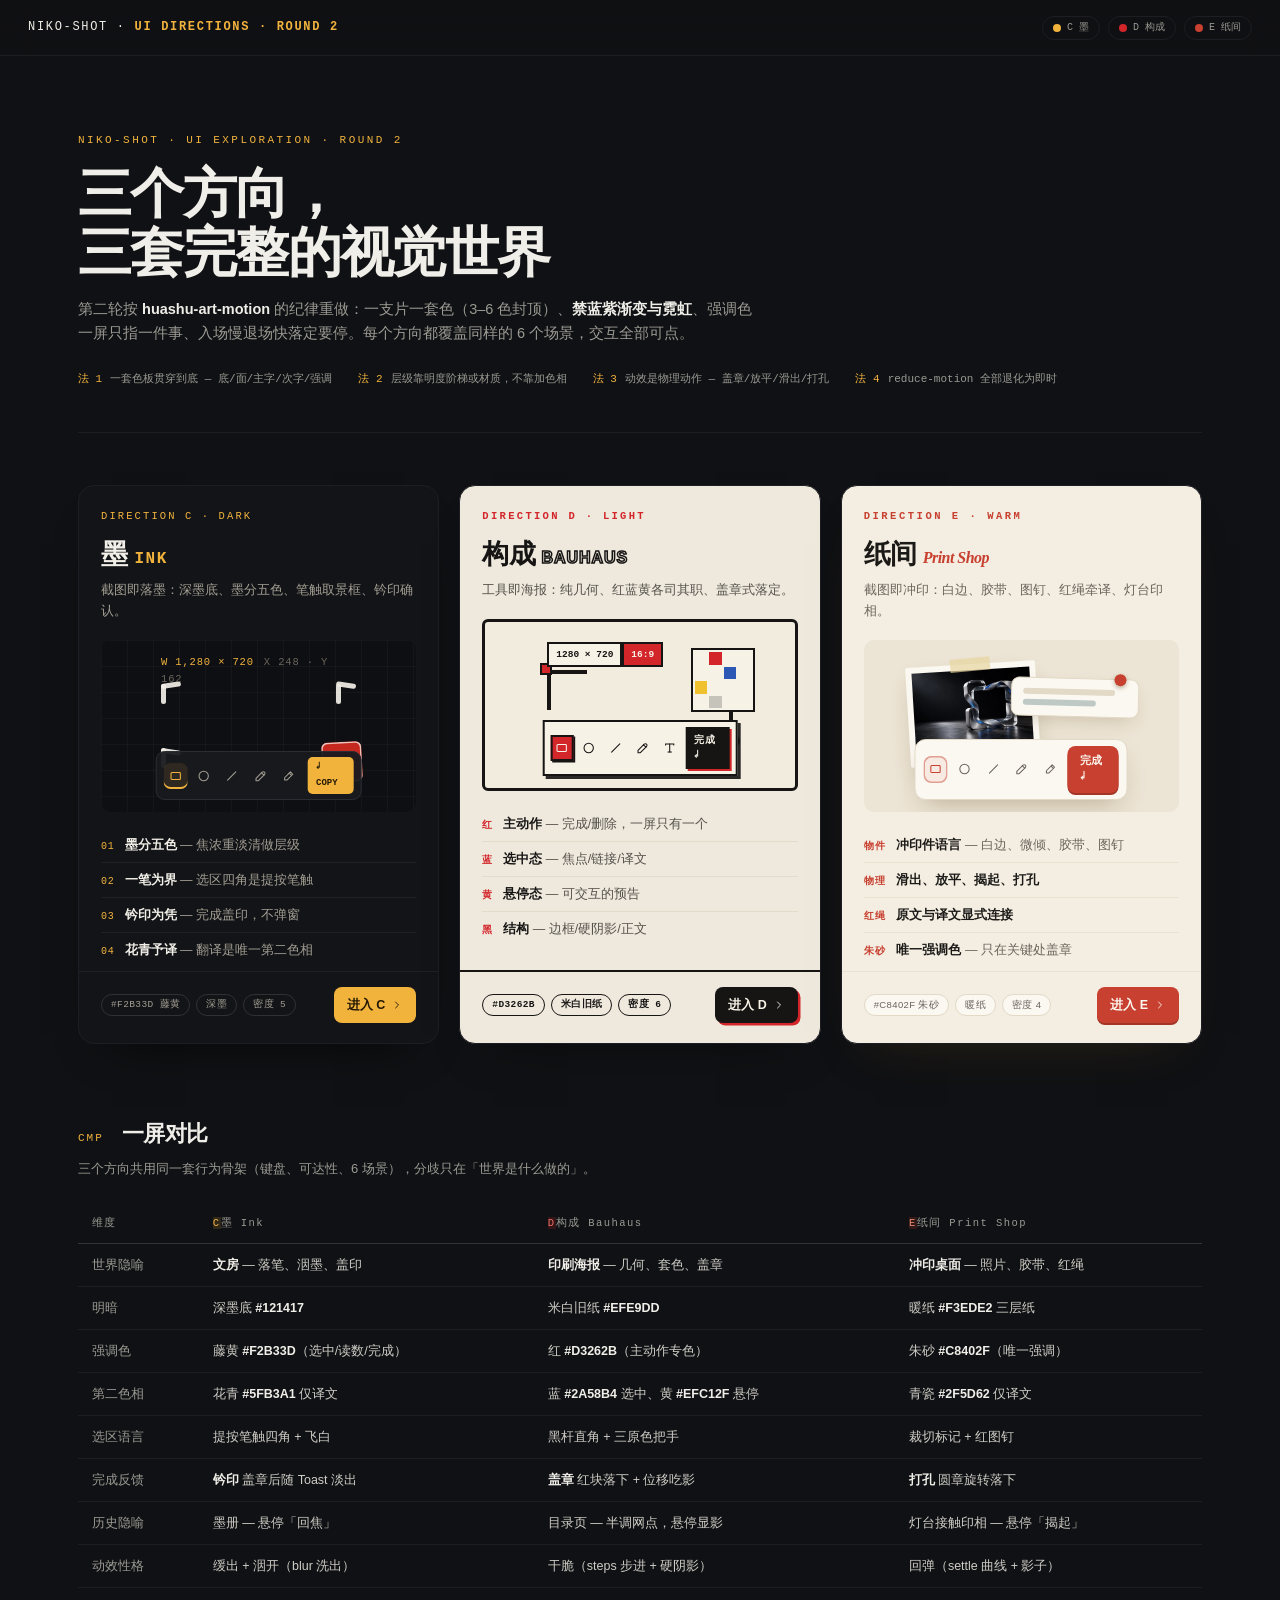
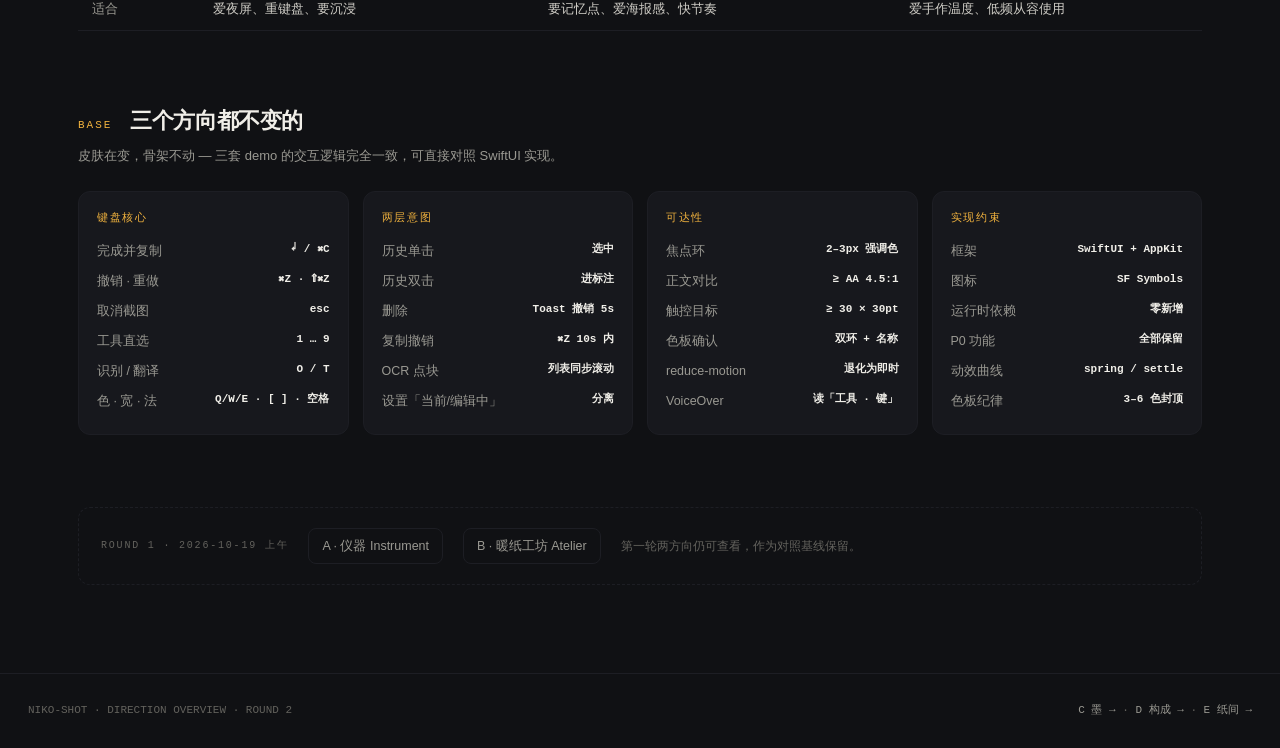
<file: design-demos/index.html>
<!doctype html>
<html lang="zh-CN">
<head>
<meta charset="utf-8">
<meta name="viewport" content="width=device-width, initial-scale=1">
<title>方向总览 — niko-shot UI 探索 · 第二轮</title>
<style>
/* ============================================================
   INDEX · 第二轮总览
   C 墨 / D 构成 / E 纸间 —— 依据 huashu-art-motion 色板纪律
   ============================================================ */
:root {
  --page: #101114;
  --page-line: #1d1e24;
  --card: #17181d;
  --text: #f0eee8;
  --muted: #9a9992;
  --faint: #63625d;
  --amber: #f2b33e;
  --red: #d3262b;
  --red-e: #c8402f;
  --mono: ui-monospace, "SF Mono", Menlo, Consolas, monospace;
  --sans: -apple-system, "SF Pro Text", "PingFang SC", "Hiragino Sans GB", sans-serif;
  --ease: cubic-bezier(.2, .8, .2, 1);
}
* { box-sizing: border-box; margin: 0; padding: 0; }
html { scroll-behavior: smooth; }
@media (prefers-reduced-motion: reduce) { *, *::before, *::after { animation-duration: .01ms !important; transition-duration: .01ms !important; } html { scroll-behavior: auto; } }
body { background: var(--page); color: var(--text); font-family: var(--sans); font-size: 14px; line-height: 1.6; -webkit-font-smoothing: antialiased; }
::selection { background: rgba(242, 178, 62, .13); color: var(--amber); }
button { font: inherit; color: inherit; background: none; border: 0; cursor: pointer; }
a { color: inherit; }
.i { width: 16px; height: 16px; display: inline-block; flex: none; vertical-align: -3px; }
.i use { pointer-events: none; }

.pg-topbar {
  position: sticky; top: 0; z-index: 40; display: flex; align-items: center; gap: 16px;
  padding: 0 28px; height: 56px; border-bottom: 1px solid var(--page-line);
  background: rgba(16, 17, 20, .88); backdrop-filter: blur(14px); -webkit-backdrop-filter: blur(14px);
}
.pg-title { font-family: var(--mono); font-size: 12px; letter-spacing: .14em; }
.pg-title b { color: var(--amber); font-weight: 600; }
.pg-chips { margin-left: auto; display: flex; gap: 8px; }
.pg-chip {
  font-family: var(--mono); font-size: 10px; color: var(--muted);
  border: 1px solid var(--page-line); border-radius: 99px; padding: 3px 10px;
  display: inline-flex; align-items: center; gap: 6px;
}
.pg-chip .dot { width: 8px; height: 8px; border-radius: 50%; }

.pg-wrap { max-width: 1180px; margin: 0 auto; padding: 0 28px; }

.pg-hero { padding: 76px 0 44px; border-bottom: 1px solid var(--page-line); }
.pg-hero .no { font-family: var(--mono); font-size: 11px; letter-spacing: .22em; color: var(--amber); }
.pg-hero h1 { font-size: clamp(36px, 5vw, 54px); font-weight: 700; letter-spacing: -.03em; line-height: 1.1; margin: 14px 0 16px; }
.pg-hero p { max-width: 680px; color: var(--muted); font-size: 14.5px; }
.pg-hero p + p { margin-top: 10px; }
.pg-hero p b { color: var(--text); font-weight: 600; }
.laws { display: flex; flex-wrap: wrap; gap: 10px 26px; margin-top: 26px; }
.laws span { font-family: var(--mono); font-size: 11px; color: var(--muted); display: inline-flex; gap: 8px; align-items: center; }
.laws b { color: var(--amber); font-weight: 500; }

.dirs { display: grid; grid-template-columns: repeat(3, 1fr); gap: 20px; padding: 52px 0 8px; }
@media (max-width: 1020px) { .dirs { grid-template-columns: 1fr; } }

.dir { border-radius: 16px; overflow: hidden; display: flex; flex-direction: column; border: 1px solid var(--page-line); transition: transform .18s var(--ease), box-shadow .18s var(--ease); }
.dir:hover { transform: translateY(-4px); }

/* C 卡：深墨 */
.dir-c { background: #121417; color: #f2efe8; box-shadow: 0 24px 48px -34px rgba(0,0,0,.95); }
.dir-c:hover { box-shadow: 0 32px 60px -32px rgba(0,0,0,1); }
.dir-c .d-head { padding: 22px 22px 0; }
.dir-c .d-no { font-family: var(--mono); font-size: 10.5px; letter-spacing: .2em; color: #f2b33d; }
.dir-c h2 { font-size: 27px; font-weight: 700; letter-spacing: -.02em; margin: 8px 0 4px; }
.dir-c h2 em { font-style: normal; color: #f2b33d; font-family: var(--mono); font-size: 16px; letter-spacing: .1em; }
.dir-c .d-sub { color: #a39e93; font-size: 13px; padding: 0 22px; }

/* D 卡：构成 */
.dir-d { background: #efe9dd; color: #161514; box-shadow: 0 24px 48px -34px rgba(0,0,0,.6); }
.dir-d:hover { box-shadow: 0 32px 60px -30px rgba(0,0,0,.65); }
.dir-d .d-head { padding: 22px 22px 0; }
.dir-d .d-no { font-family: var(--mono); font-size: 10.5px; letter-spacing: .22em; color: #d3262b; font-weight: 700; }
.dir-d h2 { font-size: 27px; font-weight: 900; letter-spacing: -.03em; margin: 8px 0 4px; text-transform: uppercase; }
.dir-d h2 em { font-style: normal; color: transparent; -webkit-text-stroke: 1.5px #161514; font-size: 16px; letter-spacing: .06em; }
.dir-d .d-sub { color: #55524c; font-size: 13px; padding: 0 22px; }

/* E 卡：纸间 */
.dir-e { background: #f3ede2; color: #1b1a17; box-shadow: 0 24px 48px -34px rgba(92, 66, 24, .5); }
.dir-e:hover { box-shadow: 0 32px 60px -30px rgba(92, 66, 24, .55); }
.dir-e .d-head { padding: 22px 22px 0; }
.dir-e .d-no { font-family: var(--mono); font-size: 10.5px; letter-spacing: .24em; color: #c8402f; font-weight: 600; }
.dir-e h2 { font-size: 27px; font-weight: 650; letter-spacing: -.02em; margin: 8px 0 4px; font-family: "New York", "Iowan Old Style", Georgia, "Songti SC", serif; }
.dir-e h2 em { font-style: italic; color: #c8402f; font-size: 16px; font-family: inherit; }
.dir-e .d-sub { color: #6b655b; font-size: 13px; padding: 0 22px; }

/* 样机舞台 */
.d-stage { margin: 18px 22px 0; border-radius: 10px; position: relative; overflow: hidden; height: 172px; }
.stage-c {
  background: #0e0f13; background-image:
    linear-gradient(rgba(242,239,232,.035) 1px, transparent 1px),
    linear-gradient(90deg, rgba(242,239,232,.035) 1px, transparent 1px);
  background-size: 26px 26px, 26px 26px, auto;
}
.stage-d { background: #f2ecdf; border: 3px solid #161514; border-radius: 6px; }
.stage-e { background: #ece4d4; }

/* C 样机 */
.stage-c .vf { position: absolute; inset: 44px 60px; }
.stage-c .vf i { position: absolute; width: 20px; height: 20px; }
.stage-c .vf i::before, .stage-c .vf i::after { content: ""; position: absolute; background: #f2efe8; opacity: .92; border-radius: 3px; }
.stage-c .vf i::before { width: 100%; height: 4.5px; }
.stage-c .vf i::after { width: 4.5px; height: 100%; }
.stage-c .vf i:nth-child(1) { top: 0; left: 0; }
.stage-c .vf i:nth-child(1)::before { transform-origin: left; transform: rotate(-8deg); }
.stage-c .vf i:nth-child(2) { top: 0; right: 0; }
.stage-c .vf i:nth-child(2)::before { transform-origin: right; transform: rotate(8deg); }
.stage-c .vf i:nth-child(3) { bottom: 0; left: 0; }
.stage-c .vf i:nth-child(3)::before { transform-origin: left; transform: rotate(8deg); }
.stage-c .vf i:nth-child(4) { bottom: 0; right: 0; }
.stage-c .vf i:nth-child(4)::before { transform-origin: right; transform: rotate(-8deg); }
.stage-c .rd { position: absolute; top: -30px; left: 0; font-family: var(--mono); font-size: 10.5px; color: #f2b33d; letter-spacing: .08em; }
.stage-c .rd span { color: #6b665c; margin-left: 10px; }
.stage-c .seal { position: absolute; right: -6px; bottom: -14px; width: 40px; height: 40px; border-radius: 6px; background: #c4281e; color: #f6ece4; display: grid; place-items: center; font-size: 12px; font-weight: 700; writing-mode: vertical-rl; box-shadow: inset 0 0 0 1.5px rgba(246,236,228,.8); transform: rotate(-3deg); }
.stage-c .hud-mini {
  position: absolute; left: 50%; bottom: 12px; transform: translateX(-50%);
  display: flex; align-items: center; gap: 4px; padding: 5px 7px;
  background: rgba(24, 26, 30, .94); border: 1px solid #2a2d32; border-radius: 9px;
}
.stage-c .hud-mini b { width: 26px; height: 26px; border-radius: 7px; display: grid; place-items: center; color: #a39e93; }
.stage-c .hud-mini b.on { background: rgba(242,179,62,.1); color: #f2b33d; box-shadow: inset 0 -2px 0 #f2b33d; }
.stage-c .hud-mini b svg { width: 14px; height: 14px; }
.stage-c .hud-mini .go { font-family: var(--mono); font-size: 9px; color: #221804; background: #f2b33d; border-radius: 5px; padding: 4px 8px; font-weight: 600; margin-left: 3px; }

/* D 样机 */
.stage-d .rods { position: absolute; inset: 48px 62px; }
.stage-d .rods i { position: absolute; background: #161514; }
.stage-d .rods i:nth-child(1) { top: 0; left: 0; width: 40px; height: 4px; }
.stage-d .rods i:nth-child(2) { top: 0; left: 0; width: 4px; height: 40px; }
.stage-d .rods i:nth-child(3) { bottom: 0; right: 0; width: 40px; height: 4px; }
.stage-d .rods i:nth-child(4) { bottom: 0; right: 0; width: 4px; height: 40px; }
.stage-d .k-r { position: absolute; left: -7px; top: -7px; width: 12px; height: 12px; background: #d3262b; border: 2px solid #161514; }
.stage-d .k-b { position: absolute; right: -7px; bottom: -7px; width: 12px; height: 12px; border-radius: 50%; background: #2a58b4; border: 2px solid #161514; }
.stage-d .rd { position: absolute; top: -28px; left: 0; display: inline-flex; font-family: var(--mono); font-size: 9.5px; font-weight: 700; }
.stage-d .rd span { padding: 3px 7px; border: 2px solid #161514; background: #f7f2e6; }
.stage-d .rd span.red { background: #d3262b; color: #f7f2e6; }
.stage-d .gridwin {
  position: absolute; right: 40px; top: 26px; width: 64px; height: 64px;
  border: 2.5px solid #161514; background: #f7f2e6;
  display: grid; grid-template-columns: repeat(4, 1fr); gap: 2px; padding: 2px;
}
.stage-d .gridwin i { animation: dswap 1.7s steps(1) infinite; }
.stage-d .gridwin i:nth-child(2) { background: #d3262b; }
.stage-d .gridwin i:nth-child(7) { background: #2a58b4; animation-delay: .4s; }
.stage-d .gridwin i:nth-child(9) { background: #efc12f; animation-delay: .8s; }
.stage-d .gridwin i:nth-child(14) { background: #c6c3bb; animation-delay: .6s; }
@keyframes dswap { 0%, 52% { opacity: 1; } 53%, 100% { opacity: 0; } }
.stage-d .tool-mini {
  position: absolute; left: 50%; bottom: 12px; transform: translateX(-50%);
  display: flex; align-items: center; gap: 4px; padding: 5px 6px;
  background: #f7f2e6; border: 2.5px solid #161514; box-shadow: 3px 3px 0 rgba(22,21,20,.9);
}
.stage-d .tool-mini b { width: 26px; height: 26px; display: grid; place-items: center; color: #161514; border: 2px solid transparent; }
.stage-d .tool-mini b.on { border-color: #161514; background: #d3262b; color: #f7f2e6; box-shadow: 1.5px 1.5px 0 #161514; }
.stage-d .tool-mini b svg { width: 14px; height: 14px; }
.stage-d .tool-mini .go { font-size: 10px; font-weight: 800; letter-spacing: .06em; color: #f7f2e6; background: #161514; border-radius: 0; padding: 5px 9px; box-shadow: 2px 2px 0 #d3262b; text-transform: uppercase; }

/* E 样机 */
.stage-e .print {
  position: absolute; left: 44px; top: 24px; width: 130px;
  background: #fbf8f2; padding: 6px 6px 16px; border-radius: 2px;
  box-shadow: 0 10px 24px -8px rgba(92,66,24,.3); transform: rotate(-3.5deg);
}
.stage-e .print::after { content: ""; position: absolute; top: -6px; left: 50%; width: 40px; height: 13px; transform: translateX(-50%) rotate(-2deg); background: rgba(232,214,158,.68); }
.stage-e .print img { width: 100%; height: 78px; object-fit: cover; display: block; filter: saturate(.88); }
.stage-e .string { position: absolute; inset: 0; }
.stage-e .string path { fill: none; stroke: #c8402f; stroke-width: 1.5; stroke-dasharray: 5 5; opacity: .6; }
.stage-e .card {
  position: absolute; right: 40px; top: 38px; width: 128px;
  background: #fbf8f2; border: 1px solid #e2d9c6; border-radius: 8px; padding: 10px 11px;
  box-shadow: 0 8px 20px -8px rgba(92,66,24,.28); transform: rotate(1.5deg);
}
.stage-e .card .l1 { height: 6px; border-radius: 3px; background: #e2d9c6; margin-bottom: 5px; width: 88%; }
.stage-e .card .l2 { height: 6px; border-radius: 3px; background: rgba(47,93,98,.3); width: 70%; }
.stage-e .card .pin { position: absolute; top: -6px; right: 12px; width: 12px; height: 12px; border-radius: 50%; background: #c8402f; box-shadow: 0 2px 4px rgba(92,66,24,.4); }
.stage-e .tool-mini {
  position: absolute; left: 50%; bottom: 12px; transform: translateX(-50%);
  display: flex; align-items: center; gap: 5px; padding: 6px 8px;
  background: #fbf8f2; border: 1px solid #e2d9c6; border-radius: 11px;
  box-shadow: 0 12px 26px -10px rgba(92,66,24,.35);
}
.stage-e .tool-mini b { width: 27px; height: 27px; border-radius: 8px; display: grid; place-items: center; color: #6b655b; }
.stage-e .tool-mini b.on { color: #c8402f; background: rgba(200,64,47,.08); box-shadow: inset 0 0 0 1.5px rgba(200,64,47,.45); }
.stage-e .tool-mini b svg { width: 14px; height: 14px; }
.stage-e .tool-mini .go { font-size: 11px; font-weight: 650; color: #fdf7f0; background: #c8402f; border-radius: 8px; padding: 6px 12px; box-shadow: 0 2px 0 #a33426; }

/* 要点 */
.d-points { list-style: none; padding: 16px 22px 4px; }
.d-points li { display: flex; gap: 10px; align-items: baseline; padding: 7px 0; font-size: 12.5px; }
.dir-c .d-points li { color: #a39e93; border-top: 1px solid rgba(255,255,255,.05); }
.dir-c .d-points li:first-child { border-top: 0; }
.dir-c .d-points b { color: #f2b33d; font-family: var(--mono); font-size: 10px; font-weight: 500; letter-spacing: .08em; }
.dir-c .d-points strong { color: #f2efe8; font-weight: 600; }
.dir-d .d-points li { color: #55524c; border-top: 1px solid #e4dccb; }
.dir-d .d-points li:first-child { border-top: 0; }
.dir-d .d-points b { color: #d3262b; font-family: var(--mono); font-size: 10px; font-weight: 700; letter-spacing: .1em; }
.dir-d .d-points strong { color: #161514; font-weight: 700; }
.dir-e .d-points li { color: #6b655b; border-top: 1px solid #ebe3d2; }
.dir-e .d-points li:first-child { border-top: 0; }
.dir-e .d-points b { color: #c8402f; font-size: 10px; font-weight: 700; letter-spacing: .14em; }
.dir-e .d-points strong { color: #1b1a17; font-weight: 650; }

.d-foot { margin-top: auto; padding: 15px 22px 20px; display: flex; align-items: center; gap: 12px; }
.dir-c .d-foot { border-top: 1px solid rgba(255,255,255,.05); }
.dir-d .d-foot { border-top: 2px solid #161514; }
.dir-e .d-foot { border-top: 1px solid #ebe3d2; }
.d-meta { display: flex; gap: 6px; flex-wrap: wrap; }
.d-tag { font-size: 9.5px; border-radius: 99px; padding: 2.5px 9px; letter-spacing: .04em; }
.dir-c .d-tag { font-family: var(--mono); color: #a39e93; border: 1px solid rgba(255,255,255,.12); }
.dir-d .d-tag { font-family: var(--mono); font-weight: 700; color: #161514; border: 1.5px solid #161514; }
.dir-e .d-tag { color: #6b655b; border: 1px solid #e2d9c6; background: #fbf8f2; }
.d-open {
  margin-left: auto; text-decoration: none; display: inline-flex; align-items: center; gap: 6px;
  font-size: 12.5px; font-weight: 650; border-radius: 8px; padding: 8px 13px;
  transition: transform .14s var(--ease), filter var(--fast);
}
.d-open:active { transform: scale(.95); }
.dir-c .d-open { color: #221804; background: #f2b33d; }
.dir-d .d-open { color: #f7f2e6; background: #161514; box-shadow: 2.5px 2.5px 0 #d3262b; }
.dir-e .d-open { color: #fdf7f0; background: #c8402f; box-shadow: 0 2px 0 #a33426; }

/* 对比 */
.pg-section { padding: 64px 0 8px; }
.pg-sec-head { display: flex; align-items: baseline; gap: 18px; margin-bottom: 8px; }
.pg-sec-head .no { font-family: var(--mono); font-size: 11px; color: var(--amber); letter-spacing: .18em; }
.pg-sec-head h2 { font-size: 22px; font-weight: 650; letter-spacing: -.02em; }
.pg-sec-sub { color: var(--muted); font-size: 13px; margin-bottom: 24px; max-width: 680px; }

table.cmp { width: 100%; border-collapse: collapse; font-size: 12.5px; }
table.cmp th, table.cmp td { text-align: left; padding: 11px 14px; border-bottom: 1px solid var(--page-line); vertical-align: top; }
table.cmp thead th { font-family: var(--mono); font-size: 10.5px; letter-spacing: .14em; color: var(--muted); font-weight: 500; border-bottom: 1px solid rgba(255,255,255,.14); }
table.cmp td.dim { color: var(--muted); white-space: nowrap; }
table.cmp td { color: #cfcdc6; }
table.cmp td b { color: var(--text); font-weight: 600; }
table.cmp td .mk { font-family: var(--mono); font-size: 9px; letter-spacing: .1em; border-radius: 4px; padding: 1px 6px; margin-right: 8px; }
.mk-c { background: rgba(242,178,62,.14); color: var(--amber); }
.mk-d { background: rgba(211,38,43,.18); color: #ee7064; }
.mk-e { background: rgba(200,64,47,.18); color: #e88a70; }

/* 基线 */
.base-grid { display: grid; grid-template-columns: repeat(auto-fit, minmax(240px, 1fr)); gap: 14px; }
.base { border: 1px solid var(--page-line); border-radius: 12px; padding: 18px; background: var(--card); }
.base h3 { font-family: var(--mono); font-size: 10.5px; letter-spacing: .16em; color: var(--amber); font-weight: 500; margin-bottom: 10px; }
.base ul { list-style: none; }
.base li { color: var(--muted); font-size: 12.5px; padding: 5px 0; display: flex; justify-content: space-between; gap: 12px; }
.base li b { color: var(--text); font-weight: 600; white-space: nowrap; font-family: var(--mono); font-size: 11px; }

/* 第一轮归档 */
.r1 { border: 1px dashed var(--page-line); border-radius: 12px; padding: 20px 22px; display: flex; align-items: center; gap: 20px; flex-wrap: wrap; }
.r1 .r1-t { font-family: var(--mono); font-size: 10px; letter-spacing: .18em; color: var(--faint); }
.r1 a { color: var(--muted); text-decoration: none; font-size: 12.5px; padding: 7px 13px; border: 1px solid var(--page-line); border-radius: 8px; transition: color var(--fast), border-color var(--fast); }
.r1 a:hover { color: var(--amber); border-color: var(--amber); }

.pg-footer { border-top: 1px solid var(--page-line); margin-top: 80px; padding: 28px; display: flex; justify-content: space-between; flex-wrap: wrap; gap: 10px; color: var(--faint); font-family: var(--mono); font-size: 11px; }
.pg-footer a { color: var(--muted); text-decoration: none; }
.pg-footer a:hover { color: var(--amber); }
</style>
</head>
<body>

<svg width="0" height="0" style="position:absolute" aria-hidden="true">
  <symbol id="i-rect" viewBox="0 0 24 24" fill="none" stroke="currentColor" stroke-width="1.8" stroke-linecap="round"><rect x="4" y="6" width="16" height="12" rx="1.5"/></symbol>
  <symbol id="i-circle" viewBox="0 0 24 24" fill="none" stroke="currentColor" stroke-width="1.8"><circle cx="12" cy="12" r="8"/></symbol>
  <symbol id="i-line" viewBox="0 0 24 24" fill="none" stroke="currentColor" stroke-width="1.8" stroke-linecap="round"><path d="M5 19L19 5"/></symbol>
  <symbol id="i-pen" viewBox="0 0 24 24" fill="none" stroke="currentColor" stroke-width="1.8" stroke-linecap="round" stroke-linejoin="round"><path d="M4 20h4L18.5 9.5a2.83 2.83 0 1 0-4-4L4 16v4z"/><path d="M13.5 6.5l4 4"/></symbol>
  <symbol id="i-marker" viewBox="0 0 24 24" fill="none" stroke="currentColor" stroke-width="1.8" stroke-linecap="round" stroke-linejoin="round"><path d="M5 15L15 5l4 4-10 10H5v-4z"/><path d="M13 7l4 4"/></symbol>
  <symbol id="i-text" viewBox="0 0 24 24" fill="none" stroke="currentColor" stroke-width="1.8" stroke-linecap="round"><path d="M5 7V5h14v2"/><path d="M12 5v14"/><path d="M9 19h6"/></symbol>
  <symbol id="i-chevron" viewBox="0 0 24 24" fill="none" stroke="currentColor" stroke-width="1.8" stroke-linecap="round" stroke-linejoin="round"><path d="M9 6l6 6-6 6"/></symbol>
</svg>

<header class="pg-topbar">
  <span class="pg-title">NIKO-SHOT · <b>UI DIRECTIONS · ROUND 2</b></span>
  <div class="pg-chips">
    <span class="pg-chip"><i class="dot" style="background:#f2b33d"></i>C 墨</span>
    <span class="pg-chip"><i class="dot" style="background:#d3262b"></i>D 构成</span>
    <span class="pg-chip"><i class="dot" style="background:#c8402f"></i>E 纸间</span>
  </div>
</header>

<main class="pg-wrap">

  <section class="pg-hero">
    <div class="no">NIKO-SHOT · UI EXPLORATION · ROUND 2</div>
    <h1>三个方向，<br>三套完整的视觉世界</h1>
    <p>第二轮按 <b>huashu-art-motion</b> 的纪律重做：一支片一套色（3–6 色封顶）、<b>禁蓝紫渐变与霓虹</b>、强调色一屏只指一件事、入场慢退场快落定要停。每个方向都覆盖同样的 6 个场景，交互全部可点。</p>
    <div class="laws">
      <span><b>法 1</b> 一套色板贯穿到底 — 底/面/主字/次字/强调</span>
      <span><b>法 2</b> 层级靠明度阶梯或材质，不靠加色相</span>
      <span><b>法 3</b> 动效是物理动作 — 盖章/放平/滑出/打孔</span>
      <span><b>法 4</b> reduce-motion 全部退化为即时</span>
    </div>
  </section>

  <section class="dirs">

    <!-- C -->
    <article class="dir dir-c">
      <div class="d-head">
        <div class="d-no">DIRECTION C · DARK</div>
        <h2>墨 <em>INK</em></h2>
      </div>
      <p class="d-sub">截图即落墨：深墨底、墨分五色、笔触取景框、钤印确认。</p>
      <div class="d-stage stage-c">
        <div class="vf"><i></i><i></i><i></i><i></i>
          <div class="rd">W 1,280 × 720<span>X 248 · Y 162</span></div>
          <div class="seal">墨成</div>
        </div>
        <div class="hud-mini">
          <b class="on"><svg><use href="#i-rect"/></svg></b>
          <b><svg><use href="#i-circle"/></svg></b>
          <b><svg><use href="#i-line"/></svg></b>
          <b><svg><use href="#i-pen"/></svg></b>
          <b><svg><use href="#i-marker"/></svg></b>
          <span class="go">↵ COPY</span>
        </div>
      </div>
      <ul class="d-points">
        <li><b>01</b><span><strong>墨分五色</strong> — 焦浓重淡清做层级</span></li>
        <li><b>02</b><span><strong>一笔为界</strong> — 选区四角是提按笔触</span></li>
        <li><b>03</b><span><strong>钤印为凭</strong> — 完成盖印，不弹窗</span></li>
        <li><b>04</b><span><strong>花青予译</strong> — 翻译是唯一第二色相</span></li>
      </ul>
      <div class="d-foot">
        <div class="d-meta">
          <span class="d-tag">#F2B33D 藤黄</span>
          <span class="d-tag">深墨</span>
          <span class="d-tag">密度 5</span>
        </div>
        <a class="d-open" href="direction-c-ink.html">进入 C <svg class="i" style="width:12px;height:12px"><use href="#i-chevron"/></svg></a>
      </div>
    </article>

    <!-- D -->
    <article class="dir dir-d">
      <div class="d-head">
        <div class="d-no">DIRECTION D · LIGHT</div>
        <h2>构成 <em>BAUHAUS</em></h2>
      </div>
      <p class="d-sub">工具即海报：纯几何、红蓝黄各司其职、盖章式落定。</p>
      <div class="d-stage stage-d">
        <div class="rods"><i></i><i></i><i></i><i></i><span class="k-r"></span><span class="k-b"></span>
          <div class="rd"><span>1280 × 720</span><span class="red">16:9</span></div>
        </div>
        <div class="gridwin"><i></i><i></i><i></i><i></i><i></i><i></i><i></i><i></i><i></i><i></i><i></i><i></i><i></i><i></i><i></i><i></i></div>
        <div class="tool-mini">
          <b class="on"><svg><use href="#i-rect"/></svg></b>
          <b><svg><use href="#i-circle"/></svg></b>
          <b><svg><use href="#i-line"/></svg></b>
          <b><svg><use href="#i-pen"/></svg></b>
          <b><svg><use href="#i-text"/></svg></b>
          <span class="go">完成 ↵</span>
        </div>
      </div>
      <ul class="d-points">
        <li><b>红</b><span><strong>主动作</strong> — 完成/删除，一屏只有一个</span></li>
        <li><b>蓝</b><span><strong>选中态</strong> — 焦点/链接/译文</span></li>
        <li><b>黄</b><span><strong>悬停态</strong> — 可交互的预告</span></li>
        <li><b>黑</b><span><strong>结构</strong> — 边框/硬阴影/正文</span></li>
      </ul>
      <div class="d-foot">
        <div class="d-meta">
          <span class="d-tag">#D3262B</span>
          <span class="d-tag">米白旧纸</span>
          <span class="d-tag">密度 6</span>
        </div>
        <a class="d-open" href="direction-d-bauhaus.html">进入 D <svg class="i" style="width:12px;height:12px"><use href="#i-chevron"/></svg></a>
      </div>
    </article>

    <!-- E -->
    <article class="dir dir-e">
      <div class="d-head">
        <div class="d-no">DIRECTION E · WARM</div>
        <h2>纸间 <em>Print Shop</em></h2>
      </div>
      <p class="d-sub">截图即冲印：白边、胶带、图钉、红绳牵译、灯台印相。</p>
      <div class="d-stage stage-e">
        <div class="print"><img src="../website/assets/capture-sculpture.jpg" alt=""></div>
        <svg class="string" viewBox="0 0 100 172" preserveAspectRatio="none"><path d="M42 66 C 56 74, 58 86, 52 96"/></svg>
        <div class="card"><span class="pin"></span><div class="l1"></div><div class="l2"></div></div>
        <div class="tool-mini">
          <b class="on"><svg><use href="#i-rect"/></svg></b>
          <b><svg><use href="#i-circle"/></svg></b>
          <b><svg><use href="#i-line"/></svg></b>
          <b><svg><use href="#i-pen"/></svg></b>
          <b><svg><use href="#i-marker"/></svg></b>
          <span class="go">完成 ↵</span>
        </div>
      </div>
      <ul class="d-points">
        <li><b>物件</b><span><strong>冲印件语言</strong> — 白边、微倾、胶带、图钉</span></li>
        <li><b>物理</b><span><strong>滑出、放平、揭起、打孔</strong></span></li>
        <li><b>红绳</b><span><strong>原文与译文显式连接</strong></span></li>
        <li><b>朱砂</b><span><strong>唯一强调色</strong> — 只在关键处盖章</span></li>
      </ul>
      <div class="d-foot">
        <div class="d-meta">
          <span class="d-tag">#C8402F 朱砂</span>
          <span class="d-tag">暖纸</span>
          <span class="d-tag">密度 4</span>
        </div>
        <a class="d-open" href="direction-e-printshop.html">进入 E <svg class="i" style="width:12px;height:12px"><use href="#i-chevron"/></svg></a>
      </div>
    </article>

  </section>

  <!-- ============ 对比 ============ -->
  <section class="pg-section" id="compare">
    <div class="pg-sec-head"><span class="no">CMP</span><h2>一屏对比</h2></div>
    <p class="pg-sec-sub">三个方向共用同一套行为骨架（键盘、可达性、6 场景），分歧只在「世界是什么做的」。</p>
    <table class="cmp">
      <thead>
        <tr><th>维度</th><th><span class="mk mk-c">C</span>墨 Ink</th><th><span class="mk mk-d">D</span>构成 Bauhaus</th><th><span class="mk mk-e">E</span>纸间 Print Shop</th></tr>
      </thead>
      <tbody>
        <tr><td class="dim">世界隐喻</td><td><b>文房</b> — 落笔、洇墨、盖印</td><td><b>印刷海报</b> — 几何、套色、盖章</td><td><b>冲印桌面</b> — 照片、胶带、红绳</td></tr>
        <tr><td class="dim">明暗</td><td>深墨底 <b>#121417</b></td><td>米白旧纸 <b>#EFE9DD</b></td><td>暖纸 <b>#F3EDE2</b> 三层纸</td></tr>
        <tr><td class="dim">强调色</td><td>藤黄 <b>#F2B33D</b>（选中/读数/完成）</td><td>红 <b>#D3262B</b>（主动作专色）</td><td>朱砂 <b>#C8402F</b>（唯一强调）</td></tr>
        <tr><td class="dim">第二色相</td><td>花青 <b>#5FB3A1</b> 仅译文</td><td>蓝 <b>#2A58B4</b> 选中、黄 <b>#EFC12F</b> 悬停</td><td>青瓷 <b>#2F5D62</b> 仅译文</td></tr>
        <tr><td class="dim">选区语言</td><td>提按笔触四角 + 飞白</td><td>黑杆直角 + 三原色把手</td><td>裁切标记 + 红图钉</td></tr>
        <tr><td class="dim">完成反馈</td><td><b>钤印</b> 盖章后随 Toast 淡出</td><td><b>盖章</b> 红块落下 + 位移吃影</td><td><b>打孔</b> 圆章旋转落下</td></tr>
        <tr><td class="dim">历史隐喻</td><td>墨册 — 悬停「回焦」</td><td>目录页 — 半调网点，悬停显影</td><td>灯台接触印相 — 悬停「揭起」</td></tr>
        <tr><td class="dim">动效性格</td><td>缓出 + 洇开（blur 洗出）</td><td>干脆（steps 步进 + 硬阴影）</td><td>回弹（settle 曲线 + 影子）</td></tr>
        <tr><td class="dim">适合</td><td>爱夜屏、重键盘、要沉浸</td><td>要记忆点、爱海报感、快节奏</td><td>爱手作温度、低频从容使用</td></tr>
      </tbody>
    </table>
  </section>

  <!-- ============ 基线 ============ -->
  <section class="pg-section" id="baseline">
    <div class="pg-sec-head"><span class="no">BASE</span><h2>三个方向都不变的</h2></div>
    <p class="pg-sec-sub">皮肤在变，骨架不动 — 三套 demo 的交互逻辑完全一致，可直接对照 SwiftUI 实现。</p>
    <div class="base-grid">
      <div class="base">
        <h3>键盘核心</h3>
        <ul>
          <li>完成并复制<b>↵ / ⌘C</b></li>
          <li>撤销 · 重做<b>⌘Z · ⇧⌘Z</b></li>
          <li>取消截图<b>esc</b></li>
          <li>工具直选<b>1 … 9</b></li>
          <li>识别 / 翻译<b>O / T</b></li>
          <li>色 · 宽 · 法<b>Q/W/E · [ ] · 空格</b></li>
        </ul>
      </div>
      <div class="base">
        <h3>两层意图</h3>
        <ul>
          <li>历史单击<b>选中</b></li>
          <li>历史双击<b>进标注</b></li>
          <li>删除<b>Toast 撤销 5s</b></li>
          <li>复制撤销<b>⌘Z 10s 内</b></li>
          <li>OCR 点块<b>列表同步滚动</b></li>
          <li>设置「当前/编辑中」<b>分离</b></li>
        </ul>
      </div>
      <div class="base">
        <h3>可达性</h3>
        <ul>
          <li>焦点环<b>2–3px 强调色</b></li>
          <li>正文对比<b>≥ AA 4.5:1</b></li>
          <li>触控目标<b>≥ 30 × 30pt</b></li>
          <li>色板确认<b>双环 + 名称</b></li>
          <li>reduce-motion<b>退化为即时</b></li>
          <li>VoiceOver<b>读「工具 · 键」</b></li>
        </ul>
      </div>
      <div class="base">
        <h3>实现约束</h3>
        <ul>
          <li>框架<b>SwiftUI + AppKit</b></li>
          <li>图标<b>SF Symbols</b></li>
          <li>运行时依赖<b>零新增</b></li>
          <li>P0 功能<b>全部保留</b></li>
          <li>动效曲线<b>spring / settle</b></li>
          <li>色板纪律<b>3–6 色封顶</b></li>
        </ul>
      </div>
    </div>
  </section>

  <!-- ============ 第一轮归档 ============ -->
  <section class="pg-section">
    <div class="r1">
      <span class="r1-t">ROUND 1 · 2026-10-19 上午</span>
      <a href="direction-a-instrument.html">A · 仪器 Instrument</a>
      <a href="direction-b-atelier.html">B · 暖纸工坊 Atelier</a>
      <span style="font-size:12px;color:var(--faint)">第一轮两方向仍可查看，作为对照基线保留。</span>
    </div>
  </section>

</main>

<footer class="pg-footer">
  <span>NIKO-SHOT · DIRECTION OVERVIEW · ROUND 2</span>
  <span><a href="direction-c-ink.html">C 墨 →</a> · <a href="direction-d-bauhaus.html">D 构成 →</a> · <a href="direction-e-printshop.html">E 纸间 →</a></span>
</footer>

<script>
// 样机内工具按钮可点击切换
document.querySelectorAll('.hud-mini b, .tool-mini b').forEach(btn => {
  btn.addEventListener('click', () => {
    if (btn.tagName !== 'B') return;
    btn.parentElement.querySelectorAll('b').forEach(x => x.classList.remove('on'));
    btn.classList.add('on');
  });
});
</script>
</body>
</html>
</file>
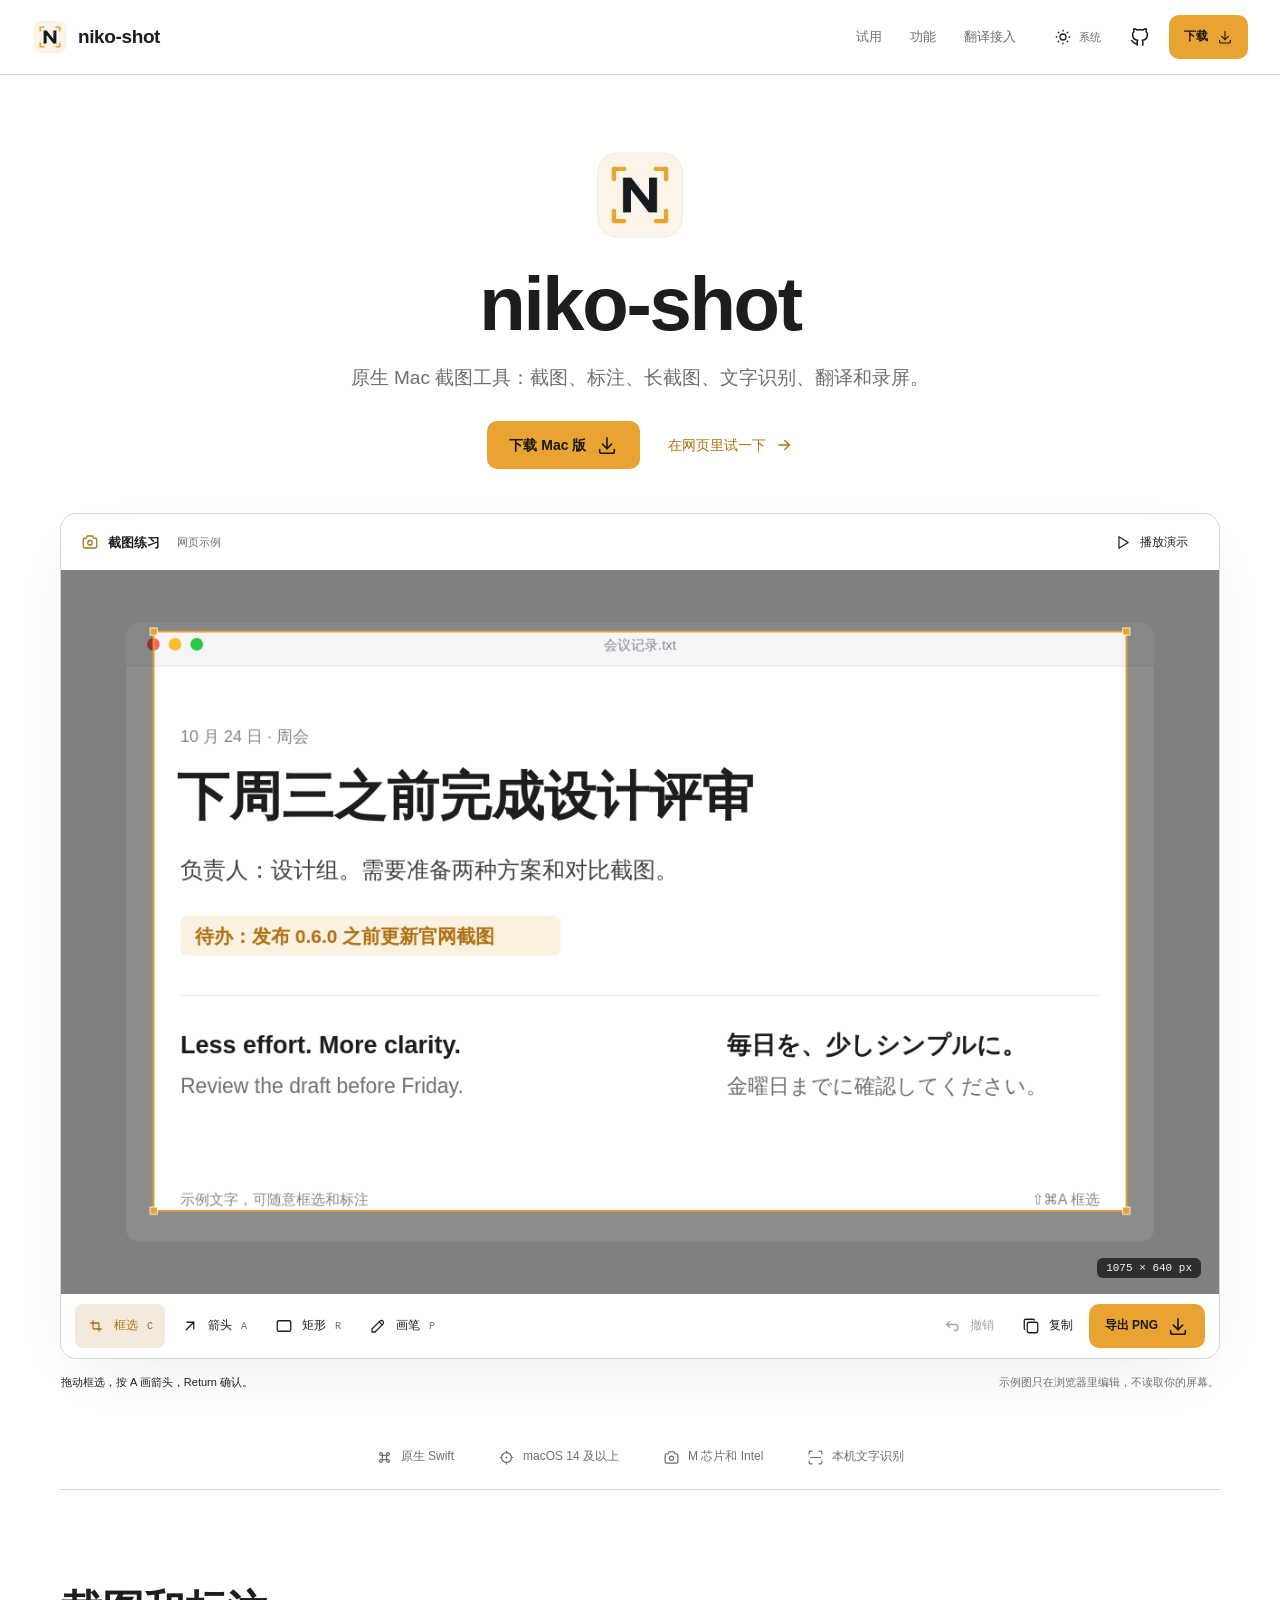
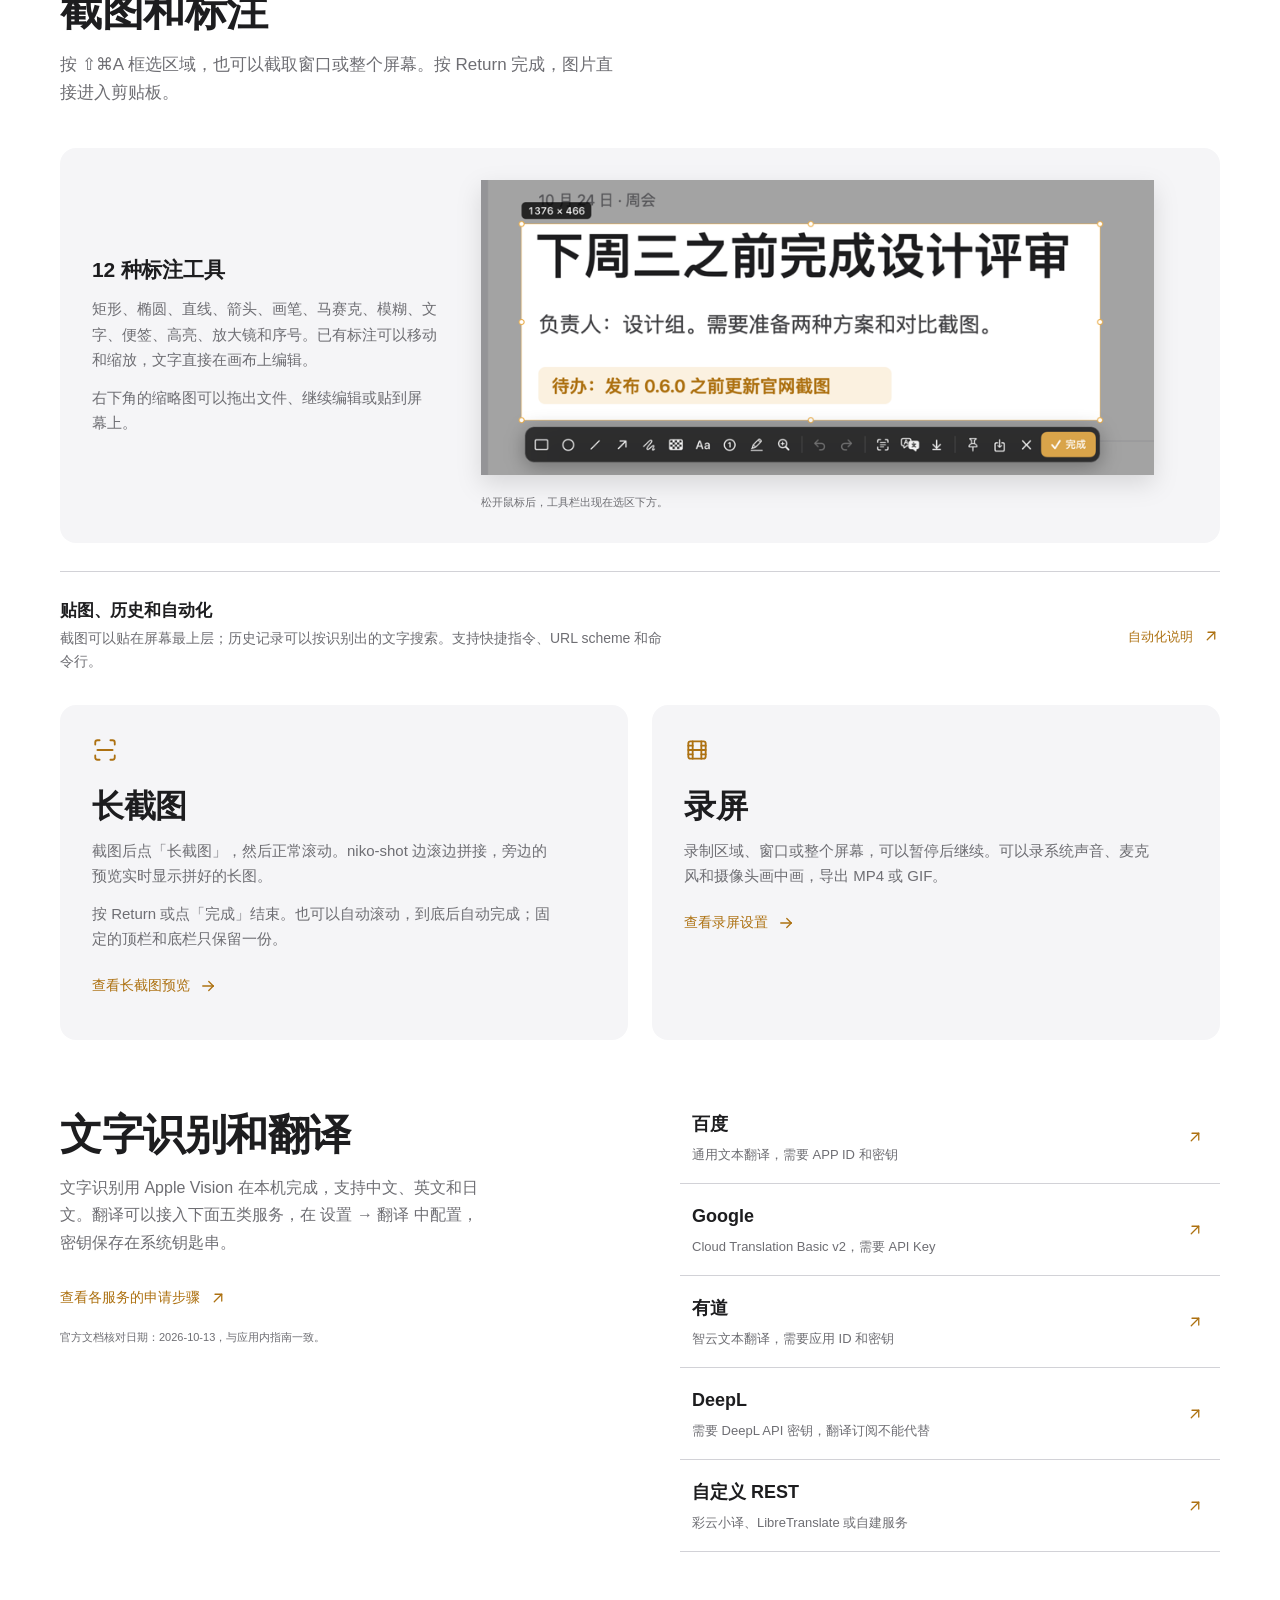
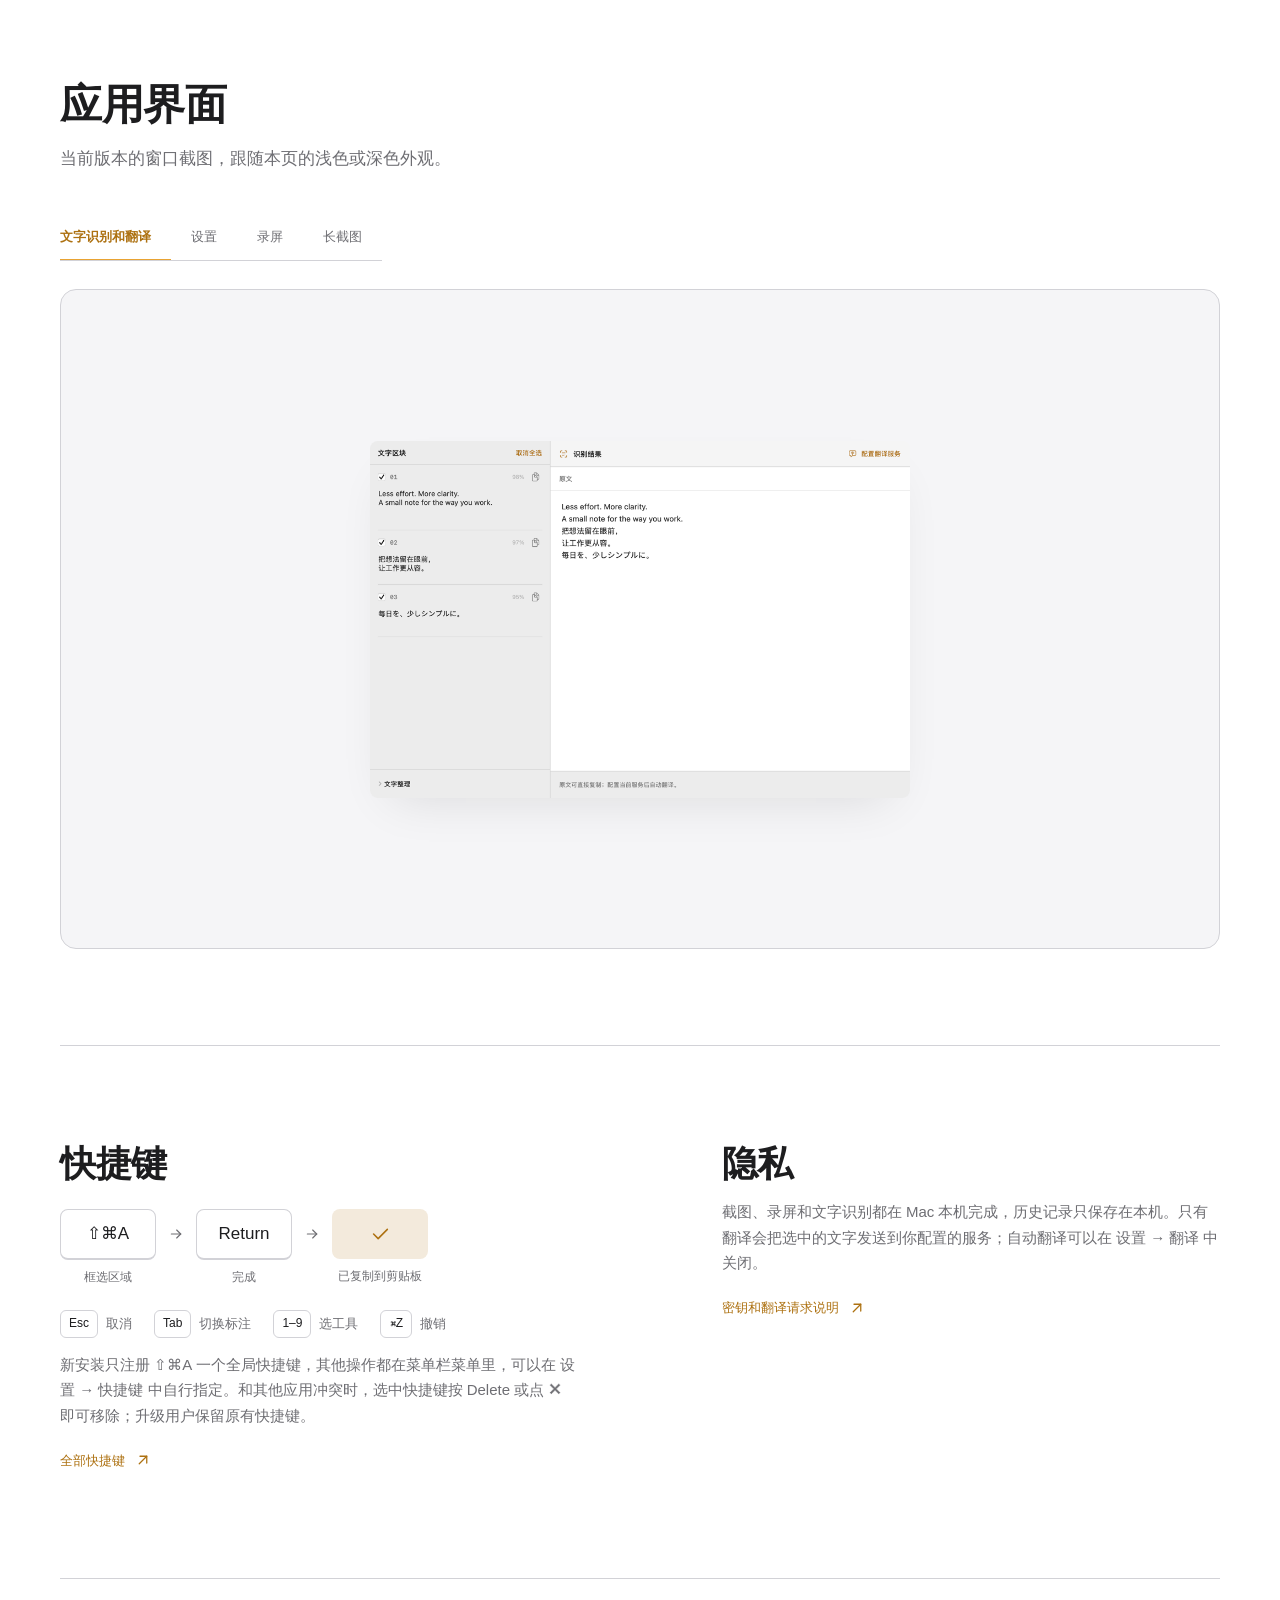
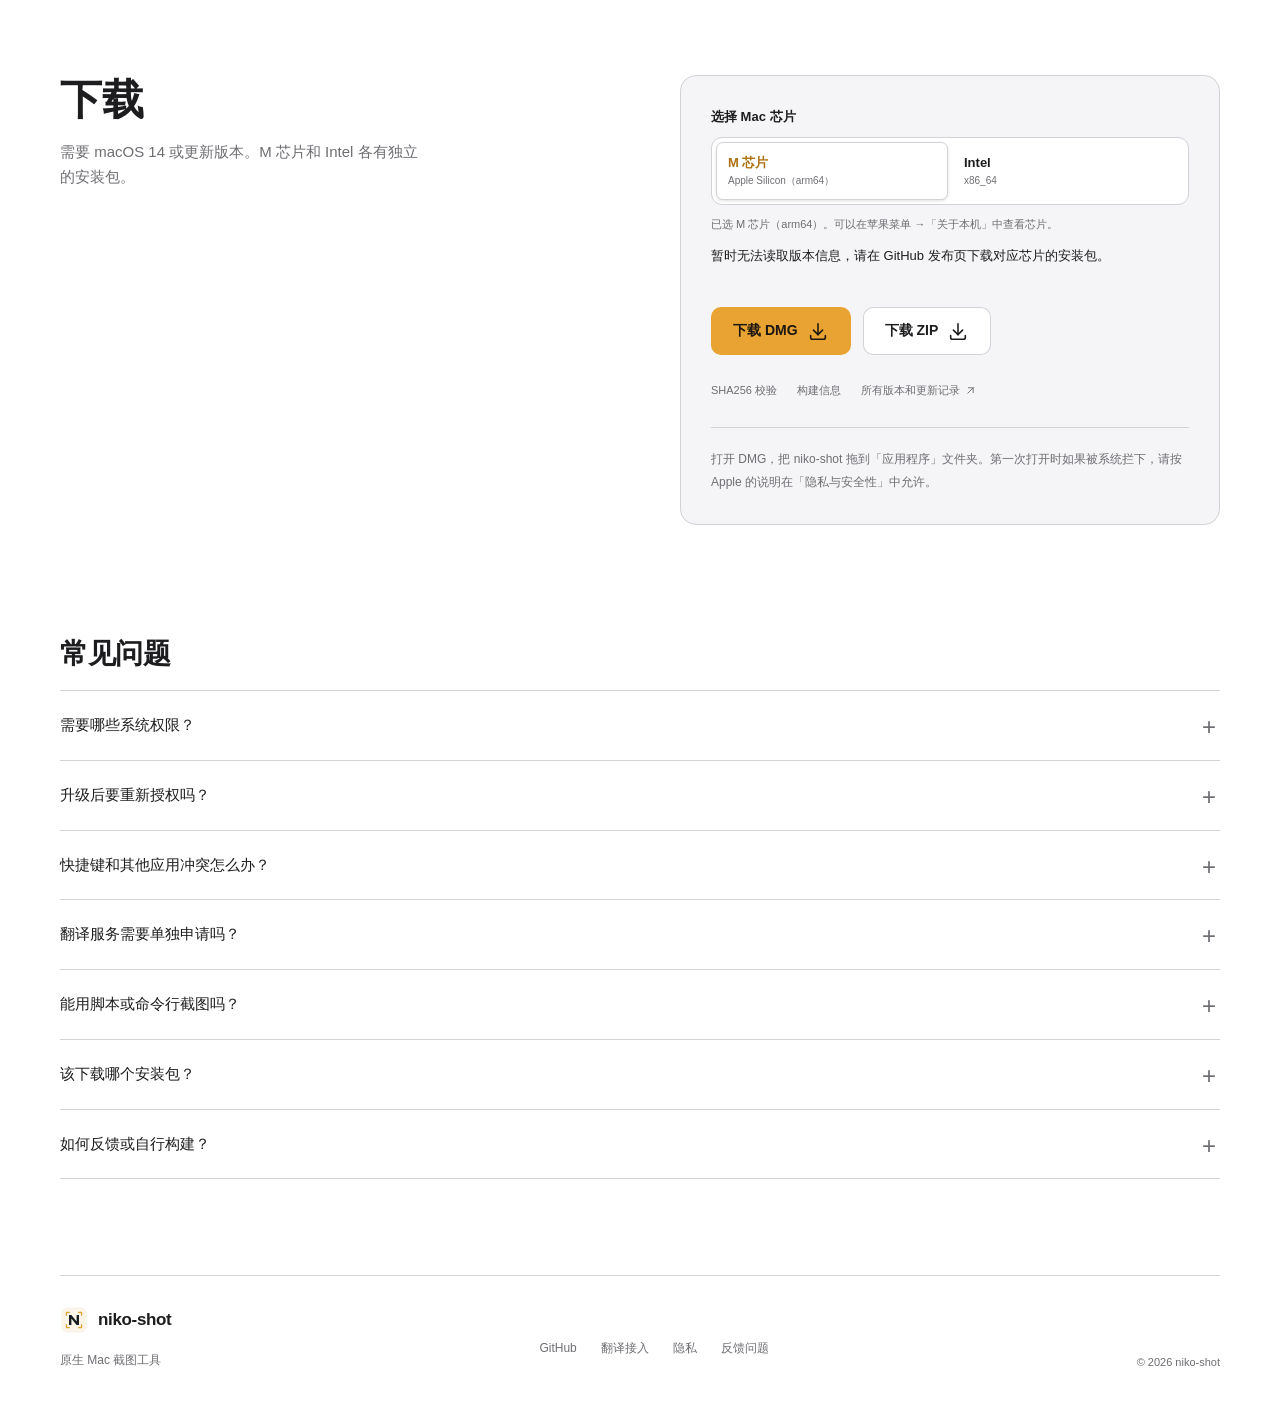
<file: website/index.html>
<!doctype html>
<!-- niko-shot product site. The capture demo edits an original sample image in this browser. -->
<html lang="zh-CN">
<head>
  <meta charset="utf-8"><meta name="viewport" content="width=device-width, initial-scale=1"><meta name="color-scheme" content="light dark">
  <title>niko-shot：原生 Mac 截图工具</title>
  <meta name="description" content="原生 Mac 截图工具：截图、标注、长截图、文字识别、翻译和录屏。支持 macOS 14 及以上，M 芯片和 Intel 各有安装包。">
  <meta property="og:title" content="niko-shot"><meta property="og:description" content="原生 Mac 截图工具：截图、标注、长截图、文字识别、翻译和录屏。"><meta property="og:type" content="website"><meta property="og:url" content="https://baogutang.github.io/niko-shot/"><meta property="og:image" content="https://baogutang.github.io/niko-shot/assets/app-ocr.png"><meta property="og:image:alt" content="niko-shot 的文字识别和翻译窗口"><meta name="twitter:card" content="summary_large_image">
  <link rel="canonical" href="https://baogutang.github.io/niko-shot/"><link rel="icon" type="image/png" href="assets/app-icon.png"><link rel="preload" as="image" href="assets/capture-sample.svg" fetchpriority="high"><link rel="stylesheet" href="styles.css"><script src="site.js" defer></script>
</head>
<body>
  <a class="skip-link" href="#main">跳到主要内容</a>
  <header class="site-header"><nav class="nav-shell" aria-label="主导航">
    <a class="wordmark" href="./" aria-label="niko-shot 首页"><img src="assets/niko-mark.svg" alt="" width="36" height="36"><span>niko-shot</span></a>
    <div class="nav-links" id="site-navigation"><a href="#experience">试用</a><a href="#workflow">功能</a><a href="guide.html">翻译接入</a></div>
    <div class="nav-actions"><button class="icon-button theme-toggle" aria-label="外观跟随系统，点击切换浅色" title="外观跟随系统，点击切换浅色"><svg aria-hidden="true"><use href="assets/icons.svg#sun"></use></svg><span class="theme-label">系统</span></button><a class="icon-button github-link" href="https://github.com/baogutang/niko-shot" aria-label="查看 GitHub 仓库"><svg aria-hidden="true"><use href="assets/icons.svg#brand-github"></use></svg></a><button class="icon-button nav-toggle" aria-label="展开导航" aria-expanded="false" aria-controls="site-navigation" hidden><svg aria-hidden="true"><use href="assets/icons.svg#menu-2"></use></svg></button><a class="button nav-download" href="#download">下载 <svg aria-hidden="true"><use href="assets/icons.svg#download"></use></svg></a></div>
  </nav></header>
  <main id="main">
    <section class="hero shell" aria-labelledby="hero-title"><div class="hero-copy"><img class="hero-icon" src="assets/app-icon.png" alt="" width="96" height="96"><h1 id="hero-title">niko-shot</h1><p class="hero-description">原生 Mac 截图工具：截图、标注、长截图、文字识别、翻译和录屏。</p><div class="hero-actions"><a class="button primary" href="#download">下载 Mac 版 <svg aria-hidden="true"><use href="assets/icons.svg#download"></use></svg></a><a class="text-link" href="#experience">在网页里试一下 <svg aria-hidden="true"><use href="assets/icons.svg#arrow-right"></use></svg></a></div></div></section>
    <section class="experience shell" id="experience" aria-labelledby="experience-title">
      <h2 id="experience-title" class="visually-hidden">在网页里试试框选和标注</h2>
      <div class="capture-lab">
        <div class="lab-bar"><span class="lab-title"><svg aria-hidden="true"><use href="assets/icons.svg#camera"></use></svg>截图练习<span class="lab-context">网页示例</span></span><button class="quiet-button" id="play-demo"><svg aria-hidden="true"><use href="assets/icons.svg#player-play"></use></svg><span>播放演示</span></button></div>
        <div class="canvas-stage"><canvas id="capture-canvas" width="1280" height="800" tabindex="0" role="img" aria-label="截图练习画布。拖动框选；按 A 画箭头，R 画矩形，P 用画笔；方向键微调选区，按住 Shift 每次 10 像素；Return 确认，Esc 重置。"></canvas><span class="selection-size" id="selection-size" aria-hidden="true">载入练习图</span></div>
        <div class="lab-toolbar" role="toolbar" aria-label="网页标注工具">
          <div class="tool-group"><button class="tool-button" data-tool="crop" aria-label="框选区域，快捷键 C" aria-pressed="true" title="框选 C"><svg aria-hidden="true"><use href="assets/icons.svg#crop"></use></svg><span>框选</span><kbd>C</kbd></button><button class="tool-button" data-tool="arrow" aria-label="画箭头，快捷键 A" aria-pressed="false" title="箭头 A"><svg aria-hidden="true"><use href="assets/icons.svg#arrow-up-right"></use></svg><span>箭头</span><kbd>A</kbd></button><button class="tool-button" data-tool="rectangle" aria-label="画矩形，快捷键 R" aria-pressed="false" title="矩形 R"><svg aria-hidden="true"><use href="assets/icons.svg#rectangle"></use></svg><span>矩形</span><kbd>R</kbd></button><button class="tool-button" data-tool="pencil" aria-label="使用画笔，快捷键 P" aria-pressed="false" title="画笔 P"><svg aria-hidden="true"><use href="assets/icons.svg#pencil"></use></svg><span>画笔</span><kbd>P</kbd></button></div>
          <div class="tool-group output-tools"><button class="tool-button" id="undo-demo" aria-label="撤销标注" disabled><svg aria-hidden="true"><use href="assets/icons.svg#arrow-back-up"></use></svg><span>撤销</span></button><button class="tool-button" id="copy-demo" aria-label="复制选中的图片"><svg aria-hidden="true"><use href="assets/icons.svg#copy"></use></svg><span>复制</span></button><button class="button primary compact" id="export-demo">导出 PNG <svg aria-hidden="true"><use href="assets/icons.svg#download"></use></svg></button></div>
        </div>
      </div>
      <div class="lab-caption"><p id="demo-status" role="status" aria-live="polite">拖动框选，按 A 画箭头，Return 确认。</p><p>示例图只在浏览器里编辑，不读取你的屏幕。</p></div><noscript><p>这个示例需要 JavaScript，页面其他内容不受影响。</p></noscript>
    </section>
    <div class="facts shell" aria-label="平台信息"><div><svg aria-hidden="true"><use href="assets/icons.svg#command"></use></svg><span>原生 Swift</span></div><div><svg aria-hidden="true"><use href="assets/icons.svg#focus-2"></use></svg><span>macOS 14 及以上</span></div><div><svg aria-hidden="true"><use href="assets/icons.svg#camera"></use></svg><span>M 芯片和 Intel</span></div><div><svg aria-hidden="true"><use href="assets/icons.svg#scan"></use></svg><span>本机文字识别</span></div></div>
    <section class="workflow section shell" id="workflow" aria-labelledby="workflow-title">
      <div class="section-heading reveal"><h2 id="workflow-title">截图和标注</h2><p>按 ⇧⌘A 框选区域，也可以截取窗口或整个屏幕。按 Return 完成，图片直接进入剪贴板。</p></div>
      <article class="annotation-feature reveal" id="annotation"><div class="annotation-copy"><h3>12 种标注工具</h3><p>矩形、椭圆、直线、箭头、画笔、马赛克、模糊、文字、便签、高亮、放大镜和序号。已有标注可以移动和缩放，文字直接在画布上编辑。</p><p>右下角的缩略图可以拖出文件、继续编辑或贴到屏幕上。</p></div><figure class="annotation-preview"><img src="assets/app-capture.png" srcset="assets/app-capture-compact.png 800w, assets/app-capture.png 1600w" sizes="(max-width: 720px) calc(100vw - 80px), 673px" width="1600" height="700" alt="框选一段文字后，选区下方出现标注工具栏，左上角显示选区的像素尺寸" loading="lazy"><figcaption>松开鼠标后，工具栏出现在选区下方。</figcaption></figure></article>
      <div class="utility-row reveal"><div><h3>贴图、历史和自动化</h3><p>截图可以贴在屏幕最上层；历史记录可以按识别出的文字搜索。支持快捷指令、URL scheme 和命令行。</p></div><a class="text-link" href="https://github.com/baogutang/niko-shot#自动化">自动化说明 <svg aria-hidden="true"><use href="assets/icons.svg#arrow-up-right"></use></svg></a></div>
    </section>
    <div class="feature-pair shell">
      <section class="continuation-feature reveal" aria-labelledby="scroll-title"><svg class="feature-icon" aria-hidden="true"><use href="assets/icons.svg#scan"></use></svg><h2 id="scroll-title">长截图</h2><p>截图后点「长截图」，然后正常滚动。niko-shot 边滚边拼接，旁边的预览实时显示拼好的长图。</p><p>按 Return 或点「完成」结束。也可以自动滚动，到底后自动完成；固定的顶栏和底栏只保留一份。</p><a class="text-link" href="#native-title" data-show-preview="scroll">查看长截图预览 <svg aria-hidden="true"><use href="assets/icons.svg#arrow-right"></use></svg></a></section>
      <section class="recording-feature reveal" aria-labelledby="recording-title"><svg class="feature-icon" aria-hidden="true"><use href="assets/icons.svg#movie"></use></svg><h2 id="recording-title">录屏</h2><p>录制区域、窗口或整个屏幕，可以暂停后继续。可以录系统声音、麦克风和摄像头画中画，导出 MP4 或 GIF。</p><a class="text-link" href="#native-title" data-show-preview="recording">查看录屏设置 <svg aria-hidden="true"><use href="assets/icons.svg#arrow-right"></use></svg></a></section>
    </div>
    <section class="translation-section section shell" aria-labelledby="translation-title"><div class="translation-heading reveal"><h2 id="translation-title">文字识别和翻译</h2><p>文字识别用 Apple Vision 在本机完成，支持中文、英文和日文。翻译可以接入下面五类服务，在 设置 → 翻译 中配置，密钥保存在系统钥匙串。</p><a class="text-link" href="guide.html">查看各服务的申请步骤 <svg aria-hidden="true"><use href="assets/icons.svg#arrow-up-right"></use></svg></a><p class="source-note">官方文档核对日期：2026-10-13，与应用内指南一致。</p></div><div class="provider-links reveal" aria-label="可接入的翻译服务"><a href="guide.html#baidu"><span>百度</span><small>通用文本翻译，需要 APP ID 和密钥</small><svg aria-hidden="true"><use href="assets/icons.svg#arrow-up-right"></use></svg></a><a href="guide.html#google"><span>Google</span><small>Cloud Translation Basic v2，需要 API Key</small><svg aria-hidden="true"><use href="assets/icons.svg#arrow-up-right"></use></svg></a><a href="guide.html#youdao"><span>有道</span><small>智云文本翻译，需要应用 ID 和密钥</small><svg aria-hidden="true"><use href="assets/icons.svg#arrow-up-right"></use></svg></a><a href="guide.html#deepl"><span>DeepL</span><small>需要 DeepL API 密钥，翻译订阅不能代替</small><svg aria-hidden="true"><use href="assets/icons.svg#arrow-up-right"></use></svg></a><a href="guide.html#custom"><span>自定义 REST</span><small>彩云小译、LibreTranslate 或自建服务</small><svg aria-hidden="true"><use href="assets/icons.svg#arrow-up-right"></use></svg></a></div></section>
    <section class="native-section section shell" aria-labelledby="native-title">
      <div class="section-heading reveal"><h2 id="native-title">应用界面</h2><p>当前版本的窗口截图，跟随本页的浅色或深色外观。</p></div>
      <div class="preview-tabs reveal" role="tablist" aria-label="应用界面预览"><button role="tab" id="tab-ocr" aria-controls="native-preview" aria-selected="true" data-preview="ocr">文字识别和翻译</button><button role="tab" id="tab-settings" aria-controls="native-preview" aria-selected="false" tabindex="-1" data-preview="settings">设置</button><button role="tab" id="tab-recording" aria-controls="native-preview" aria-selected="false" tabindex="-1" data-preview="recording">录屏</button><button role="tab" id="tab-scroll" aria-controls="native-preview" aria-selected="false" tabindex="-1" data-preview="scroll">长截图</button></div>
      <figure class="native-preview reveal" id="native-preview" role="tabpanel" aria-labelledby="tab-ocr"><div class="native-image-wrap"><img id="native-image" src="assets/app-ocr.png" srcset="assets/app-ocr-compact.png 980w, assets/app-ocr.png 1960w" sizes="(max-width: 720px) calc(100vw - 60px), (max-width: 980px) calc(100vw - 108px), 1080px" width="1960" height="1296" alt="文字识别窗口：左侧勾选文字区块，右侧显示识别结果；未配置翻译时只显示原文" loading="lazy"></div></figure>
    </section>
    <div class="privacy-section section shell">
      <section class="keyboard-guide reveal" id="shortcuts" aria-labelledby="shortcuts-title"><h2 id="shortcuts-title">快捷键</h2>
        <div class="keyboard-flow" aria-label="截图流程"><div><kbd>⇧⌘A</kbd><span>框选区域</span></div><svg class="key-arrow" aria-hidden="true"><use href="assets/icons.svg#arrow-right"></use></svg><div><kbd>Return</kbd><span>完成</span></div><svg class="key-arrow" aria-hidden="true"><use href="assets/icons.svg#arrow-right"></use></svg><div><span class="key-done"><svg aria-hidden="true"><use href="assets/icons.svg#check"></use></svg></span><span>已复制到剪贴板</span></div></div>
        <dl class="key-list" aria-label="截图时可用的按键"><div><dt><kbd>Esc</kbd></dt><dd>取消</dd></div><div><dt><kbd>Tab</kbd></dt><dd>切换标注</dd></div><div><dt><kbd>1–9</kbd></dt><dd>选工具</dd></div><div><dt><kbd>⌘Z</kbd></dt><dd>撤销</dd></div></dl>
        <p>新安装只注册 ⇧⌘A 一个全局快捷键，其他操作都在菜单栏菜单里，可以在 设置 → 快捷键 中自行指定。和其他应用冲突时，选中快捷键按 Delete 或点 ✕ 即可移除；升级用户保留原有快捷键。</p>
        <a class="text-link" href="https://github.com/baogutang/niko-shot#快捷键">全部快捷键 <svg aria-hidden="true"><use href="assets/icons.svg#arrow-up-right"></use></svg></a>
      </section>
      <section class="privacy-note reveal" id="privacy" aria-labelledby="privacy-title"><h2 id="privacy-title">隐私</h2><p>截图、录屏和文字识别都在 Mac 本机完成，历史记录只保存在本机。只有翻译会把选中的文字发送到你配置的服务；自动翻译可以在 设置 → 翻译 中关闭。</p><a class="text-link" href="https://github.com/baogutang/niko-shot/blob/main/docs/TRANSLATION.md">密钥和翻译请求说明 <svg aria-hidden="true"><use href="assets/icons.svg#arrow-up-right"></use></svg></a></section>
    </div>
    <section class="download-section section shell" id="download" aria-labelledby="download-title">
      <div class="download-identity reveal"><h2 id="download-title">下载</h2><p>需要 macOS 14 或更新版本。M 芯片和 Intel 各有独立的安装包。</p></div>
      <div class="download-panel reveal">
        <fieldset class="chip-selector" id="chip-selector" aria-describedby="selected-chip" hidden>
          <legend>选择 Mac 芯片</legend>
          <div class="chip-options">
            <label class="chip-option"><input type="radio" name="download-architecture" value="arm64" checked><span><strong>M 芯片</strong><small>Apple Silicon（arm64）</small></span></label>
            <label class="chip-option"><input type="radio" name="download-architecture" value="x86_64"><span><strong>Intel</strong><small>x86_64</small></span></label>
          </div>
        </fieldset>
        <p class="chip-hint" id="selected-chip" hidden>已选 M 芯片（arm64）。可以在苹果菜单 →「关于本机」中查看芯片。</p>
        <p class="release-status" id="release-status" role="status" aria-live="polite">按芯片选择安装包，下载最新版本。</p>
        <div class="download-actions" id="download-actions" hidden>
          <a class="button primary" data-download="dmg" href="https://github.com/baogutang/niko-shot/releases/latest"><span data-download-label>下载 DMG</span><svg aria-hidden="true"><use href="assets/icons.svg#download"></use></svg></a>
          <a class="button secondary" data-download="zip" href="https://github.com/baogutang/niko-shot/releases/latest"><span data-download-label>下载 ZIP</span><svg aria-hidden="true"><use href="assets/icons.svg#download"></use></svg></a>
        </div>
        <noscript>
          <div class="no-script-downloads" aria-label="按芯片选择 GitHub Release 安装包">
            <div><strong>M 芯片（arm64）</strong><a data-download-fallback="arm64-dmg" href="https://github.com/baogutang/niko-shot/releases/latest">niko-shot-arm64.dmg</a><a data-download-fallback="arm64-zip" href="https://github.com/baogutang/niko-shot/releases/latest">niko-shot-arm64.zip</a></div>
            <div><strong>Intel（x86_64）</strong><a data-download-fallback="x86_64-dmg" href="https://github.com/baogutang/niko-shot/releases/latest">niko-shot-x86_64.dmg</a><a data-download-fallback="x86_64-zip" href="https://github.com/baogutang/niko-shot/releases/latest">niko-shot-x86_64.zip</a></div>
          </div>
          <p class="chip-hint">在苹果菜单 →「关于本机」中查看芯片，然后在发布页下载同名文件。</p>
        </noscript>
        <div class="release-links"><a data-download="checksums" href="https://github.com/baogutang/niko-shot/releases/latest">SHA256 校验</a><a data-download="manifest" href="https://github.com/baogutang/niko-shot/releases/latest">构建信息</a><a href="https://github.com/baogutang/niko-shot/releases/latest">所有版本和更新记录 <svg aria-hidden="true"><use href="assets/icons.svg#arrow-up-right"></use></svg></a></div>
        <p class="install-note">打开 DMG，把 niko-shot 拖到「应用程序」文件夹。第一次打开时如果被系统拦下，请按 <a href="https://support.apple.com/zh-cn/102445">Apple 的说明</a>在「隐私与安全性」中允许。</p>
      </div>
    </section>
    <section class="faq-section section shell" aria-labelledby="faq-title"><h2 id="faq-title" class="reveal">常见问题</h2><div class="faq-list reveal">
      <details><summary>需要哪些系统权限？</summary><p>截图和录屏需要「屏幕录制」。长截图自动滚动需要「辅助功能」；录屏时打开麦克风或摄像头才会请求对应权限。niko-shot 不申请输入监控权限。</p></details>
      <details><summary>升级后要重新授权吗？</summary><p>不需要。从 0.3.0 起，正式版一直用同一张证书签名，macOS 会保留已有授权。安装包未经 Apple 公证，第一次打开下载的应用时系统会询问一次。</p></details>
      <details><summary>快捷键和其他应用冲突怎么办？</summary><p>在 设置 → 快捷键 中选中它，按 Delete 或点 ✕ 移除，也可以换一个组合。</p></details>
      <details><summary>翻译服务需要单独申请吗？</summary><p>需要。niko-shot 不附带共享密钥，请求直接发到你配置的服务。申请步骤见 <a href="guide.html">翻译接入指南</a>；没有开启认证的自建 LibreTranslate 不需要密钥。</p></details>
      <details><summary>能用脚本或命令行截图吗？</summary><p>可以。URL scheme 链接只会打开需要你操作的界面，不会静默截图。命令行静默截图默认关闭，需要在 设置 → 通用 中打开「允许命令行静默截图」。</p></details>
      <details><summary>该下载哪个安装包？</summary><p>M 芯片的 Mac 下载 arm64，Intel 的 Mac 下载 x86_64，每种都有 DMG 和 ZIP。校验文件和更新记录在同一个发布页。</p></details>
      <details><summary>如何反馈或自行构建？</summary><p>在 <a href="https://github.com/baogutang/niko-shot/issues">GitHub Issues</a> 提交问题，请附上系统版本和复现步骤。构建需要 Xcode 和 XcodeGen，见 <a href="https://github.com/baogutang/niko-shot#从源码构建">README</a>。</p></details>
    </div></section>
  </main>
  <footer class="site-footer shell"><div><a class="wordmark" href="./"><img src="assets/niko-mark.svg" alt="" width="28" height="28"><span>niko-shot</span></a><p>原生 Mac 截图工具</p></div><div class="footer-links"><a href="https://github.com/baogutang/niko-shot">GitHub</a><a href="guide.html">翻译接入</a><a href="#privacy">隐私</a><a href="https://github.com/baogutang/niko-shot/issues">反馈问题</a></div><small>© 2026 niko-shot</small></footer>
</body>
</html>
</file>
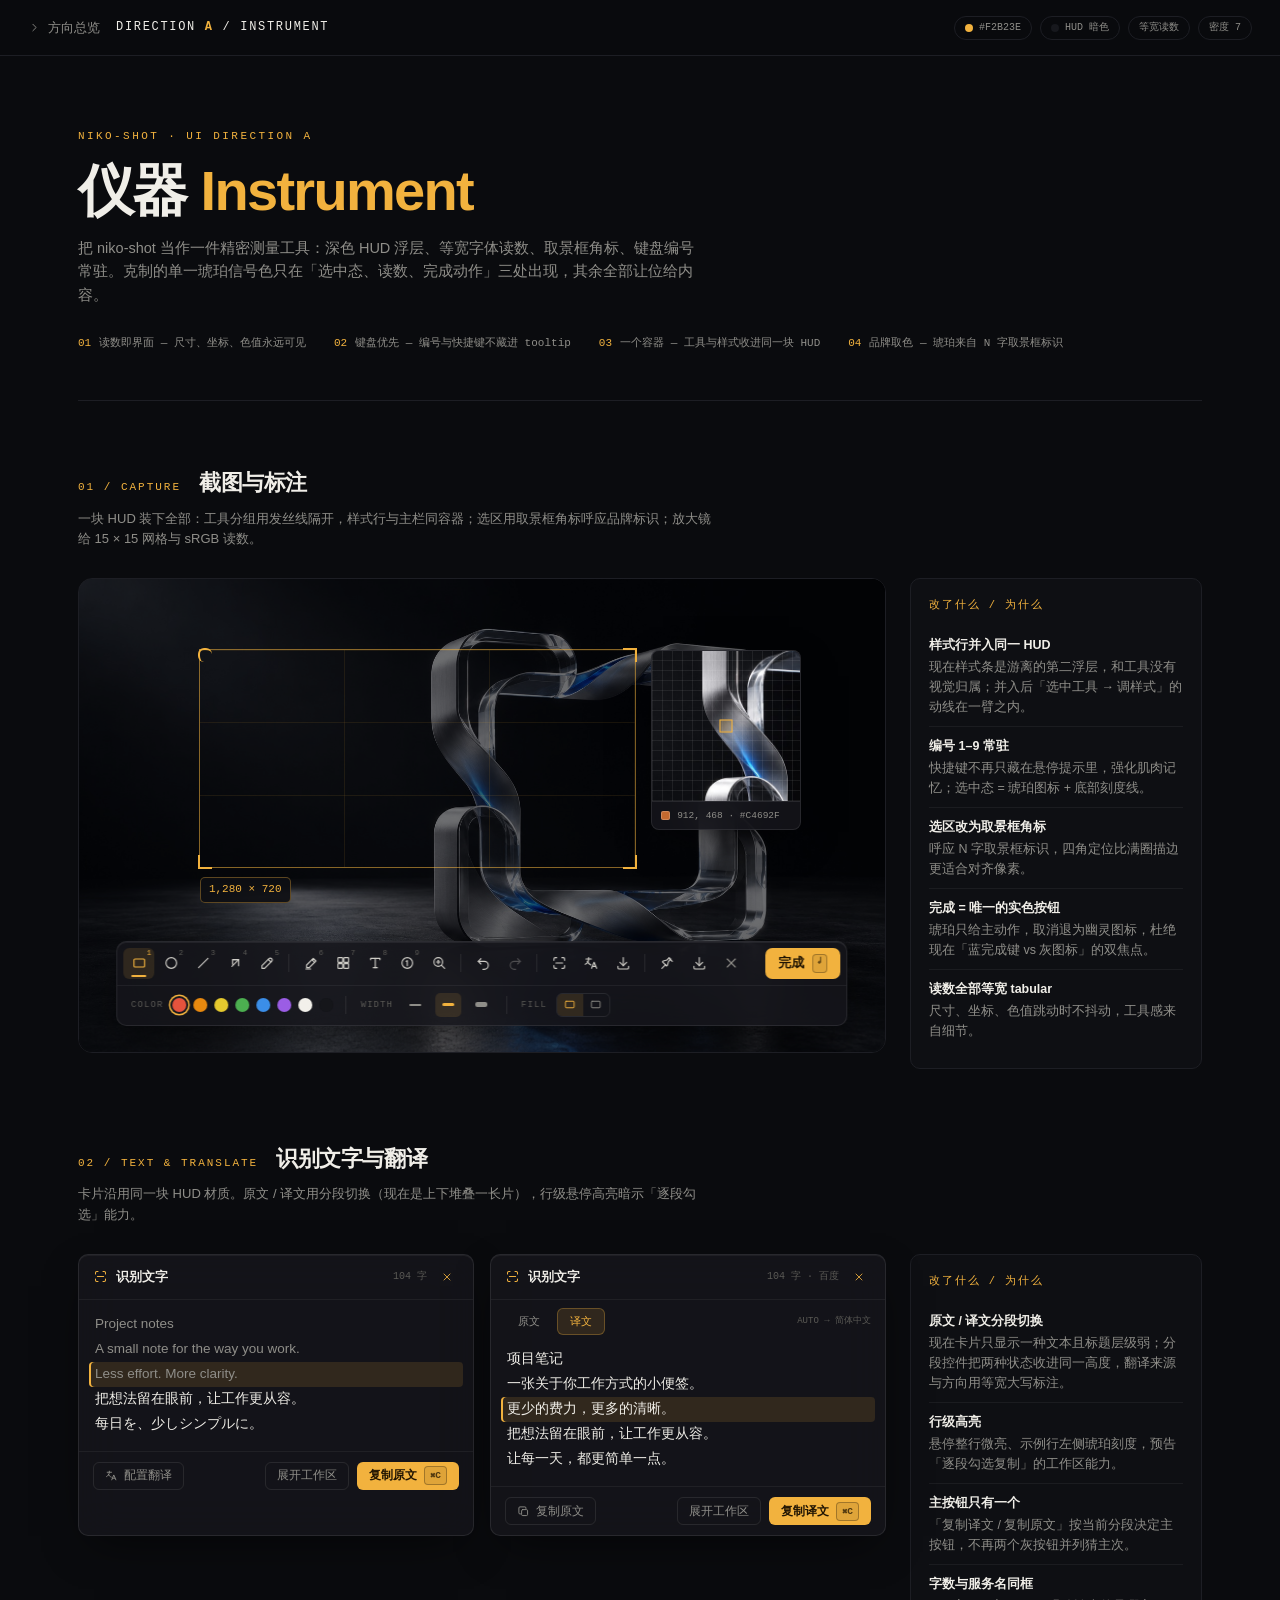
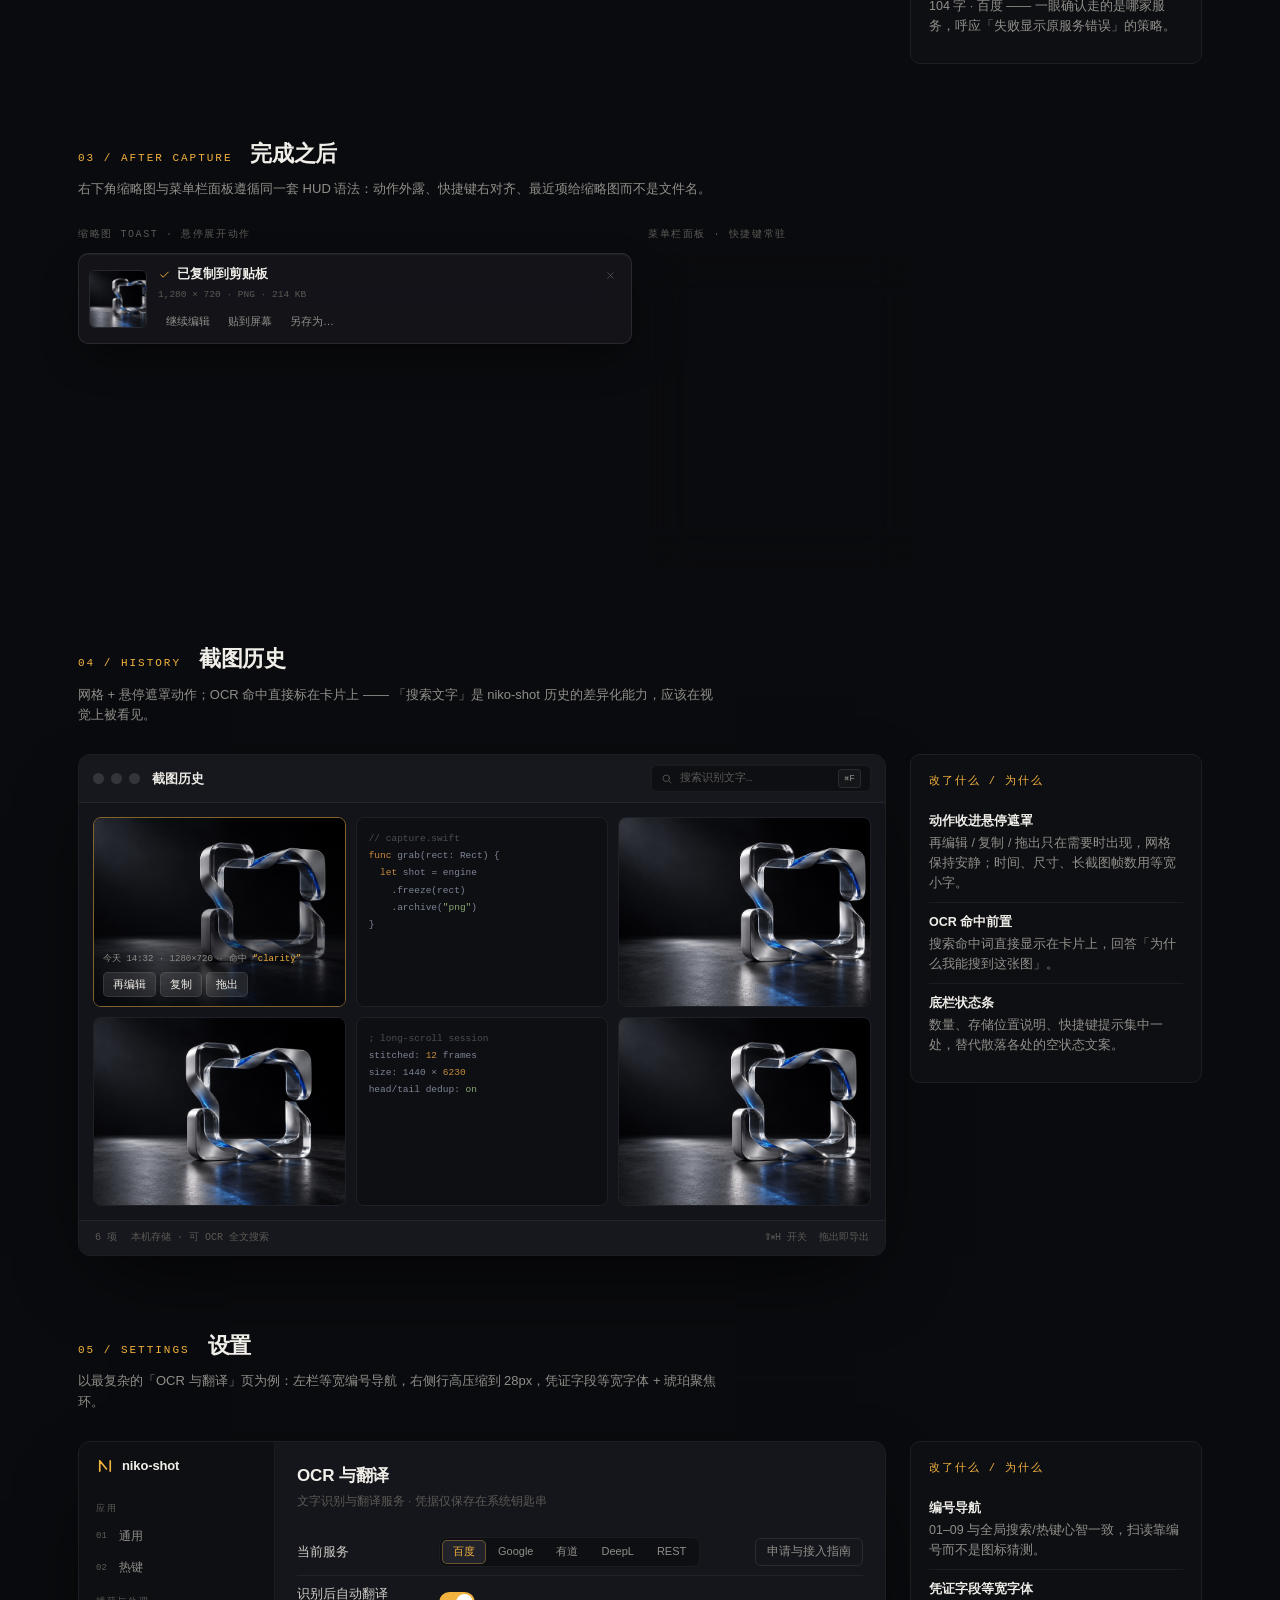
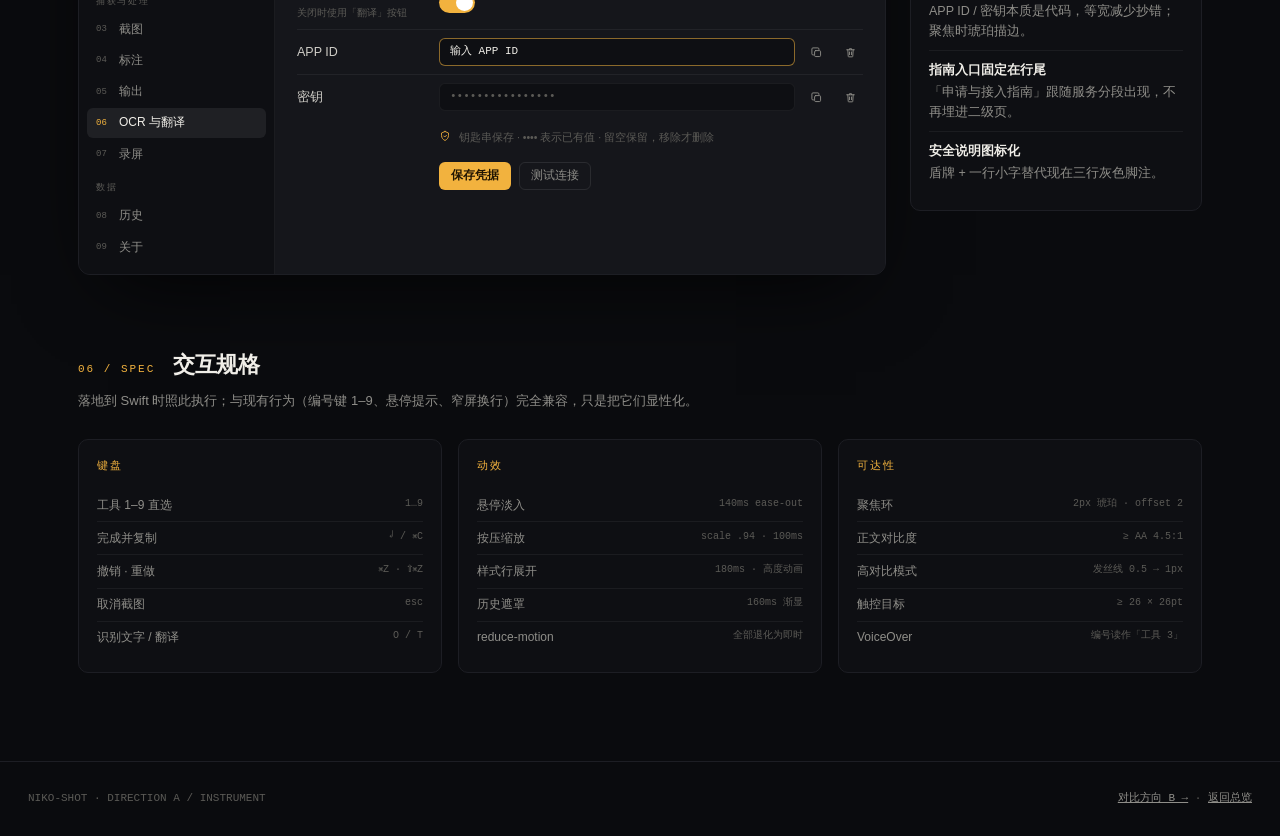
<file: design-demos/direction-a-instrument.html>
<!doctype html>
<html lang="zh-CN">
<head>
<meta charset="utf-8">
<meta name="viewport" content="width=device-width, initial-scale=1">
<title>方向 A · 仪器 Instrument — niko-shot UI 探索</title>
<style>
/* ============================================================
   DIRECTION A — INSTRUMENT 仪器
   深色 HUD · 等宽读数 · 键盘优先 · 单一琥珀信号色
   密度 7 / 变化 4 / 动效 4
   ============================================================ */
:root {
  --page: #0a0b0e;
  --page-line: #1d1e24;
  --hud: rgba(21, 22, 27, .86);
  --hud-solid: #17181d;
  --hud-inset: #0e0f13;
  --hud-raise: #22232a;
  --line: rgba(255, 255, 255, .09);
  --line-soft: rgba(255, 255, 255, .055);
  --text: #f0eee8;
  --muted: #8f8e89;
  --faint: #5b5a56;
  --amber: #f2b23e;
  --amber-dim: rgba(242, 178, 62, .13);
  --on-amber: #211503;
  --red: #e5533d;
  --mono: ui-monospace, "SF Mono", Menlo, Consolas, monospace;
  --sans: -apple-system, "SF Pro Text", "PingFang SC", "Hiragino Sans GB", sans-serif;
  --r-hud: 10px;
  --r-ctl: 6px;
  --ease: cubic-bezier(.2, .8, .2, 1);
}
* { box-sizing: border-box; margin: 0; padding: 0; }
html { scroll-behavior: smooth; }
body {
  background: var(--page); color: var(--text); font-family: var(--sans);
  font-size: 14px; line-height: 1.6; -webkit-font-smoothing: antialiased;
}
::selection { background: var(--amber-dim); color: var(--amber); }
.i { width: 16px; height: 16px; display: inline-block; flex: none; vertical-align: -3px; }
.i use { pointer-events: none; }
button { font: inherit; color: inherit; background: none; border: 0; cursor: pointer; }
kbd, .kbd {
  font-family: var(--mono); font-size: 9.5px; color: var(--muted);
  border: 1px solid var(--line); border-radius: 4px; padding: 1px 5px;
  background: rgba(255,255,255,.03); white-space: nowrap;
}

/* ---------- 页面骨架 ---------- */
.pg-topbar {
  position: sticky; top: 0; z-index: 40; display: flex; align-items: center; gap: 16px;
  padding: 0 28px; height: 56px; border-bottom: 1px solid var(--page-line);
  background: rgba(10, 11, 14, .88); backdrop-filter: blur(14px); -webkit-backdrop-filter: blur(14px);
}
.pg-back { display: inline-flex; align-items: center; gap: 7px; color: var(--muted); text-decoration: none; font-size: 12.5px; }
.pg-back:hover { color: var(--text); }
.pg-title { font-family: var(--mono); font-size: 12px; letter-spacing: .14em; color: var(--text); }
.pg-title b { color: var(--amber); font-weight: 600; }
.pg-chips { margin-left: auto; display: flex; gap: 8px; }
.pg-chip {
  font-family: var(--mono); font-size: 10px; color: var(--muted);
  border: 1px solid var(--page-line); border-radius: 99px; padding: 3px 10px;
  display: inline-flex; align-items: center; gap: 6px;
}
.pg-chip .dot { width: 8px; height: 8px; border-radius: 50%; }

.pg-wrap { max-width: 1180px; margin: 0 auto; padding: 0 28px; }

.pg-hero { padding: 72px 0 48px; border-bottom: 1px solid var(--page-line); }
.pg-hero .no { font-family: var(--mono); font-size: 11px; letter-spacing: .22em; color: var(--amber); }
.pg-hero h1 { font-size: clamp(38px, 5vw, 56px); font-weight: 700; letter-spacing: -.03em; line-height: 1.1; margin: 14px 0 16px; }
.pg-hero h1 em { font-style: normal; color: var(--amber); }
.pg-hero p { max-width: 620px; color: var(--muted); font-size: 14.5px; }
.pg-principles { display: flex; flex-wrap: wrap; gap: 10px 28px; margin-top: 28px; }
.pg-principles span { font-family: var(--mono); font-size: 11px; color: var(--muted); display: inline-flex; gap: 8px; align-items: center; }
.pg-principles b { color: var(--amber); font-weight: 500; }

.pg-section { padding: 64px 0 8px; }
.pg-sec-head { display: flex; align-items: baseline; gap: 18px; margin-bottom: 8px; }
.pg-sec-head .no { font-family: var(--mono); font-size: 11px; color: var(--amber); letter-spacing: .18em; }
.pg-sec-head h2 { font-size: 22px; font-weight: 650; letter-spacing: -.02em; }
.pg-sec-sub { color: var(--muted); font-size: 13px; margin-bottom: 28px; max-width: 640px; }

.pg-scene { display: grid; grid-template-columns: minmax(0, 1fr) 292px; gap: 24px; align-items: start; }
@media (max-width: 960px) { .pg-scene { grid-template-columns: 1fr; } }

.pg-notes {
  border: 1px solid var(--page-line); border-radius: var(--r-hud); padding: 18px;
  background: #0e0f13;
}
.pg-notes h3 { font-family: var(--mono); font-size: 10.5px; letter-spacing: .18em; color: var(--amber); font-weight: 500; margin-bottom: 12px; }
.pg-notes li { list-style: none; padding: 9px 0; border-top: 1px solid var(--line-soft); font-size: 12.5px; color: var(--muted); }
.pg-notes li:first-of-type { border-top: 0; }
.pg-notes li b { color: var(--text); font-weight: 600; display: block; margin-bottom: 2px; }

.pg-footer { border-top: 1px solid var(--page-line); margin-top: 80px; padding: 28px; display: flex; justify-content: space-between; color: var(--faint); font-family: var(--mono); font-size: 11px; }
.pg-footer a { color: var(--muted); }

/* ============================================================
   场景 1 — 截图标注舞台
   ============================================================ */
.stage {
  position: relative; border-radius: 14px; overflow: hidden;
  border: 1px solid var(--page-line); aspect-ratio: 16 / 9.4; background: #000;
}
.stage > img { position: absolute; inset: 0; width: 100%; height: 100%; object-fit: cover; }
.stage .dim { position: absolute; inset: 0; background: rgba(5, 6, 9, .58); }

/* 选区：琥珀取景框角标 + 细发丝线 */
.sel {
  position: absolute; left: 15%; top: 15%; width: 54%; height: 46%;
  box-shadow: 0 0 0 1px rgba(242, 178, 62, .55);
}
.sel .corner { position: absolute; width: 14px; height: 14px; border: 2px solid var(--amber); }
.sel .corner.tl { top: -2px; left: -2px; border-right: 0; border-bottom: 0; }
.sel .corner.tr { top: -2px; right: -2px; border-left: 0; border-bottom: 0; }
.sel .corner.bl { bottom: -2px; left: -2px; border-right: 0; border-top: 0; }
.sel .corner.br { bottom: -2px; right: -2px; border-left: 0; border-top: 0; }
.sel .hatch {
  position: absolute; inset: 0; pointer-events: none; opacity: .35;
  background:
    repeating-linear-gradient(90deg, transparent 0 calc(33.333% - 1px), rgba(242,178,62,.28) calc(33.333% - 1px) 33.333%),
    repeating-linear-gradient(0deg, transparent 0 calc(33.333% - 1px), rgba(242,178,62,.28) calc(33.333% - 1px) 33.333%);
}
.size-badge {
  position: absolute; left: 15%; top: calc(15% + 46% + 10px);
  font-family: var(--mono); font-size: 11px; color: var(--amber);
  background: rgba(14, 15, 19, .92); border: 1px solid rgba(242, 178, 62, .35);
  padding: 3px 8px; border-radius: 5px; font-variant-numeric: tabular-nums;
}

/* 放大镜：HUD 读数 */
.loupe {
  position: absolute; left: calc(15% + 54% + 16px); top: 15%;
  width: 150px; background: var(--hud); border: 1px solid var(--line);
  border-radius: 8px; overflow: hidden; backdrop-filter: blur(18px); -webkit-backdrop-filter: blur(18px);
  box-shadow: 0 14px 40px -12px rgba(0, 0, 0, .7);
}
.loupe .grid {
  height: 150px; position: relative;
  background:
    repeating-linear-gradient(90deg, rgba(255,255,255,.07) 0 1px, transparent 1px 10px),
    repeating-linear-gradient(0deg, rgba(255,255,255,.07) 0 1px, transparent 1px 10px),
    url(../website/assets/capture-sculpture.jpg) 46% 32% / 520% no-repeat;
}
.loupe .grid::after {
  content: ""; position: absolute; left: 50%; top: 50%; width: 11px; height: 11px;
  transform: translate(-50%, -50%); border: 1.5px solid var(--amber); background: rgba(242,178,62,.18);
}
.loupe .readout {
  border-top: 1px solid var(--line); padding: 6px 9px; display: flex; align-items: center; gap: 7px;
  font-family: var(--mono); font-size: 9.5px; color: var(--muted); font-variant-numeric: tabular-nums;
}
.loupe .readout .sw { width: 9px; height: 9px; border-radius: 2px; background: #c4692f; border: 1px solid rgba(255,255,255,.2); }

/* HUD 工具栏本体 */
.hud {
  position: absolute; left: 50%; bottom: 5.5%; transform: translateX(-50%);
  display: flex; flex-direction: column; border-radius: var(--r-hud);
  background: var(--hud); border: 1px solid var(--line);
  box-shadow: inset 0 1px 0 rgba(255,255,255,.06), 0 18px 50px -14px rgba(0, 0, 0, .75);
  backdrop-filter: blur(22px); -webkit-backdrop-filter: blur(22px);
  max-width: 94%;
}
.hud-tools { display: flex; align-items: center; gap: 1px; padding: 6px; }
.tl {
  position: relative; width: 31px; height: 31px; border-radius: var(--r-ctl);
  display: inline-flex; align-items: center; justify-content: center;
  color: #cfcdc7; transition: background .14s var(--ease), color .14s var(--ease), transform .1s var(--ease);
}
.tl .i { width: 16px; height: 16px; }
.tl:hover { background: rgba(255, 255, 255, .07); color: var(--text); }
.tl:active { transform: scale(.94); }
.tl .num {
  position: absolute; top: 2px; right: 3px; font-family: var(--mono); font-size: 7.5px;
  color: var(--faint); line-height: 1;
}
.tl.on { color: var(--amber); background: var(--amber-dim); }
.tl.on .num { color: var(--amber); }
.tl.on::after {
  content: ""; position: absolute; left: 8px; right: 8px; bottom: 2px; height: 1.5px;
  background: var(--amber); border-radius: 1px;
}
.tl:disabled { opacity: .3; pointer-events: none; }
.hud-sep { width: 1px; height: 18px; background: var(--line); margin: 0 5px; flex: none; }
.hud-spacer { flex: 1 1 auto; min-width: 10px; }
.done-btn {
  display: inline-flex; align-items: center; gap: 8px; height: 31px; padding: 0 13px;
  margin-left: 7px; border-radius: 7px; background: var(--amber); color: var(--on-amber);
  font-size: 13px; font-weight: 650; letter-spacing: .01em; white-space: nowrap;
  transition: transform .1s var(--ease), filter .14s var(--ease);
}
.done-btn:hover { filter: brightness(1.07); }
.done-btn:active { transform: scale(.96); }
.done-btn .kbd { border-color: rgba(0,0,0,.28); color: rgba(33, 21, 3, .75); background: rgba(0,0,0,.08); font-size: 9px; padding: 1px 4px; }
.esc-btn { color: var(--muted); }
.esc-btn:hover { color: var(--text); }

/* 样式行：与主栏同一容器，发丝线分隔（不再游离） */
.hud-style {
  display: flex; align-items: center; gap: 7px; padding: 7px 12px 8px;
  border-top: 1px solid var(--line-soft);
}
.sw-dot { width: 14px; height: 14px; border-radius: 50%; position: relative; transition: transform .12s var(--ease); flex: none; }
.sw-dot:hover { transform: scale(1.15); }
.sw-dot.on { box-shadow: 0 0 0 2px var(--hud-solid), 0 0 0 3.5px var(--amber); }
.style-label { font-family: var(--mono); font-size: 9px; color: var(--faint); letter-spacing: .12em; margin: 0 2px; }
.stk { width: 26px; height: 24px; border-radius: 5px; display: inline-flex; align-items: center; justify-content: center; color: var(--muted); }
.stk:hover { background: rgba(255,255,255,.07); color: var(--text); }
.stk.on { color: var(--amber); background: var(--amber-dim); }
.stk i { display: block; background: currentColor; border-radius: 2px; }
.fill-tg { display: inline-flex; border: 1px solid var(--line); border-radius: 6px; overflow: hidden; }
.fill-tg button { width: 26px; height: 22px; display: inline-flex; align-items: center; justify-content: center; color: var(--muted); }
.fill-tg button.on { background: var(--amber-dim); color: var(--amber); }
.fill-tg .i { width: 13px; height: 13px; }

/* ============================================================
   场景 2 — OCR / 翻译卡片
   ============================================================ */
.ocr-duo { display: grid; grid-template-columns: 1fr 1fr; gap: 16px; }
@media (max-width: 900px) { .ocr-duo { grid-template-columns: 1fr; } }
.ocr {
  border-radius: var(--r-hud); background: var(--hud); border: 1px solid var(--line);
  backdrop-filter: blur(20px); -webkit-backdrop-filter: blur(20px); overflow: hidden;
  box-shadow: inset 0 1px 0 rgba(255,255,255,.05), 0 16px 44px -16px rgba(0,0,0,.7);
}
.ocr-head { display: flex; align-items: center; gap: 8px; padding: 10px 14px; border-bottom: 1px solid var(--line-soft); }
.ocr-head .i { color: var(--amber); width: 15px; height: 15px; }
.ocr-head .t { font-size: 12.5px; font-weight: 600; }
.ocr-head .count { font-family: var(--mono); font-size: 10px; color: var(--faint); margin-left: auto; font-variant-numeric: tabular-nums; }
.ocr-head .x { color: var(--muted); width: 24px; height: 24px; border-radius: 5px; display: inline-flex; align-items: center; justify-content: center; }
.ocr-head .x:hover { background: rgba(255,255,255,.07); color: var(--text); }
.ocr-seg { display: flex; gap: 4px; padding: 8px 14px 0; }
.ocr-seg button {
  font-size: 11px; padding: 4px 12px; border-radius: 6px; color: var(--muted);
  border: 1px solid transparent; transition: all .14s var(--ease);
}
.ocr-seg button:hover { color: var(--text); }
.ocr-seg button.on { color: var(--amber); background: var(--amber-dim); border-color: rgba(242,178,62,.3); }
.ocr-seg .auto { margin-left: auto; font-family: var(--mono); font-size: 9px; color: var(--faint); align-self: center; }
.ocr-body { padding: 12px 16px 14px; font-size: 13.5px; line-height: 1.85; min-height: 148px; }
.ocr-body .ln { padding: 0 6px; margin: 0 -6px; border-radius: 4px; }
.ocr-body .ln:hover { background: rgba(255,255,255,.045); }
.ocr-body .ln.hl { background: var(--amber-dim); box-shadow: inset 2px 0 0 var(--amber); }
.ocr-body .en { color: var(--muted); }
.ocr-foot { display: flex; align-items: center; gap: 8px; padding: 10px 14px; border-top: 1px solid var(--line-soft); }
.btn-ghost {
  display: inline-flex; align-items: center; gap: 6px; height: 28px; padding: 0 11px;
  border-radius: 6px; border: 1px solid var(--line); color: var(--muted); font-size: 12px;
  transition: all .14s var(--ease);
}
.btn-ghost:hover { color: var(--text); border-color: rgba(255,255,255,.2); background: rgba(255,255,255,.04); }
.btn-ghost .i { width: 13px; height: 13px; }
.btn-amber {
  display: inline-flex; align-items: center; gap: 7px; height: 28px; padding: 0 12px;
  border-radius: 6px; background: var(--amber); color: var(--on-amber);
  font-size: 12px; font-weight: 650;
}
.btn-amber .kbd { border-color: rgba(0,0,0,.28); color: rgba(33,21,3,.75); background: rgba(0,0,0,.08); }
.btn-amber:hover { filter: brightness(1.07); }
.ocr-foot .sp { flex: 1; }

/* ============================================================
   场景 3 — 完成动作 toast + 菜单栏面板
   ============================================================ */
.duo { display: grid; grid-template-columns: 1fr 1fr; gap: 16px; align-items: start; }
@media (max-width: 900px) { .duo { grid-template-columns: 1fr; } }
.duo .cap { font-family: var(--mono); font-size: 10px; letter-spacing: .16em; color: var(--faint); margin-bottom: 10px; }

.toast {
  border-radius: var(--r-hud); background: var(--hud); border: 1px solid var(--line);
  backdrop-filter: blur(20px); -webkit-backdrop-filter: blur(20px); padding: 10px;
  display: flex; gap: 11px; align-items: center;
  box-shadow: inset 0 1px 0 rgba(255,255,255,.05), 0 16px 44px -14px rgba(0,0,0,.75);
}
.toast img { width: 58px; height: 58px; border-radius: 6px; object-fit: cover; border: 1px solid var(--line); }
.toast .meta { min-width: 0; flex: 1; }
.toast .meta .t { font-size: 12.5px; font-weight: 600; display: flex; align-items: center; gap: 6px; }
.toast .meta .t .i { width: 13px; height: 13px; color: var(--amber); }
.toast .meta .s { font-family: var(--mono); font-size: 9.5px; color: var(--faint); margin-top: 3px; font-variant-numeric: tabular-nums; }
.toast .acts { display: flex; gap: 2px; margin-top: 7px; }
.toast .acts button { font-size: 11px; color: var(--muted); padding: 3px 8px; border-radius: 5px; }
.toast .acts button:hover { color: var(--amber); background: var(--amber-dim); }
.toast .x { align-self: flex-start; color: var(--faint); width: 22px; height: 22px; border-radius: 5px; display: inline-flex; align-items: center; justify-content: center; }
.toast .x:hover { color: var(--text); background: rgba(255,255,255,.07); }

.menu-panel {
  width: 268px; border-radius: var(--r-hud); background: var(--hud); border: 1px solid var(--line);
  backdrop-filter: blur(22px); -webkit-backdrop-filter: blur(22px); padding: 5px;
  box-shadow: inset 0 1px 0 rgba(255,255,255,.06), 0 18px 50px -14px rgba(0,0,0,.8);
}
.mp-row {
  width: 100%; display: flex; align-items: center; gap: 9px; padding: 6px 9px;
  border-radius: 6px; font-size: 12.5px; color: #d9d7d2; text-align: left;
}
.mp-row:hover { background: rgba(255,255,255,.06); color: var(--text); }
.mp-row .i { width: 14px; height: 14px; color: var(--muted); }
.mp-row:hover .i { color: var(--amber); }
.mp-row kbd { margin-left: auto; }
.mp-sep { height: 1px; background: var(--line-soft); margin: 5px 8px; }
.mp-recent { display: flex; gap: 6px; padding: 6px 9px; }
.mp-recent img { width: 74px; height: 46px; object-fit: cover; border-radius: 5px; border: 1px solid var(--line); opacity: .85; }
.mp-recent img:hover { opacity: 1; border-color: rgba(242,178,62,.5); }

/* ============================================================
   场景 4 — 历史窗口
   ============================================================ */
.win {
  border-radius: 12px; overflow: hidden; background: #131419;
  border: 1px solid var(--page-line); box-shadow: 0 30px 80px -30px rgba(0,0,0,.9);
}
.win-bar {
  display: flex; align-items: center; gap: 12px; padding: 10px 14px;
  background: var(--hud-solid); border-bottom: 1px solid var(--line-soft);
}
.lights { display: flex; gap: 7px; }
.lights i { width: 11px; height: 11px; border-radius: 50%; background: #34353c; display: block; }
.win-bar .t { font-size: 12.5px; font-weight: 600; }
.win-search {
  margin-left: auto; display: flex; align-items: center; gap: 7px; width: 220px; height: 27px;
  padding: 0 9px; border-radius: 6px; background: var(--hud-inset); border: 1px solid var(--line-soft);
  color: var(--faint); font-family: var(--mono); font-size: 10.5px;
}
.win-search .i { width: 12px; height: 12px; }
.win-search kbd { margin-left: auto; }
.hist-grid { display: grid; grid-template-columns: repeat(3, 1fr); gap: 10px; padding: 14px; }
.hcard {
  position: relative; aspect-ratio: 4 / 3; border-radius: 8px; overflow: hidden;
  border: 1px solid var(--line-soft); cursor: pointer;
}
.hcard > img, .hcard > .code { position: absolute; inset: 0; width: 100%; height: 100%; object-fit: cover; }
.hcard .veil {
  position: absolute; inset: 0; display: flex; flex-direction: column; justify-content: flex-end;
  padding: 9px; background: linear-gradient(to top, rgba(5,6,9,.92) 0%, rgba(5,6,9,.25) 55%, transparent);
  opacity: 0; transition: opacity .16s var(--ease);
}
.hcard:hover .veil, .hcard.demo .veil { opacity: 1; }
.hcard.demo { border-color: rgba(242,178,62,.5); }
.hcard .veil .m { font-family: var(--mono); font-size: 9px; color: var(--muted); font-variant-numeric: tabular-nums; }
.hcard .veil .m b { color: var(--amber); font-weight: 500; }
.hcard .veil .a { display: flex; gap: 4px; margin-top: 6px; }
.hcard .veil .a button {
  font-size: 10.5px; color: var(--text); background: rgba(255,255,255,.1);
  border: 1px solid var(--line); padding: 3px 9px; border-radius: 5px;
}
.hcard .veil .a button:hover { background: var(--amber); color: var(--on-amber); border-color: transparent; }
.code {
  background: #0d0f13; padding: 12px; font-family: var(--mono); font-size: 9.5px; line-height: 1.8;
  color: #7d8494; white-space: pre; overflow: hidden;
}
.code .k { color: #c98a3d; } .code .s { color: #8aa874; } .code .c { color: #4a4d55; }
.win-foot {
  display: flex; align-items: center; gap: 14px; padding: 9px 16px;
  border-top: 1px solid var(--line-soft); background: var(--hud-solid);
  font-family: var(--mono); font-size: 10px; color: var(--faint);
}
.win-foot .r { margin-left: auto; display: flex; gap: 12px; }

/* ============================================================
   场景 5 — 设置窗口
   ============================================================ */
.settings { display: grid; grid-template-columns: 196px minmax(0, 1fr); }
.st-side { border-right: 1px solid var(--line-soft); background: var(--hud-inset); padding: 12px 8px; }
.st-side .brand { display: flex; align-items: center; gap: 8px; padding: 2px 9px 14px; font-weight: 700; font-size: 13px; letter-spacing: -.01em; }
.st-side .brand .mark { width: 18px; height: 18px; }
.st-nav { display: flex; flex-direction: column; gap: 1px; }
.st-nav button {
  display: flex; align-items: center; gap: 9px; padding: 5.5px 9px; border-radius: 6px;
  font-size: 12px; color: var(--muted); text-align: left; transition: all .13s var(--ease);
}
.st-nav button .idx { font-family: var(--mono); font-size: 9px; color: var(--faint); width: 14px; }
.st-nav button:hover { color: var(--text); background: rgba(255,255,255,.04); }
.st-nav button.on { color: var(--text); background: rgba(255,255,255,.07); }
.st-nav button.on .idx { color: var(--amber); }
.st-nav .grp { font-family: var(--mono); font-size: 8.5px; letter-spacing: .2em; color: var(--faint); padding: 12px 9px 4px; }
.st-body { padding: 20px 22px 22px; background: #15161b; }
.st-page-t { font-size: 17px; font-weight: 650; letter-spacing: -.01em; }
.st-page-s { font-size: 11.5px; color: var(--faint); margin: 3px 0 18px; }
.st-row { display: flex; align-items: center; gap: 14px; padding: 8px 0; border-top: 1px solid var(--line-soft); }
.st-row .lb { width: 128px; flex: none; font-size: 12.5px; color: #cfcdc7; }
.st-row .lb small { display: block; font-size: 10px; color: var(--faint); margin-top: 1px; }
.st-row .ct { flex: 1; display: flex; align-items: center; gap: 8px; min-width: 0; }
.seg { display: inline-flex; background: var(--hud-inset); border: 1px solid var(--line-soft); border-radius: 7px; padding: 2px; gap: 1px; }
.seg button { font-size: 11px; color: var(--muted); padding: 3.5px 11px; border-radius: 5px; }
.seg button.on { background: var(--hud-raise); color: var(--amber); box-shadow: inset 0 0 0 1px rgba(242,178,62,.35); }
.field {
  flex: 1; height: 28px; border-radius: 6px; background: var(--hud-inset);
  border: 1px solid var(--line-soft); color: var(--faint); font-family: var(--mono);
  font-size: 11px; display: flex; align-items: center; padding: 0 10px;
}
.field:focus-within, .field.focus { border-color: rgba(242,178,62,.55); color: var(--text); }
.ic-btn { width: 26px; height: 26px; border-radius: 5px; color: var(--muted); display: inline-flex; align-items: center; justify-content: center; }
.ic-btn:hover { background: rgba(255,255,255,.07); color: var(--text); }
.ic-btn .i { width: 13px; height: 13px; }
.st-note { display: flex; gap: 8px; align-items: flex-start; padding: 10px 0 2px 142px; font-size: 10.5px; color: var(--faint); }
.st-note .i { width: 12px; height: 12px; color: var(--amber); margin-top: 1px; }
.st-actions { display: flex; gap: 8px; padding: 14px 0 0 142px; }
.toggle { width: 36px; height: 21px; border-radius: 99px; background: var(--amber); position: relative; flex: none; }
.toggle::after { content: ""; position: absolute; top: 2px; right: 2px; width: 17px; height: 17px; border-radius: 50%; background: #fff; }
.toggle.off { background: #33343b; }
.toggle.off::after { right: auto; left: 2px; }

/* ============================================================
   场景 6 — 规格
   ============================================================ */
.spec-grid { display: grid; grid-template-columns: repeat(3, 1fr); gap: 16px; }
@media (max-width: 900px) { .spec-grid { grid-template-columns: 1fr; } }
.spec { border: 1px solid var(--page-line); border-radius: var(--r-hud); padding: 18px; background: #0e0f13; }
.spec h3 { font-family: var(--mono); font-size: 10.5px; letter-spacing: .18em; color: var(--amber); font-weight: 500; margin-bottom: 14px; }
.spec li { list-style: none; display: flex; justify-content: space-between; gap: 10px; padding: 6.5px 0; border-top: 1px solid var(--line-soft); font-size: 12px; color: var(--muted); }
.spec li:first-of-type { border-top: 0; }
.spec li span:last-child { font-family: var(--mono); font-size: 10px; color: var(--faint); text-align: right; }
</style>
</head>
<body>

<!-- 图标（Tabler 风格，stroke 1.7，与官网 icons.svg 同源） -->
<svg width="0" height="0" style="position:absolute" aria-hidden="true">
<defs>
<symbol id="i-rect" viewBox="0 0 24 24" fill="none" stroke="currentColor" stroke-width="1.7" stroke-linecap="round" stroke-linejoin="round"><rect x="4" y="6" width="16" height="12" rx="1.5"/></symbol>
<symbol id="i-circle" viewBox="0 0 24 24" fill="none" stroke="currentColor" stroke-width="1.7" stroke-linecap="round" stroke-linejoin="round"><circle cx="12" cy="12" r="8"/></symbol>
<symbol id="i-line" viewBox="0 0 24 24" fill="none" stroke="currentColor" stroke-width="1.7" stroke-linecap="round" stroke-linejoin="round"><path d="M5 19L19 5"/></symbol>
<symbol id="i-arrow" viewBox="0 0 24 24" fill="none" stroke="currentColor" stroke-width="1.7" stroke-linecap="round" stroke-linejoin="round"><path d="M17 7l-10 10"/><path d="M15 7h-7v7" transform="translate(0,0) scale(1)"/><path d="M8 7h9v9"/></symbol>
<symbol id="i-pen" viewBox="0 0 24 24" fill="none" stroke="currentColor" stroke-width="1.7" stroke-linecap="round" stroke-linejoin="round"><path d="M4 20h4L18.5 9.5a2.83 2.83 0 1 0-4-4L4 16v4z"/><path d="M13.5 6.5l4 4"/></symbol>
<symbol id="i-marker" viewBox="0 0 24 24" fill="none" stroke="currentColor" stroke-width="1.7" stroke-linecap="round" stroke-linejoin="round"><path d="M5 15L15 5l4 4-10 10H5v-4z"/><path d="M13 7l4 4"/><path d="M4 21h7"/></symbol>
<symbol id="i-mosaic" viewBox="0 0 24 24" fill="none" stroke="currentColor" stroke-width="1.7" stroke-linecap="round" stroke-linejoin="round"><rect x="4" y="4" width="7" height="7" rx="1"/><rect x="13" y="4" width="7" height="7" rx="1"/><rect x="4" y="13" width="7" height="7" rx="1"/><rect x="13" y="13" width="7" height="7" rx="1"/></symbol>
<symbol id="i-text" viewBox="0 0 24 24" fill="none" stroke="currentColor" stroke-width="1.7" stroke-linecap="round" stroke-linejoin="round"><path d="M5 7V5h14v2"/><path d="M12 5v14"/><path d="M9 19h6"/></symbol>
<symbol id="i-number" viewBox="0 0 24 24" fill="none" stroke="currentColor" stroke-width="1.7" stroke-linecap="round" stroke-linejoin="round"><circle cx="12" cy="12" r="8"/><path d="M10.5 9.5L12 8.5V16"/></symbol>
<symbol id="i-zoom" viewBox="0 0 24 24" fill="none" stroke="currentColor" stroke-width="1.7" stroke-linecap="round" stroke-linejoin="round"><circle cx="10.5" cy="10.5" r="6.5"/><path d="M15.5 15.5L20 20"/><path d="M8 10.5h5"/><path d="M10.5 8v5"/></symbol>
<symbol id="i-undo" viewBox="0 0 24 24" fill="none" stroke="currentColor" stroke-width="1.7" stroke-linecap="round" stroke-linejoin="round"><path d="M8.5 13.5L4.5 9.5l4-4"/><path d="M4.5 9.5h9a6 6 0 0 1 0 12h-2"/></symbol>
<symbol id="i-redo" viewBox="0 0 24 24" fill="none" stroke="currentColor" stroke-width="1.7" stroke-linecap="round" stroke-linejoin="round"><path d="M15.5 13.5l4-4-4-4"/><path d="M19.5 9.5h-9a6 6 0 0 0 0 12h2"/></symbol>
<symbol id="i-scan" viewBox="0 0 24 24" fill="none" stroke="currentColor" stroke-width="1.7" stroke-linecap="round" stroke-linejoin="round"><path d="M4 8V6a2 2 0 0 1 2-2h2"/><path d="M16 4h2a2 2 0 0 1 2 2v2"/><path d="M20 16v2a2 2 0 0 1-2 2h-2"/><path d="M8 20H6a2 2 0 0 1-2-2v-2"/><path d="M7 12h10"/></symbol>
<symbol id="i-lang" viewBox="0 0 24 24" fill="none" stroke="currentColor" stroke-width="1.7" stroke-linecap="round" stroke-linejoin="round"><path d="M4 6h8"/><path d="M8 4v2c0 4-2.4 6.8-5 8"/><path d="M6 9.5c1 2.4 3 4.4 5.5 5.5"/><path d="M12.5 20l3.7-9 3.8 9"/><path d="M14 17h4.4"/></symbol>
<symbol id="i-pin" viewBox="0 0 24 24" fill="none" stroke="currentColor" stroke-width="1.7" stroke-linecap="round" stroke-linejoin="round"><path d="M14.5 4.5L19.5 9.5"/><path d="M15 4l-3.5 3.5L6 9l-1.2 1.2L11 16.5 12.3 15.3l1.5-5.5L17.5 6"/><path d="M9.5 14.5L4 20"/></symbol>
<symbol id="i-download" viewBox="0 0 24 24" fill="none" stroke="currentColor" stroke-width="1.7" stroke-linecap="round" stroke-linejoin="round"><path d="M4 17v2a2 2 0 0 0 2 2h12a2 2 0 0 0 2-2v-2"/><path d="M7 11l5 5 5-5"/><path d="M12 4v12"/></symbol>
<symbol id="i-x" viewBox="0 0 24 24" fill="none" stroke="currentColor" stroke-width="1.7" stroke-linecap="round" stroke-linejoin="round"><path d="M6 6l12 12"/><path d="M18 6L6 18"/></symbol>
<symbol id="i-check" viewBox="0 0 24 24" fill="none" stroke="currentColor" stroke-width="1.7" stroke-linecap="round" stroke-linejoin="round"><path d="M5 12.5l4.5 4.5L19 7.5"/></symbol>
<symbol id="i-copy" viewBox="0 0 24 24" fill="none" stroke="currentColor" stroke-width="1.7" stroke-linecap="round" stroke-linejoin="round"><rect x="8.5" y="8.5" width="11" height="11" rx="2"/><path d="M15.5 5.5v-1a2 2 0 0 0-2-2h-9a2 2 0 0 0-2 2v9a2 2 0 0 0 2 2h1" transform="translate(1,1)"/></symbol>
<symbol id="i-search" viewBox="0 0 24 24" fill="none" stroke="currentColor" stroke-width="1.7" stroke-linecap="round" stroke-linejoin="round"><circle cx="10.5" cy="10.5" r="6.5"/><path d="M15.5 15.5L20 20"/></symbol>
<symbol id="i-clock" viewBox="0 0 24 24" fill="none" stroke="currentColor" stroke-width="1.7" stroke-linecap="round" stroke-linejoin="round"><circle cx="12" cy="12" r="8"/><path d="M12 8v4.2l3 1.8"/></symbol>
<symbol id="i-slider" viewBox="0 0 24 24" fill="none" stroke="currentColor" stroke-width="1.7" stroke-linecap="round" stroke-linejoin="round"><path d="M4 7h9"/><circle cx="16.5" cy="7" r="2.2"/><path d="M19.5 7H20"/><path d="M4 17h3.5"/><circle cx="10.5" cy="17" r="2.2"/><path d="M13.5 17H20"/></symbol>
<symbol id="i-camera" viewBox="0 0 24 24" fill="none" stroke="currentColor" stroke-width="1.7" stroke-linecap="round" stroke-linejoin="round"><path d="M5 7h1a2 2 0 0 0 2-2 1 1 0 0 1 1-1h6a1 1 0 0 1 1 1 2 2 0 0 0 2 2h1a2 2 0 0 1 2 2v9a2 2 0 0 1-2 2H5a2 2 0 0 1-2-2V9a2 2 0 0 1 2-2"/><circle cx="12" cy="13" r="3"/></symbol>
<symbol id="i-film" viewBox="0 0 24 24" fill="none" stroke="currentColor" stroke-width="1.7" stroke-linecap="round" stroke-linejoin="round"><rect x="3.5" y="5" width="17" height="14" rx="2"/><path d="M8 5v14M16 5v14M3.5 10H8M3.5 14H8M16 10h4.5M16 14h4.5"/></symbol>
<symbol id="i-crop" viewBox="0 0 24 24" fill="none" stroke="currentColor" stroke-width="1.7" stroke-linecap="round" stroke-linejoin="round"><path d="M8 5v10a1 1 0 0 0 1 1h10"/><path d="M5 8h10a1 1 0 0 1 1 1v10"/></symbol>
<symbol id="i-keyboard" viewBox="0 0 24 24" fill="none" stroke="currentColor" stroke-width="1.7" stroke-linecap="round" stroke-linejoin="round"><rect x="3" y="6" width="18" height="12" rx="2"/><path d="M7 10h.01M11 10h.01M15 10h.01M7 14h.01M17 14h.01M10 14h4"/></symbol>
<symbol id="i-shield" viewBox="0 0 24 24" fill="none" stroke="currentColor" stroke-width="1.7" stroke-linecap="round" stroke-linejoin="round"><path d="M12 3l7 3v5c0 4.5-3 8.2-7 10-4-1.8-7-5.5-7-10V6l7-3z"/><path d="M9.5 12l2 2 3.5-3.5"/></symbol>
<symbol id="i-info" viewBox="0 0 24 24" fill="none" stroke="currentColor" stroke-width="1.7" stroke-linecap="round" stroke-linejoin="round"><circle cx="12" cy="12" r="8"/><path d="M12 11v5"/><path d="M12 8h.01"/></symbol>
<symbol id="i-trash" viewBox="0 0 24 24" fill="none" stroke="currentColor" stroke-width="1.7" stroke-linecap="round" stroke-linejoin="round"><path d="M5 7h14"/><path d="M10 7V5h4v2"/><path d="M7 7l.8 12.2a1 1 0 0 0 1 .8h6.4a1 1 0 0 0 1-.8L17 7"/><path d="M10.2 11v5M13.8 11v5"/></symbol>
<symbol id="i-chevron" viewBox="0 0 24 24" fill="none" stroke="currentColor" stroke-width="1.7" stroke-linecap="round" stroke-linejoin="round"><path d="M9 6l6 6-6 6"/></symbol>
<symbol id="i-layers" viewBox="0 0 24 24" fill="none" stroke="currentColor" stroke-width="1.7" stroke-linecap="round" stroke-linejoin="round"><path d="M12 3.5l8.5 4.7L12 12.9 3.5 8.2 12 3.5z"/><path d="M4 12.5l8 4.4 8-4.4"/></symbol>
<symbol id="i-edit" viewBox="0 0 24 24" fill="none" stroke="currentColor" stroke-width="1.7" stroke-linecap="round" stroke-linejoin="round"><path d="M4 20h4L18.5 9.5a2.83 2.83 0 1 0-4-4L4 16v4z"/></symbol>
<symbol id="i-mark" viewBox="0 0 24 24" fill="none" stroke="currentColor" stroke-width="2.2" stroke-linecap="round" stroke-linejoin="round"><path d="M5 4v16M5 4l9 12M19 4v16M14 16l5-12" transform="translate(0,0)"/><path d="M5 20L19 4" opacity="0"/></symbol>
</defs>
</svg>

<header class="pg-topbar">
  <a class="pg-back" href="index.html"><svg class="i" style="width:13px;height:13px"><use href="#i-chevron"/></svg> 方向总览</a>
  <span class="pg-title">DIRECTION <b>A</b> / INSTRUMENT</span>
  <div class="pg-chips">
    <span class="pg-chip"><i class="dot" style="background:#f2b23e"></i>#F2B23E</span>
    <span class="pg-chip"><i class="dot" style="background:#17181d"></i>HUD 暗色</span>
    <span class="pg-chip">等宽读数</span>
    <span class="pg-chip">密度 7</span>
  </div>
</header>

<main class="pg-wrap">

  <section class="pg-hero">
    <div class="no">NIKO-SHOT · UI DIRECTION A</div>
    <h1>仪器 <em>Instrument</em></h1>
    <p>把 niko-shot 当作一件精密测量工具：深色 HUD 浮层、等宽字体读数、取景框角标、键盘编号常驻。克制的单一琥珀信号色只在「选中态、读数、完成动作」三处出现，其余全部让位给内容。</p>
    <div class="pg-principles">
      <span><b>01</b> 读数即界面 — 尺寸、坐标、色值永远可见</span>
      <span><b>02</b> 键盘优先 — 编号与快捷键不藏进 tooltip</span>
      <span><b>03</b> 一个容器 — 工具与样式收进同一块 HUD</span>
      <span><b>04</b> 品牌取色 — 琥珀来自 N 字取景框标识</span>
    </div>
  </section>

  <!-- ============ 01 截图标注 ============ -->
  <section class="pg-section" id="capture">
    <div class="pg-sec-head"><span class="no">01 / CAPTURE</span><h2>截图与标注</h2></div>
    <p class="pg-sec-sub">一块 HUD 装下全部：工具分组用发丝线隔开，样式行与主栏同容器；选区用取景框角标呼应品牌标识；放大镜给 15 × 15 网格与 sRGB 读数。</p>
    <div class="pg-scene">
      <div class="stage">
        <img src="../website/assets/capture-sculpture.jpg" alt="示例桌面内容">
        <div class="dim"></div>
        <div class="sel">
          <i class="corner tl"></i><i class="corner tr"></i><i class="corner bl"></i><i class="corner br"></i>
          <i class="hatch"></i>
        </div>
        <div class="size-badge">1,280 × 720</div>
        <div class="loupe">
          <div class="grid"></div>
          <div class="readout"><i class="sw"></i>912, 468 · #C4692F</div>
        </div>
        <div class="hud" id="toolbar">
          <div class="hud-tools">
            <button class="tl on" data-tool="矩形"><svg class="i"><use href="#i-rect"/></svg><span class="num">1</span></button>
            <button class="tl" data-tool="椭圆"><svg class="i"><use href="#i-circle"/></svg><span class="num">2</span></button>
            <button class="tl" data-tool="线段"><svg class="i"><use href="#i-line"/></svg><span class="num">3</span></button>
            <button class="tl" data-tool="箭头"><svg class="i"><use href="#i-arrow"/></svg><span class="num">4</span></button>
            <button class="tl" data-tool="涂鸦"><svg class="i"><use href="#i-pen"/></svg><span class="num">5</span></button>
            <span class="hud-sep"></span>
            <button class="tl" data-tool="高亮"><svg class="i"><use href="#i-marker"/></svg><span class="num">6</span></button>
            <button class="tl" data-tool="马赛克"><svg class="i"><use href="#i-mosaic"/></svg><span class="num">7</span></button>
            <button class="tl" data-tool="文字"><svg class="i"><use href="#i-text"/></svg><span class="num">8</span></button>
            <button class="tl" data-tool="序号"><svg class="i"><use href="#i-number"/></svg><span class="num">9</span></button>
            <button class="tl" data-tool="放大镜"><svg class="i"><use href="#i-zoom"/></svg></button>
            <span class="hud-sep"></span>
            <button class="tl" data-tool="撤销"><svg class="i"><use href="#i-undo"/></svg></button>
            <button class="tl" data-tool="重做" disabled><svg class="i"><use href="#i-redo"/></svg></button>
            <span class="hud-sep"></span>
            <button class="tl" data-tool="识别文字"><svg class="i"><use href="#i-scan"/></svg></button>
            <button class="tl" data-tool="翻译"><svg class="i"><use href="#i-lang"/></svg></button>
            <button class="tl" data-tool="长截图"><svg class="i"><use href="#i-download" style="transform:rotate(0)"/></svg></button>
            <span class="hud-sep"></span>
            <button class="tl" data-tool="贴图"><svg class="i"><use href="#i-pin"/></svg></button>
            <button class="tl" data-tool="保存"><svg class="i"><use href="#i-download"/></svg></button>
            <button class="tl esc-btn" data-tool="取消"><svg class="i"><use href="#i-x"/></svg></button>
            <span class="hud-spacer"></span>
            <button class="done-btn">完成 <span class="kbd">↵</span></button>
          </div>
          <div class="hud-style">
            <span class="style-label">COLOR</span>
            <button class="sw-dot on" style="background:#e5533d"></button>
            <button class="sw-dot" style="background:#e8890f"></button>
            <button class="sw-dot" style="background:#e5c92e"></button>
            <button class="sw-dot" style="background:#4caf50"></button>
            <button class="sw-dot" style="background:#3b8ee8"></button>
            <button class="sw-dot" style="background:#9b5de5"></button>
            <button class="sw-dot" style="background:#f2f0ea"></button>
            <button class="sw-dot" style="background:#15161a"></button>
            <span class="hud-sep"></span>
            <span class="style-label">WIDTH</span>
            <button class="stk"><i style="width:12px;height:1.5px"></i></button>
            <button class="stk on"><i style="width:12px;height:3px"></i></button>
            <button class="stk"><i style="width:12px;height:5px"></i></button>
            <span class="hud-sep"></span>
            <span class="style-label">FILL</span>
            <span class="fill-tg">
              <button class="on" title="描边"><svg class="i"><use href="#i-rect"/></svg></button>
              <button title="填充"><svg class="i" style="fill:currentColor;stroke:none"><use href="#i-rect"/></svg></button>
            </span>
          </div>
        </div>
      </div>
      <aside class="pg-notes">
        <h3>改了什么 / 为什么</h3>
        <ul>
          <li><b>样式行并入同一 HUD</b>现在样式条是游离的第二浮层，和工具没有视觉归属；并入后「选中工具 → 调样式」的动线在一臂之内。</li>
          <li><b>编号 1–9 常驻</b>快捷键不再只藏在悬停提示里，强化肌肉记忆；选中态 = 琥珀图标 + 底部刻度线。</li>
          <li><b>选区改为取景框角标</b>呼应 N 字取景框标识，四角定位比满圈描边更适合对齐像素。</li>
          <li><b>完成 = 唯一的实色按钮</b>琥珀只给主动作，取消退为幽灵图标，杜绝现在「蓝完成键 vs 灰图标」的双焦点。</li>
          <li><b>读数全部等宽 tabular</b>尺寸、坐标、色值跳动时不抖动，工具感来自细节。</li>
        </ul>
      </aside>
    </div>
  </section>

  <!-- ============ 02 OCR / 翻译 ============ -->
  <section class="pg-section" id="ocr">
    <div class="pg-sec-head"><span class="no">02 / TEXT & TRANSLATE</span><h2>识别文字与翻译</h2></div>
    <p class="pg-sec-sub">卡片沿用同一块 HUD 材质。原文 / 译文用分段切换（现在是上下堆叠一长片），行级悬停高亮暗示「逐段勾选」能力。</p>
    <div class="pg-scene">
      <div class="ocr-duo">
        <div class="ocr">
          <div class="ocr-head">
            <svg class="i"><use href="#i-scan"/></svg><span class="t">识别文字</span>
            <span class="count">104 字</span>
            <button class="x"><svg class="i" style="width:12px;height:12px"><use href="#i-x"/></svg></button>
          </div>
          <div class="ocr-body">
            <div class="ln en">Project notes</div>
            <div class="ln en">A small note for the way you work.</div>
            <div class="ln en hl">Less effort. More clarity.</div>
            <div class="ln">把想法留在眼前，让工作更从容。</div>
            <div class="ln">每日を、少しシンプルに。</div>
          </div>
          <div class="ocr-foot">
            <button class="btn-ghost"><svg class="i"><use href="#i-lang"/></svg>配置翻译</button>
            <span class="sp"></span>
            <button class="btn-ghost">展开工作区</button>
            <button class="btn-amber">复制原文 <span class="kbd">⌘C</span></button>
          </div>
        </div>
        <div class="ocr">
          <div class="ocr-head">
            <svg class="i"><use href="#i-scan"/></svg><span class="t">识别文字</span>
            <span class="count">104 字 · 百度</span>
            <button class="x"><svg class="i" style="width:12px;height:12px"><use href="#i-x"/></svg></button>
          </div>
          <div class="ocr-seg">
            <button class="seg-src">原文</button>
            <button class="on">译文</button>
            <span class="auto">AUTO → 简体中文</span>
          </div>
          <div class="ocr-body">
            <div class="ln">项目笔记</div>
            <div class="ln">一张关于你工作方式的小便签。</div>
            <div class="ln hl">更少的费力，更多的清晰。</div>
            <div class="ln">把想法留在眼前，让工作更从容。</div>
            <div class="ln">让每一天，都更简单一点。</div>
          </div>
          <div class="ocr-foot">
            <button class="btn-ghost"><svg class="i"><use href="#i-copy"/></svg>复制原文</button>
            <span class="sp"></span>
            <button class="btn-ghost">展开工作区</button>
            <button class="btn-amber">复制译文 <span class="kbd">⌘C</span></button>
          </div>
        </div>
      </div>
      <aside class="pg-notes">
        <h3>改了什么 / 为什么</h3>
        <ul>
          <li><b>原文 / 译文分段切换</b>现在卡片只显示一种文本且标题层级弱；分段控件把两种状态收进同一高度，翻译来源与方向用等宽大写标注。</li>
          <li><b>行级高亮</b>悬停整行微亮、示例行左侧琥珀刻度，预告「逐段勾选复制」的工作区能力。</li>
          <li><b>主按钮只有一个</b>「复制译文 / 复制原文」按当前分段决定主按钮，不再两个灰按钮并列猜主次。</li>
          <li><b>字数与服务名同框</b>104 字 · 百度 —— 一眼确认走的是哪家服务，呼应「失败显示原服务错误」的策略。</li>
        </ul>
      </aside>
    </div>
  </section>

  <!-- ============ 03 完成动作 ============ -->
  <section class="pg-section" id="done">
    <div class="pg-sec-head"><span class="no">03 / AFTER CAPTURE</span><h2>完成之后</h2></div>
    <p class="pg-sec-sub">右下角缩略图与菜单栏面板遵循同一套 HUD 语法：动作外露、快捷键右对齐、最近项给缩略图而不是文件名。</p>
    <div class="duo">
      <div>
        <div class="cap">缩略图 TOAST · 悬停展开动作</div>
        <div class="toast">
          <img src="../website/assets/capture-sculpture-800.jpg" alt="截图缩略图">
          <div class="meta">
            <div class="t"><svg class="i"><use href="#i-check"/></svg>已复制到剪贴板</div>
            <div class="s">1,280 × 720 · PNG · 214 KB</div>
            <div class="acts">
              <button>继续编辑</button><button>贴到屏幕</button><button>另存为…</button>
            </div>
          </div>
          <button class="x"><svg class="i" style="width:11px;height:11px"><use href="#i-x"/></svg></button>
        </div>
      </div>
      <div>
        <div class="cap">菜单栏面板 · 快捷键常驻</div>
        <div class="menu-panel">
          <button class="mp-row"><svg class="i"><use href="#i-crop"/></svg>框选截图<kbd>⇧⌘A</kbd></button>
          <button class="mp-row"><svg class="i"><use href="#i-layers"/></svg>窗口截图<kbd>⇧⌘W</kbd></button>
          <button class="mp-row"><svg class="i"><use href="#i-download"/></svg>长截图<kbd>⇧⌘S</kbd></button>
          <button class="mp-row"><svg class="i"><use href="#i-scan"/></svg>识别文字<kbd>⇧⌘O</kbd></button>
          <button class="mp-row"><svg class="i"><use href="#i-film"/></svg>开始录屏<kbd>⇧⌘R</kbd></button>
          <div class="mp-sep"></div>
          <div class="mp-recent">
            <img src="../website/assets/capture-sculpture-800.jpg" alt="">
            <img src="../website/assets/capture-sculpture-800.jpg" style="object-position:30% 60%" alt="">
            <img src="../website/assets/capture-sculpture-800.jpg" style="object-position:70% 20%" alt="">
          </div>
          <div class="mp-sep"></div>
          <button class="mp-row"><svg class="i"><use href="#i-clock"/></svg>截图历史<kbd>⇧⌘H</kbd></button>
          <button class="mp-row"><svg class="i"><use href="#i-slider"/></svg>设置…<kbd>⌘,</kbd></button>
        </div>
      </div>
    </div>
  </section>

  <!-- ============ 04 历史 ============ -->
  <section class="pg-section" id="history">
    <div class="pg-sec-head"><span class="no">04 / HISTORY</span><h2>截图历史</h2></div>
    <p class="pg-sec-sub">网格 + 悬停遮罩动作；OCR 命中直接标在卡片上 —— 「搜索文字」是 niko-shot 历史的差异化能力，应该在视觉上被看见。</p>
    <div class="pg-scene">
      <div class="win">
        <div class="win-bar">
          <span class="lights"><i></i><i></i><i></i></span>
          <span class="t">截图历史</span>
          <span class="win-search"><svg class="i"><use href="#i-search"/></svg>搜索识别文字…<kbd>⌘F</kbd></span>
        </div>
        <div class="hist-grid">
          <div class="hcard demo">
            <img src="../website/assets/capture-sculpture-800.jpg" style="object-position:50% 30%" alt="">
            <div class="veil">
              <div class="m">今天 14:32 · 1280×720 · 命中 <b>“clarity”</b></div>
              <div class="a"><button>再编辑</button><button>复制</button><button>拖出</button></div>
            </div>
          </div>
          <div class="hcard">
            <div class="code"><span class="c">// capture.swift</span>
<span class="k">func</span> grab(rect: Rect) {
  <span class="k">let</span> shot = engine
    .freeze(rect)
    .archive(<span class="s">"png"</span>)
}</div>
            <div class="veil">
              <div class="m">今天 11:08 · 860×540</div>
              <div class="a"><button>再编辑</button><button>复制</button><button>拖出</button></div>
            </div>
          </div>
          <div class="hcard">
            <img src="../website/assets/capture-sculpture-800.jpg" style="object-position:20% 80%" alt="">
            <div class="veil">
              <div class="m">昨天 18:40 · 2560×1440</div>
              <div class="a"><button>再编辑</button><button>复制</button><button>拖出</button></div>
            </div>
          </div>
          <div class="hcard">
            <img src="../website/assets/capture-sculpture-800.jpg" style="object-position:80% 10%" alt="">
            <div class="veil">
              <div class="m">昨天 09:15 · 1440×900</div>
              <div class="a"><button>再编辑</button><button>复制</button><button>拖出</button></div>
            </div>
          </div>
          <div class="hcard">
            <div class="code"><span class="c">; long-scroll session</span>
stitched: <span class="k">12</span> frames
size: 1440 × <span class="k">6230</span>
head/tail dedup: <span class="s">on</span></div>
            <div class="veil">
              <div class="m">周一 16:22 · 长截图 ×12</div>
              <div class="a"><button>再编辑</button><button>复制</button><button>拖出</button></div>
            </div>
          </div>
          <div class="hcard">
            <img src="../website/assets/capture-sculpture-800.jpg" style="object-position:40% 55%" alt="">
            <div class="veil">
              <div class="m">周一 10:03 · 1280×800</div>
              <div class="a"><button>再编辑</button><button>复制</button><button>拖出</button></div>
            </div>
          </div>
        </div>
        <div class="win-foot">
          <span>6 项</span><span>本机存储 · 可 OCR 全文搜索</span>
          <span class="r"><span>⇧⌘H 开关</span><span>拖出即导出</span></span>
        </div>
      </div>
      <aside class="pg-notes">
        <h3>改了什么 / 为什么</h3>
        <ul>
          <li><b>动作收进悬停遮罩</b>再编辑 / 复制 / 拖出只在需要时出现，网格保持安静；时间、尺寸、长截图帧数用等宽小字。</li>
          <li><b>OCR 命中前置</b>搜索命中词直接显示在卡片上，回答「为什么我能搜到这张图」。</li>
          <li><b>底栏状态条</b>数量、存储位置说明、快捷键提示集中一处，替代散落各处的空状态文案。</li>
        </ul>
      </aside>
    </div>
  </section>

  <!-- ============ 05 设置 ============ -->
  <section class="pg-section" id="settings">
    <div class="pg-sec-head"><span class="no">05 / SETTINGS</span><h2>设置</h2></div>
    <p class="pg-sec-sub">以最复杂的「OCR 与翻译」页为例：左栏等宽编号导航，右侧行高压缩到 28px，凭证字段等宽字体 + 琥珀聚焦环。</p>
    <div class="pg-scene">
      <div class="win settings">
        <div class="st-side">
          <div class="brand"><svg class="mark" viewBox="0 0 24 24" fill="none" stroke="#f2b23e" stroke-width="2.2" stroke-linecap="round"><path d="M5 5v14M5 5l9 11M19 5v14"/></svg>niko-shot</div>
          <div class="st-nav">
            <div class="grp">应用</div>
            <button><span class="idx">01</span>通用</button>
            <button><span class="idx">02</span>热键</button>
            <div class="grp">捕获与处理</div>
            <button><span class="idx">03</span>截图</button>
            <button><span class="idx">04</span>标注</button>
            <button><span class="idx">05</span>输出</button>
            <button class="on"><span class="idx">06</span>OCR 与翻译</button>
            <button><span class="idx">07</span>录屏</button>
            <div class="grp">数据</div>
            <button><span class="idx">08</span>历史</button>
            <button><span class="idx">09</span>关于</button>
          </div>
        </div>
        <div class="st-body">
          <div class="st-page-t">OCR 与翻译</div>
          <div class="st-page-s">文字识别与翻译服务 · 凭据仅保存在系统钥匙串</div>
          <div class="st-row" style="border-top:0">
            <div class="lb">当前服务</div>
            <div class="ct">
              <span class="seg" id="provider-seg">
                <button class="on">百度</button><button>Google</button><button>有道</button><button>DeepL</button><button>REST</button>
              </span>
              <button class="btn-ghost" style="margin-left:auto">申请与接入指南</button>
            </div>
          </div>
          <div class="st-row">
            <div class="lb">识别后自动翻译<small>关闭时使用「翻译」按钮</small></div>
            <div class="ct"><span class="toggle" role="switch" aria-checked="true"></span></div>
          </div>
          <div class="st-row">
            <div class="lb">APP ID</div>
            <div class="ct">
              <span class="field focus">输入 APP ID</span>
              <button class="ic-btn"><svg class="i"><use href="#i-copy"/></svg></button>
              <button class="ic-btn"><svg class="i"><use href="#i-trash"/></svg></button>
            </div>
          </div>
          <div class="st-row">
            <div class="lb">密钥</div>
            <div class="ct">
              <span class="field">••••••••••••••••</span>
              <button class="ic-btn"><svg class="i"><use href="#i-copy"/></svg></button>
              <button class="ic-btn"><svg class="i"><use href="#i-trash"/></svg></button>
            </div>
          </div>
          <div class="st-note">
            <svg class="i"><use href="#i-shield"/></svg>
            <span>钥匙串保存 · •••• 表示已有值 · 留空保留，移除才删除</span>
          </div>
          <div class="st-actions">
            <button class="btn-amber">保存凭据</button>
            <button class="btn-ghost">测试连接</button>
          </div>
        </div>
      </div>
      <aside class="pg-notes">
        <h3>改了什么 / 为什么</h3>
        <ul>
          <li><b>编号导航</b>01–09 与全局搜索/热键心智一致，扫读靠编号而不是图标猜测。</li>
          <li><b>凭证字段等宽字体</b>APP ID / 密钥本质是代码，等宽减少抄错；聚焦时琥珀描边。</li>
          <li><b>指南入口固定在行尾</b>「申请与接入指南」跟随服务分段出现，不再埋进二级页。</li>
          <li><b>安全说明图标化</b>盾牌 + 一行小字替代现在三行灰色脚注。</li>
        </ul>
      </aside>
    </div>
  </section>

  <!-- ============ 06 规格 ============ -->
  <section class="pg-section" id="spec">
    <div class="pg-sec-head"><span class="no">06 / SPEC</span><h2>交互规格</h2></div>
    <p class="pg-sec-sub">落地到 Swift 时照此执行；与现有行为（编号键 1–9、悬停提示、窄屏换行）完全兼容，只是把它们显性化。</p>
    <div class="spec-grid">
      <div class="spec">
        <h3>键盘</h3>
        <ul>
          <li><span>工具 1–9 直选</span><span>1…9</span></li>
          <li><span>完成并复制</span><span>↵ / ⌘C</span></li>
          <li><span>撤销 · 重做</span><span>⌘Z · ⇧⌘Z</span></li>
          <li><span>取消截图</span><span>esc</span></li>
          <li><span>识别文字 / 翻译</span><span>O / T</span></li>
        </ul>
      </div>
      <div class="spec">
        <h3>动效</h3>
        <ul>
          <li><span>悬停淡入</span><span>140ms ease-out</span></li>
          <li><span>按压缩放</span><span>scale .94 · 100ms</span></li>
          <li><span>样式行展开</span><span>180ms · 高度动画</span></li>
          <li><span>历史遮罩</span><span>160ms 渐显</span></li>
          <li><span>reduce-motion</span><span>全部退化为即时</span></li>
        </ul>
      </div>
      <div class="spec">
        <h3>可达性</h3>
        <ul>
          <li><span>聚焦环</span><span>2px 琥珀 · offset 2</span></li>
          <li><span>正文对比度</span><span>≥ AA 4.5:1</span></li>
          <li><span>高对比模式</span><span>发丝线 0.5 → 1px</span></li>
          <li><span>触控目标</span><span>≥ 26 × 26pt</span></li>
          <li><span>VoiceOver</span><span>编号读作「工具 3」</span></li>
        </ul>
      </div>
    </div>
  </section>

</main>

<footer class="pg-footer">
  <span>NIKO-SHOT · DIRECTION A / INSTRUMENT</span>
  <span><a href="direction-b-atelier.html">对比方向 B →</a> · <a href="index.html">返回总览</a></span>
</footer>

<script>
// 工具切换：同一 HUD 内单选
document.querySelectorAll('#toolbar .tl[data-tool]').forEach(btn => {
  btn.addEventListener('click', () => {
    if (btn.disabled) return;
    const group = [...btn.parentElement.querySelectorAll('.tl')].slice(0, 10);
    group.forEach(b => b.classList.remove('on'));
    btn.classList.add('on');
  });
});
// OCR 分段
document.querySelectorAll('.ocr-seg').forEach(seg => {
  seg.querySelectorAll('button').forEach(b => b.addEventListener('click', () => {
    seg.querySelectorAll('button').forEach(x => x.classList.remove('on'));
    b.classList.add('on');
  }));
});
// 色板
document.querySelectorAll('.sw-dot').forEach(d => d.addEventListener('click', () => {
  d.parentElement.querySelectorAll('.sw-dot').forEach(x => x.classList.remove('on'));
  d.classList.add('on');
}));
// 线宽 / 填充
document.querySelectorAll('.stk').forEach(s => s.addEventListener('click', () => {
  s.parentElement.querySelectorAll('.stk').forEach(x => x.classList.remove('on'));
  s.classList.add('on');
}));
document.querySelectorAll('.fill-tg button').forEach(f => f.addEventListener('click', () => {
  f.parentElement.querySelectorAll('button').forEach(x => x.classList.remove('on'));
  f.classList.add('on');
}));
// 设置：服务分段 / 开关 / 导航
document.querySelectorAll('#provider-seg button').forEach(b => b.addEventListener('click', () => {
  document.querySelectorAll('#provider-seg button').forEach(x => x.classList.remove('on'));
  b.classList.add('on');
}));
document.querySelectorAll('.toggle').forEach(t => t.addEventListener('click', () => t.classList.toggle('off')));
document.querySelectorAll('.st-nav button').forEach(b => b.addEventListener('click', () => {
  document.querySelectorAll('.st-nav button').forEach(x => x.classList.remove('on'));
  b.classList.add('on');
}));
</script>
</body>
</html>
</file>
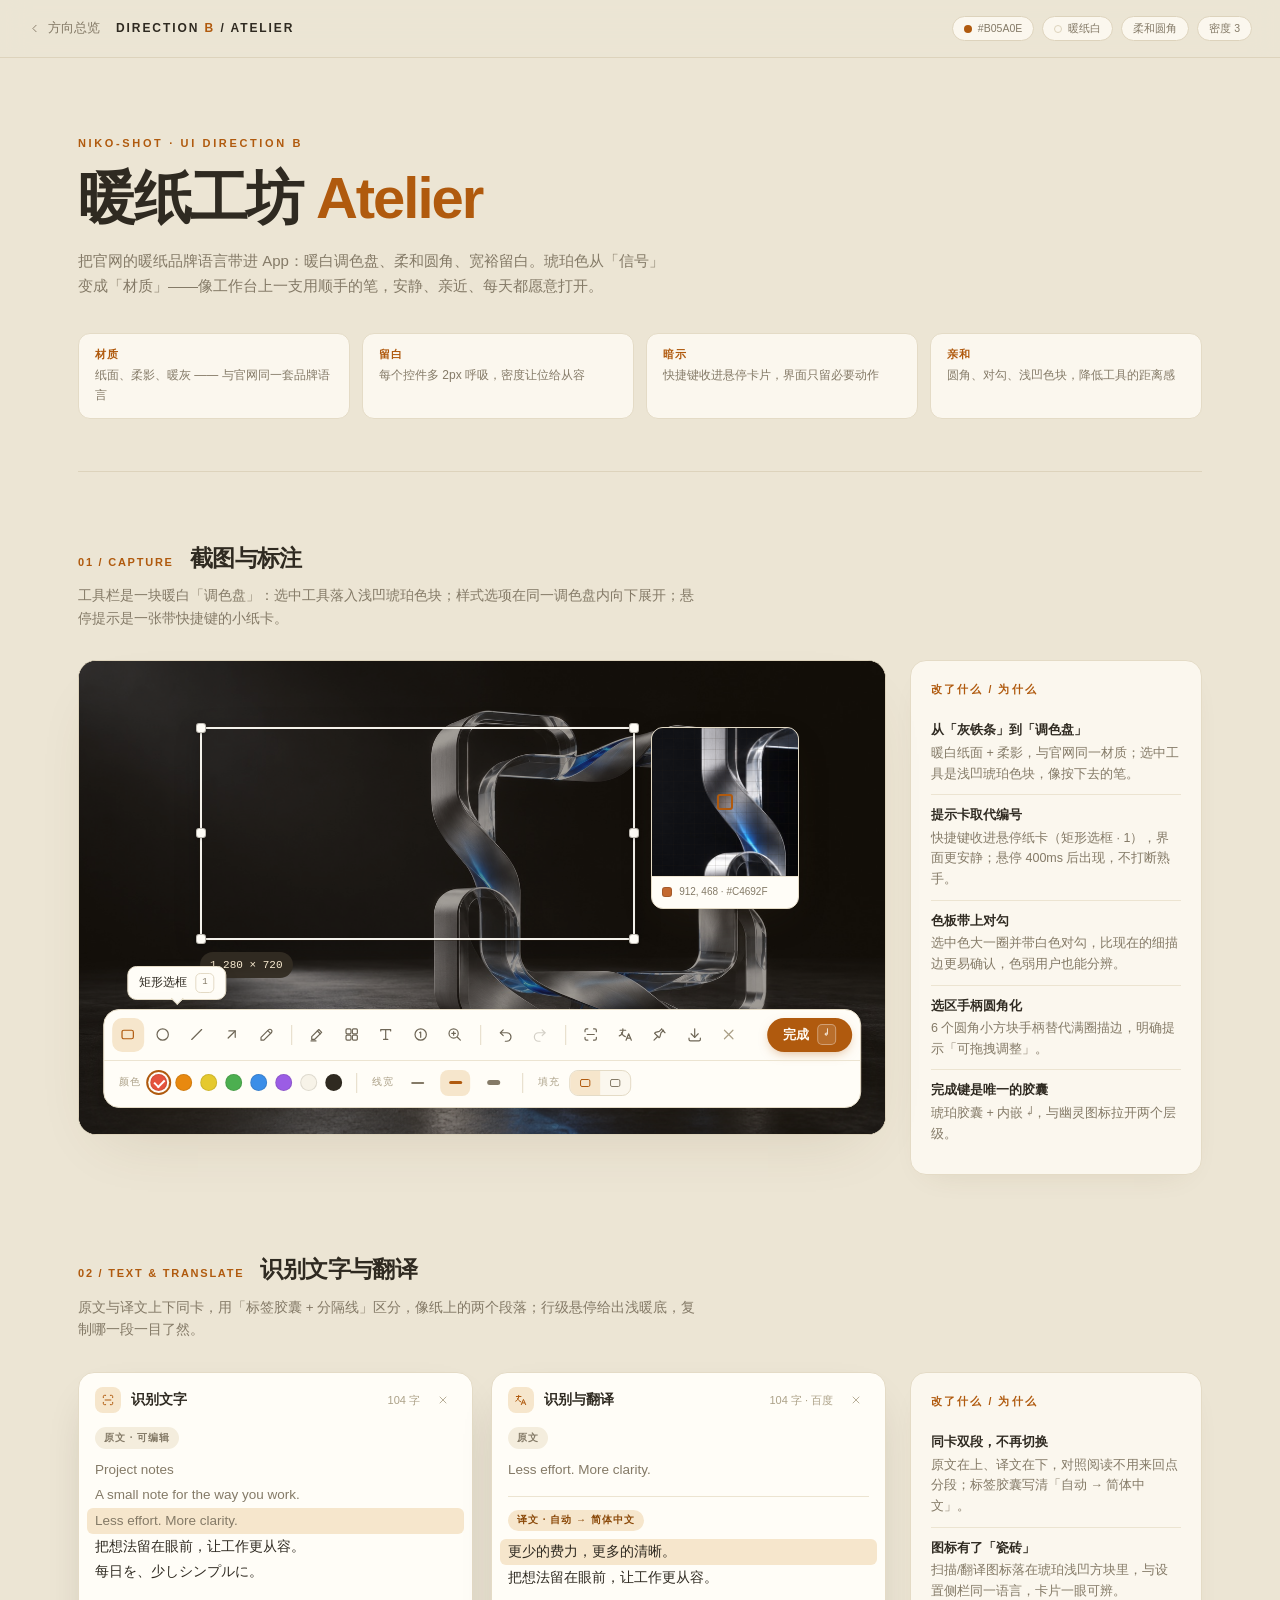
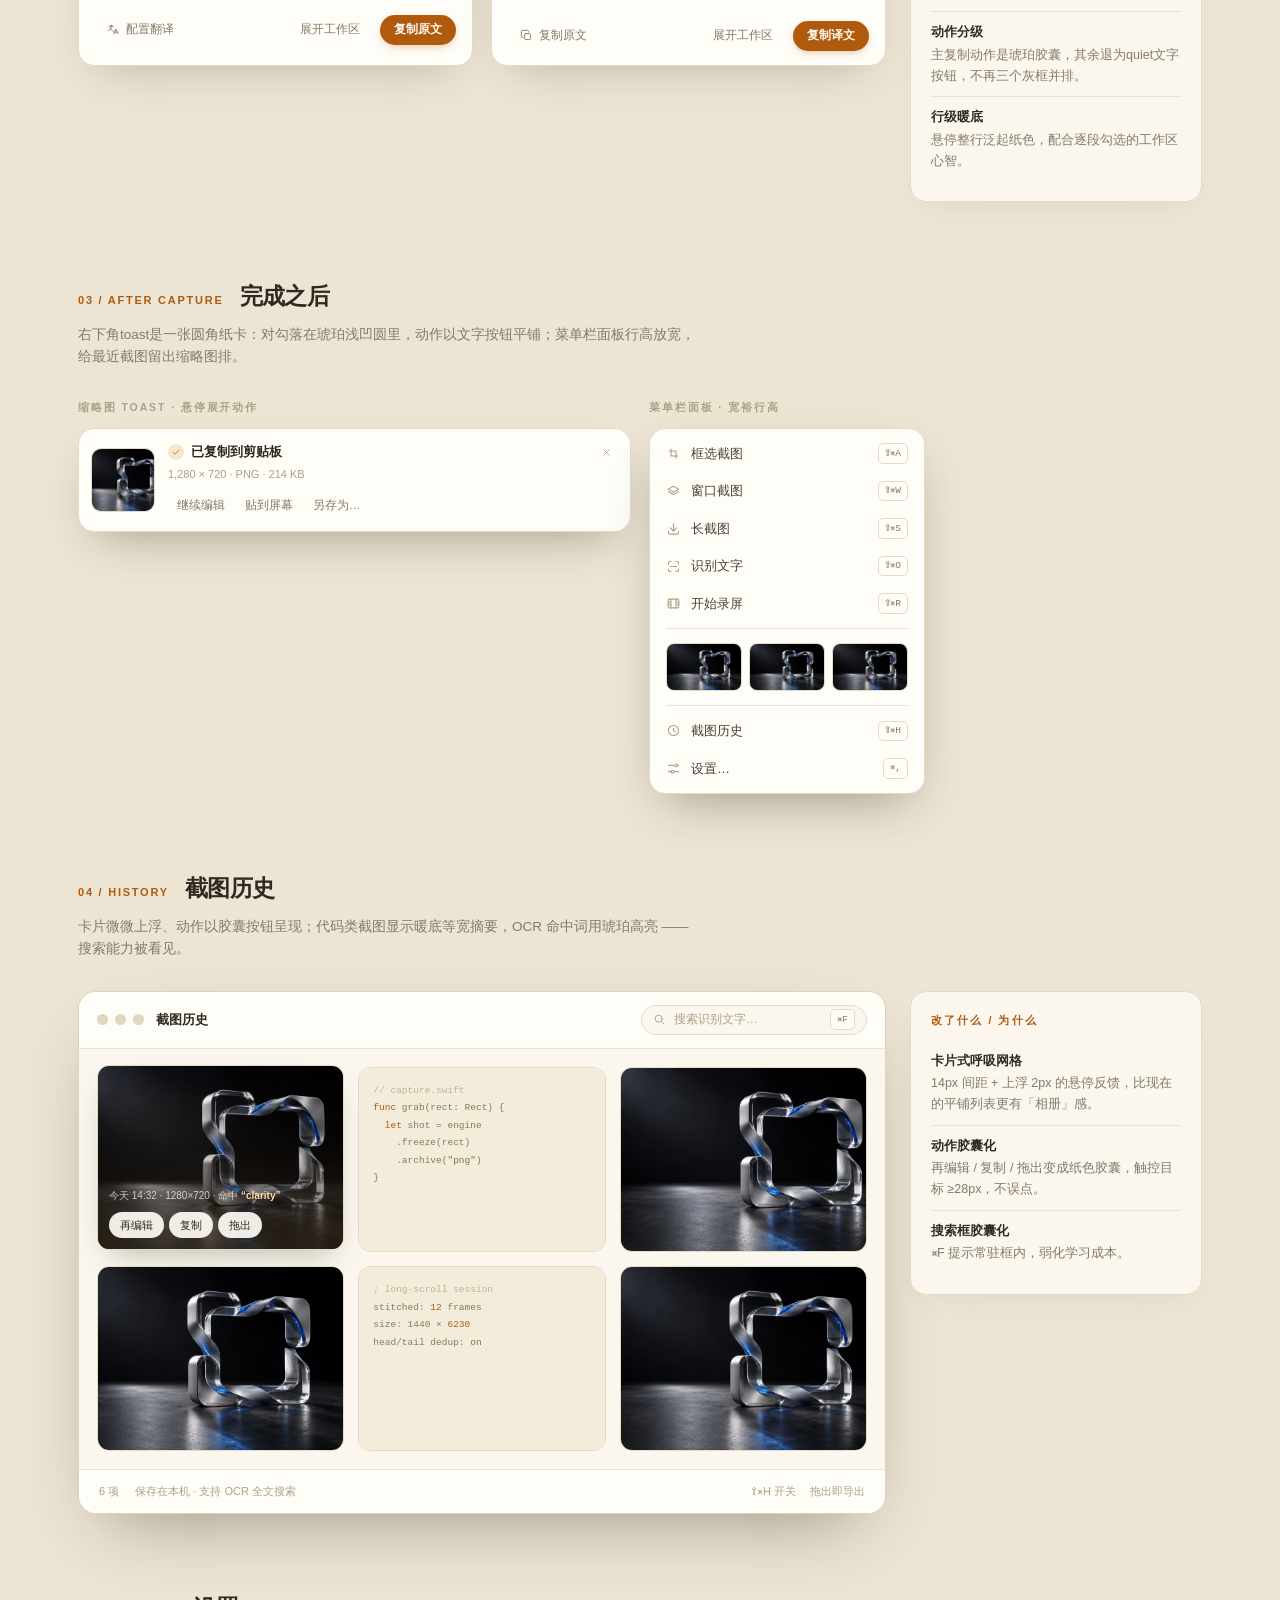
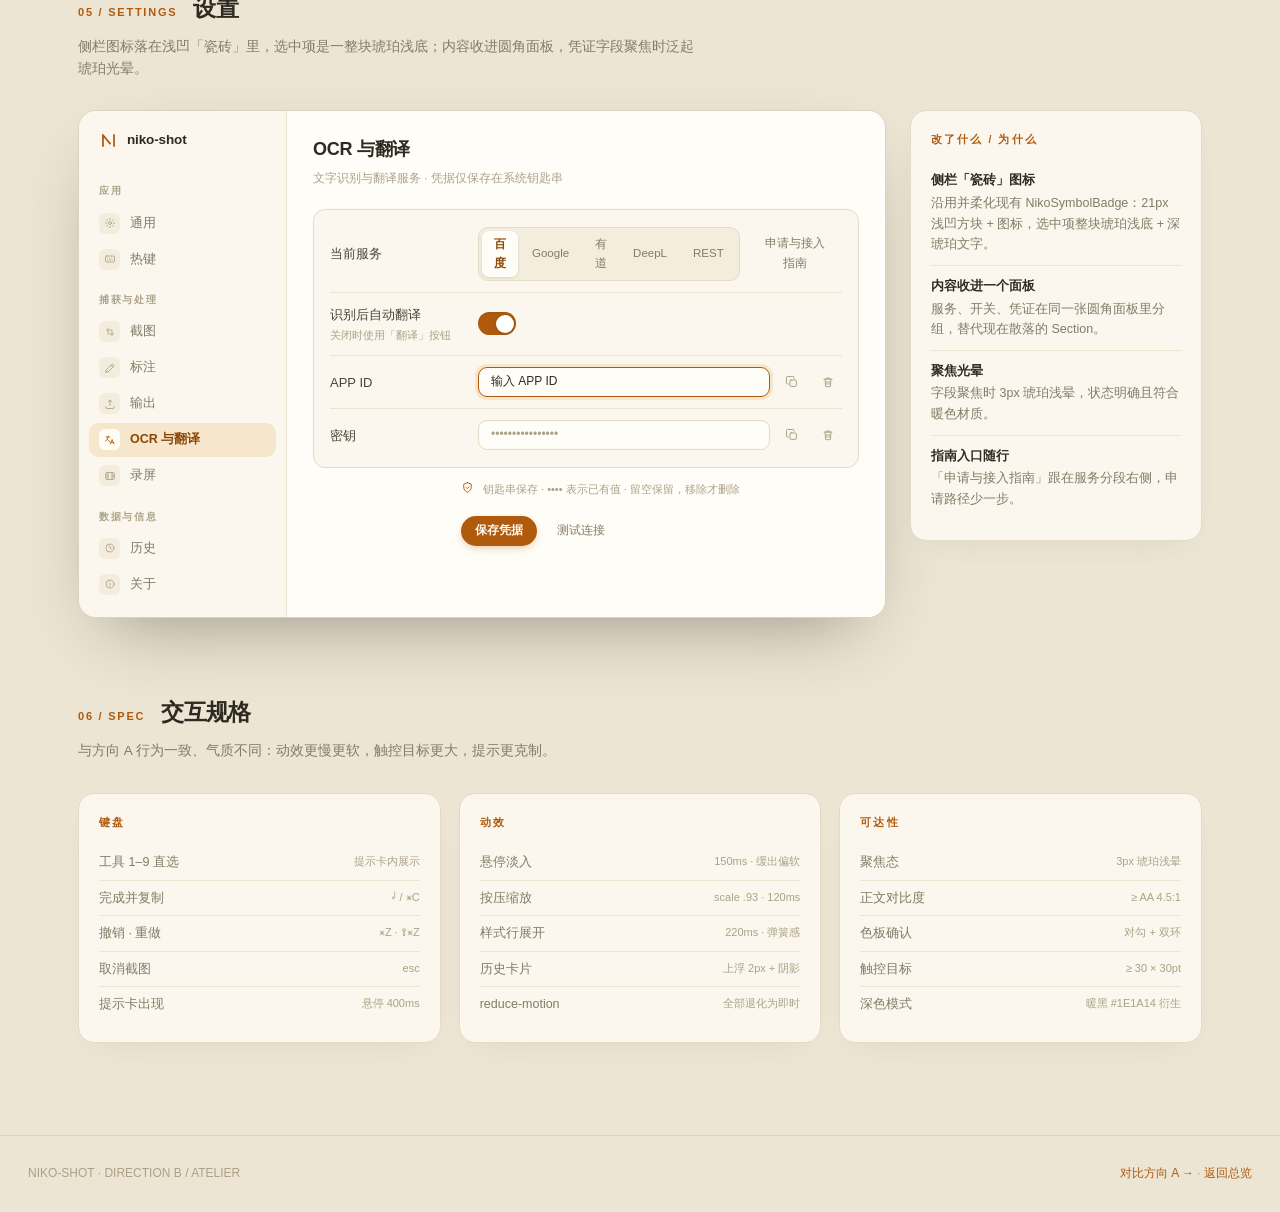
<file: design-demos/direction-b-atelier.html>
<!doctype html>
<html lang="zh-CN">
<head>
<meta charset="utf-8">
<meta name="viewport" content="width=device-width, initial-scale=1">
<title>方向 B · 暖纸工坊 Atelier — niko-shot UI 探索</title>
<style>
/* ============================================================
   DIRECTION B — ATELIER 暖纸工坊
   暖纸白 · 柔和圆角 · 宽裕留白 · 烧琥珀单色
   密度 3 / 变化 5 / 动效 3
   ============================================================ */
:root {
  --page: #ece5d4;
  --page-line: #ddd3bc;
  --paper: #fbf7ee;
  --paper-2: #f4eddd;
  --raised: #fffdf7;
  --line: #e4dbc6;
  --line-soft: #ece4d1;
  --text: #2f2a21;
  --muted: #847a67;
  --faint: #aca188;
  --amber: #b05a0e;
  --amber-deep: #8a4808;
  --amber-tint: #f6e6cc;
  --amber-soft: #f2ddba;
  --on-amber: #fffaf2;
  --ink-chip: #322c22;
  --shadow-warm: rgba(92, 66, 24, .16);
  --sans: -apple-system, "SF Pro Text", "PingFang SC", "Hiragino Sans GB", sans-serif;
  --mono: ui-monospace, "SF Mono", Menlo, Consolas, monospace;
  --r-lg: 16px;
  --r-md: 12px;
  --r-sm: 8px;
  --ease: cubic-bezier(.22, .9, .26, 1);
}
* { box-sizing: border-box; margin: 0; padding: 0; }
html { scroll-behavior: smooth; }
body {
  background: var(--page); color: var(--text); font-family: var(--sans);
  font-size: 14px; line-height: 1.65; -webkit-font-smoothing: antialiased;
}
::selection { background: var(--amber-tint); color: var(--amber-deep); }
.i { width: 16px; height: 16px; display: inline-block; flex: none; vertical-align: -3px; }
button { font: inherit; color: inherit; background: none; border: 0; cursor: pointer; }
.kbd {
  font-family: var(--mono); font-size: 9.5px; color: var(--muted);
  border: 1px solid var(--line); border-radius: 5px; padding: 1.5px 6px;
  background: var(--raised); white-space: nowrap;
}

/* ---------- 页面骨架 ---------- */
.pg-topbar {
  position: sticky; top: 0; z-index: 40; display: flex; align-items: center; gap: 16px;
  padding: 0 28px; height: 58px; border-bottom: 1px solid var(--page-line);
  background: rgba(236, 229, 212, .9); backdrop-filter: blur(14px); -webkit-backdrop-filter: blur(14px);
}
.pg-back { display: inline-flex; align-items: center; gap: 7px; color: var(--muted); text-decoration: none; font-size: 12.5px; }
.pg-back:hover { color: var(--amber-deep); }
.pg-title { font-size: 12px; letter-spacing: .16em; color: var(--text); font-weight: 650; }
.pg-title b { color: var(--amber); }
.pg-chips { margin-left: auto; display: flex; gap: 8px; }
.pg-chip {
  font-size: 10.5px; color: var(--muted); border: 1px solid var(--page-line);
  border-radius: 99px; padding: 3px 11px; display: inline-flex; align-items: center; gap: 6px;
  background: var(--paper);
}
.pg-chip .dot { width: 8px; height: 8px; border-radius: 50%; }

.pg-wrap { max-width: 1180px; margin: 0 auto; padding: 0 28px; }

.pg-hero { padding: 76px 0 52px; border-bottom: 1px solid var(--page-line); }
.pg-hero .no { font-size: 11px; letter-spacing: .24em; color: var(--amber); font-weight: 650; }
.pg-hero h1 { font-size: clamp(40px, 5vw, 58px); font-weight: 700; letter-spacing: -.035em; line-height: 1.12; margin: 14px 0 18px; }
.pg-hero h1 em { font-style: normal; color: var(--amber); }
.pg-hero p { max-width: 600px; color: var(--muted); font-size: 15px; }
.pg-principles { display: grid; grid-template-columns: repeat(auto-fit, minmax(220px, 1fr)); gap: 12px; margin-top: 34px; }
.pg-principles span {
  background: var(--paper); border: 1px solid var(--line); border-radius: var(--r-md);
  padding: 12px 16px; font-size: 12px; color: var(--muted);
}
.pg-principles b { color: var(--amber); display: block; font-size: 10.5px; letter-spacing: .1em; margin-bottom: 3px; }

.pg-section { padding: 68px 0 8px; }
.pg-sec-head { display: flex; align-items: baseline; gap: 16px; margin-bottom: 8px; }
.pg-sec-head .no { font-size: 11px; color: var(--amber); letter-spacing: .16em; font-weight: 650; }
.pg-sec-head h2 { font-size: 23px; font-weight: 700; letter-spacing: -.025em; }
.pg-sec-sub { color: var(--muted); font-size: 13.5px; margin-bottom: 30px; max-width: 620px; }

.pg-scene { display: grid; grid-template-columns: minmax(0, 1fr) 292px; gap: 24px; align-items: start; }
@media (max-width: 960px) { .pg-scene { grid-template-columns: 1fr; } }

.pg-notes {
  border: 1px solid var(--line); border-radius: var(--r-lg); padding: 20px;
  background: var(--paper); box-shadow: 0 12px 32px -20px var(--shadow-warm);
}
.pg-notes h3 { font-size: 10.5px; letter-spacing: .2em; color: var(--amber); font-weight: 700; margin-bottom: 12px; }
.pg-notes li { list-style: none; padding: 10px 0; border-top: 1px solid var(--line-soft); font-size: 12.5px; color: var(--muted); }
.pg-notes li:first-of-type { border-top: 0; }
.pg-notes li b { color: var(--text); font-weight: 650; display: block; margin-bottom: 2px; }

.pg-footer { border-top: 1px solid var(--page-line); margin-top: 84px; padding: 28px; display: flex; justify-content: space-between; color: var(--faint); font-size: 12px; }
.pg-footer a { color: var(--amber); text-decoration: none; }

/* ============================================================
   场景 1 — 截图标注舞台
   ============================================================ */
.stage {
  position: relative; border-radius: 18px; overflow: hidden;
  border: 1px solid var(--page-line); aspect-ratio: 16 / 9.4; background: #14100a;
  box-shadow: 0 24px 60px -28px var(--shadow-warm);
}
.stage > img { position: absolute; inset: 0; width: 100%; height: 100%; object-fit: cover; }
.stage .dim { position: absolute; inset: 0; background: rgba(43, 33, 20, .44); }

/* 选区：白色描边 + 暖色柔影 + 圆角手柄 */
.sel {
  position: absolute; left: 15%; top: 14%; width: 54%; height: 45%;
  border: 2px solid rgba(255, 253, 247, .95); border-radius: 3px;
  box-shadow: 0 0 0 1px rgba(43, 33, 20, .35), 0 6px 24px rgba(0, 0, 0, .25);
}
.sel .handle {
  position: absolute; width: 10px; height: 10px; border-radius: 3px;
  background: var(--raised); border: 1px solid rgba(43,33,20,.3);
  box-shadow: 0 1px 3px rgba(0,0,0,.25);
}
.sel .handle.tl { top: -6px; left: -6px; } .sel .handle.tr { top: -6px; right: -6px; }
.sel .handle.bl { bottom: -6px; left: -6px; } .sel .handle.br { bottom: -6px; right: -6px; }
.sel .handle.ml { top: 50%; left: -6px; margin-top: -5px; } .sel .handle.mr { top: 50%; right: -6px; margin-top: -5px; }
.size-badge {
  position: absolute; left: 15%; top: calc(14% + 45% + 12px);
  font-family: var(--mono); font-size: 11px; color: #f7e9cf;
  background: rgba(50, 44, 34, .94); padding: 4px 10px; border-radius: 99px;
  font-variant-numeric: tabular-nums;
}

/* 放大镜：纸面卡片 */
.loupe {
  position: absolute; left: calc(15% + 54% + 16px); top: 14%;
  width: 148px; background: var(--raised); border: 1px solid var(--line);
  border-radius: var(--r-md); overflow: hidden;
  box-shadow: 0 14px 36px -14px rgba(43, 33, 20, .45);
}
.loupe .grid {
  height: 148px; position: relative;
  background:
    repeating-linear-gradient(90deg, rgba(43,33,20,.09) 0 1px, transparent 1px 10.5px),
    repeating-linear-gradient(0deg, rgba(43,33,20,.09) 0 1px, transparent 1px 10.5px),
    url(../website/assets/capture-sculpture.jpg) 46% 32% / 520% no-repeat;
}
.loupe .grid::after {
  content: ""; position: absolute; left: 50%; top: 50%; width: 12px; height: 12px;
  transform: translate(-50%, -50%); border: 2px solid var(--amber); border-radius: 3px;
  background: rgba(176, 90, 14, .15);
}
.loupe .readout {
  border-top: 1px solid var(--line-soft); padding: 7px 10px; display: flex; align-items: center; gap: 7px;
  font-size: 10px; color: var(--muted); font-variant-numeric: tabular-nums;
}
.loupe .readout .sw { width: 10px; height: 10px; border-radius: 3px; background: #c4692f; border: 1px solid rgba(43,33,20,.2); }

/* 工具栏：漂浮调色盘 */
.palette {
  position: absolute; left: 50%; bottom: 5.5%; transform: translateX(-50%);
  display: flex; flex-direction: column; border-radius: var(--r-lg);
  background: var(--raised); border: 1px solid var(--line);
  box-shadow: 0 2px 6px rgba(43, 33, 20, .06), 0 20px 48px -16px rgba(43, 33, 20, .38);
  max-width: 94%;
}
.palette-tools { display: flex; align-items: center; gap: 3px; padding: 8px; }
.tl {
  position: relative; width: 34px; height: 34px; border-radius: 10px;
  display: inline-flex; align-items: center; justify-content: center;
  color: #6f6757; transition: background .15s var(--ease), color .15s var(--ease), transform .12s var(--ease);
}
.tl .i { width: 17px; height: 17px; }
.tl:hover { background: var(--paper-2); color: var(--text); }
.tl:active { transform: scale(.93); }
.tl.on { color: var(--amber); background: var(--amber-tint); }
.tl:disabled { opacity: .3; pointer-events: none; }
.palette-sep { width: 1px; height: 20px; background: var(--line); margin: 0 6px; flex: none; }
.palette-spacer { flex: 1 1 auto; min-width: 8px; }
.done-btn {
  display: inline-flex; align-items: center; gap: 8px; height: 34px; padding: 0 16px;
  margin-left: 8px; border-radius: 99px; background: var(--amber); color: var(--on-amber);
  font-size: 13px; font-weight: 650; white-space: nowrap;
  box-shadow: 0 4px 12px -4px rgba(176, 90, 14, .5);
  transition: transform .12s var(--ease), background .15s var(--ease);
}
.done-btn:hover { background: var(--amber-deep); }
.done-btn:active { transform: scale(.96); }
.done-btn .kbd { border-color: rgba(255,255,255,.35); color: rgba(255,250,242,.85); background: rgba(255,255,255,.12); }
.esc-btn { color: var(--faint); }
.esc-btn:hover { color: var(--text); }

/* 悬停提示卡（演示态：固定在矩形工具上） */
.tip {
  position: absolute; bottom: calc(5.5% + 108px); left: calc(50% - 305px);
  transform: translateX(-50%);
  background: var(--raised); border: 1px solid var(--line); border-radius: 9px;
  padding: 6px 11px; font-size: 11.5px; color: var(--text); white-space: nowrap;
  box-shadow: 0 8px 22px -10px rgba(43, 33, 20, .4); display: flex; gap: 8px; align-items: center;
}
.tip .kbd { font-size: 9px; }
.tip::after {
  content: ""; position: absolute; left: 50%; bottom: -4px; width: 8px; height: 8px;
  background: var(--raised); border-right: 1px solid var(--line); border-bottom: 1px solid var(--line);
  transform: translateX(-50%) rotate(45deg);
}

/* 样式行：同一调色盘内展开 */
.palette-style {
  display: flex; align-items: center; gap: 8px; padding: 9px 14px 11px;
  border-top: 1px solid var(--line-soft);
}
.sw-dot {
  width: 17px; height: 17px; border-radius: 50%; position: relative; flex: none;
  border: 1px solid rgba(43,33,20,.12); transition: transform .13s var(--ease);
  display: inline-flex; align-items: center; justify-content: center; color: #fff;
}
.sw-dot:hover { transform: scale(1.14); }
.sw-dot.on { box-shadow: 0 0 0 2px var(--raised), 0 0 0 4px var(--amber); }
.sw-dot.on::after { content: ""; width: 5px; height: 8px; border: solid #fff; border-width: 0 2px 2px 0; transform: rotate(45deg) translateY(-1px); }
.style-label { font-size: 10px; color: var(--faint); letter-spacing: .08em; margin: 0 1px; }
.stk { width: 30px; height: 26px; border-radius: 8px; display: inline-flex; align-items: center; justify-content: center; color: var(--muted); }
.stk:hover { background: var(--paper-2); color: var(--text); }
.stk.on { color: var(--amber); background: var(--amber-tint); }
.stk i { display: block; background: currentColor; border-radius: 3px; }
.fill-tg { display: inline-flex; border: 1px solid var(--line); border-radius: 9px; overflow: hidden; background: var(--paper); }
.fill-tg button { width: 30px; height: 24px; display: inline-flex; align-items: center; justify-content: center; color: var(--muted); }
.fill-tg button.on { background: var(--amber-tint); color: var(--amber); }
.fill-tg .i { width: 14px; height: 14px; }

/* ============================================================
   场景 2 — OCR / 翻译卡片
   ============================================================ */
.ocr-duo { display: grid; grid-template-columns: 1fr 1fr; gap: 18px; }
@media (max-width: 900px) { .ocr-duo { grid-template-columns: 1fr; } }
.ocr {
  border-radius: var(--r-lg); background: var(--raised); border: 1px solid var(--line);
  overflow: hidden; box-shadow: 0 18px 44px -22px rgba(43, 33, 20, .3);
}
.ocr-head { display: flex; align-items: center; gap: 10px; padding: 14px 16px 12px; }
.ocr-head .tile {
  width: 26px; height: 26px; border-radius: 8px; background: var(--amber-tint);
  display: inline-flex; align-items: center; justify-content: center; color: var(--amber);
}
.ocr-head .tile .i { width: 14px; height: 14px; }
.ocr-head .t { font-size: 13.5px; font-weight: 650; }
.ocr-head .count { font-size: 11px; color: var(--faint); margin-left: auto; font-variant-numeric: tabular-nums; }
.ocr-head .x { color: var(--faint); width: 26px; height: 26px; border-radius: 8px; display: inline-flex; align-items: center; justify-content: center; }
.ocr-head .x:hover { background: var(--paper-2); color: var(--text); }
.ocr-block { padding: 0 16px 6px; }
.ocr-block .lb {
  display: inline-flex; align-items: center; gap: 6px; font-size: 10px; letter-spacing: .1em;
  color: var(--amber-deep); background: var(--amber-tint); border-radius: 99px; padding: 2.5px 9px;
  font-weight: 650; margin-bottom: 8px;
}
.ocr-block .lb.grey { color: var(--muted); background: var(--paper-2); }
.ocr-text { font-size: 13.5px; line-height: 1.9; padding-bottom: 12px; }
.ocr-text .ln { padding: 0 8px; margin: 0 -8px; border-radius: 6px; }
.ocr-text .ln:hover { background: var(--paper-2); }
.ocr-text .ln.hl { background: var(--amber-tint); }
.ocr-text .en { color: var(--muted); }
.ocr-div { height: 1px; background: var(--line-soft); margin: 0 16px; }
.ocr-foot { display: flex; align-items: center; gap: 8px; padding: 12px 16px 14px; }
.btn-quiet {
  display: inline-flex; align-items: center; gap: 6px; height: 30px; padding: 0 12px;
  border-radius: 9px; color: var(--muted); font-size: 12px; transition: all .15s var(--ease);
}
.btn-quiet:hover { color: var(--amber-deep); background: var(--amber-tint); }
.btn-quiet .i { width: 13px; height: 13px; }
.btn-amber {
  display: inline-flex; align-items: center; gap: 7px; height: 30px; padding: 0 14px;
  border-radius: 99px; background: var(--amber); color: var(--on-amber);
  font-size: 12px; font-weight: 650; box-shadow: 0 3px 10px -3px rgba(176, 90, 14, .45);
}
.btn-amber:hover { background: var(--amber-deep); }
.ocr-foot .sp { flex: 1; }

/* ============================================================
   场景 3 — 完成动作 toast + 菜单栏面板
   ============================================================ */
.duo { display: grid; grid-template-columns: 1fr 1fr; gap: 18px; align-items: start; }
@media (max-width: 900px) { .duo { grid-template-columns: 1fr; } }
.duo .cap { font-size: 10.5px; letter-spacing: .18em; color: var(--faint); font-weight: 650; margin-bottom: 12px; }

.toast {
  border-radius: var(--r-lg); background: var(--raised); border: 1px solid var(--line);
  padding: 12px; display: flex; gap: 13px; align-items: center;
  box-shadow: 0 20px 48px -20px rgba(43, 33, 20, .4);
}
.toast img { width: 64px; height: 64px; border-radius: 10px; object-fit: cover; border: 1px solid var(--line); }
.toast .meta { min-width: 0; flex: 1; }
.toast .meta .t { font-size: 13px; font-weight: 650; display: flex; align-items: center; gap: 7px; }
.toast .meta .t .ok { width: 16px; height: 16px; border-radius: 50%; background: var(--amber-tint); color: var(--amber); display: inline-flex; align-items: center; justify-content: center; }
.toast .meta .t .ok .i { width: 10px; height: 10px; }
.toast .meta .s { font-size: 11px; color: var(--faint); margin-top: 3px; font-variant-numeric: tabular-nums; }
.toast .acts { display: flex; gap: 2px; margin-top: 8px; }
.toast .acts button { font-size: 11.5px; color: var(--muted); padding: 4px 9px; border-radius: 7px; }
.toast .acts button:hover { color: var(--amber-deep); background: var(--amber-tint); }
.toast .x { align-self: flex-start; color: var(--faint); width: 24px; height: 24px; border-radius: 7px; display: inline-flex; align-items: center; justify-content: center; }
.toast .x:hover { color: var(--text); background: var(--paper-2); }

.menu-panel {
  width: 276px; border-radius: var(--r-lg); background: var(--raised); border: 1px solid var(--line);
  padding: 6px; box-shadow: 0 20px 48px -18px rgba(43, 33, 20, .42);
}
.mp-row {
  width: 100%; display: flex; align-items: center; gap: 10px; padding: 8px 10px;
  border-radius: 10px; font-size: 13px; color: #4a4335; text-align: left;
  transition: background .13s var(--ease);
}
.mp-row:hover { background: var(--paper-2); }
.mp-row .i { width: 15px; height: 15px; color: var(--faint); }
.mp-row:hover .i { color: var(--amber); }
.mp-row .kbd { margin-left: auto; }
.mp-sep { height: 1px; background: var(--line-soft); margin: 6px 10px; }
.mp-recent { display: flex; gap: 7px; padding: 8px 10px; }
.mp-recent img { width: 76px; height: 48px; object-fit: cover; border-radius: 8px; border: 1px solid var(--line); }
.mp-recent img:hover { border-color: var(--amber-soft); box-shadow: 0 0 0 2px var(--amber-tint); }

/* ============================================================
   场景 4 — 历史窗口
   ============================================================ */
.win {
  border-radius: 18px; overflow: hidden; background: var(--paper);
  border: 1px solid var(--page-line); box-shadow: 0 30px 70px -30px rgba(43, 33, 20, .45);
}
.win-bar {
  display: flex; align-items: center; gap: 12px; padding: 13px 18px;
  background: var(--raised); border-bottom: 1px solid var(--line-soft);
}
.lights { display: flex; gap: 7px; }
.lights i { width: 11px; height: 11px; border-radius: 50%; background: #e0d7c2; display: block; }
.win-bar .t { font-size: 13px; font-weight: 650; }
.win-search {
  margin-left: auto; display: flex; align-items: center; gap: 8px; width: 226px; height: 30px;
  padding: 0 11px; border-radius: 99px; background: var(--paper); border: 1px solid var(--line);
  color: var(--faint); font-size: 11.5px;
}
.win-search .i { width: 13px; height: 13px; }
.win-search .kbd { margin-left: auto; }
.hist-grid { display: grid; grid-template-columns: repeat(3, 1fr); gap: 14px; padding: 18px; }
.hcard {
  position: relative; aspect-ratio: 4 / 3; border-radius: 12px; overflow: hidden;
  border: 1px solid var(--line); cursor: pointer; background: var(--raised);
  transition: transform .18s var(--ease), box-shadow .18s var(--ease);
}
.hcard:hover, .hcard.demo { transform: translateY(-2px); box-shadow: 0 14px 30px -14px rgba(43,33,20,.35); }
.hcard > img, .hcard > .code { position: absolute; inset: 0; width: 100%; height: 100%; object-fit: cover; }
.hcard .veil {
  position: absolute; inset: 0; display: flex; flex-direction: column; justify-content: flex-end;
  padding: 11px; background: linear-gradient(to top, rgba(43, 33, 20, .82) 0%, rgba(43, 33, 20, .2) 52%, transparent);
  opacity: 0; transition: opacity .18s var(--ease);
}
.hcard:hover .veil, .hcard.demo .veil { opacity: 1; }
.hcard .veil .m { font-size: 10px; color: rgba(255, 250, 240, .75); font-variant-numeric: tabular-nums; }
.hcard .veil .m b { color: #ffd9a3; font-weight: 650; }
.hcard .veil .a { display: flex; gap: 5px; margin-top: 7px; }
.hcard .veil .a button {
  font-size: 11px; color: var(--text); background: rgba(255, 253, 247, .92);
  padding: 4px 11px; border-radius: 99px;
}
.hcard .veil .a button:hover { background: var(--amber); color: var(--on-amber); }
.code {
  background: #f3ecdb; padding: 14px; font-family: var(--mono); font-size: 9.5px; line-height: 1.85;
  color: #8a7a5c; white-space: pre; overflow: hidden;
}
.code .k { color: #b05a0e; } .code .s { color: #6d7c43; } .code .c { color: #c0b394; }
.win-foot {
  display: flex; align-items: center; gap: 16px; padding: 12px 20px;
  border-top: 1px solid var(--line-soft); background: var(--raised);
  font-size: 11px; color: var(--faint);
}
.win-foot .r { margin-left: auto; display: flex; gap: 14px; }

/* ============================================================
   场景 5 — 设置窗口
   ============================================================ */
.settings { display: grid; grid-template-columns: 208px minmax(0, 1fr); }
.st-side { border-right: 1px solid var(--line-soft); background: var(--paper); padding: 16px 10px; }
.st-side .brand { display: flex; align-items: center; gap: 9px; padding: 2px 10px 18px; font-weight: 700; font-size: 13.5px; letter-spacing: -.01em; }
.st-nav { display: flex; flex-direction: column; gap: 2px; }
.st-nav button {
  display: flex; align-items: center; gap: 10px; padding: 6.5px 10px; border-radius: 10px;
  font-size: 12.5px; color: var(--muted); text-align: left; transition: all .14s var(--ease);
}
.st-nav button .tile {
  width: 21px; height: 21px; border-radius: 6px; background: var(--paper-2);
  display: inline-flex; align-items: center; justify-content: center; color: var(--faint);
  transition: all .14s var(--ease);
}
.st-nav button .tile .i { width: 12px; height: 12px; }
.st-nav button:hover { color: var(--text); background: var(--paper-2); }
.st-nav button.on { color: var(--amber-deep); background: var(--amber-tint); font-weight: 600; }
.st-nav button.on .tile { background: var(--raised); color: var(--amber); }
.st-nav .grp { font-size: 9.5px; letter-spacing: .18em; color: var(--faint); padding: 14px 10px 5px; font-weight: 650; }
.st-body { padding: 24px 26px 26px; background: var(--raised); }
.st-page-t { font-size: 18px; font-weight: 700; letter-spacing: -.015em; }
.st-page-s { font-size: 12px; color: var(--faint); margin: 4px 0 20px; }
.st-panel { border: 1px solid var(--line); border-radius: var(--r-md); padding: 6px 16px; background: var(--paper); }
.st-row { display: flex; align-items: center; gap: 16px; padding: 11px 0; border-top: 1px solid var(--line-soft); }
.st-row:first-child { border-top: 0; }
.st-row .lb { width: 132px; flex: none; font-size: 13px; color: #4a4335; }
.st-row .lb small { display: block; font-size: 10.5px; color: var(--faint); margin-top: 2px; }
.st-row .ct { flex: 1; display: flex; align-items: center; gap: 8px; min-width: 0; }
.seg { display: inline-flex; background: var(--paper-2); border: 1px solid var(--line); border-radius: 10px; padding: 3px; gap: 2px; }
.seg button { font-size: 11.5px; color: var(--muted); padding: 4px 12px; border-radius: 7px; }
.seg button.on { background: var(--raised); color: var(--amber-deep); font-weight: 600; box-shadow: 0 1px 3px rgba(43,33,20,.12); }
.field {
  flex: 1; height: 30px; border-radius: 9px; background: var(--raised);
  border: 1px solid var(--line); color: var(--faint); font-size: 12px;
  display: flex; align-items: center; padding: 0 12px;
}
.field.focus { border-color: var(--amber); color: var(--text); box-shadow: 0 0 0 3px var(--amber-tint); }
.ic-btn { width: 28px; height: 28px; border-radius: 8px; color: var(--faint); display: inline-flex; align-items: center; justify-content: center; }
.ic-btn:hover { background: var(--paper-2); color: var(--text); }
.ic-btn .i { width: 14px; height: 14px; }
.st-note { display: flex; gap: 9px; align-items: flex-start; padding: 12px 0 2px 148px; font-size: 11px; color: var(--faint); }
.st-note .i { width: 13px; height: 13px; color: var(--amber); margin-top: 1px; }
.st-actions { display: flex; gap: 8px; padding: 16px 0 0 148px; }
.toggle { width: 38px; height: 23px; border-radius: 99px; background: var(--amber); position: relative; flex: none; box-shadow: inset 0 1px 2px rgba(0,0,0,.1); }
.toggle::after { content: ""; position: absolute; top: 2.5px; right: 2.5px; width: 18px; height: 18px; border-radius: 50%; background: #fff; box-shadow: 0 1px 3px rgba(0,0,0,.2); }
.toggle.off { background: #d8ce b6; background: #d8ceb6; }
.toggle.off::after { right: auto; left: 2.5px; }

/* ============================================================
   场景 6 — 规格
   ============================================================ */
.spec-grid { display: grid; grid-template-columns: repeat(3, 1fr); gap: 18px; }
@media (max-width: 900px) { .spec-grid { grid-template-columns: 1fr; } }
.spec { border: 1px solid var(--line); border-radius: var(--r-lg); padding: 20px; background: var(--paper); box-shadow: 0 12px 32px -22px var(--shadow-warm); }
.spec h3 { font-size: 10.5px; letter-spacing: .2em; color: var(--amber); font-weight: 700; margin-bottom: 14px; }
.spec li { list-style: none; display: flex; justify-content: space-between; gap: 10px; padding: 7px 0; border-top: 1px solid var(--line-soft); font-size: 12.5px; color: var(--muted); }
.spec li:first-of-type { border-top: 0; }
.spec li span:last-child { font-size: 11px; color: var(--faint); text-align: right; }
</style>
</head>
<body>

<!-- 图标（Tabler 风格，stroke 1.7，与官网 icons.svg 同源） -->
<svg width="0" height="0" style="position:absolute" aria-hidden="true">
<defs>
<symbol id="i-rect" viewBox="0 0 24 24" fill="none" stroke="currentColor" stroke-width="1.7" stroke-linecap="round" stroke-linejoin="round"><rect x="4" y="6" width="16" height="12" rx="2.5"/></symbol>
<symbol id="i-circle" viewBox="0 0 24 24" fill="none" stroke="currentColor" stroke-width="1.7" stroke-linecap="round" stroke-linejoin="round"><circle cx="12" cy="12" r="8"/></symbol>
<symbol id="i-line" viewBox="0 0 24 24" fill="none" stroke="currentColor" stroke-width="1.7" stroke-linecap="round" stroke-linejoin="round"><path d="M5 19L19 5"/></symbol>
<symbol id="i-arrow" viewBox="0 0 24 24" fill="none" stroke="currentColor" stroke-width="1.7" stroke-linecap="round" stroke-linejoin="round"><path d="M17 7l-10 10"/><path d="M8 7h9v9"/></symbol>
<symbol id="i-pen" viewBox="0 0 24 24" fill="none" stroke="currentColor" stroke-width="1.7" stroke-linecap="round" stroke-linejoin="round"><path d="M4 20h4L18.5 9.5a2.83 2.83 0 1 0-4-4L4 16v4z"/><path d="M13.5 6.5l4 4"/></symbol>
<symbol id="i-marker" viewBox="0 0 24 24" fill="none" stroke="currentColor" stroke-width="1.7" stroke-linecap="round" stroke-linejoin="round"><path d="M5 15L15 5l4 4-10 10H5v-4z"/><path d="M13 7l4 4"/><path d="M4 21h7"/></symbol>
<symbol id="i-mosaic" viewBox="0 0 24 24" fill="none" stroke="currentColor" stroke-width="1.7" stroke-linecap="round" stroke-linejoin="round"><rect x="4" y="4" width="7" height="7" rx="1.5"/><rect x="13" y="4" width="7" height="7" rx="1.5"/><rect x="4" y="13" width="7" height="7" rx="1.5"/><rect x="13" y="13" width="7" height="7" rx="1.5"/></symbol>
<symbol id="i-text" viewBox="0 0 24 24" fill="none" stroke="currentColor" stroke-width="1.7" stroke-linecap="round" stroke-linejoin="round"><path d="M5 7V5h14v2"/><path d="M12 5v14"/><path d="M9 19h6"/></symbol>
<symbol id="i-number" viewBox="0 0 24 24" fill="none" stroke="currentColor" stroke-width="1.7" stroke-linecap="round" stroke-linejoin="round"><circle cx="12" cy="12" r="8"/><path d="M10.5 9.5L12 8.5V16"/></symbol>
<symbol id="i-zoom" viewBox="0 0 24 24" fill="none" stroke="currentColor" stroke-width="1.7" stroke-linecap="round" stroke-linejoin="round"><circle cx="10.5" cy="10.5" r="6.5"/><path d="M15.5 15.5L20 20"/><path d="M8 10.5h5"/><path d="M10.5 8v5"/></symbol>
<symbol id="i-undo" viewBox="0 0 24 24" fill="none" stroke="currentColor" stroke-width="1.7" stroke-linecap="round" stroke-linejoin="round"><path d="M8.5 13.5L4.5 9.5l4-4"/><path d="M4.5 9.5h9a6 6 0 0 1 0 12h-2"/></symbol>
<symbol id="i-redo" viewBox="0 0 24 24" fill="none" stroke="currentColor" stroke-width="1.7" stroke-linecap="round" stroke-linejoin="round"><path d="M15.5 13.5l4-4-4-4"/><path d="M19.5 9.5h-9a6 6 0 0 0 0 12h2"/></symbol>
<symbol id="i-scan" viewBox="0 0 24 24" fill="none" stroke="currentColor" stroke-width="1.7" stroke-linecap="round" stroke-linejoin="round"><path d="M4 8V6a2 2 0 0 1 2-2h2"/><path d="M16 4h2a2 2 0 0 1 2 2v2"/><path d="M20 16v2a2 2 0 0 1-2 2h-2"/><path d="M8 20H6a2 2 0 0 1-2-2v-2"/><path d="M7 12h10"/></symbol>
<symbol id="i-lang" viewBox="0 0 24 24" fill="none" stroke="currentColor" stroke-width="1.7" stroke-linecap="round" stroke-linejoin="round"><path d="M4 6h8"/><path d="M8 4v2c0 4-2.4 6.8-5 8"/><path d="M6 9.5c1 2.4 3 4.4 5.5 5.5"/><path d="M12.5 20l3.7-9 3.8 9"/><path d="M14 17h4.4"/></symbol>
<symbol id="i-pin" viewBox="0 0 24 24" fill="none" stroke="currentColor" stroke-width="1.7" stroke-linecap="round" stroke-linejoin="round"><path d="M14.5 4.5L19.5 9.5"/><path d="M15 4l-3.5 3.5L6 9l-1.2 1.2L11 16.5 12.3 15.3l1.5-5.5L17.5 6"/><path d="M9.5 14.5L4 20"/></symbol>
<symbol id="i-download" viewBox="0 0 24 24" fill="none" stroke="currentColor" stroke-width="1.7" stroke-linecap="round" stroke-linejoin="round"><path d="M4 17v2a2 2 0 0 0 2 2h12a2 2 0 0 0 2-2v-2"/><path d="M7 11l5 5 5-5"/><path d="M12 4v12"/></symbol>
<symbol id="i-x" viewBox="0 0 24 24" fill="none" stroke="currentColor" stroke-width="1.7" stroke-linecap="round" stroke-linejoin="round"><path d="M6 6l12 12"/><path d="M18 6L6 18"/></symbol>
<symbol id="i-check" viewBox="0 0 24 24" fill="none" stroke="currentColor" stroke-width="1.7" stroke-linecap="round" stroke-linejoin="round"><path d="M5 12.5l4.5 4.5L19 7.5"/></symbol>
<symbol id="i-copy" viewBox="0 0 24 24" fill="none" stroke="currentColor" stroke-width="1.7" stroke-linecap="round" stroke-linejoin="round"><rect x="8.5" y="8.5" width="11" height="11" rx="2"/><path d="M5.5 15.5h-1a2 2 0 0 1-2-2v-9a2 2 0 0 1 2-2h9a2 2 0 0 1 2 2v1"/></symbol>
<symbol id="i-search" viewBox="0 0 24 24" fill="none" stroke="currentColor" stroke-width="1.7" stroke-linecap="round" stroke-linejoin="round"><circle cx="10.5" cy="10.5" r="6.5"/><path d="M15.5 15.5L20 20"/></symbol>
<symbol id="i-clock" viewBox="0 0 24 24" fill="none" stroke="currentColor" stroke-width="1.7" stroke-linecap="round" stroke-linejoin="round"><circle cx="12" cy="12" r="8"/><path d="M12 8v4.2l3 1.8"/></symbol>
<symbol id="i-slider" viewBox="0 0 24 24" fill="none" stroke="currentColor" stroke-width="1.7" stroke-linecap="round" stroke-linejoin="round"><path d="M4 7h9"/><circle cx="16.5" cy="7" r="2.2"/><path d="M19.5 7H20"/><path d="M4 17h3.5"/><circle cx="10.5" cy="17" r="2.2"/><path d="M13.5 17H20"/></symbol>
<symbol id="i-camera" viewBox="0 0 24 24" fill="none" stroke="currentColor" stroke-width="1.7" stroke-linecap="round" stroke-linejoin="round"><path d="M5 7h1a2 2 0 0 0 2-2 1 1 0 0 1 1-1h6a1 1 0 0 1 1 1 2 2 0 0 0 2 2h1a2 2 0 0 1 2 2v9a2 2 0 0 1-2 2H5a2 2 0 0 1-2-2V9a2 2 0 0 1 2-2"/><circle cx="12" cy="13" r="3"/></symbol>
<symbol id="i-film" viewBox="0 0 24 24" fill="none" stroke="currentColor" stroke-width="1.7" stroke-linecap="round" stroke-linejoin="round"><rect x="3.5" y="5" width="17" height="14" rx="2"/><path d="M8 5v14M16 5v14M3.5 10H8M3.5 14H8M16 10h4.5M16 14h4.5"/></symbol>
<symbol id="i-crop" viewBox="0 0 24 24" fill="none" stroke="currentColor" stroke-width="1.7" stroke-linecap="round" stroke-linejoin="round"><path d="M8 5v10a1 1 0 0 0 1 1h10"/><path d="M5 8h10a1 1 0 0 1 1 1v10"/></symbol>
<symbol id="i-keyboard" viewBox="0 0 24 24" fill="none" stroke="currentColor" stroke-width="1.7" stroke-linecap="round" stroke-linejoin="round"><rect x="3" y="6" width="18" height="12" rx="2"/><path d="M7 10h.01M11 10h.01M15 10h.01M7 14h.01M17 14h.01M10 14h4"/></symbol>
<symbol id="i-shield" viewBox="0 0 24 24" fill="none" stroke="currentColor" stroke-width="1.7" stroke-linecap="round" stroke-linejoin="round"><path d="M12 3l7 3v5c0 4.5-3 8.2-7 10-4-1.8-7-5.5-7-10V6l7-3z"/><path d="M9.5 12l2 2 3.5-3.5"/></symbol>
<symbol id="i-info" viewBox="0 0 24 24" fill="none" stroke="currentColor" stroke-width="1.7" stroke-linecap="round" stroke-linejoin="round"><circle cx="12" cy="12" r="8"/><path d="M12 11v5"/><path d="M12 8h.01"/></symbol>
<symbol id="i-trash" viewBox="0 0 24 24" fill="none" stroke="currentColor" stroke-width="1.7" stroke-linecap="round" stroke-linejoin="round"><path d="M5 7h14"/><path d="M10 7V5h4v2"/><path d="M7 7l.8 12.2a1 1 0 0 0 1 .8h6.4a1 1 0 0 0 1-.8L17 7"/><path d="M10.2 11v5M13.8 11v5"/></symbol>
<symbol id="i-chevron" viewBox="0 0 24 24" fill="none" stroke="currentColor" stroke-width="1.7" stroke-linecap="round" stroke-linejoin="round"><path d="M9 6l6 6-6 6"/></symbol>
<symbol id="i-layers" viewBox="0 0 24 24" fill="none" stroke="currentColor" stroke-width="1.7" stroke-linecap="round" stroke-linejoin="round"><path d="M12 3.5l8.5 4.7L12 12.9 3.5 8.2 12 3.5z"/><path d="M4 12.5l8 4.4 8-4.4"/></symbol>
<symbol id="i-gear" viewBox="0 0 24 24" fill="none" stroke="currentColor" stroke-width="1.7" stroke-linecap="round" stroke-linejoin="round"><circle cx="12" cy="12" r="3"/><path d="M12 2.8v2.4M12 18.8v2.4M2.8 12h2.4M18.8 12h2.4M5.5 5.5l1.7 1.7M16.8 16.8l1.7 1.7M18.5 5.5l-1.7 1.7M7.2 16.8l-1.7 1.7"/></symbol>
<symbol id="i-output" viewBox="0 0 24 24" fill="none" stroke="currentColor" stroke-width="1.7" stroke-linecap="round" stroke-linejoin="round"><path d="M4 17v2a2 2 0 0 0 2 2h12a2 2 0 0 0 2-2v-2"/><path d="M12 4v11"/><path d="M8.5 7.5L12 4l3.5 3.5"/></symbol>
</defs>
</svg>

<header class="pg-topbar">
  <a class="pg-back" href="index.html"><svg class="i" style="width:13px;height:13px;transform:rotate(180deg)"><use href="#i-chevron"/></svg> 方向总览</a>
  <span class="pg-title">DIRECTION <b>B</b> / ATELIER</span>
  <div class="pg-chips">
    <span class="pg-chip"><i class="dot" style="background:#b05a0e"></i>#B05A0E</span>
    <span class="pg-chip"><i class="dot" style="background:#fbf7ee;border:1px solid #ddd3bc"></i>暖纸白</span>
    <span class="pg-chip">柔和圆角</span>
    <span class="pg-chip">密度 3</span>
  </div>
</header>

<main class="pg-wrap">

  <section class="pg-hero">
    <div class="no">NIKO-SHOT · UI DIRECTION B</div>
    <h1>暖纸工坊 <em>Atelier</em></h1>
    <p>把官网的暖纸品牌语言带进 App：暖白调色盘、柔和圆角、宽裕留白。琥珀色从「信号」变成「材质」——像工作台上一支用顺手的笔，安静、亲近、每天都愿意打开。</p>
    <div class="pg-principles">
      <span><b>材质</b>纸面、柔影、暖灰 —— 与官网同一套品牌语言</span>
      <span><b>留白</b>每个控件多 2px 呼吸，密度让位给从容</span>
      <span><b>暗示</b>快捷键收进悬停卡片，界面只留必要动作</span>
      <span><b>亲和</b>圆角、对勾、浅凹色块，降低工具的距离感</span>
    </div>
  </section>

  <!-- ============ 01 截图标注 ============ -->
  <section class="pg-section" id="capture">
    <div class="pg-sec-head"><span class="no">01 / CAPTURE</span><h2>截图与标注</h2></div>
    <p class="pg-sec-sub">工具栏是一块暖白「调色盘」：选中工具落入浅凹琥珀色块；样式选项在同一调色盘内向下展开；悬停提示是一张带快捷键的小纸卡。</p>
    <div class="pg-scene">
      <div class="stage">
        <img src="../website/assets/capture-sculpture.jpg" alt="示例桌面内容">
        <div class="dim"></div>
        <div class="sel">
          <i class="handle tl"></i><i class="handle tr"></i><i class="handle ml"></i><i class="handle mr"></i><i class="handle bl"></i><i class="handle br"></i>
        </div>
        <div class="size-badge">1,280 × 720</div>
        <div class="loupe">
          <div class="grid"></div>
          <div class="readout"><i class="sw"></i>912, 468 · #C4692F</div>
        </div>
        <div class="tip">矩形选框 <span class="kbd">1</span></div>
        <div class="palette" id="toolbar">
          <div class="palette-tools">
            <button class="tl on" data-tool="矩形"><svg class="i"><use href="#i-rect"/></svg></button>
            <button class="tl" data-tool="椭圆"><svg class="i"><use href="#i-circle"/></svg></button>
            <button class="tl" data-tool="线段"><svg class="i"><use href="#i-line"/></svg></button>
            <button class="tl" data-tool="箭头"><svg class="i"><use href="#i-arrow"/></svg></button>
            <button class="tl" data-tool="涂鸦"><svg class="i"><use href="#i-pen"/></svg></button>
            <span class="palette-sep"></span>
            <button class="tl" data-tool="高亮"><svg class="i"><use href="#i-marker"/></svg></button>
            <button class="tl" data-tool="马赛克"><svg class="i"><use href="#i-mosaic"/></svg></button>
            <button class="tl" data-tool="文字"><svg class="i"><use href="#i-text"/></svg></button>
            <button class="tl" data-tool="序号"><svg class="i"><use href="#i-number"/></svg></button>
            <button class="tl" data-tool="放大镜"><svg class="i"><use href="#i-zoom"/></svg></button>
            <span class="palette-sep"></span>
            <button class="tl" data-tool="撤销"><svg class="i"><use href="#i-undo"/></svg></button>
            <button class="tl" data-tool="重做" disabled><svg class="i"><use href="#i-redo"/></svg></button>
            <span class="palette-sep"></span>
            <button class="tl" data-tool="识别文字"><svg class="i"><use href="#i-scan"/></svg></button>
            <button class="tl" data-tool="翻译"><svg class="i"><use href="#i-lang"/></svg></button>
            <button class="tl" data-tool="贴图"><svg class="i"><use href="#i-pin"/></svg></button>
            <button class="tl" data-tool="保存"><svg class="i"><use href="#i-download"/></svg></button>
            <button class="tl esc-btn" data-tool="取消"><svg class="i"><use href="#i-x"/></svg></button>
            <span class="palette-spacer"></span>
            <button class="done-btn">完成 <span class="kbd">↵</span></button>
          </div>
          <div class="palette-style">
            <span class="style-label">颜色</span>
            <button class="sw-dot on" style="background:#e5533d"></button>
            <button class="sw-dot" style="background:#e8890f"></button>
            <button class="sw-dot" style="background:#e5c92e"></button>
            <button class="sw-dot" style="background:#4caf50"></button>
            <button class="sw-dot" style="background:#3b8ee8"></button>
            <button class="sw-dot" style="background:#9b5de5"></button>
            <button class="sw-dot" style="background:#f7f3e8"></button>
            <button class="sw-dot" style="background:#2f2a21"></button>
            <span class="palette-sep"></span>
            <span class="style-label">线宽</span>
            <button class="stk"><i style="width:13px;height:2px"></i></button>
            <button class="stk on"><i style="width:13px;height:3.5px"></i></button>
            <button class="stk"><i style="width:13px;height:5.5px"></i></button>
            <span class="palette-sep"></span>
            <span class="style-label">填充</span>
            <span class="fill-tg">
              <button class="on" title="描边"><svg class="i"><use href="#i-rect"/></svg></button>
              <button title="填充"><svg class="i" style="fill:currentColor;stroke:none"><use href="#i-rect"/></svg></button>
            </span>
          </div>
        </div>
      </div>
      <aside class="pg-notes">
        <h3>改了什么 / 为什么</h3>
        <ul>
          <li><b>从「灰铁条」到「调色盘」</b>暖白纸面 + 柔影，与官网同一材质；选中工具是浅凹琥珀色块，像按下去的笔。</li>
          <li><b>提示卡取代编号</b>快捷键收进悬停纸卡（矩形选框 · 1），界面更安静；悬停 400ms 后出现，不打断熟手。</li>
          <li><b>色板带上对勾</b>选中色大一圈并带白色对勾，比现在的细描边更易确认，色弱用户也能分辨。</li>
          <li><b>选区手柄圆角化</b>6 个圆角小方块手柄替代满圈描边，明确提示「可拖拽调整」。</li>
          <li><b>完成键是唯一的胶囊</b>琥珀胶囊 + 内嵌 ↵，与幽灵图标拉开两个层级。</li>
        </ul>
      </aside>
    </div>
  </section>

  <!-- ============ 02 OCR / 翻译 ============ -->
  <section class="pg-section" id="ocr">
    <div class="pg-sec-head"><span class="no">02 / TEXT & TRANSLATE</span><h2>识别文字与翻译</h2></div>
    <p class="pg-sec-sub">原文与译文上下同卡，用「标签胶囊 + 分隔线」区分，像纸上的两个段落；行级悬停给出浅暖底，复制哪一段一目了然。</p>
    <div class="pg-scene">
      <div class="ocr-duo">
        <div class="ocr">
          <div class="ocr-head">
            <span class="tile"><svg class="i"><use href="#i-scan"/></svg></span>
            <span class="t">识别文字</span>
            <span class="count">104 字</span>
            <button class="x"><svg class="i" style="width:12px;height:12px"><use href="#i-x"/></svg></button>
          </div>
          <div class="ocr-block">
            <span class="lb grey">原文 · 可编辑</span>
            <div class="ocr-text">
              <div class="ln en">Project notes</div>
              <div class="ln en">A small note for the way you work.</div>
              <div class="ln en hl">Less effort. More clarity.</div>
              <div class="ln">把想法留在眼前，让工作更从容。</div>
              <div class="ln">每日を、少しシンプルに。</div>
            </div>
          </div>
          <div class="ocr-foot">
            <button class="btn-quiet"><svg class="i"><use href="#i-lang"/></svg>配置翻译</button>
            <span class="sp"></span>
            <button class="btn-quiet">展开工作区</button>
            <button class="btn-amber">复制原文</button>
          </div>
        </div>
        <div class="ocr">
          <div class="ocr-head">
            <span class="tile"><svg class="i"><use href="#i-lang"/></svg></span>
            <span class="t">识别与翻译</span>
            <span class="count">104 字 · 百度</span>
            <button class="x"><svg class="i" style="width:12px;height:12px"><use href="#i-x"/></svg></button>
          </div>
          <div class="ocr-block">
            <span class="lb grey">原文</span>
            <div class="ocr-text" style="padding-bottom:8px">
              <div class="ln en">Less effort. More clarity.</div>
            </div>
          </div>
          <div class="ocr-div"></div>
          <div class="ocr-block" style="padding-top:10px">
            <span class="lb">译文 · 自动 → 简体中文</span>
            <div class="ocr-text">
              <div class="ln hl">更少的费力，更多的清晰。</div>
              <div class="ln">把想法留在眼前，让工作更从容。</div>
            </div>
          </div>
          <div class="ocr-foot">
            <button class="btn-quiet"><svg class="i"><use href="#i-copy"/></svg>复制原文</button>
            <span class="sp"></span>
            <button class="btn-quiet">展开工作区</button>
            <button class="btn-amber">复制译文</button>
          </div>
        </div>
      </div>
      <aside class="pg-notes">
        <h3>改了什么 / 为什么</h3>
        <ul>
          <li><b>同卡双段，不再切换</b>原文在上、译文在下，对照阅读不用来回点分段；标签胶囊写清「自动 → 简体中文」。</li>
          <li><b>图标有了「瓷砖」</b>扫描/翻译图标落在琥珀浅凹方块里，与设置侧栏同一语言，卡片一眼可辨。</li>
          <li><b>动作分级</b>主复制动作是琥珀胶囊，其余退为quiet文字按钮，不再三个灰框并排。</li>
          <li><b>行级暖底</b>悬停整行泛起纸色，配合逐段勾选的工作区心智。</li>
        </ul>
      </aside>
    </div>
  </section>

  <!-- ============ 03 完成动作 ============ -->
  <section class="pg-section" id="done">
    <div class="pg-sec-head"><span class="no">03 / AFTER CAPTURE</span><h2>完成之后</h2></div>
    <p class="pg-sec-sub">右下角toast是一张圆角纸卡：对勾落在琥珀浅凹圆里，动作以文字按钮平铺；菜单栏面板行高放宽，给最近截图留出缩略图排。</p>
    <div class="duo">
      <div>
        <div class="cap">缩略图 TOAST · 悬停展开动作</div>
        <div class="toast">
          <img src="../website/assets/capture-sculpture-800.jpg" alt="截图缩略图">
          <div class="meta">
            <div class="t"><span class="ok"><svg class="i"><use href="#i-check"/></svg></span>已复制到剪贴板</div>
            <div class="s">1,280 × 720 · PNG · 214 KB</div>
            <div class="acts">
              <button>继续编辑</button><button>贴到屏幕</button><button>另存为…</button>
            </div>
          </div>
          <button class="x"><svg class="i" style="width:11px;height:11px"><use href="#i-x"/></svg></button>
        </div>
      </div>
      <div>
        <div class="cap">菜单栏面板 · 宽裕行高</div>
        <div class="menu-panel">
          <button class="mp-row"><svg class="i"><use href="#i-crop"/></svg>框选截图<span class="kbd">⇧⌘A</span></button>
          <button class="mp-row"><svg class="i"><use href="#i-layers"/></svg>窗口截图<span class="kbd">⇧⌘W</span></button>
          <button class="mp-row"><svg class="i"><use href="#i-download"/></svg>长截图<span class="kbd">⇧⌘S</span></button>
          <button class="mp-row"><svg class="i"><use href="#i-scan"/></svg>识别文字<span class="kbd">⇧⌘O</span></button>
          <button class="mp-row"><svg class="i"><use href="#i-film"/></svg>开始录屏<span class="kbd">⇧⌘R</span></button>
          <div class="mp-sep"></div>
          <div class="mp-recent">
            <img src="../website/assets/capture-sculpture-800.jpg" alt="">
            <img src="../website/assets/capture-sculpture-800.jpg" style="object-position:30% 60%" alt="">
            <img src="../website/assets/capture-sculpture-800.jpg" style="object-position:70% 20%" alt="">
          </div>
          <div class="mp-sep"></div>
          <button class="mp-row"><svg class="i"><use href="#i-clock"/></svg>截图历史<span class="kbd">⇧⌘H</span></button>
          <button class="mp-row"><svg class="i"><use href="#i-slider"/></svg>设置…<span class="kbd">⌘,</span></button>
        </div>
      </div>
    </div>
  </section>

  <!-- ============ 04 历史 ============ -->
  <section class="pg-section" id="history">
    <div class="pg-sec-head"><span class="no">04 / HISTORY</span><h2>截图历史</h2></div>
    <p class="pg-sec-sub">卡片微微上浮、动作以胶囊按钮呈现；代码类截图显示暖底等宽摘要，OCR 命中词用琥珀高亮 —— 搜索能力被看见。</p>
    <div class="pg-scene">
      <div class="win">
        <div class="win-bar">
          <span class="lights"><i></i><i></i><i></i></span>
          <span class="t">截图历史</span>
          <span class="win-search"><svg class="i"><use href="#i-search"/></svg>搜索识别文字…<span class="kbd">⌘F</span></span>
        </div>
        <div class="hist-grid">
          <div class="hcard demo">
            <img src="../website/assets/capture-sculpture-800.jpg" style="object-position:50% 30%" alt="">
            <div class="veil">
              <div class="m">今天 14:32 · 1280×720 · 命中 <b>“clarity”</b></div>
              <div class="a"><button>再编辑</button><button>复制</button><button>拖出</button></div>
            </div>
          </div>
          <div class="hcard">
            <div class="code"><span class="c">// capture.swift</span>
<span class="k">func</span> grab(rect: Rect) {
  <span class="k">let</span> shot = engine
    .freeze(rect)
    .archive(<span class="s">"png"</span>)
}</div>
            <div class="veil">
              <div class="m">今天 11:08 · 860×540</div>
              <div class="a"><button>再编辑</button><button>复制</button><button>拖出</button></div>
            </div>
          </div>
          <div class="hcard">
            <img src="../website/assets/capture-sculpture-800.jpg" style="object-position:20% 80%" alt="">
            <div class="veil">
              <div class="m">昨天 18:40 · 2560×1440</div>
              <div class="a"><button>再编辑</button><button>复制</button><button>拖出</button></div>
            </div>
          </div>
          <div class="hcard">
            <img src="../website/assets/capture-sculpture-800.jpg" style="object-position:80% 10%" alt="">
            <div class="veil">
              <div class="m">昨天 09:15 · 1440×900</div>
              <div class="a"><button>再编辑</button><button>复制</button><button>拖出</button></div>
            </div>
          </div>
          <div class="hcard">
            <div class="code"><span class="c">; long-scroll session</span>
stitched: <span class="k">12</span> frames
size: 1440 × <span class="k">6230</span>
head/tail dedup: <span class="s">on</span></div>
            <div class="veil">
              <div class="m">周一 16:22 · 长截图 ×12</div>
              <div class="a"><button>再编辑</button><button>复制</button><button>拖出</button></div>
            </div>
          </div>
          <div class="hcard">
            <img src="../website/assets/capture-sculpture-800.jpg" style="object-position:40% 55%" alt="">
            <div class="veil">
              <div class="m">周一 10:03 · 1280×800</div>
              <div class="a"><button>再编辑</button><button>复制</button><button>拖出</button></div>
            </div>
          </div>
        </div>
        <div class="win-foot">
          <span>6 项</span><span>保存在本机 · 支持 OCR 全文搜索</span>
          <span class="r"><span>⇧⌘H 开关</span><span>拖出即导出</span></span>
        </div>
      </div>
      <aside class="pg-notes">
        <h3>改了什么 / 为什么</h3>
        <ul>
          <li><b>卡片式呼吸网格</b>14px 间距 + 上浮 2px 的悬停反馈，比现在的平铺列表更有「相册」感。</li>
          <li><b>动作胶囊化</b>再编辑 / 复制 / 拖出变成纸色胶囊，触控目标 ≥28px，不误点。</li>
          <li><b>搜索框胶囊化</b>⌘F 提示常驻框内，弱化学习成本。</li>
        </ul>
      </aside>
    </div>
  </section>

  <!-- ============ 05 设置 ============ -->
  <section class="pg-section" id="settings">
    <div class="pg-sec-head"><span class="no">05 / SETTINGS</span><h2>设置</h2></div>
    <p class="pg-sec-sub">侧栏图标落在浅凹「瓷砖」里，选中项是一整块琥珀浅底；内容收进圆角面板，凭证字段聚焦时泛起琥珀光晕。</p>
    <div class="pg-scene">
      <div class="win settings">
        <div class="st-side">
          <div class="brand"><svg style="width:19px;height:19px" viewBox="0 0 24 24" fill="none" stroke="#b05a0e" stroke-width="2.2" stroke-linecap="round"><path d="M5 5v14M5 5l9 11M19 5v14"/></svg>niko-shot</div>
          <div class="st-nav">
            <div class="grp">应用</div>
            <button><span class="tile"><svg class="i"><use href="#i-gear"/></svg></span>通用</button>
            <button><span class="tile"><svg class="i"><use href="#i-keyboard"/></svg></span>热键</button>
            <div class="grp">捕获与处理</div>
            <button><span class="tile"><svg class="i"><use href="#i-crop"/></svg></span>截图</button>
            <button><span class="tile"><svg class="i"><use href="#i-pen"/></svg></span>标注</button>
            <button><span class="tile"><svg class="i"><use href="#i-output"/></svg></span>输出</button>
            <button class="on"><span class="tile"><svg class="i"><use href="#i-lang"/></svg></span>OCR 与翻译</button>
            <button><span class="tile"><svg class="i"><use href="#i-film"/></svg></span>录屏</button>
            <div class="grp">数据与信息</div>
            <button><span class="tile"><svg class="i"><use href="#i-clock"/></svg></span>历史</button>
            <button><span class="tile"><svg class="i"><use href="#i-info"/></svg></span>关于</button>
          </div>
        </div>
        <div class="st-body">
          <div class="st-page-t">OCR 与翻译</div>
          <div class="st-page-s">文字识别与翻译服务 · 凭据仅保存在系统钥匙串</div>
          <div class="st-panel">
            <div class="st-row">
              <div class="lb">当前服务</div>
              <div class="ct">
                <span class="seg" id="provider-seg">
                  <button class="on">百度</button><button>Google</button><button>有道</button><button>DeepL</button><button>REST</button>
                </span>
                <button class="btn-quiet" style="margin-left:auto">申请与接入指南</button>
              </div>
            </div>
            <div class="st-row">
              <div class="lb">识别后自动翻译<small>关闭时使用「翻译」按钮</small></div>
              <div class="ct"><span class="toggle" role="switch" aria-checked="true"></span></div>
            </div>
            <div class="st-row">
              <div class="lb">APP ID</div>
              <div class="ct">
                <span class="field focus">输入 APP ID</span>
                <button class="ic-btn"><svg class="i"><use href="#i-copy"/></svg></button>
                <button class="ic-btn"><svg class="i"><use href="#i-trash"/></svg></button>
              </div>
            </div>
            <div class="st-row">
              <div class="lb">密钥</div>
              <div class="ct">
                <span class="field">••••••••••••••••</span>
                <button class="ic-btn"><svg class="i"><use href="#i-copy"/></svg></button>
                <button class="ic-btn"><svg class="i"><use href="#i-trash"/></svg></button>
              </div>
            </div>
          </div>
          <div class="st-note">
            <svg class="i"><use href="#i-shield"/></svg>
            <span>钥匙串保存 · •••• 表示已有值 · 留空保留，移除才删除</span>
          </div>
          <div class="st-actions">
            <button class="btn-amber">保存凭据</button>
            <button class="btn-quiet">测试连接</button>
          </div>
        </div>
      </div>
      <aside class="pg-notes">
        <h3>改了什么 / 为什么</h3>
        <ul>
          <li><b>侧栏「瓷砖」图标</b>沿用并柔化现有 NikoSymbolBadge：21px 浅凹方块 + 图标，选中项整块琥珀浅底 + 深琥珀文字。</li>
          <li><b>内容收进一个面板</b>服务、开关、凭证在同一张圆角面板里分组，替代现在散落的 Section。</li>
          <li><b>聚焦光晕</b>字段聚焦时 3px 琥珀浅晕，状态明确且符合暖色材质。</li>
          <li><b>指南入口随行</b>「申请与接入指南」跟在服务分段右侧，申请路径少一步。</li>
        </ul>
      </aside>
    </div>
  </section>

  <!-- ============ 06 规格 ============ -->
  <section class="pg-section" id="spec">
    <div class="pg-sec-head"><span class="no">06 / SPEC</span><h2>交互规格</h2></div>
    <p class="pg-sec-sub">与方向 A 行为一致、气质不同：动效更慢更软，触控目标更大，提示更克制。</p>
    <div class="spec-grid">
      <div class="spec">
        <h3>键盘</h3>
        <ul>
          <li><span>工具 1–9 直选</span><span>提示卡内展示</span></li>
          <li><span>完成并复制</span><span>↵ / ⌘C</span></li>
          <li><span>撤销 · 重做</span><span>⌘Z · ⇧⌘Z</span></li>
          <li><span>取消截图</span><span>esc</span></li>
          <li><span>提示卡出现</span><span>悬停 400ms</span></li>
        </ul>
      </div>
      <div class="spec">
        <h3>动效</h3>
        <ul>
          <li><span>悬停淡入</span><span>150ms · 缓出偏软</span></li>
          <li><span>按压缩放</span><span>scale .93 · 120ms</span></li>
          <li><span>样式行展开</span><span>220ms · 弹簧感</span></li>
          <li><span>历史卡片</span><span>上浮 2px + 阴影</span></li>
          <li><span>reduce-motion</span><span>全部退化为即时</span></li>
        </ul>
      </div>
      <div class="spec">
        <h3>可达性</h3>
        <ul>
          <li><span>聚焦态</span><span>3px 琥珀浅晕</span></li>
          <li><span>正文对比度</span><span>≥ AA 4.5:1</span></li>
          <li><span>色板确认</span><span>对勾 + 双环</span></li>
          <li><span>触控目标</span><span>≥ 30 × 30pt</span></li>
          <li><span>深色模式</span><span>暖黑 #1E1A14 衍生</span></li>
        </ul>
      </div>
    </div>
  </section>

</main>

<footer class="pg-footer">
  <span>NIKO-SHOT · DIRECTION B / ATELIER</span>
  <span><a href="direction-a-instrument.html">对比方向 A →</a> · <a href="index.html">返回总览</a></span>
</footer>

<script>
// 工具切换：同一调色盘内单选
document.querySelectorAll('#toolbar .tl[data-tool]').forEach(btn => {
  btn.addEventListener('click', () => {
    if (btn.disabled) return;
    const group = [...btn.parentElement.querySelectorAll('.tl')].slice(0, 10);
    group.forEach(b => b.classList.remove('on'));
    btn.classList.add('on');
  });
});
// 色板
document.querySelectorAll('.sw-dot').forEach(d => d.addEventListener('click', () => {
  d.parentElement.querySelectorAll('.sw-dot').forEach(x => x.classList.remove('on'));
  d.classList.add('on');
}));
// 线宽 / 填充
document.querySelectorAll('.stk').forEach(s => s.addEventListener('click', () => {
  s.parentElement.querySelectorAll('.stk').forEach(x => x.classList.remove('on'));
  s.classList.add('on');
}));
document.querySelectorAll('.fill-tg button').forEach(f => f.addEventListener('click', () => {
  f.parentElement.querySelectorAll('button').forEach(x => x.classList.remove('on'));
  f.classList.add('on');
}));
// 设置：服务分段 / 开关 / 导航
document.querySelectorAll('#provider-seg button').forEach(b => b.addEventListener('click', () => {
  document.querySelectorAll('#provider-seg button').forEach(x => x.classList.remove('on'));
  b.classList.add('on');
}));
document.querySelectorAll('.toggle').forEach(t => t.addEventListener('click', () => t.classList.toggle('off')));
document.querySelectorAll('.st-nav button').forEach(b => b.addEventListener('click', () => {
  document.querySelectorAll('.st-nav button').forEach(x => x.classList.remove('on'));
  b.classList.add('on');
}));
</script>
</body>
</html>
</file>
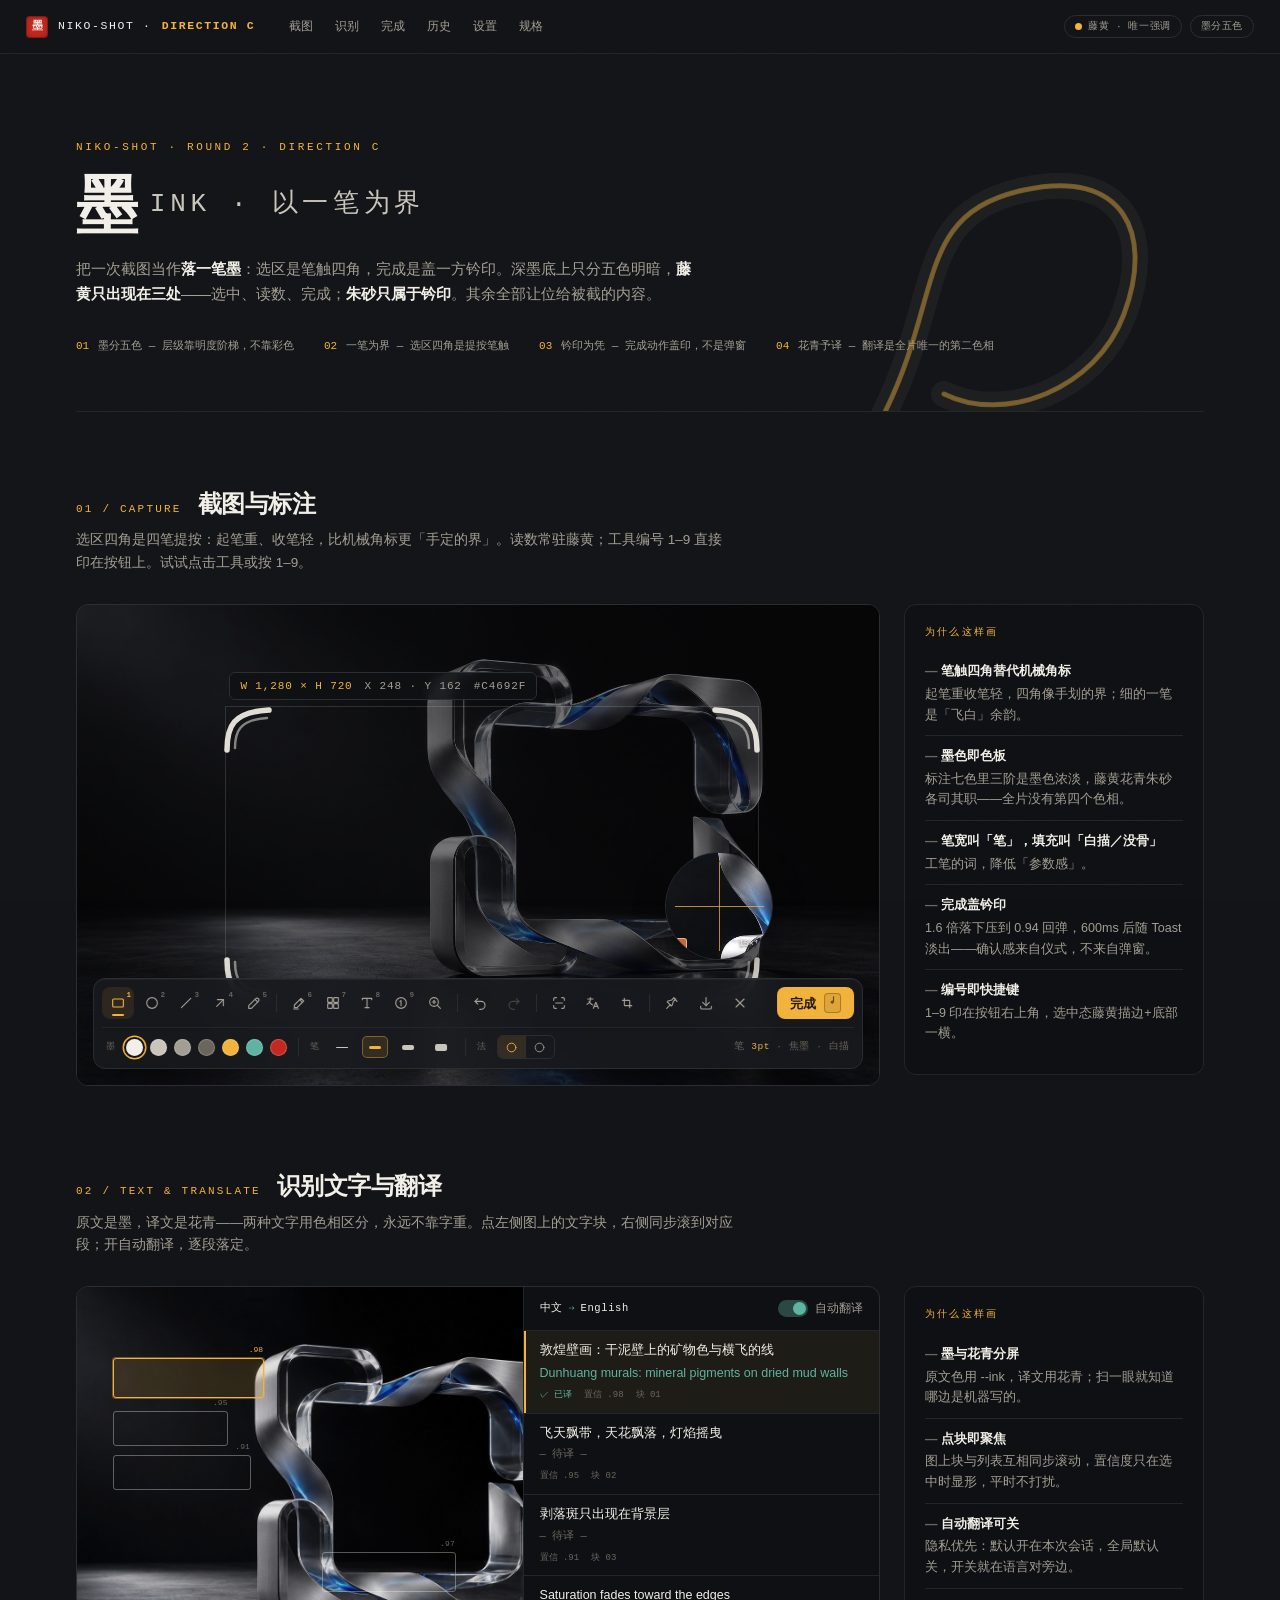
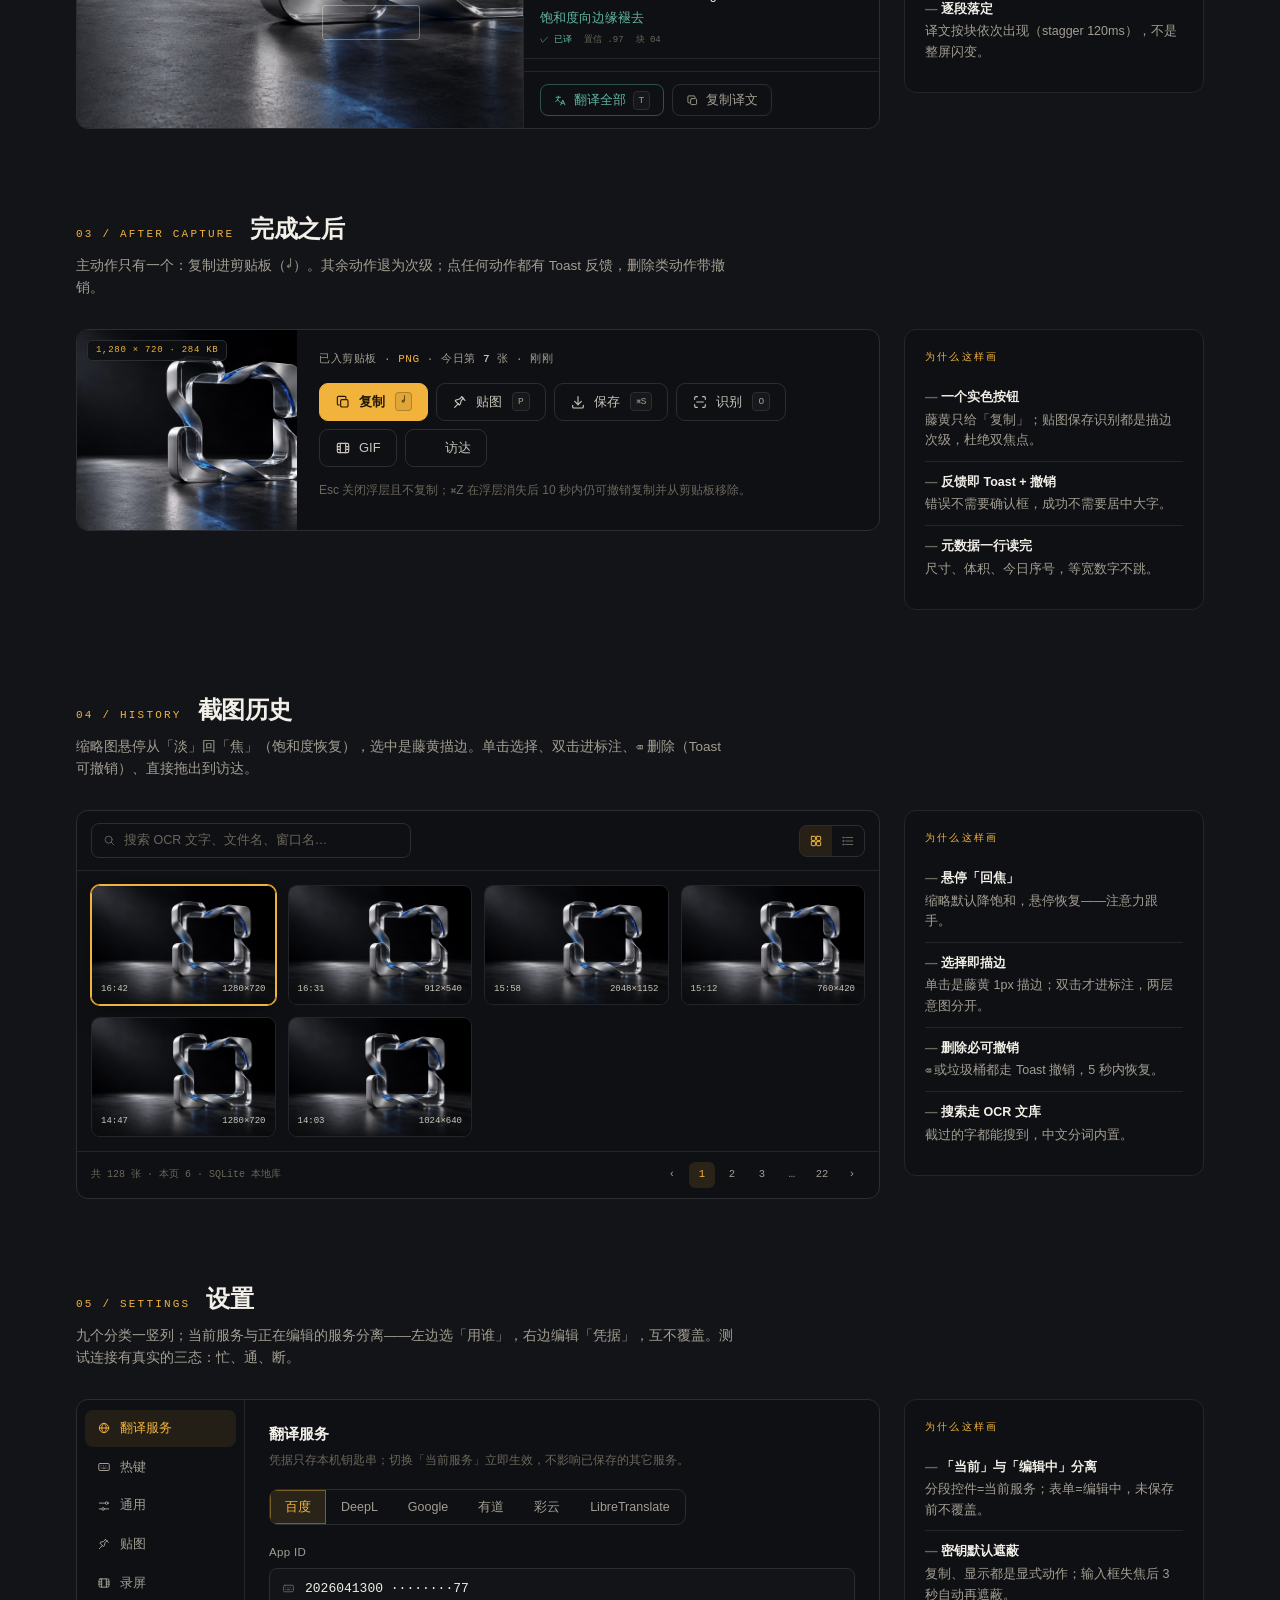
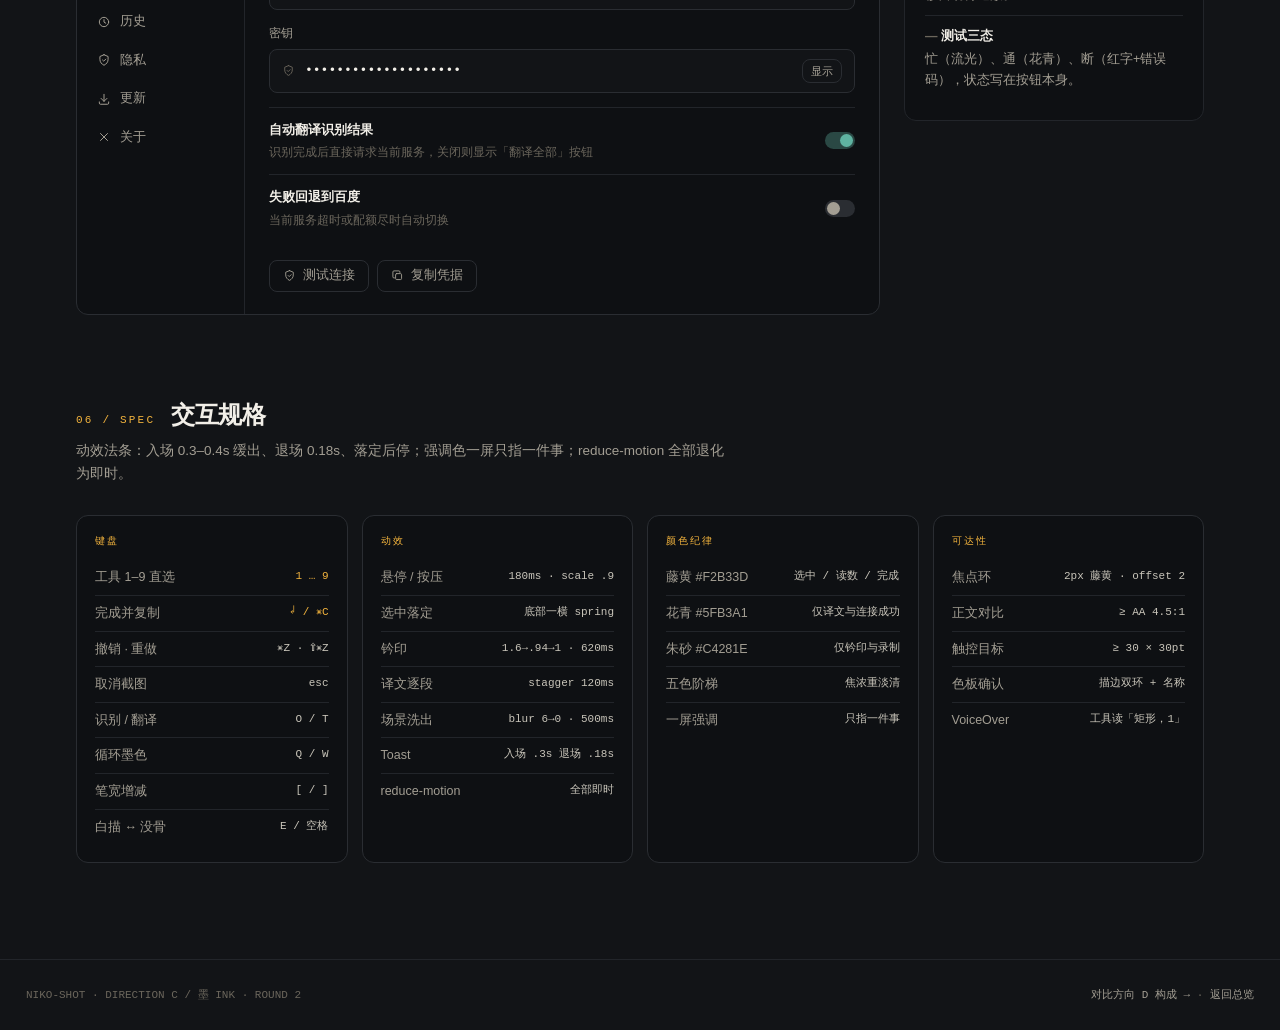
<file: design-demos/direction-c-ink.html>
<!doctype html>
<html lang="zh-CN">
<head>
<meta charset="utf-8">
<meta name="viewport" content="width=device-width, initial-scale=1">
<title>方向 C · 墨 Ink — niko-shot UI 探索 · 第二轮</title>
<style>
/* ============================================================
   DIRECTION C — 墨 INK（第二轮）
   深墨底 · 墨分五色 · 笔触取景框 · 钤印确认 · 纸纤维颗粒
   依据 huashu-art-motion：色板 ink ／风格卡 17_ink ／动效法条
   密度 5 / 变化 4 / 动效 5
   ============================================================ */
:root {
  --bg: #121417;          /* 深墨 · 底 */
  --bg-2: #0e1013;
  --surface: #1e2226;     /* 面 */
  --surface-2: #191c20;
  --ink: #f2efe8;         /* 焦 · 主字 */
  --ink-2: #c9c5ba;       /* 浓 */
  --sub: #a39e93;         /* 重 · 次字 */
  --faint: #6b665c;       /* 淡 */
  --fainter: #454239;     /* 清 · 细线 */
  --line: #2a2d32;
  --line-soft: #22252a;
  --amber: #f2b33d;       /* 藤黄 · 唯一强调：选中／读数／完成 */
  --amber-ink: #221804;
  --teal: #5fb3a1;        /* 花青 · 只给翻译 */
  --teal-ink: #0c1d19;
  --seal: #c4281e;        /* 朱砂 · 只给钤印与录制 */
  --mono: ui-monospace, "SF Mono", Menlo, Consolas, monospace;
  --sans: -apple-system, "SF Pro Text", "PingFang SC", "Hiragino Sans GB", sans-serif;
  --ease-out: cubic-bezier(.16, 1, .3, 1);
  --spring: cubic-bezier(.34, 1.45, .5, 1);
  --fast: .18s;
  --slow: .34s;
  --grain: url("data:image/svg+xml,%3Csvg xmlns='http://www.w3.org/2000/svg' width='160' height='160'%3E%3Cfilter id='n'%3E%3CfeTurbulence type='fractalNoise' baseFrequency='.9' numOctaves='2' stitchTiles='stitch'/%3E%3CfeColorMatrix type='matrix' values='0 0 0 0 0.95 0 0 0 0 0.94 0 0 0 0 0.9 0 0 0 .05 0'/%3E%3C/filter%3E%3Crect width='160' height='160' filter='url(%23n)'/%3E%3C/svg%3E");
}
* { box-sizing: border-box; margin: 0; padding: 0; }
html { scroll-behavior: smooth; }
@media (prefers-reduced-motion: reduce) {
  *, *::before, *::after { animation-duration: .01ms !important; transition-duration: .01ms !important; }
  html { scroll-behavior: auto; }
}
body {
  background: var(--bg); color: var(--ink); font-family: var(--sans);
  font-size: 14px; line-height: 1.65; -webkit-font-smoothing: antialiased;
}
body::before {
  content: ""; position: fixed; inset: 0; z-index: 100; pointer-events: none;
  background-image: var(--grain); opacity: .5; mix-blend-mode: overlay;
}
::selection { background: rgba(242, 179, 61, .18); color: var(--amber); }
button { font: inherit; color: inherit; background: none; border: 0; cursor: pointer; }
:focus-visible { outline: 2px solid var(--amber); outline-offset: 2px; border-radius: 4px; }
.i { width: 16px; height: 16px; display: inline-block; flex: none; vertical-align: -3px; }
.i use { pointer-events: none; }
kbd, .kbd {
  font-family: var(--mono); font-size: 9.5px; color: var(--sub);
  border: 1px solid var(--line); border-radius: 4px; padding: 1px 5px;
  background: rgba(255,255,255,.03); white-space: nowrap;
}
.num-t { font-variant-numeric: tabular-nums; }

/* ---------- 顶栏 ---------- */
.topbar {
  position: sticky; top: 0; z-index: 50; height: 54px;
  display: flex; align-items: center; gap: 18px; padding: 0 26px;
  border-bottom: 1px solid var(--line-soft);
  background: rgba(18, 20, 23, .88); backdrop-filter: blur(16px); -webkit-backdrop-filter: blur(16px);
}
.topbar .brand { display: flex; align-items: center; gap: 10px; font-family: var(--mono); font-size: 11.5px; letter-spacing: .14em; }
.topbar .brand .seal-mark {
  width: 22px; height: 22px; background: var(--seal); color: #f6ece4; border-radius: 4px;
  display: grid; place-items: center; font-size: 11px; font-weight: 700; letter-spacing: 0;
  box-shadow: inset 0 0 0 1px rgba(0,0,0,.25), inset 0 0 6px rgba(0,0,0,.28);
}
.topbar .brand b { color: var(--amber); font-weight: 600; }
.topnav { display: flex; gap: 2px; margin-left: 6px; }
.topnav a {
  font-size: 12px; color: var(--sub); text-decoration: none; padding: 6px 10px; border-radius: 6px;
  transition: color var(--fast) var(--ease-out), background var(--fast) var(--ease-out);
}
.topnav a:hover { color: var(--ink); background: rgba(255,255,255,.04); }
.topnav a.cur { color: var(--amber); }
.chips { margin-left: auto; display: flex; gap: 8px; }
.chip {
  font-family: var(--mono); font-size: 9.5px; color: var(--sub); letter-spacing: .06em;
  border: 1px solid var(--line); border-radius: 99px; padding: 3px 10px;
  display: inline-flex; align-items: center; gap: 6px;
}
.chip .dot { width: 7px; height: 7px; border-radius: 50%; }
.progress { position: absolute; left: 0; bottom: -1px; height: 1.5px; background: var(--amber); width: 0; transition: width .3s var(--ease-out); }

.wrap { max-width: 1180px; margin: 0 auto; padding: 0 26px; }

/* ---------- Hero ---------- */
.hero { padding: 84px 0 56px; border-bottom: 1px solid var(--line-soft); position: relative; overflow: hidden; }
.hero .no { font-family: var(--mono); font-size: 11px; letter-spacing: .24em; color: var(--amber); }
.hero h1 { font-size: clamp(42px, 5.5vw, 62px); font-weight: 700; letter-spacing: -.035em; line-height: 1.08; margin: 16px 0 18px; }
.hero h1 em { font-style: normal; color: var(--ink-2); font-family: var(--mono); font-size: .42em; font-weight: 500; letter-spacing: .18em; vertical-align: .58em; margin-left: 14px; }
.hero p.lead { max-width: 620px; color: var(--sub); font-size: 15px; }
.hero p.lead b { color: var(--ink); font-weight: 600; }
.principles { display: flex; flex-wrap: wrap; gap: 10px 30px; margin-top: 30px; }
.principles span { font-family: var(--mono); font-size: 11px; color: var(--sub); display: inline-flex; gap: 9px; align-items: center; }
.principles b { color: var(--amber); font-weight: 500; }

/* hero 侧笔触 */
.hero-stroke { position: absolute; right: -40px; top: 40px; width: 420px; height: 380px; opacity: .8; pointer-events: none; }
.hero-stroke path { fill: none; stroke-linecap: round; stroke-linejoin: round; }
.hero-stroke .s1 { stroke: var(--faint); stroke-width: 26; opacity: .16; }
.hero-stroke .s2 { stroke: var(--ink-2); stroke-width: 3; opacity: .1; }
.hero-stroke .s3 { stroke: var(--amber); stroke-width: 5; opacity: .5;
  stroke-dasharray: 900; stroke-dashoffset: 900; animation: write 2.6s var(--ease-out) .3s forwards; }
@keyframes write { to { stroke-dashoffset: 0; } }
@media (max-width: 900px) { .hero-stroke { display: none; } }

/* ---------- 场景骨架 ---------- */
.sec { padding: 72px 0 8px; }
.sec-head { display: flex; align-items: baseline; gap: 16px; margin-bottom: 6px; }
.sec-head .no { font-family: var(--mono); font-size: 11px; color: var(--amber); letter-spacing: .2em; }
.sec-head h2 { font-size: 24px; font-weight: 650; letter-spacing: -.02em; }
.sec-sub { color: var(--sub); font-size: 13.5px; margin-bottom: 30px; max-width: 660px; }
.scene { display: grid; grid-template-columns: minmax(0, 1fr) 300px; gap: 24px; align-items: start; }
@media (max-width: 980px) { .scene { grid-template-columns: 1fr; } }

.notes { border: 1px solid var(--line-soft); border-radius: 12px; padding: 20px; background: var(--bg-2); position: relative; }
.notes h3 { font-family: var(--mono); font-size: 10px; letter-spacing: .22em; color: var(--amber); font-weight: 500; margin-bottom: 10px; }
.notes li { list-style: none; padding: 10px 0; border-top: 1px solid var(--line-soft); font-size: 12.5px; color: var(--sub); }
.notes li:first-of-type { border-top: 0; }
.notes li b { color: var(--ink); font-weight: 600; display: block; margin-bottom: 2px; }
.notes li b::before { content: "— "; color: var(--faint); }

/* 入场（洗出）：慢入 */
.rv { opacity: 0; transform: translateY(18px); filter: blur(6px); transition: opacity .5s var(--ease-out), transform .5s var(--ease-out), filter .5s var(--ease-out); }
.rv.in { opacity: 1; transform: none; filter: none; }

/* ---------- 01 截图标注舞台 ---------- */
.stage {
  position: relative; border-radius: 12px; overflow: hidden;
  border: 1px solid var(--line); background: #0b0c0e; aspect-ratio: 16 / 9.6;
}
.stage img { position: absolute; inset: 0; width: 100%; height: 100%; object-fit: cover; filter: saturate(.82) brightness(.9); }
.stage .dim { position: absolute; inset: 0; background: rgba(10, 11, 13, .52); transition: background var(--slow) var(--ease-out); }
.sel { position: absolute; left: 18.5%; top: 21%; right: 15%; bottom: 17%; }
/* 笔触四角：起笔重、收笔轻 */
.sel .stroke { position: absolute; width: 46px; height: 46px; }
.sel .stroke svg { width: 100%; height: 100%; overflow: visible; }
.sel .stroke path { fill: none; stroke: var(--ink); stroke-width: 5.5; stroke-linecap: round; opacity: .92;
  stroke-dasharray: 120; stroke-dashoffset: 120; animation: write .9s var(--ease-out) forwards; }
.sel .stroke path.thin { stroke-width: 2.5; opacity: .5; animation-delay: .28s; }
.sel .stroke.tl { left: 0; top: 0; }
.sel .stroke.tr { right: 0; top: 0; transform: scaleX(-1); }
.sel .stroke.bl { left: 0; bottom: 0; transform: scaleY(-1); }
.sel .stroke.br { right: 0; bottom: 0; transform: scale(-1); }
.sel .hatch { position: absolute; inset: 0; border: 1px solid rgba(242, 239, 232, .14); }
.readout {
  position: absolute; left: 19%; top: calc(21% - 34px);
  font-family: var(--mono); font-size: 11px; color: var(--amber); letter-spacing: .08em;
  background: rgba(14, 16, 19, .82); border: 1px solid var(--line); border-radius: 6px;
  padding: 4px 10px; display: flex; gap: 12px; backdrop-filter: blur(6px); -webkit-backdrop-filter: blur(6px);
}
.readout span { color: var(--sub); }
.loupe {
  position: absolute; right: 13.2%; bottom: 26%; width: 108px; height: 108px; border-radius: 50%;
  border: 1px solid var(--line); overflow: hidden; background: #0b0c0e;
  box-shadow: 0 16px 40px -12px rgba(0,0,0,.8), inset 0 0 0 4px rgba(0,0,0,.3);
}
.loupe .zoom { position: absolute; inset: -40%; background: url(../website/assets/capture-sculpture.jpg) 42% 38% / 420% no-repeat; filter: saturate(.85); }
.loupe .cross { position: absolute; inset: 0; }
.loupe .cross::before, .loupe .cross::after { content: ""; position: absolute; background: rgba(242, 179, 61, .75); }
.loupe .cross::before { left: 50%; top: 8%; bottom: 8%; width: 1px; }
.loupe .cross::after { top: 50%; left: 8%; right: 8%; height: 1px; }
.loupe .sw { position: absolute; left: 8px; bottom: 8px; width: 13px; height: 13px; border-radius: 3px; background: #c4692f; border: 1px solid rgba(255,255,255,.5); }
.loupe .px { position: absolute; right: 8px; bottom: 8px; font-family: var(--mono); font-size: 8.5px; color: var(--ink); text-shadow: 0 1px 3px #000; }

/* HUD 砚台 */
.hud {
  position: absolute; left: 50%; bottom: 16px; transform: translateX(-50%);
  width: min(96%, 812px); border-radius: 12px;
  background: rgba(24, 26, 30, .92); border: 1px solid var(--line);
  box-shadow: 0 24px 60px -18px rgba(0, 0, 0, .85), inset 0 1px 0 rgba(255,255,255,.045);
  backdrop-filter: blur(14px); -webkit-backdrop-filter: blur(14px);
  padding:  8px 8px 9px;
}
.hud-row { display: flex; align-items: center; gap: 2px; flex-wrap: wrap; row-gap: 3px; }
.hud-sep { width: 1px; height: 18px; background: var(--line); margin: 0 4px; flex: none; }
.tl {
  position: relative; width: 32px; height: 32px; border-radius: 8px; color: var(--sub);
  display: grid; place-items: center; flex: none;
  transition: color var(--fast) var(--ease-out), background var(--fast) var(--ease-out), transform .12s var(--spring);
}
.tl:hover { color: var(--ink); background: rgba(255,255,255,.05); }
.tl:active { transform: scale(.9); }
.tl.on { color: var(--amber); background: rgba(242, 179, 61, .1); }
.tl.on::after {
  content: ""; position: absolute; left: 10px; right: 10px; bottom: 3px; height: 2px;
  border-radius: 2px; background: var(--amber);
  animation: settle .3s var(--spring);
}
@keyframes settle { 0% { transform: scaleX(.2); opacity: 0; } 100% { transform: scaleX(1); opacity: 1; } }
.tl .num {
  position: absolute; top: 2px; right: 3px; font-family: var(--mono); font-size: 7.5px;
  color: var(--faint); font-weight: 600; transition: color var(--fast);
}
.tl.on .num { color: var(--amber); }
.tl:disabled { opacity: .3; cursor: default; }
.hud-spacer { flex: 1; }
.done-btn {
  display: inline-flex; align-items: center; gap: 7px; height: 32px; padding: 0 13px;
  border-radius: 8px; background: var(--amber); color: var(--amber-ink);
  font-size: 13px; font-weight: 650; letter-spacing: .02em; flex: none;
  transition: transform .12s var(--spring), filter var(--fast);
}
.done-btn:hover { filter: brightness(1.06); }
.done-btn:active { transform: scale(.94); }
.done-btn .kbd { border-color: rgba(0,0,0,.25); color: rgba(34, 24, 4, .72); background: rgba(0,0,0,.08); }

.hud-style { display: flex; align-items: center; gap: 7px; padding: 7px 4px 0; border-top: 1px solid var(--line-soft); margin-top: 8px; }
.style-label { font-family: var(--mono); font-size: 8.5px; letter-spacing: .18em; color: var(--faint); margin-right: 2px; }
.sw-dot {
  width: 17px; height: 17px; border-radius: 50%; border: 1px solid rgba(255,255,255,.22);
  position: relative; transition: transform .12s var(--spring); flex: none;
}
.sw-dot:hover { transform: scale(1.18); }
.sw-dot.on { box-shadow: 0 0 0 2px var(--bg), 0 0 0 3.5px var(--amber); }
.stk { width: 26px; height: 22px; display: grid; place-items: center; border-radius: 5px; transition: background var(--fast); }
.stk:hover { background: rgba(255,255,255,.05); }
.stk.on { background: rgba(242, 179, 61, .12); box-shadow: inset 0 0 0 1px rgba(242, 179, 61, .4); }
.stk i { display: block; border-radius: 2px; background: var(--ink-2); }
.stk.on i { background: var(--amber); }
.fill-tg { display: inline-flex; border: 1px solid var(--line); border-radius: 6px; overflow: hidden; }
.fill-tg button { width: 28px; height: 22px; display: grid; place-items: center; color: var(--sub); transition: background var(--fast), color var(--fast); }
.fill-tg button.on { background: rgba(242, 179, 61, .12); color: var(--amber); }
.pen-preview { margin-left: auto; font-family: var(--mono); font-size: 9.5px; color: var(--faint); letter-spacing: .06em; }
.pen-preview b { color: var(--amber); font-weight: 500; }

/* 钤印反馈 */
.stamp-layer { position: absolute; inset: 0; pointer-events: none; display: grid; place-items: center; }
.stamp {
  width: 84px; height: 84px; border-radius: 10px; background: var(--seal); color: #f6ece4;
  display: grid; place-items: center; font-size: 21px; font-weight: 700; letter-spacing: .1em;
  writing-mode: vertical-rl; box-shadow: inset 0 0 0 2px rgba(246, 236, 228, .85), inset 0 0 14px rgba(0,0,0,.35), 0 18px 40px -10px rgba(196, 40, 30, .45);
  transform: scale(1.6) rotate(-4deg); opacity: 0; mix-blend-mode: normal;
}
.stamp.go { animation: stamp .62s var(--spring) forwards; }
@keyframes stamp {
  0% { transform: scale(1.6) rotate(-4deg); opacity: 0; }
  42% { transform: scale(.94) rotate(-2deg); opacity: 1; }
  62% { transform: scale(1.02) rotate(-2deg); opacity: 1; }
  100% { transform: scale(1) rotate(-2deg); opacity: 1; }
}
.stamp.fade { animation: stampFade .5s var(--ease-out) forwards; }
@keyframes stampFade { to { opacity: 0; transform: scale(1) rotate(-2deg) translateY(-8px); } }

/* Toast */
.toast {
  position: fixed; left: 50%; bottom: 34px; transform: translate(-50%, 16px); z-index: 90;
  display: flex; align-items: center; gap: 12px; padding: 10px 16px;
  background: var(--surface); border: 1px solid var(--line); border-radius: 10px;
  box-shadow: 0 20px 50px -14px rgba(0,0,0,.8); font-size: 13px; color: var(--ink);
  opacity: 0; pointer-events: none; transition: opacity .3s var(--ease-out), transform .3s var(--spring);
}
.toast.show { opacity: 1; transform: translate(-50%, 0); pointer-events: auto; }
.toast .t-icon { width: 20px; height: 20px; border-radius: 50%; background: rgba(95, 179, 161, .16); color: var(--teal); display: grid; place-items: center; flex: none; }
.toast .t-undo { font-family: var(--mono); font-size: 10.5px; color: var(--amber); letter-spacing: .06em; }
.toast .t-undo:hover { text-decoration: underline; }

/* ---------- 02 OCR ---------- */
.ocr { display: grid; grid-template-columns: minmax(0, 1.25fr) minmax(0, 1fr); border: 1px solid var(--line); border-radius: 12px; overflow: hidden; background: var(--bg-2); }
@media (max-width: 900px) { .ocr { grid-template-columns: 1fr; } }
.ocr-img { position: relative; min-height: 380px; }
.ocr-img img { position: absolute; inset: 0; width: 100%; height: 100%; object-fit: cover; filter: saturate(.8) brightness(.88); }
.ocr-block {
  position: absolute; border: 1px solid rgba(242, 239, 232, .35); border-radius: 3px;
  cursor: pointer; transition: border-color var(--fast), background var(--fast), box-shadow var(--fast);
}
.ocr-block:hover { border-color: var(--ink); }
.ocr-block.on { border-color: var(--amber); background: rgba(242, 179, 61, .14); box-shadow: 0 0 0 1px rgba(242, 179, 61, .4); }
.ocr-block .cf { position: absolute; top: -16px; right: 0; font-family: var(--mono); font-size: 8px; color: var(--faint); }
.ocr-block.on .cf { color: var(--amber); }
.ocr-side { display: flex; flex-direction: column; border-left: 1px solid var(--line-soft); }
.ocr-bar { display: flex; align-items: center; gap: 10px; padding: 12px 16px; border-bottom: 1px solid var(--line-soft); }
.lang-pair { display: inline-flex; align-items: center; gap: 6px; font-family: var(--mono); font-size: 10.5px; color: var(--sub); letter-spacing: .06em; }
.lang-pair b { color: var(--ink); font-weight: 500; }
.lang-pair .arr { color: var(--teal); }
.mini-tg { margin-left: auto; display: inline-flex; align-items: center; gap: 7px; font-size: 11.5px; color: var(--sub); cursor: pointer; user-select: none; }
.mini-tg .pill { width: 30px; height: 17px; border-radius: 99px; background: var(--line); position: relative; transition: background var(--fast); flex: none; }
.mini-tg .pill::after { content: ""; position: absolute; top: 2px; left: 2px; width: 13px; height: 13px; border-radius: 50%; background: var(--sub); transition: transform var(--fast) var(--spring), background var(--fast); }
.mini-tg.on .pill { background: rgba(95, 179, 161, .35); }
.mini-tg.on .pill::after { transform: translateX(13px); background: var(--teal); }
.ocr-list { flex: 1; overflow-y: auto; max-height: 340px; }
.ocr-item { padding: 10px 16px; border-bottom: 1px solid var(--line-soft); cursor: pointer; transition: background var(--fast); }
.ocr-item:hover { background: rgba(255,255,255,.025); }
.ocr-item.on { background: rgba(242, 179, 61, .07); box-shadow: inset 2px 0 0 var(--amber); }
.ocr-item .src { font-size: 12.5px; color: var(--ink); line-height: 1.55; }
.ocr-item .dst { font-size: 12.5px; color: var(--teal); line-height: 1.55; margin-top: 3px; min-height: 18px; }
.ocr-item .dst.pending { color: var(--faint); font-family: var(--mono); font-size: 10.5px; }
.ocr-item .meta { display: flex; gap: 12px; margin-top: 5px; font-family: var(--mono); font-size: 9px; color: var(--faint); }
.ocr-item .meta i { font-style: normal; }
.ocr-item .meta .ok { color: var(--teal); }
.ocr-foot { display: flex; gap: 8px; padding: 12px 16px; border-top: 1px solid var(--line-soft); }
.ghost-btn {
  display: inline-flex; align-items: center; gap: 7px; height: 32px; padding: 0 13px;
  border: 1px solid var(--line); border-radius: 8px; color: var(--sub); font-size: 12.5px;
  transition: color var(--fast), border-color var(--fast), background var(--fast);
}
.ghost-btn:hover { color: var(--ink); border-color: var(--sub); background: rgba(255,255,255,.03); }
.ghost-btn.teal { color: var(--teal); border-color: rgba(95, 179, 161, .4); }
.ghost-btn.teal:hover { background: rgba(95, 179, 161, .09); }

/* ---------- 03 完成之后 ---------- */
.done-card { display: grid; grid-template-columns: 220px 1fr; border: 1px solid var(--line); border-radius: 12px; overflow: hidden; background: var(--bg-2); }
@media (max-width: 820px) { .done-card { grid-template-columns: 1fr; } }
.done-thumb { position: relative; background: #0b0c0e; min-height: 200px; }
.done-thumb img { position: absolute; inset: 0; width: 100%; height: 100%; object-fit: cover; filter: saturate(.85); }
.done-thumb .tag { position: absolute; left: 10px; top: 10px; font-family: var(--mono); font-size: 9px; color: var(--amber); background: rgba(14,16,19,.85); border: 1px solid var(--line); border-radius: 5px; padding: 2px 8px; letter-spacing: .08em; }
.done-body { padding: 20px 22px; display: flex; flex-direction: column; gap: 14px; }
.done-body .sum { font-family: var(--mono); font-size: 11px; color: var(--sub); letter-spacing: .05em; }
.done-body .sum b { color: var(--ink); font-weight: 500; }
.done-body .sum .hl { color: var(--amber); }
.action-grid { display: flex; flex-wrap: wrap; gap: 8px; }
.act {
  display: inline-flex; align-items: center; gap: 8px; height: 38px; padding: 0 15px;
  border-radius: 9px; border: 1px solid var(--line); color: var(--ink-2); font-size: 13px;
  transition: border-color var(--fast), color var(--fast), transform .12s var(--spring), background var(--fast);
}
.act:hover { border-color: var(--sub); color: var(--ink); }
.act:active { transform: scale(.95); }
.act .kbd { margin-left: 2px; }
.act.primary { background: var(--amber); border-color: var(--amber); color: var(--amber-ink); font-weight: 650; }
.act.primary .kbd { color: rgba(34,24,4,.7); border-color: rgba(0,0,0,.22); background: rgba(0,0,0,.07); }
.act.primary:hover { filter: brightness(1.05); color: var(--amber-ink); }
.done-note { font-size: 12px; color: var(--faint); }

/* ---------- 04 历史 ---------- */
.hist { border: 1px solid var(--line); border-radius: 12px; background: var(--bg-2); overflow: hidden; }
.hist-bar { display: flex; align-items: center; gap: 10px; padding: 12px 14px; border-bottom: 1px solid var(--line-soft); }
.search {
  flex: 1; max-width: 320px; display: inline-flex; align-items: center; gap: 8px;
  border: 1px solid var(--line); border-radius: 8px; padding: 6px 11px; color: var(--faint);
  transition: border-color var(--fast); font-size: 12.5px;
}
.search:focus-within { border-color: var(--amber); }
.search input { flex: 1; background: none; border: 0; outline: 0; color: var(--ink); font: inherit; }
.search input::placeholder { color: var(--faint); }
.view-tg { margin-left: auto; display: inline-flex; border: 1px solid var(--line); border-radius: 8px; overflow: hidden; }
.view-tg button { width: 32px; height: 30px; display: grid; place-items: center; color: var(--faint); transition: color var(--fast), background var(--fast); }
.view-tg button.on { color: var(--amber); background: rgba(242, 179, 61, .1); }
.hist-grid { display: grid; grid-template-columns: repeat(auto-fill, minmax(168px, 1fr)); gap: 12px; padding: 14px; }
.hist-item { position: relative; border-radius: 9px; overflow: hidden; border: 1px solid var(--line-soft); cursor: pointer; transition: transform .16s var(--spring), border-color var(--fast), box-shadow .16s var(--ease-out); aspect-ratio: 16/10.4; }
.hist-item img { position: absolute; inset: 0; width: 100%; height: 100%; object-fit: cover; filter: saturate(.8); transition: filter var(--fast); }
.hist-item:hover { transform: translateY(-3px); border-color: var(--sub); box-shadow: 0 14px 30px -14px rgba(0,0,0,.7); }
.hist-item:hover img { filter: saturate(1); }
.hist-item.on { border-color: var(--amber); box-shadow: 0 0 0 1px var(--amber), 0 14px 30px -14px rgba(0,0,0,.7); }
.hist-item .meta { position: absolute; inset-inline: 0; bottom: 0; padding: 16px 9px 7px; background: linear-gradient(transparent, rgba(10,11,13,.9)); font-family: var(--mono); font-size: 9px; color: var(--ink-2); display: flex; justify-content: space-between; }
.hist-item .del { position: absolute; top: 6px; right: 6px; width: 22px; height: 22px; border-radius: 6px; background: rgba(14,16,19,.85); color: var(--sub); display: grid; place-items: center; opacity: 0; transition: opacity var(--fast), color var(--fast); }
.hist-item:hover .del { opacity: 1; }
.hist-item .del:hover { color: #e5533d; }
.hist-foot { display: flex; align-items: center; justify-content: space-between; padding: 10px 14px; border-top: 1px solid var(--line-soft); font-family: var(--mono); font-size: 10px; color: var(--faint); }
.pager { display: flex; gap: 4px; }
.pager button { min-width: 26px; height: 26px; border-radius: 6px; font-family: var(--mono); font-size: 10.5px; color: var(--sub); }
.pager button.on { background: rgba(242, 179, 61, .12); color: var(--amber); }
.pager button:hover:not(.on) { background: rgba(255,255,255,.05); color: var(--ink); }

/* ---------- 05 设置 ---------- */
.set { display: grid; grid-template-columns: 168px 1fr; border: 1px solid var(--line); border-radius: 12px; overflow: hidden; background: var(--bg-2); min-height: 420px; }
@media (max-width: 820px) { .set { grid-template-columns: 1fr; } }
.set-nav { border-right: 1px solid var(--line-soft); padding: 10px 8px; display: flex; flex-direction: column; gap: 2px; }
@media (max-width: 820px) { .set-nav { flex-direction: row; overflow-x: auto; border-right: 0; border-bottom: 1px solid var(--line-soft); } }
.set-nav button { display: flex; align-items: center; gap: 9px; padding: 8px 12px; border-radius: 8px; color: var(--sub); font-size: 12.5px; text-align: left; white-space: nowrap; transition: color var(--fast), background var(--fast); }
.set-nav button:hover { color: var(--ink); background: rgba(255,255,255,.03); }
.set-nav button.on { color: var(--amber); background: rgba(242, 179, 61, .09); }
.set-nav button .i { width: 14px; height: 14px; }
.set-body { padding: 22px 24px; }
.set-body h4 { font-size: 15px; font-weight: 650; margin-bottom: 4px; }
.set-body .hint { font-size: 12px; color: var(--faint); margin-bottom: 18px; }
.seg { display: inline-flex; border: 1px solid var(--line); border-radius: 9px; overflow: hidden; margin-bottom: 18px; flex-wrap: wrap; }
.seg button { padding: 7px 15px; font-size: 12.5px; color: var(--sub); transition: color var(--fast), background var(--fast); }
.seg button:hover { color: var(--ink); background: rgba(255,255,255,.04); }
.seg button.on { color: var(--amber); background: rgba(242, 179, 61, .12); box-shadow: inset 0 0 0 1px rgba(242, 179, 61, .4); }
.field { margin-bottom: 14px; }
.field label { display: block; font-size: 11.5px; color: var(--sub); margin-bottom: 6px; letter-spacing: .03em; }
.field .inp {
  display: flex; align-items: center; gap: 10px; border: 1px solid var(--line); border-radius: 8px;
  padding: 9px 12px; transition: border-color var(--fast); background: var(--bg);
}
.field .inp:focus-within { border-color: var(--amber); }
.field .inp input { flex: 1; background: none; border: 0; outline: 0; color: var(--ink); font: inherit; font-size: 13px; font-family: var(--mono); }
.field .inp input::placeholder { color: var(--faint); }
.field .inp .i { width: 13px; height: 13px; color: var(--faint); }
.row-tg { display: flex; align-items: center; gap: 12px; padding: 11px 0; border-top: 1px solid var(--line-soft); }
.row-tg:first-of-type { border-top: 0; }
.row-tg .lbl { flex: 1; }
.row-tg .lbl b { display: block; font-size: 13px; font-weight: 600; color: var(--ink); }
.row-tg .lbl span { font-size: 11.5px; color: var(--faint); }
.test-btn { position: relative; overflow: hidden; }
.test-btn.busy { color: var(--faint); pointer-events: none; }
.test-btn.busy::after { content: ""; position: absolute; inset: 0; background: linear-gradient(90deg, transparent, rgba(242,179,61,.14), transparent); animation: sheen 1s linear infinite; }
@keyframes sheen { from { transform: translateX(-100%); } to { transform: translateX(100%); } }
.test-btn.ok { color: var(--teal); border-color: rgba(95, 179, 161, .5); }

/* ---------- 06 规格 ---------- */
.spec-grid { display: grid; grid-template-columns: repeat(auto-fit, minmax(240px, 1fr)); gap: 14px; }
.spec { border: 1px solid var(--line); border-radius: 12px; padding: 18px; background: var(--bg-2); }
.spec h3 { font-family: var(--mono); font-size: 10px; letter-spacing: .2em; color: var(--amber); font-weight: 500; margin-bottom: 10px; }
.spec ul { list-style: none; }
.spec li { display: flex; justify-content: space-between; gap: 14px; padding: 7px 0; border-top: 1px solid var(--line-soft); font-size: 12.5px; color: var(--sub); }
.spec li:first-child { border-top: 0; }
.spec li b { font-family: var(--mono); font-size: 11px; color: var(--ink-2); font-weight: 500; white-space: nowrap; }
.spec li b.a { color: var(--amber); }

footer { border-top: 1px solid var(--line-soft); margin-top: 88px; padding: 26px; display: flex; justify-content: space-between; flex-wrap: wrap; gap: 10px; color: var(--faint); font-family: var(--mono); font-size: 11px; }
footer a { color: var(--sub); text-decoration: none; }
footer a:hover { color: var(--amber); }
</style>
</head>
<body>

<svg width="0" height="0" style="position:absolute" aria-hidden="true">
  <symbol id="i-rect" viewBox="0 0 24 24" fill="none" stroke="currentColor" stroke-width="1.7" stroke-linecap="round" stroke-linejoin="round"><rect x="4" y="6" width="16" height="12" rx="1.5"/></symbol>
  <symbol id="i-circle" viewBox="0 0 24 24" fill="none" stroke="currentColor" stroke-width="1.7" stroke-linecap="round" stroke-linejoin="round"><circle cx="12" cy="12" r="8"/></symbol>
  <symbol id="i-line" viewBox="0 0 24 24" fill="none" stroke="currentColor" stroke-width="1.7" stroke-linecap="round" stroke-linejoin="round"><path d="M5 19L19 5"/></symbol>
  <symbol id="i-arrow" viewBox="0 0 24 24" fill="none" stroke="currentColor" stroke-width="1.7" stroke-linecap="round" stroke-linejoin="round"><path d="M17 7l-10 10"/><path d="M8 7h9v9"/></symbol>
  <symbol id="i-pen" viewBox="0 0 24 24" fill="none" stroke="currentColor" stroke-width="1.7" stroke-linecap="round" stroke-linejoin="round"><path d="M4 20h4L18.5 9.5a2.83 2.83 0 1 0-4-4L4 16v4z"/><path d="M13.5 6.5l4 4"/></symbol>
  <symbol id="i-marker" viewBox="0 0 24 24" fill="none" stroke="currentColor" stroke-width="1.7" stroke-linecap="round" stroke-linejoin="round"><path d="M5 15L15 5l4 4-10 10H5v-4z"/><path d="M13 7l4 4"/><path d="M4 21h7"/></symbol>
  <symbol id="i-mosaic" viewBox="0 0 24 24" fill="none" stroke="currentColor" stroke-width="1.7" stroke-linecap="round" stroke-linejoin="round"><rect x="4" y="4" width="7" height="7" rx="1"/><rect x="13" y="4" width="7" height="7" rx="1"/><rect x="4" y="13" width="7" height="7" rx="1"/><rect x="13" y="13" width="7" height="7" rx="1"/></symbol>
  <symbol id="i-text" viewBox="0 0 24 24" fill="none" stroke="currentColor" stroke-width="1.7" stroke-linecap="round" stroke-linejoin="round"><path d="M5 7V5h14v2"/><path d="M12 5v14"/><path d="M9 19h6"/></symbol>
  <symbol id="i-number" viewBox="0 0 24 24" fill="none" stroke="currentColor" stroke-width="1.7" stroke-linecap="round" stroke-linejoin="round"><circle cx="12" cy="12" r="8"/><path d="M10.5 9.5L12 8.5V16"/></symbol>
  <symbol id="i-zoom" viewBox="0 0 24 24" fill="none" stroke="currentColor" stroke-width="1.7" stroke-linecap="round" stroke-linejoin="round"><circle cx="10.5" cy="10.5" r="6.5"/><path d="M15.5 15.5L20 20"/><path d="M8 10.5h5"/><path d="M10.5 8v5"/></symbol>
  <symbol id="i-undo" viewBox="0 0 24 24" fill="none" stroke="currentColor" stroke-width="1.7" stroke-linecap="round" stroke-linejoin="round"><path d="M8.5 13.5L4.5 9.5l4-4"/><path d="M4.5 9.5h9a6 6 0 0 1 0 12h-2"/></symbol>
  <symbol id="i-redo" viewBox="0 0 24 24" fill="none" stroke="currentColor" stroke-width="1.7" stroke-linecap="round" stroke-linejoin="round"><path d="M15.5 13.5l4-4-4-4"/><path d="M19.5 9.5h-9a6 6 0 0 0 0 12h2"/></symbol>
  <symbol id="i-scan" viewBox="0 0 24 24" fill="none" stroke="currentColor" stroke-width="1.7" stroke-linecap="round" stroke-linejoin="round"><path d="M4 8V6a2 2 0 0 1 2-2h2"/><path d="M16 4h2a2 2 0 0 1 2 2v2"/><path d="M20 16v2a2 2 0 0 1-2 2h-2"/><path d="M8 20H6a2 2 0 0 1-2-2v-2"/><path d="M7 12h10"/></symbol>
  <symbol id="i-lang" viewBox="0 0 24 24" fill="none" stroke="currentColor" stroke-width="1.7" stroke-linecap="round" stroke-linejoin="round"><path d="M4 6h8"/><path d="M8 4v2c0 4-2.4 6.8-5 8"/><path d="M6 9.5c1 2.4 3 4.4 5.5 5.5"/><path d="M12.5 20l3.7-9 3.8 9"/><path d="M14 17h4.4"/></symbol>
  <symbol id="i-pin" viewBox="0 0 24 24" fill="none" stroke="currentColor" stroke-width="1.7" stroke-linecap="round" stroke-linejoin="round"><path d="M14.5 4.5L19.5 9.5"/><path d="M15 4l-3.5 3.5L6 9l-1.2 1.2L11 16.5 12.3 15.3l1.5-5.5L17.5 6"/><path d="M9.5 14.5L4 20"/></symbol>
  <symbol id="i-download" viewBox="0 0 24 24" fill="none" stroke="currentColor" stroke-width="1.7" stroke-linecap="round" stroke-linejoin="round"><path d="M4 17v2a2 2 0 0 0 2 2h12a2 2 0 0 0 2-2v-2"/><path d="M7 11l5 5 5-5"/><path d="M12 4v12"/></symbol>
  <symbol id="i-x" viewBox="0 0 24 24" fill="none" stroke="currentColor" stroke-width="1.7" stroke-linecap="round" stroke-linejoin="round"><path d="M6 6l12 12"/><path d="M18 6L6 18"/></symbol>
  <symbol id="i-check" viewBox="0 0 24 24" fill="none" stroke="currentColor" stroke-width="1.7" stroke-linecap="round" stroke-linejoin="round"><path d="M5 12.5l4.5 4.5L19 7.5"/></symbol>
  <symbol id="i-copy" viewBox="0 0 24 24" fill="none" stroke="currentColor" stroke-width="1.7" stroke-linecap="round" stroke-linejoin="round"><rect x="8.5" y="8.5" width="11" height="11" rx="2"/><path d="M15.5 5.5v-1a2 2 0 0 0-2-2h-9a2 2 0 0 0-2 2v9a2 2 0 0 0 2 2h1" transform="translate(1,1)"/></symbol>
  <symbol id="i-search" viewBox="0 0 24 24" fill="none" stroke="currentColor" stroke-width="1.7" stroke-linecap="round" stroke-linejoin="round"><circle cx="10.5" cy="10.5" r="6.5"/><path d="M15.5 15.5L20 20"/></symbol>
  <symbol id="i-clock" viewBox="0 0 24 24" fill="none" stroke="currentColor" stroke-width="1.7" stroke-linecap="round" stroke-linejoin="round"><circle cx="12" cy="12" r="8"/><path d="M12 8v4.2l3 1.8"/></symbol>
  <symbol id="i-slider" viewBox="0 0 24 24" fill="none" stroke="currentColor" stroke-width="1.7" stroke-linecap="round" stroke-linejoin="round"><path d="M4 7h9"/><circle cx="16.5" cy="7" r="2.2"/><path d="M19.5 7H20"/><path d="M4 17h3.5"/><circle cx="10.5" cy="17" r="2.2"/><path d="M13.5 17H20"/></symbol>
  <symbol id="i-film" viewBox="0 0 24 24" fill="none" stroke="currentColor" stroke-width="1.7" stroke-linecap="round" stroke-linejoin="round"><rect x="3.5" y="5" width="17" height="14" rx="2"/><path d="M8 5v14M16 5v14M3.5 10H8M3.5 14H8M16 10h4.5M16 14h4.5"/></symbol>
  <symbol id="i-crop" viewBox="0 0 24 24" fill="none" stroke="currentColor" stroke-width="1.7" stroke-linecap="round" stroke-linejoin="round"><path d="M8 5v10a1 1 0 0 0 1 1h10"/><path d="M5 8h10a1 1 0 0 1 1 1v10"/></symbol>
  <symbol id="i-keyboard" viewBox="0 0 24 24" fill="none" stroke="currentColor" stroke-width="1.7" stroke-linecap="round" stroke-linejoin="round"><rect x="3" y="6" width="18" height="12" rx="2"/><path d="M7 10h.01M11 10h.01M15 10h.01M7 14h.01M17 14h.01M10 14h4"/></symbol>
  <symbol id="i-shield" viewBox="0 0 24 24" fill="none" stroke="currentColor" stroke-width="1.7" stroke-linecap="round" stroke-linejoin="round"><path d="M12 3l7 3v5c0 4.5-3 8.2-7 10-4-1.8-7-5.5-7-10V6l7-3z"/><path d="M9.5 12l2 2 3.5-3.5"/></symbol>
  <symbol id="i-trash" viewBox="0 0 24 24" fill="none" stroke="currentColor" stroke-width="1.7" stroke-linecap="round" stroke-linejoin="round"><path d="M5 7h14"/><path d="M10 7V5h4v2"/><path d="M7 7l.8 12.2a1 1 0 0 0 1 .8h6.4a1 1 0 0 0 1-.8L17 7"/><path d="M10.2 11v5M13.8 11v5"/></symbol>
  <symbol id="i-chevron" viewBox="0 0 24 24" fill="none" stroke="currentColor" stroke-width="1.7" stroke-linecap="round" stroke-linejoin="round"><path d="M9 6l6 6-6 6"/></symbol>
  <symbol id="i-grid" viewBox="0 0 24 24" fill="none" stroke="currentColor" stroke-width="1.7" stroke-linecap="round" stroke-linejoin="round"><rect x="4" y="4" width="7" height="7" rx="1"/><rect x="13" y="4" width="7" height="7" rx="1"/><rect x="4" y="13" width="7" height="7" rx="1"/><rect x="13" y="13" width="7" height="7" rx="1"/></symbol>
  <symbol id="i-list" viewBox="0 0 24 24" fill="none" stroke="currentColor" stroke-width="1.7" stroke-linecap="round" stroke-linejoin="round"><path d="M8 6h12M8 12h12M8 18h12"/><circle cx="4" cy="6" r="1" fill="currentColor"/><circle cx="4" cy="12" r="1" fill="currentColor"/><circle cx="4" cy="18" r="1" fill="currentColor"/></symbol>
  <symbol id="i-globe" viewBox="0 0 24 24" fill="none" stroke="currentColor" stroke-width="1.7" stroke-linecap="round" stroke-linejoin="round"><circle cx="12" cy="12" r="8"/><path d="M4 12h16"/><path d="M12 4c2.5 2.2 3.8 5 3.8 8s-1.3 5.8-3.8 8c-2.5-2.2-3.8-5-3.8-8S9.5 6.2 12 4z"/></symbol>
</svg>

<header class="topbar">
  <span class="brand"><span class="seal-mark">墨</span>NIKO-SHOT · <b>DIRECTION C</b></span>
  <nav class="topnav">
    <a href="#capture">截图</a><a href="#ocr">识别</a><a href="#done">完成</a><a href="#history">历史</a><a href="#settings">设置</a><a href="#spec">规格</a>
  </nav>
  <div class="chips">
    <span class="chip"><i class="dot" style="background:#f2b33d"></i>藤黄 · 唯一强调</span>
    <span class="chip">墨分五色</span>
  </div>
  <div class="progress" id="progress"></div>
</header>

<main class="wrap">

  <!-- ============ HERO ============ -->
  <section class="hero">
    <svg class="hero-stroke" viewBox="0 0 420 380" aria-hidden="true">
      <path class="s1" d="M60 320 C 120 200, 90 120, 200 96 C 300 74, 330 140, 300 220 C 272 296, 180 330, 120 300"/>
      <path class="s2" d="M60 320 C 120 200, 90 120, 200 96 C 300 74, 330 140, 300 220 C 272 296, 180 330, 120 300"/>
      <path class="s3" d="M60 320 C 120 200, 90 120, 200 96 C 300 74, 330 140, 300 220 C 272 296, 180 330, 120 300"/>
    </svg>
    <div class="no">NIKO-SHOT · ROUND 2 · DIRECTION C</div>
    <h1>墨<em>INK · 以一笔为界</em></h1>
    <p class="lead">把一次截图当作<b>落一笔墨</b>：选区是笔触四角，完成是盖一方钤印。深墨底上只分五色明暗，<b>藤黄只出现在三处</b>——选中、读数、完成；<b>朱砂只属于钤印</b>。其余全部让位给被截的内容。</p>
    <div class="principles">
      <span><b>01</b> 墨分五色 — 层级靠明度阶梯，不靠彩色</span>
      <span><b>02</b> 一笔为界 — 选区四角是提按笔触</span>
      <span><b>03</b> 钤印为凭 — 完成动作盖印，不是弹窗</span>
      <span><b>04</b> 花青予译 — 翻译是全片唯一的第二色相</span>
    </div>
  </section>

  <!-- ============ 01 截图标注 ============ -->
  <section class="sec" id="capture">
    <div class="sec-head"><span class="no">01 / CAPTURE</span><h2>截图与标注</h2></div>
    <p class="sec-sub">选区四角是四笔提按：起笔重、收笔轻，比机械角标更「手定的界」。读数常驻藤黄；工具编号 1–9 直接印在按钮上。试试点击工具或按 1–9。</p>
    <div class="scene rv">
      <div class="stage" id="stage">
        <img src="../website/assets/capture-sculpture.jpg" alt="示例桌面内容">
        <div class="dim"></div>
        <div class="sel">
          <i class="stroke tl"><svg viewBox="0 0 46 46"><path d="M2 44 C 2 20, 8 6, 44 4"/><path class="thin" d="M10 42 C 10 26, 14 14, 42 12"/></svg></i>
          <i class="stroke tr"><svg viewBox="0 0 46 46"><path d="M2 44 C 2 20, 8 6, 44 4"/><path class="thin" d="M10 42 C 10 26, 14 14, 42 12"/></svg></i>
          <i class="stroke bl"><svg viewBox="0 0 46 46"><path d="M2 44 C 2 20, 8 6, 44 4"/><path class="thin" d="M10 42 C 10 26, 14 14, 42 12"/></svg></i>
          <i class="stroke br"><svg viewBox="0 0 46 46"><path d="M2 44 C 2 20, 8 6, 44 4"/><path class="thin" d="M10 42 C 10 26, 14 14, 42 12"/></svg></i>
          <i class="hatch"></i>
        </div>
        <div class="readout num-t">W 1,280 × H 720<span>X 248 · Y 162</span><span>#C4692F</span></div>
        <div class="loupe">
          <div class="zoom"></div>
          <div class="cross"></div>
          <span class="sw"></span>
          <span class="px num-t">15×15</span>
        </div>
        <div class="hud" id="toolbar">
          <div class="hud-row">
            <button class="tl on" data-tool="矩形"><svg class="i"><use href="#i-rect"/></svg><span class="num">1</span></button>
            <button class="tl" data-tool="椭圆"><svg class="i"><use href="#i-circle"/></svg><span class="num">2</span></button>
            <button class="tl" data-tool="线段"><svg class="i"><use href="#i-line"/></svg><span class="num">3</span></button>
            <button class="tl" data-tool="箭头"><svg class="i"><use href="#i-arrow"/></svg><span class="num">4</span></button>
            <button class="tl" data-tool="涂鸦"><svg class="i"><use href="#i-pen"/></svg><span class="num">5</span></button>
            <span class="hud-sep"></span>
            <button class="tl" data-tool="高亮"><svg class="i"><use href="#i-marker"/></svg><span class="num">6</span></button>
            <button class="tl" data-tool="马赛克"><svg class="i"><use href="#i-mosaic"/></svg><span class="num">7</span></button>
            <button class="tl" data-tool="文字"><svg class="i"><use href="#i-text"/></svg><span class="num">8</span></button>
            <button class="tl" data-tool="序号"><svg class="i"><use href="#i-number"/></svg><span class="num">9</span></button>
            <button class="tl" data-tool="放大镜"><svg class="i"><use href="#i-zoom"/></svg></button>
            <span class="hud-sep"></span>
            <button class="tl" data-tool="撤销"><svg class="i"><use href="#i-undo"/></svg></button>
            <button class="tl" data-tool="重做" disabled><svg class="i"><use href="#i-redo"/></svg></button>
            <span class="hud-sep"></span>
            <button class="tl" data-tool="识别文字"><svg class="i"><use href="#i-scan"/></svg></button>
            <button class="tl" data-tool="翻译"><svg class="i"><use href="#i-lang"/></svg></button>
            <button class="tl" data-tool="长截图"><svg class="i"><use href="#i-crop"/></svg></button>
            <span class="hud-sep"></span>
            <button class="tl" data-tool="贴图"><svg class="i"><use href="#i-pin"/></svg></button>
            <button class="tl" data-tool="保存"><svg class="i"><use href="#i-download"/></svg></button>
            <button class="tl" data-tool="取消"><svg class="i"><use href="#i-x"/></svg></button>
            <span class="hud-spacer"></span>
            <button class="done-btn" id="done-btn">完成 <span class="kbd">↵</span></button>
          </div>
          <div class="hud-style">
            <span class="style-label">墨</span>
            <button class="sw-dot on" style="background:#f2efe8" aria-label="焦墨"></button>
            <button class="sw-dot" style="background:#c9c5ba" aria-label="浓墨"></button>
            <button class="sw-dot" style="background:#a39e93" aria-label="重墨"></button>
            <button class="sw-dot" style="background:#6b665c" aria-label="淡墨"></button>
            <button class="sw-dot" style="background:#f2b33d" aria-label="藤黄"></button>
            <button class="sw-dot" style="background:#5fb3a1" aria-label="花青"></button>
            <button class="sw-dot" style="background:#c4281e" aria-label="朱砂"></button>
            <span class="hud-sep"></span>
            <span class="style-label">笔</span>
            <button class="stk"><i style="width:12px;height:1.5px"></i></button>
            <button class="stk on"><i style="width:12px;height:3px"></i></button>
            <button class="stk"><i style="width:12px;height:5px"></i></button>
            <button class="stk"><i style="width:12px;height:7px"></i></button>
            <span class="hud-sep"></span>
            <span class="style-label">法</span>
            <span class="fill-tg">
              <button class="on" title="白描"><svg class="i" style="width:13px;height:13px"><use href="#i-circle"/></svg></button>
              <button title="没骨"><svg class="i" style="width:13px;height:13px;fill:currentColor;stroke:none"><use href="#i-circle"/></svg></button>
            </span>
            <span class="pen-preview num-t" id="pen-preview">笔 <b>3pt</b> · 焦墨 · 白描</span>
          </div>
        </div>
        <div class="stamp-layer"><div class="stamp" id="stamp">墨成</div></div>
      </div>
      <aside class="notes">
        <h3>为什么这样画</h3>
        <ul>
          <li><b>笔触四角替代机械角标</b>起笔重收笔轻，四角像手划的界；细的一笔是「飞白」余韵。</li>
          <li><b>墨色即色板</b>标注七色里三阶是墨色浓淡，藤黄花青朱砂各司其职——全片没有第四个色相。</li>
          <li><b>笔宽叫「笔」，填充叫「白描／没骨」</b>工笔的词，降低「参数感」。</li>
          <li><b>完成盖钤印</b>1.6 倍落下压到 0.94 回弹，600ms 后随 Toast 淡出——确认感来自仪式，不来自弹窗。</li>
          <li><b>编号即快捷键</b>1–9 印在按钮右上角，选中态藤黄描边+底部一横。</li>
        </ul>
      </aside>
    </div>
  </section>

  <!-- ============ 02 识别与翻译 ============ -->
  <section class="sec" id="ocr">
    <div class="sec-head"><span class="no">02 / TEXT & TRANSLATE</span><h2>识别文字与翻译</h2></div>
    <p class="sec-sub">原文是墨，译文是花青——两种文字用色相区分，永远不靠字重。点左侧图上的文字块，右侧同步滚到对应段；开自动翻译，逐段落定。</p>
    <div class="scene rv">
      <div class="ocr">
        <div class="ocr-img" id="ocr-img">
          <img src="../website/assets/capture-sculpture.jpg" alt="示例内容">
          <button class="ocr-block on num-t" data-i="0" style="left:8%; top:16%; width:34%; height:9%"><span class="cf">.98</span></button>
          <button class="ocr-block" data-i="1" style="left:8%; top:28%; width:26%; height:8%"><span class="cf">.95</span></button>
          <button class="ocr-block" data-i="2" style="left:8%; top:38%; width:31%; height:8%"><span class="cf">.91</span></button>
          <button class="ocr-block" data-i="3" style="left:55%; top:60%; width:30%; height:9%"><span class="cf">.97</span></button>
          <button class="ocr-block" data-i="4" style="left:55%; top:72%; width:22%; height:8%"><span class="cf">.88</span></button>
        </div>
        <div class="ocr-side">
          <div class="ocr-bar">
            <span class="lang-pair"><b>中文</b><span class="arr">⇢</span><b>English</b></span>
            <span class="mini-tg on" id="auto-tg" role="switch" aria-checked="true" tabindex="0"><span class="pill"></span>自动翻译</span>
          </div>
          <div class="ocr-list" id="ocr-list">
            <div class="ocr-item on" data-i="0">
              <div class="src">敦煌壁画：干泥壁上的矿物色与横飞的线</div>
              <div class="dst">Dunhuang murals: mineral pigments on dried mud walls</div>
              <div class="meta num-t"><i class="ok">✓ 已译</i><i>置信 .98</i><i>块 01</i></div>
            </div>
            <div class="ocr-item" data-i="1">
              <div class="src">飞天飘带，天花飘落，灯焰摇曳</div>
              <div class="dst pending">— 待译 —</div>
              <div class="meta num-t"><i>置信 .95</i><i>块 02</i></div>
            </div>
            <div class="ocr-item" data-i="2">
              <div class="src">剥落斑只出现在背景层</div>
              <div class="dst pending">— 待译 —</div>
              <div class="meta num-t"><i>置信 .91</i><i>块 03</i></div>
            </div>
            <div class="ocr-item" data-i="3">
              <div class="src">Saturation fades toward the edges</div>
              <div class="dst">饱和度向边缘褪去</div>
              <div class="meta num-t"><i class="ok">✓ 已译</i><i>置信 .97</i><i>块 04</i></div>
            </div>
            <div class="ocr-item" data-i="4">
              <div class="src">Flying ribbons cross the frame</div>
              <div class="dst pending">— 待译 —</div>
              <div class="meta num-t"><i>置信 .88</i><i>块 05</i></div>
            </div>
          </div>
          <div class="ocr-foot">
            <button class="ghost-btn teal" id="translate-all"><svg class="i" style="width:13px;height:13px"><use href="#i-lang"/></svg>翻译全部 <span class="kbd">T</span></button>
            <button class="ghost-btn"><svg class="i" style="width:13px;height:13px"><use href="#i-copy"/></svg>复制译文</button>
          </div>
        </div>
      </div>
      <aside class="notes">
        <h3>为什么这样画</h3>
        <ul>
          <li><b>墨与花青分屏</b>原文色用 --ink，译文用花青；扫一眼就知道哪边是机器写的。</li>
          <li><b>点块即聚焦</b>图上块与列表互相同步滚动，置信度只在选中时显形，平时不打扰。</li>
          <li><b>自动翻译可关</b>隐私优先：默认开在本次会话，全局默认关，开关就在语言对旁边。</li>
          <li><b>逐段落定</b>译文按块依次出现（stagger 120ms），不是整屏闪变。</li>
        </ul>
      </aside>
    </div>
  </section>

  <!-- ============ 03 完成之后 ============ -->
  <section class="sec" id="done">
    <div class="sec-head"><span class="no">03 / AFTER CAPTURE</span><h2>完成之后</h2></div>
    <p class="sec-sub">主动作只有一个：复制进剪贴板（↵）。其余动作退为次级；点任何动作都有 Toast 反馈，删除类动作带撤销。</p>
    <div class="scene rv">
      <div class="done-card">
        <div class="done-thumb">
          <img src="../website/assets/capture-sculpture.jpg" alt="截图缩略">
          <span class="tag num-t">1,280 × 720 · 284 KB</span>
        </div>
        <div class="done-body">
          <div class="sum num-t">已入剪贴板 · <b class="hl">PNG</b> · 今日第 <b>7</b> 张 · <span id="done-time">刚刚</span></div>
          <div class="action-grid">
            <button class="act primary" data-toast="已复制到剪贴板 — 可直接粘贴"><svg class="i"><use href="#i-copy"/></svg>复制 <span class="kbd">↵</span></button>
            <button class="act" data-toast="已贴在屏幕右下角 — 拖动调整位置"><svg class="i"><use href="#i-pin"/></svg>贴图 <span class="kbd">P</span></button>
            <button class="act" data-toast="已保存到 ~/Pictures/niko-shot"><svg class="i"><use href="#i-download"/></svg>保存 <span class="kbd">⌘S</span></button>
            <button class="act" data-toast="正在识别文字…"><svg class="i"><use href="#i-scan"/></svg>识别 <span class="kbd">O</span></button>
            <button class="act" data-toast="已生成 GIF · 4.2 MB"><svg class="i"><use href="#i-film"/></svg>GIF</button>
            <button class="act" data-toast="已拖入访达「截图」文件夹"><svg class="i"><use href="#i-download" style="transform:rotate(180deg)"/></svg>访达</button>
          </div>
          <div class="done-note">Esc 关闭浮层且不复制；⌘Z 在浮层消失后 10 秒内仍可撤销复制并从剪贴板移除。</div>
        </div>
      </div>
      <aside class="notes">
        <h3>为什么这样画</h3>
        <ul>
          <li><b>一个实色按钮</b>藤黄只给「复制」；贴图保存识别都是描边次级，杜绝双焦点。</li>
          <li><b>反馈即 Toast + 撤销</b>错误不需要确认框，成功不需要居中大字。</li>
          <li><b>元数据一行读完</b>尺寸、体积、今日序号，等宽数字不跳。</li>
        </ul>
      </aside>
    </div>
  </section>

  <!-- ============ 04 历史 ============ -->
  <section class="sec" id="history">
    <div class="sec-head"><span class="no">04 / HISTORY</span><h2>截图历史</h2></div>
    <p class="sec-sub">缩略图悬停从「淡」回「焦」（饱和度恢复），选中是藤黄描边。单击选择、双击进标注、⌫ 删除（Toast 可撤销）、直接拖出到访达。</p>
    <div class="scene rv">
      <div class="hist">
        <div class="hist-bar">
          <span class="search"><svg class="i" style="width:13px;height:13px"><use href="#i-search"/></svg><input placeholder="搜索 OCR 文字、文件名、窗口名…" id="hist-search"></span>
          <span class="view-tg">
            <button class="on" title="网格"><svg class="i" style="width:14px;height:14px"><use href="#i-grid"/></svg></button>
            <button title="列表"><svg class="i" style="width:14px;height:14px"><use href="#i-list"/></svg></button>
          </span>
        </div>
        <div class="hist-grid" id="hist-grid">
          <figure class="hist-item on" tabindex="0">
            <img src="../website/assets/capture-sculpture.jpg" alt="">
            <figcaption class="meta num-t"><span>16:42</span><span>1280×720</span></figcaption>
            <button class="del" title="删除"><svg class="i" style="width:12px;height:12px"><use href="#i-trash"/></svg></button>
          </figure>
          <figure class="hist-item" tabindex="0">
            <img src="../website/assets/capture-sculpture.jpg" style="object-position:30% 60%" alt="">
            <figcaption class="meta num-t"><span>16:31</span><span>912×540</span></figcaption>
            <button class="del" title="删除"><svg class="i" style="width:12px;height:12px"><use href="#i-trash"/></svg></button>
          </figure>
          <figure class="hist-item" tabindex="0">
            <img src="../website/assets/capture-sculpture.jpg" style="object-position:70% 30%" alt="">
            <figcaption class="meta num-t"><span>15:58</span><span>2048×1152</span></figcaption>
            <button class="del" title="删除"><svg class="i" style="width:12px;height:12px"><use href="#i-trash"/></svg></button>
          </figure>
          <figure class="hist-item" tabindex="0">
            <img src="../website/assets/capture-sculpture.jpg" style="object-position:50% 80%" alt="">
            <figcaption class="meta num-t"><span>15:12</span><span>760×420</span></figcaption>
            <button class="del" title="删除"><svg class="i" style="width:12px;height:12px"><use href="#i-trash"/></svg></button>
          </figure>
          <figure class="hist-item" tabindex="0">
            <img src="../website/assets/capture-sculpture.jpg" style="object-position:20% 20%" alt="">
            <figcaption class="meta num-t"><span>14:47</span><span>1280×720</span></figcaption>
            <button class="del" title="删除"><svg class="i" style="width:12px;height:12px"><use href="#i-trash"/></svg></button>
          </figure>
          <figure class="hist-item" tabindex="0">
            <img src="../website/assets/capture-sculpture.jpg" style="object-position:85% 70%" alt="">
            <figcaption class="meta num-t"><span>14:03</span><span>1024×640</span></figcaption>
            <button class="del" title="删除"><svg class="i" style="width:12px;height:12px"><use href="#i-trash"/></svg></button>
          </figure>
        </div>
        <div class="hist-foot">
          <span class="num-t">共 128 张 · 本页 6 · SQLite 本地库</span>
          <span class="pager">
            <button>‹</button><button class="on">1</button><button>2</button><button>3</button><button>…</button><button>22</button><button>›</button>
          </span>
        </div>
      </div>
      <aside class="notes">
        <h3>为什么这样画</h3>
        <ul>
          <li><b>悬停「回焦」</b>缩略默认降饱和，悬停恢复——注意力跟手。</li>
          <li><b>选择即描边</b>单击是藤黄 1px 描边；双击才进标注，两层意图分开。</li>
          <li><b>删除必可撤销</b>⌫ 或垃圾桶都走 Toast 撤销，5 秒内恢复。</li>
          <li><b>搜索走 OCR 文库</b>截过的字都能搜到，中文分词内置。</li>
        </ul>
      </aside>
    </div>
  </section>

  <!-- ============ 05 设置 ============ -->
  <section class="sec" id="settings">
    <div class="sec-head"><span class="no">05 / SETTINGS</span><h2>设置</h2></div>
    <p class="sec-sub">九个分类一竖列；当前服务与正在编辑的服务分离——左边选「用谁」，右边编辑「凭据」，互不覆盖。测试连接有真实的三态：忙、通、断。</p>
    <div class="scene rv">
      <div class="set">
        <div class="set-nav" role="tablist">
          <button class="on"><svg class="i"><use href="#i-globe"/></svg>翻译服务</button>
          <button><svg class="i"><use href="#i-keyboard"/></svg>热键</button>
          <button><svg class="i"><use href="#i-slider"/></svg>通用</button>
          <button><svg class="i"><use href="#i-pin"/></svg>贴图</button>
          <button><svg class="i"><use href="#i-film"/></svg>录屏</button>
          <button><svg class="i"><use href="#i-clock"/></svg>历史</button>
          <button><svg class="i"><use href="#i-shield"/></svg>隐私</button>
          <button><svg class="i"><use href="#i-download"/></svg>更新</button>
          <button><svg class="i"><use href="#i-x"/></svg>关于</button>
        </div>
        <div class="set-body">
          <h4>翻译服务</h4>
          <p class="hint">凭据只存本机钥匙串；切换「当前服务」立即生效，不影响已保存的其它服务。</p>
          <div class="seg" id="provider-seg">
            <button class="on">百度</button><button>DeepL</button><button>Google</button><button>有道</button><button>彩云</button><button>LibreTranslate</button>
          </div>
          <div class="field">
            <label>App ID</label>
            <div class="inp"><svg class="i"><use href="#i-keyboard"/></svg><input value="2026041300 ········77" spellcheck="false"></div>
          </div>
          <div class="field">
            <label>密钥</label>
            <div class="inp"><svg class="i"><use href="#i-shield"/></svg><input type="password" value="••••••••••••••••4f2a" spellcheck="false"><button class="ghost-btn" style="height:24px;padding:0 8px;font-size:11px">显示</button></div>
          </div>
          <div class="row-tg">
            <span class="lbl"><b>自动翻译识别结果</b><span>识别完成后直接请求当前服务，关闭则显示「翻译全部」按钮</span></span>
            <span class="mini-tg on" role="switch" aria-checked="true" tabindex="0"><span class="pill"></span></span>
          </div>
          <div class="row-tg">
            <span class="lbl"><b>失败回退到百度</b><span>当前服务超时或配额尽时自动切换</span></span>
            <span class="mini-tg" role="switch" aria-checked="false" tabindex="0"><span class="pill"></span></span>
          </div>
          <div style="display:flex; gap:8px; margin-top:18px">
            <button class="ghost-btn test-btn" id="test-btn"><svg class="i" style="width:13px;height:13px"><use href="#i-shield"/></svg>测试连接</button>
            <button class="ghost-btn"><svg class="i" style="width:13px;height:13px"><use href="#i-copy"/></svg>复制凭据</button>
          </div>
        </div>
      </div>
      <aside class="notes">
        <h3>为什么这样画</h3>
        <ul>
          <li><b>「当前」与「编辑中」分离</b>分段控件=当前服务；表单=编辑中，未保存前不覆盖。</li>
          <li><b>密钥默认遮蔽</b>复制、显示都是显式动作；输入框失焦后 3 秒自动再遮蔽。</li>
          <li><b>测试三态</b>忙（流光）、通（花青）、断（红字+错误码），状态写在按钮本身。</li>
        </ul>
      </aside>
    </div>
  </section>

  <!-- ============ 06 规格 ============ -->
  <section class="sec" id="spec">
    <div class="sec-head"><span class="no">06 / SPEC</span><h2>交互规格</h2></div>
    <p class="sec-sub">动效法条：入场 0.3–0.4s 缓出、退场 0.18s、落定后停；强调色一屏只指一件事；reduce-motion 全部退化为即时。</p>
    <div class="spec-grid rv">
      <div class="spec">
        <h3>键盘</h3>
        <ul>
          <li><span>工具 1–9 直选</span><b class="a">1 … 9</b></li>
          <li><span>完成并复制</span><b class="a">↵ / ⌘C</b></li>
          <li><span>撤销 · 重做</span><b>⌘Z · ⇧⌘Z</b></li>
          <li><span>取消截图</span><b>esc</b></li>
          <li><span>识别 / 翻译</span><b>O / T</b></li>
          <li><span>循环墨色</span><b>Q / W</b></li>
          <li><span>笔宽增减</span><b>[ / ]</b></li>
          <li><span>白描 ↔ 没骨</span><b>E / 空格</b></li>
        </ul>
      </div>
      <div class="spec">
        <h3>动效</h3>
        <ul>
          <li><span>悬停 / 按压</span><b>180ms · scale .9</b></li>
          <li><span>选中落定</span><b>底部一横 spring</b></li>
          <li><span>钤印</span><b>1.6→.94→1 · 620ms</b></li>
          <li><span>译文逐段</span><b>stagger 120ms</b></li>
          <li><span>场景洗出</span><b>blur 6→0 · 500ms</b></li>
          <li><span>Toast</span><b>入场 .3s 退场 .18s</b></li>
          <li><span>reduce-motion</span><b>全部即时</b></li>
        </ul>
      </div>
      <div class="spec">
        <h3>颜色纪律</h3>
        <ul>
          <li><span>藤黄 #F2B33D</span><b>选中 / 读数 / 完成</b></li>
          <li><span>花青 #5FB3A1</span><b>仅译文与连接成功</b></li>
          <li><span>朱砂 #C4281E</span><b>仅钤印与录制</b></li>
          <li><span>五色阶梯</span><b>焦浓重淡清</b></li>
          <li><span>一屏强调</span><b>只指一件事</b></li>
        </ul>
      </div>
      <div class="spec">
        <h3>可达性</h3>
        <ul>
          <li><span>焦点环</span><b>2px 藤黄 · offset 2</b></li>
          <li><span>正文对比</span><b>≥ AA 4.5:1</b></li>
          <li><span>触控目标</span><b>≥ 30 × 30pt</b></li>
          <li><span>色板确认</span><b>描边双环 + 名称</b></li>
          <li><span>VoiceOver</span><b>工具读「矩形，1」</b></li>
        </ul>
      </div>
    </div>
  </section>

</main>

<footer>
  <span>NIKO-SHOT · DIRECTION C / 墨 INK · ROUND 2</span>
  <span><a href="direction-d-bauhaus.html">对比方向 D 构成 →</a> · <a href="index.html">返回总览</a></span>
</footer>

<div class="toast" id="toast" role="status">
  <span class="t-icon"><svg class="i" style="width:12px;height:12px"><use href="#i-check"/></svg></span>
  <span id="toast-text">已复制</span>
  <button class="t-undo" id="toast-undo">撤销 ⌘Z</button>
</div>

<script>
(() => {
  const $ = s => document.querySelector(s);
  const $$ = s => [...document.querySelectorAll(s)];

  /* ---- 进度条 + 导航高亮 ---- */
  const progress = $('#progress');
  const navLinks = $$('.topnav a');
  addEventListener('scroll', () => {
    const h = document.documentElement;
    progress.style.width = (h.scrollTop / (h.scrollHeight - h.clientHeight) * 100) + '%';
    let cur = '';
    for (const s of $$('section[id]')) {
      if (s.getBoundingClientRect().top < innerHeight * .4) cur = s.id;
    }
    navLinks.forEach(a => a.classList.toggle('cur', a.hash === '#' + cur));
  }, { passive: true });

  /* ---- 入场洗出 ---- */
  const io = new IntersectionObserver(es => es.forEach(e => {
    if (e.isIntersecting) { e.target.classList.add('in'); io.unobserve(e.target); }
  }), { threshold: .12 });
  $$('.rv').forEach(el => io.observe(el));

  /* ---- Toast ---- */
  let toastTimer, undoFn = null;
  const toast = $('#toast'), toastText = $('#toast-text'), toastUndo = $('#toast-undo');
  function showToast(msg, undo) {
    toastText.textContent = msg;
    undoFn = undo || null;
    toastUndo.style.display = undo ? '' : 'none';
    toast.classList.add('show');
    clearTimeout(toastTimer);
    toastTimer = setTimeout(() => toast.classList.remove('show'), undo ? 4200 : 2600);
  }
  toastUndo.addEventListener('click', () => { undoFn && undoFn(); toast.classList.remove('show'); });

  /* ---- 工具条 ---- */
  const tools = $$('#toolbar .tl[data-tool]');
  const preview = $('#pen-preview');
  const swNames = ['焦墨','浓墨','重墨','淡墨','藤黄','花青','朱砂'];
  const widths = [1.5, 3, 5, 7];
  const state = { tool: '矩形', sw: 0, w: 1, fill: '白描' };
  function syncPreview() {
    preview.innerHTML = `笔 <b>${widths[state.w]}pt</b> · ${swNames[state.sw]} · ${state.fill}`;
  }
  function selectTool(btn) {
    tools.forEach(b => b.classList.remove('on'));
    btn.classList.add('on');
    state.tool = btn.dataset.tool;
  }
  tools.forEach(btn => btn.addEventListener('click', () => selectTool(btn)));
  $$('#toolbar .sw-dot').forEach((d, i) => d.addEventListener('click', () => {
    $$('#toolbar .sw-dot').forEach(x => x.classList.remove('on'));
    d.classList.add('on'); state.sw = i; syncPreview();
  }));
  $$('#toolbar .stk').forEach((s, i) => s.addEventListener('click', () => {
    $$('#toolbar .stk').forEach(x => x.classList.remove('on'));
    s.classList.add('on'); state.w = i; syncPreview();
  }));
  $$('.fill-tg button').forEach(b => b.addEventListener('click', () => {
    b.parentElement.querySelectorAll('button').forEach(x => x.classList.remove('on'));
    b.classList.add('on'); state.fill = b.title; syncPreview();
  }));

  /* 键盘 1–9 / [ ] / Q W E：只在截图场景可视时生效 */
  addEventListener('keydown', e => {
    if (e.metaKey || e.ctrlKey || e.altKey) return;
    const tag = document.activeElement.tagName;
    if (tag === 'INPUT' || tag === 'TEXTAREA') return;
    const r = $('#capture').getBoundingClientRect();
    if (r.top > innerHeight * .7 || r.bottom < innerHeight * .3) return;
    if (/^[1-9]$/.test(e.key)) {
      const t = tools.find(b => b.querySelector('.num')?.textContent === e.key);
      if (t && !t.disabled) { selectTool(t); showToast(`工具 · ${t.dataset.tool}`); }
    } else if (e.key === '[' || e.key === ']') {
      state.w = Math.max(0, Math.min(3, state.w + (e.key === ']' ? 1 : -1)));
      $$('#toolbar .stk')[state.w].click();
    } else if (e.key === 'Escape') {
      showToast('已取消截图 · 未复制');
    } else if (e.key === ' ' || e.key.toLowerCase() === 'e') {
      const off = document.querySelector('#toolbar .fill-tg button:not(.on)');
      if (off) { e.preventDefault(); off.click(); }
    } else if (['q','w'].includes(e.key.toLowerCase())) {
      const next = (state.sw + (e.key.toLowerCase() === 'w' ? 1 : -1) + 7) % 7;
      $$('#toolbar .sw-dot')[next].click();
    }
  });

  /* ---- 完成 = 钤印 ---- */
  const stamp = $('#stamp');
  function doDone() {
    stamp.classList.remove('go', 'fade'); void stamp.offsetWidth;
    stamp.classList.add('go');
    setTimeout(() => stamp.classList.add('fade'), 900);
    showToast('墨成 · 已复制 1,280 × 720', () => showToast('已从剪贴板移除'));
  }
  $('#done-btn').addEventListener('click', doDone);
  addEventListener('keydown', e => {
    if (e.key === 'Enter' && !e.metaKey && !e.ctrlKey && document.activeElement.tagName === 'BODY') {
      const r = $('#capture').getBoundingClientRect();
      if (r.top < innerHeight * .5 && r.bottom > innerHeight * .5) { e.preventDefault(); doDone(); }
    }
  });

  /* ---- OCR 同步 ---- */
  const blocks = $$('.ocr-block'), items = $$('.ocr-item');
  function pick(i, scroll) {
    blocks.forEach(b => b.classList.toggle('on', +b.dataset.i === i));
    items.forEach(it => it.classList.toggle('on', +it.dataset.i === i));
    if (scroll) items.find(it => +it.dataset.i === i)?.scrollIntoView({ block: 'nearest', behavior: 'smooth' });
  }
  blocks.forEach(b => b.addEventListener('click', () => pick(+b.dataset.i, true)));
  items.forEach(it => it.addEventListener('click', () => pick(+it.dataset.i, false)));

  /* 自动翻译开关 */
  const autoTg = $('#auto-tg');
  const flip = el => {
    el.classList.toggle('on');
    el.setAttribute('aria-checked', el.classList.contains('on'));
  };
  autoTg.addEventListener('click', () => flip(autoTg));
  autoTg.addEventListener('keydown', e => { if (e.key === ' ' || e.key === 'Enter') { e.preventDefault(); flip(autoTg); } });
  $$('.row-tg .mini-tg').forEach(t => {
    t.addEventListener('click', () => flip(t));
    t.addEventListener('keydown', e => { if (e.key === ' ' || e.key === 'Enter') { e.preventDefault(); flip(t); } });
  });

  /* 翻译全部：逐段落定 */
  $('#translate-all').addEventListener('click', () => {
    const pending = items.filter(it => it.querySelector('.dst').classList.contains('pending'));
    if (!pending.length) return showToast('全部已译完');
    pending.forEach((it, k) => setTimeout(() => {
      const dst = it.querySelector('.dst');
      dst.classList.remove('pending');
      dst.textContent = it.dataset.i === '1' ? 'Apsaras ribbons fly, heavenly blossoms drift, lamp flames flicker'
        : it.dataset.i === '2' ? 'Flaking patches appear only in the background layer'
        : 'Ribbons cross the frame in flight';
      const meta = it.querySelector('.meta');
      meta.insertAdjacentHTML('afterbegin', '<i class="ok">✓ 已译</i>');
    }, 200 + k * 160));
    showToast('已翻译 ' + pending.length + ' 段');
  });

  /* ---- 完成动作 ---- */
  $$('.act[data-toast]').forEach(a => a.addEventListener('click', () => showToast(a.dataset.toast)));

  /* ---- 历史 ---- */
  $$('.hist-item').forEach(it => {
    it.addEventListener('click', () => {
      $$('.hist-item').forEach(x => x.classList.remove('on'));
      it.classList.add('on');
    });
    it.addEventListener('dblclick', () => showToast('进入标注 · ' + it.querySelector('.meta span').textContent));
    it.querySelector('.del').addEventListener('click', e => {
      e.stopPropagation();
      const was = it.style.display;
      it.style.display = 'none';
      showToast('已删除 1 张', () => { it.style.display = was; });
    });
  });
  $$('.pager button').forEach(b => b.addEventListener('click', () => {
    $$('.pager button').forEach(x => x.classList.remove('on'));
    if (/^\d+$/.test(b.textContent)) b.classList.add('on');
  }));
  $('#hist-search').addEventListener('keydown', e => {
    if (e.key === 'Enter') showToast(`搜索「${e.target.value || '空'}」· 命中 ${e.target.value ? Math.max(1, 128 - e.target.value.length * 7) : 128} 张`);
  });

  /* ---- 设置 ---- */
  $$('#provider-seg button').forEach(b => b.addEventListener('click', () => {
    $$('#provider-seg button').forEach(x => x.classList.remove('on'));
    b.classList.add('on');
  }));
  $$('.set-nav button').forEach(b => b.addEventListener('click', () => {
    $$('.set-nav button').forEach(x => x.classList.remove('on'));
    b.classList.add('on');
  }));
  const test = $('#test-btn');
  test.addEventListener('click', () => {
    test.classList.remove('ok'); test.classList.add('busy');
    test.innerHTML = '<svg class="i" style="width:13px;height:13px"><use href="#i-clock"/></svg>连接中…';
    setTimeout(() => {
      test.classList.remove('busy'); test.classList.add('ok');
      test.innerHTML = '<svg class="i" style="width:13px;height:13px"><use href="#i-check"/></svg>已连通 · 82ms';
      showToast('连接成功 · 延迟 82ms');
      setTimeout(() => {
        test.classList.remove('ok');
        test.innerHTML = '<svg class="i" style="width:13px;height:13px"><use href="#i-shield"/></svg>测试连接';
      }, 3200);
    }, 1400);
  });
})();
</script>
</body>
</html>
</file>
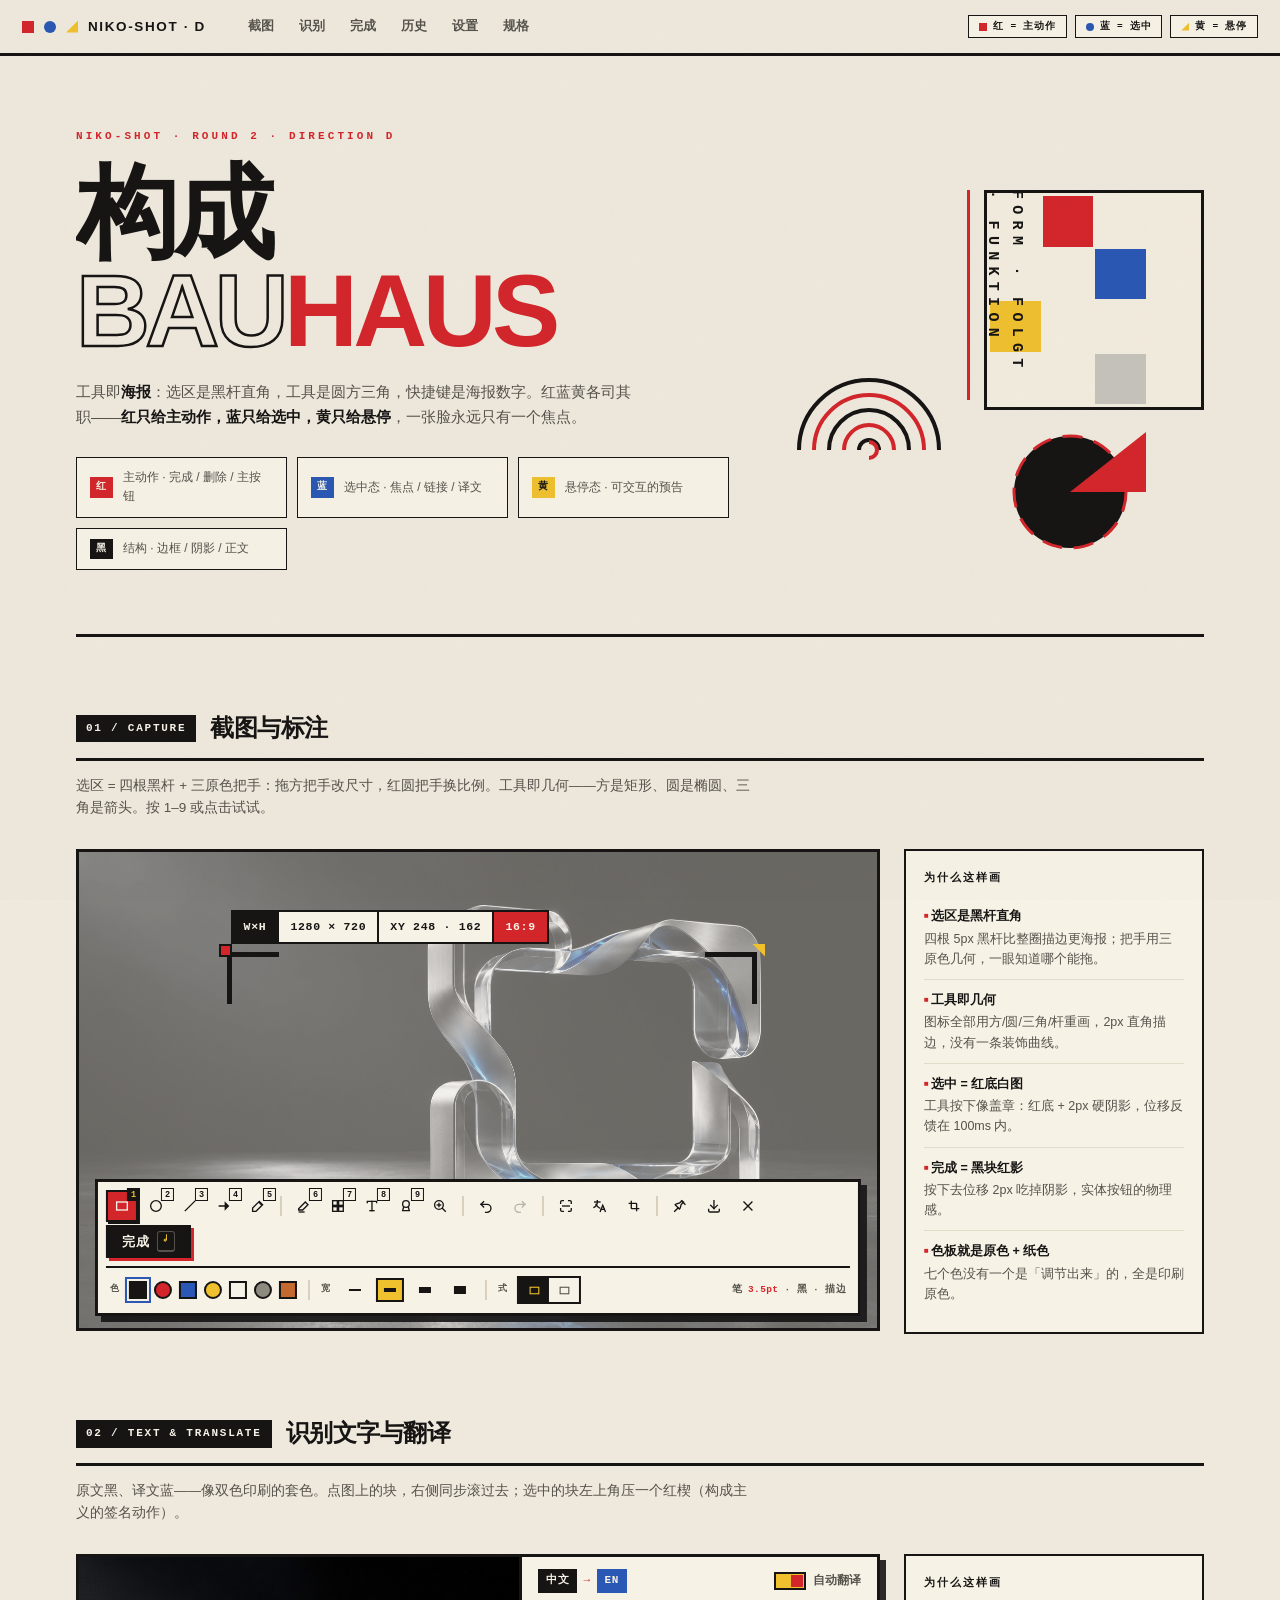
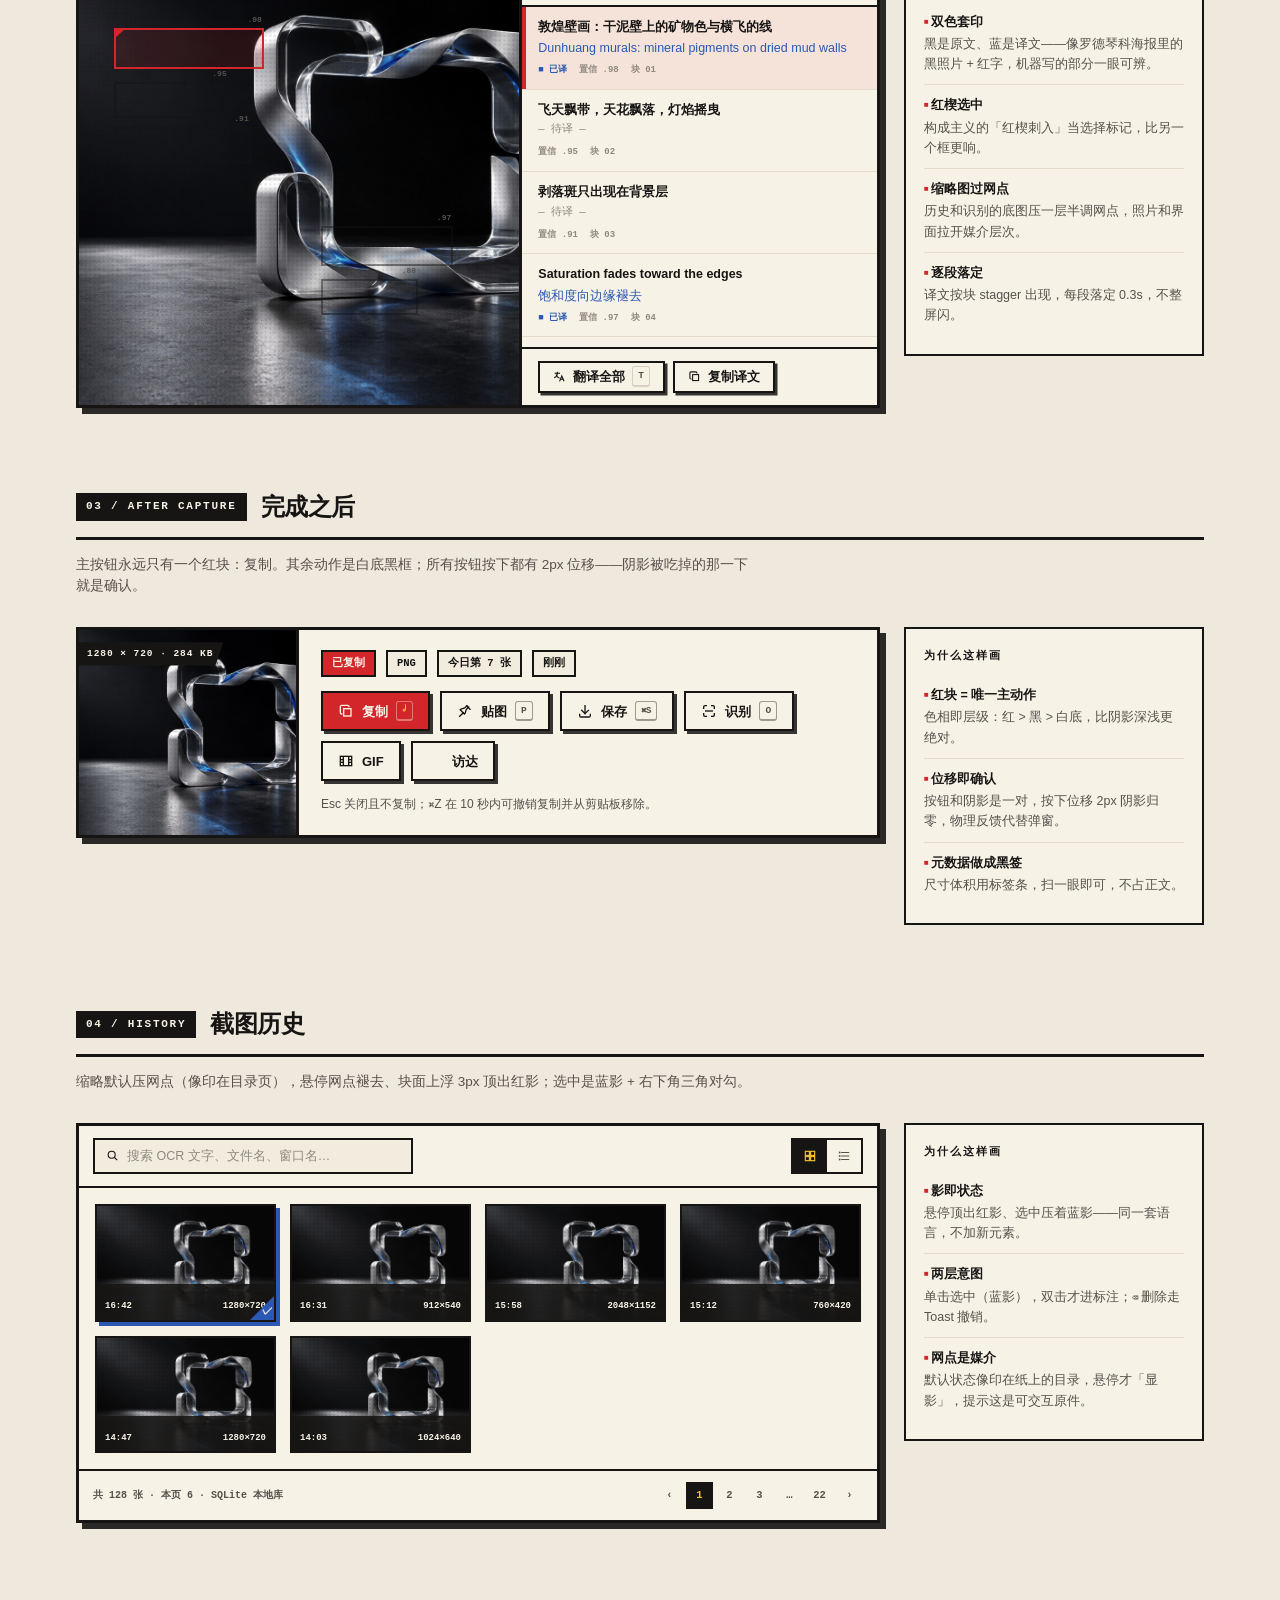
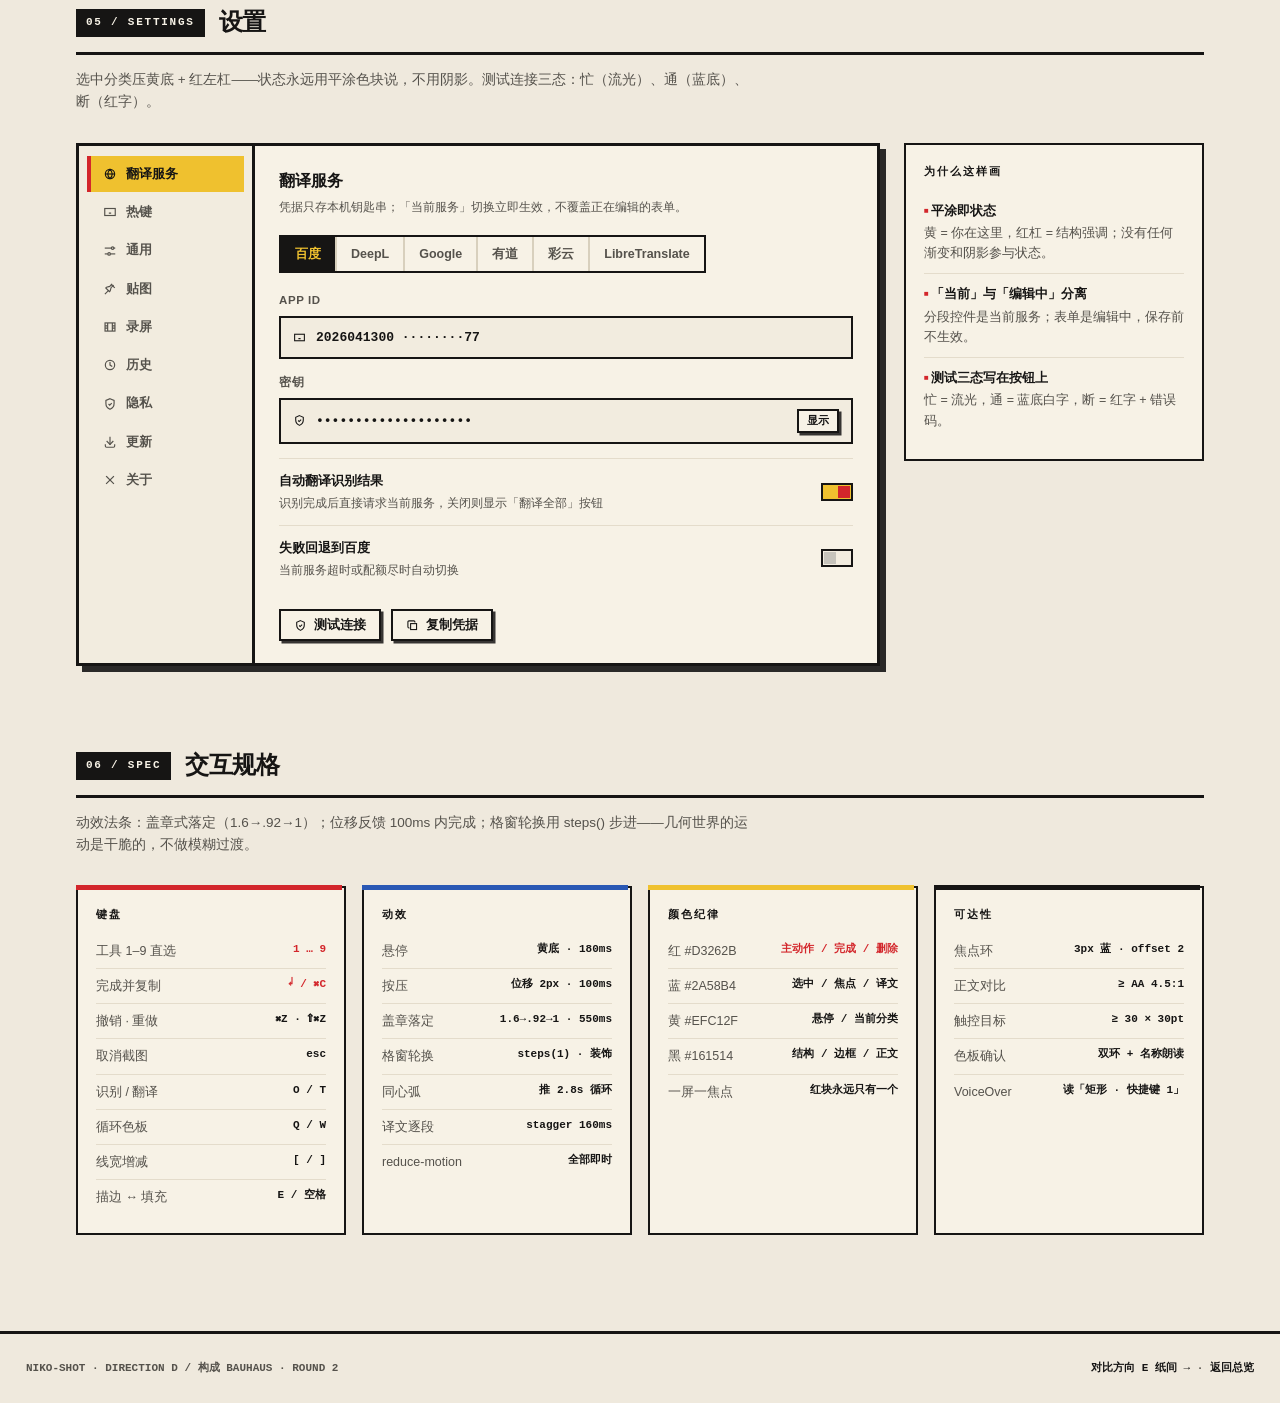
<file: design-demos/direction-d-bauhaus.html>
<!doctype html>
<html lang="zh-CN">
<head>
<meta charset="utf-8">
<meta name="viewport" content="width=device-width, initial-scale=1">
<title>方向 D · 构成 BAUHAUS — niko-shot UI 探索 · 第二轮</title>
<style>
/* ============================================================
   DIRECTION D — 构成 BAUHAUS（第二轮）
   旧纸米白 · 纯几何构成 · 红蓝黄原色 · 丝网印斑驳 · 半调网点
   依据 huashu-art-motion：色板 bauhaus ／风格卡 12_bauhaus + 22_constructivism
   密度 6 / 变化 5 / 动效 4
   ============================================================ */
:root {
  --bg: #efe9dd;          /* 旧纸米白 */
  --paper: #f7f2e6;       /* 面 · 纸 */
  --paper-2: #f2ecdf;
  --ink: #161514;         /* 黑 */
  --sub: #55524c;
  --faint: #8f8a80;
  --line: #d8d0bd;
  --line-soft: #e4dccb;
  --red: #d3262b;         /* 红 · 主动作 */
  --blue: #2a58b4;        /* 蓝 · 选中/链接 */
  --yellow: #efc12f;      /* 黄 · 焦点/悬停强调 */
  --gray-g: #c6c3bb;      /* 灰 · 辅助几何 */
  --sans: -apple-system, "SF Pro Display", "PingFang SC", "Hiragino Sans GB", sans-serif;
  --mono: ui-monospace, "SF Mono", Menlo, Consolas, monospace;
  --heavy: 900;
  --ease-out: cubic-bezier(.16, 1, .3, 1);
  --stamp-e: cubic-bezier(.2, 1.4, .4, 1);
  --fast: .18s;
  --grain: url("data:image/svg+xml,%3Csvg xmlns='http://www.w3.org/2000/svg' width='180' height='180'%3E%3Cfilter id='n'%3E%3CfeTurbulence type='fractalNoise' baseFrequency='.75' numOctaves='2' stitchTiles='stitch'/%3E%3CfeColorMatrix type='matrix' values='0 0 0 0 0.08 0 0 0 0 0.07 0 0 0 0 0.06 0 0 0 .05 0'/%3E%3C/filter%3E%3Crect width='180' height='180' filter='url(%23n)'/%3E%3C/svg%3E");
  --halftone: radial-gradient(circle at center, rgba(22,21,20,.9) 1px, transparent 1.35px);
}
* { box-sizing: border-box; margin: 0; padding: 0; }
html { scroll-behavior: smooth; }
@media (prefers-reduced-motion: reduce) {
  *, *::before, *::after { animation-duration: .01ms !important; transition-duration: .01ms !important; animation-iteration-count: 1 !important; }
  html { scroll-behavior: auto; }
}
body {
  background: var(--bg); color: var(--ink); font-family: var(--sans);
  font-size: 14px; line-height: 1.62; -webkit-font-smoothing: antialiased;
}
/* 丝网印斑驳：全页极淡颗粒 + 米白不匀 */
body::before {
  content: ""; position: fixed; inset: 0; z-index: 100; pointer-events: none;
  background-image: var(--grain); opacity: .55; mix-blend-mode: multiply;
}
::selection { background: var(--yellow); color: var(--ink); }
button { font: inherit; color: inherit; background: none; border: 0; cursor: pointer; }
:focus-visible { outline: 3px solid var(--blue); outline-offset: 2px; }
.i { width: 16px; height: 16px; display: inline-block; flex: none; vertical-align: -3px; }
.i use { pointer-events: none; }
kbd, .kbd {
  font-family: var(--mono); font-size: 9.5px; color: var(--sub);
  border: 1px solid var(--line); border-bottom-width: 2px; padding: 1px 5px;
  background: var(--paper); white-space: nowrap; border-radius: 3px;
}

/* ---------- 顶栏：黑横条 + 红竖条（海报骨架） ---------- */
.topbar {
  position: sticky; top: 0; z-index: 50; height: 56px;
  display: flex; align-items: stretch;
  background: var(--bg); border-bottom: 3px solid var(--ink);
}
.topbar .brand {
  display: flex; align-items: center; gap: 10px; padding: 0 22px;
  font-weight: var(--heavy); font-size: 13.5px; letter-spacing: .12em;
}
.topbar .brand .r { width: 12px; height: 12px; background: var(--red); }
.topbar .brand .b { width: 12px; height: 12px; background: var(--blue); border-radius: 50%; }
.topbar .brand .y { width: 12px; height: 12px; background: var(--yellow); clip-path: polygon(0 100%, 100% 100%, 100% 0); }
.topnav { display: flex; align-items: center; gap: 0; margin-left: 8px; }
.topnav a {
  font-size: 12.5px; font-weight: 650; color: var(--sub); text-decoration: none;
  padding: 6px 12px; position: relative; letter-spacing: .04em;
  transition: color var(--fast);
}
.topnav a:hover { color: var(--ink); }
.topnav a.cur { color: var(--red); }
.topnav a.cur::after { content: ""; position: absolute; left: 12px; right: 12px; bottom: 2px; height: 3px; background: var(--red); }
.chips { margin-left: auto; display: flex; align-items: center; gap: 8px; padding-right: 22px; }
.chip {
  font-family: var(--mono); font-size: 9.5px; font-weight: 600; letter-spacing: .08em;
  color: var(--ink); border: 1.5px solid var(--ink); padding: 3px 10px;
  display: inline-flex; align-items: center; gap: 6px; background: var(--paper);
}
.chip .sq { width: 8px; height: 8px; }

.wrap { max-width: 1180px; margin: 0 auto; padding: 0 26px; }

/* ---------- Hero：海报构成 ---------- */
.hero { position: relative; padding: 0 0 64px; border-bottom: 3px solid var(--ink); overflow: hidden; }
.hero-grid { display: grid; grid-template-columns: minmax(0, 1.2fr) minmax(0, .8fr); gap: 40px; padding-top: 72px; align-items: end; }
@media (max-width: 900px) { .hero-grid { grid-template-columns: 1fr; } }
.hero .no { font-family: var(--mono); font-size: 11px; font-weight: 600; letter-spacing: .28em; color: var(--red); }
.hero h1 {
  font-size: clamp(56px, 8vw, 104px); font-weight: var(--heavy); letter-spacing: -.045em;
  line-height: .96; margin: 18px 0 20px; text-transform: uppercase;
}
.hero h1 .hollow {
  color: transparent; -webkit-text-stroke: 2.5px var(--ink);
}
.hero h1 .red { color: var(--red); }
.hero p.lead { max-width: 560px; color: var(--sub); font-size: 15px; }
.hero p.lead b { color: var(--ink); font-weight: 700; }
.principles { display: grid; grid-template-columns: repeat(auto-fit, minmax(210px, 1fr)); gap: 10px; margin-top: 28px; }
.principles span { border: 1.5px solid var(--ink); background: var(--paper); padding: 10px 13px; font-size: 12px; color: var(--sub); display: flex; gap: 10px; align-items: center; }
.principles b { font-family: var(--mono); font-size: 10px; font-weight: 700; letter-spacing: .1em; padding: 2px 6px; flex: none; }
.principles .p1 b { background: var(--red); color: var(--paper); }
.principles .p2 b { background: var(--blue); color: var(--paper); }
.principles .p3 b { background: var(--yellow); color: var(--ink); }
.principles .p4 b { background: var(--ink); color: var(--paper); }

/* hero 右侧：几何构成（格窗 + 同心弧 + 红楔） */
.comp { position: relative; height: 380px; }
.comp .gridwin {
  position: absolute; right: 0; top: 0; width: 220px; height: 220px;
  border: 3px solid var(--ink); background: var(--paper-2);
  display: grid; grid-template-columns: repeat(4, 1fr); grid-template-rows: repeat(4, 1fr); gap: 2px; padding: 3px;
}
.comp .gridwin i { background: var(--paper-2); transition: background 0s; }
.comp .gridwin i.r { background: var(--red); animation: swapA 1.6s steps(1) infinite; }
.comp .gridwin i.b { background: var(--blue); animation: swapB 1.9s steps(1) infinite; }
.comp .gridwin i.y { background: var(--yellow); animation: swapA 2.2s steps(1) infinite reverse; }
.comp .gridwin i.g { background: var(--gray-g); animation: swapB 1.3s steps(1) infinite reverse; }
@keyframes swapA { 0%,46% { background: var(--red); } 47%,100% { background: var(--paper-2); } }
@keyframes swapB { 0%,40% { background: var(--blue); } 41%,100% { background: var(--paper-2); } }
.comp .arcs { position: absolute; left: 10px; bottom: 30px; width: 180px; height: 180px; }
.comp .arcs svg { width: 100%; height: 100%; overflow: visible; }
.comp .arcs path { fill: none; stroke: var(--ink); stroke-width: 4; stroke-linecap: butt; stroke-dasharray: 260 999; animation: arcPush 2.8s var(--ease-out) infinite; }
.comp .arcs path:nth-child(2) { animation-delay: .18s; stroke: var(--red); }
.comp .arcs path:nth-child(3) { animation-delay: .36s; }
.comp .arcs path:nth-child(4) { animation-delay: .54s; stroke: var(--red); }
.comp .arcs path:nth-child(5) { animation-delay: .72s; }
.comp .arcs path:nth-child(6) { animation-delay: .9s; stroke: var(--red); }
@keyframes arcPush { 0% { stroke-dashoffset: 260; opacity: 0; } 8% { opacity: 1; } 62%,100% { stroke-dashoffset: -60; opacity: 0; } }
.comp .wedge {
  position: absolute; right: 54px; bottom: 8px; width: 150px; height: 150px;
}
.comp .wedge svg { width: 100%; height: 100%; }
.comp .vtype {
  position: absolute; left: 198px; top: 0; writing-mode: vertical-rl;
  font-family: var(--mono); font-weight: 700; font-size: 15px; letter-spacing: .42em; color: var(--ink);
  border-left: 3px solid var(--red); padding-left: 10px; height: 210px;
}

/* ---------- 场景骨架 ---------- */
.sec { padding: 72px 0 8px; }
.sec-head { display: flex; align-items: stretch; gap: 0; margin-bottom: 8px; border-bottom: 3px solid var(--ink); padding-bottom: 10px; }
.sec-head .no {
  font-family: var(--mono); font-size: 11px; font-weight: 700; letter-spacing: .16em;
  background: var(--ink); color: var(--paper); padding: 5px 10px; align-self: center; flex: none;
}
.sec-head h2 { font-size: 24px; font-weight: var(--heavy); letter-spacing: -.02em; padding-left: 14px; align-self: center; text-transform: uppercase; }
.sec-sub { color: var(--sub); font-size: 13.5px; margin: 14px 0 30px; max-width: 680px; }
.scene { display: grid; grid-template-columns: minmax(0, 1fr) 300px; gap: 24px; align-items: start; }
@media (max-width: 980px) { .scene { grid-template-columns: 1fr; } }

.notes { border: 2px solid var(--ink); background: var(--paper); padding: 18px; position: relative; }
.notes::before { content: ""; position: absolute; top: -2px; left: -2px; width: 34px; height: 34px; background: var(--yellow); z-index: -1; }
.notes h3 { font-size: 11px; font-weight: 800; letter-spacing: .18em; margin-bottom: 10px; }
.notes li { list-style: none; padding: 10px 0; border-top: 1px solid var(--line-soft); font-size: 12.5px; color: var(--sub); }
.notes li:first-of-type { border-top: 0; }
.notes li b { color: var(--ink); font-weight: 700; display: block; margin-bottom: 2px; }
.notes li b::before { content: "■ "; color: var(--red); font-size: 8px; vertical-align: 2px; }

/* 入场：盖章 */
.rv { opacity: 0; transform: translateY(14px) scale(.985); transition: opacity .38s var(--ease-out), transform .38s var(--stamp-e); }
.rv.in { opacity: 1; transform: none; }

/* ---------- 01 舞台 ---------- */
.stage { position: relative; border: 3px solid var(--ink); background: var(--paper-2); aspect-ratio: 16/9.6; overflow: hidden; }
.stage img { position: absolute; inset: 0; width: 100%; height: 100%; object-fit: cover; filter: grayscale(.35) contrast(.92); }
.stage .dim { position: absolute; inset: 0; background: rgba(239, 233, 221, .42); }
.sel { position: absolute; left: 18.5%; top: 21%; right: 15%; bottom: 17%; }
.sel .rod { position: absolute; background: var(--ink); }
.sel .rod.h { height: 5px; }
.sel .rod.v { width: 5px; }
.sel .rod.t { top: 0; left: 0; width: 52px; transform-origin: left; animation: rodGrow .5s var(--ease-out) both; }
.sel .rod.t2 { top: 0; right: 0; width: 52px; animation: rodGrow .5s var(--ease-out) .1s both; }
.sel .rod.l { left: 0; top: 0; height: 52px; animation: rodGrow .5s var(--ease-out) .05s both; }
.sel .rod.b { bottom: 0; left: 0; width: 52px; animation: rodGrow .5s var(--ease-out) .15s both; }
.sel .rod.r2 { right: 0; bottom: 0; height: 52px; animation: rodGrow .5s var(--ease-out) .2s both; }
.sel .rod.b2 { bottom: 0; right: 0; width: 52px; animation: rodGrow .5s var(--ease-out) .15s both; }
.sel .rod.l2 { left: 0; bottom: 0; height: 52px; animation: rodGrowV .5s var(--ease-out) .18s both; }
.sel .rod.t { transform-origin: left; }
.sel .rod.t2 { transform-origin: right; }
.sel .rod.b { transform-origin: left; }
.sel .rod.b2 { transform-origin: right; }
.sel .rod.l, .sel .rod.r { transform-origin: top; }
.sel .rod.l2, .sel .rod.r2 { transform-origin: bottom; }
.sel .rod.r { right: 0; top: 0; height: 52px; animation: rodGrow .5s var(--ease-out) .1s both; }
@keyframes rodGrow { from { transform: scaleX(0); } }
.sel .rod.v { animation-name: rodGrowV; }
@keyframes rodGrowV { from { transform: scaleY(0); } }
.sel .knob { position: absolute; width: 13px; height: 13px; background: var(--red); border: 2.5px solid var(--ink); }
.sel .knob.tl { left: -8px; top: -8px; }
.sel .knob.br { right: -8px; bottom: -8px; border-radius: 50%; background: var(--blue); }
.sel .knob.tr { right: -8px; top: -8px; clip-path: polygon(0 0, 100% 0, 100% 100%); background: var(--yellow); border: 0; }
.sel .knob.bl { left: -8px; bottom: -8px; border-radius: 0; background: var(--ink); }
.sel .wedgehandle { position: absolute; left: -64px; top: -34px; width: 46px; height: 46px; }
.readout {
  position: absolute; left: 19%; top: calc(21% - 42px);
  display: inline-flex; align-items: stretch;
  font-family: var(--mono); font-size: 11.5px; font-weight: 700; letter-spacing: .06em;
}
.readout > span { padding: 6px 11px; border: 2.5px solid var(--ink); background: var(--paper); border-right-width: 0; }
.readout > span:last-child { border-right-width: 2.5px; }
.readout .dim-r { background: var(--ink); color: var(--paper); }
.readout .red-r { background: var(--red); color: var(--paper); }

/* HUD：构成面板 */
.hud {
  position: absolute; left: 50%; bottom: 12px; transform: translateX(-50%);
  width: min(96%, 812px);
  background: var(--paper); border: 3px solid var(--ink);
  box-shadow: 6px 6px 0 rgba(22, 21, 20, .9);
  padding: 8px 8px 9px;
}
.hud-row { display: flex; align-items: center; gap: 2px; flex-wrap: wrap; row-gap: 3px; }
.hud-sep { width: 2px; height: 20px; background: var(--line); margin: 0 4px; flex: none; }
.tl {
  position: relative; width: 32px; height: 32px; color: var(--ink);
  display: grid; place-items: center; flex: none; border: 2px solid transparent;
  transition: border-color var(--fast), background var(--fast), transform .12s var(--stamp-e);
}
.tl:hover { border-color: var(--ink); background: var(--yellow); }
.tl:active { transform: scale(.88) rotate(-3deg); }
.tl.on { border-color: var(--ink); background: var(--red); color: var(--paper); box-shadow: 2px 2px 0 var(--ink); }
.tl.on:hover { background: var(--red); }
.tl .num {
  position: absolute; top: -4px; right: -4px; font-family: var(--mono); font-size: 8.5px;
  font-weight: 700; width: 13px; height: 13px; display: grid; place-items: center;
  background: var(--paper); border: 1.5px solid var(--ink); color: var(--ink);
}
.tl.on .num { background: var(--ink); color: var(--yellow); }
.tl:disabled { opacity: .28; cursor: default; }
.hud-spacer { flex: 1; }
.done-btn {
  display: inline-flex; align-items: center; gap: 7px; height: 33px; padding: 0 14px;
  background: var(--ink); color: var(--paper); border: 2px solid var(--ink);
  font-weight: 800; font-size: 13px; letter-spacing: .08em; text-transform: uppercase; flex: none;
  box-shadow: 3px 3px 0 var(--red); transition: transform .12s var(--stamp-e), box-shadow .12s;
}
.done-btn:hover { background: var(--red); }
.done-btn:active { transform: translate(2px, 2px); box-shadow: 0 0 0 var(--red); }
.done-btn .kbd { color: var(--yellow); border-color: var(--sub); background: transparent; }

.hud-style { display: flex; align-items: center; gap: 7px; padding: 8px 4px 0; border-top: 2px solid var(--ink); margin-top: 8px; }
.style-label { font-family: var(--mono); font-size: 8.5px; font-weight: 700; letter-spacing: .16em; color: var(--sub); margin-right: 2px; }
.sw-dot {
  width: 18px; height: 18px; border: 2px solid var(--ink); position: relative;
  transition: transform .12s var(--stamp-e); flex: none;
}
.sw-dot:nth-child(odd) { border-radius: 50%; }
.sw-dot:hover { transform: scale(1.2) rotate(6deg); }
.sw-dot.on { outline: 2.5px solid var(--blue); outline-offset: 2px; }
.stk { width: 28px; height: 24px; display: grid; place-items: center; border: 2px solid transparent; transition: border-color var(--fast); }
.stk:hover { border-color: var(--line); }
.stk.on { border-color: var(--ink); background: var(--yellow); }
.stk i { display: block; background: var(--ink); }
.fill-tg { display: inline-flex; border: 2px solid var(--ink); }
.fill-tg button { width: 30px; height: 24px; display: grid; place-items: center; color: var(--sub); transition: background var(--fast), color var(--fast); }
.fill-tg button.on { background: var(--ink); color: var(--yellow); }
.pen-preview { margin-left: auto; font-family: var(--mono); font-size: 9.5px; font-weight: 600; color: var(--sub); letter-spacing: .04em; }
.pen-preview b { color: var(--red); }

/* 盖章层 */
.stamp-layer { position: absolute; inset: 0; pointer-events: none; display: grid; place-items: center; }
.bstamp {
  display: grid; place-items: center; width: 190px; height: 96px;
  background: var(--red); color: var(--paper); border: 3px solid var(--ink);
  box-shadow: 6px 6px 0 var(--ink); text-align: center;
  transform: scale(1.6) rotate(-5deg); opacity: 0;
}
.bstamp b { font-size: 26px; font-weight: var(--heavy); letter-spacing: .18em; display: block; }
.bstamp span { font-family: var(--mono); font-size: 10px; letter-spacing: .2em; }
.bstamp.go { animation: bstamp .55s var(--stamp-e) forwards; }
@keyframes bstamp {
  0% { transform: scale(1.6) rotate(-5deg); opacity: 0; }
  46% { transform: scale(.92) rotate(-2deg); opacity: 1; }
  70% { transform: scale(1.04) rotate(-2deg); }
  100% { transform: scale(1) rotate(-2deg); opacity: 1; }
}
.bstamp.fade { animation: bstampFade .4s var(--ease-out) forwards; }
@keyframes bstampFade { to { opacity: 0; transform: scale(1) rotate(-2deg) translateY(-10px); } }

/* Toast：黑条 */
.toast {
  position: fixed; left: 50%; bottom: 34px; transform: translate(-50%, 16px); z-index: 90;
  display: flex; align-items: center; gap: 14px; padding: 11px 18px;
  background: var(--ink); color: var(--paper); border: 2px solid var(--ink);
  box-shadow: 4px 4px 0 var(--red); font-size: 13px; font-weight: 600;
  opacity: 0; pointer-events: none; transition: opacity .3s var(--ease-out), transform .3s var(--stamp-e);
}
.toast.show { opacity: 1; transform: translate(-50%, 0); pointer-events: auto; }
.toast .t-mark { width: 14px; height: 14px; background: var(--yellow); clip-path: polygon(0 100%, 100% 100%, 100% 0); flex: none; }
.toast .t-undo { font-family: var(--mono); font-size: 10.5px; color: var(--yellow); letter-spacing: .08em; }
.toast .t-undo:hover { text-decoration: underline; }

/* ---------- 02 OCR ---------- */
.ocr { display: grid; grid-template-columns: minmax(0, 1.25fr) minmax(0, 1fr); border: 3px solid var(--ink); background: var(--paper); box-shadow: 6px 6px 0 rgba(22,21,20,.9); overflow: hidden; }
@media (max-width: 900px) { .ocr { grid-template-columns: 1fr; } }
.ocr-img { position: relative; min-height: 380px; border-right: 3px solid var(--ink); }
@media (max-width: 900px) { .ocr-img { border-right: 0; border-bottom: 3px solid var(--ink); } }
.ocr-img img { position: absolute; inset: 0; width: 100%; height: 100%; object-fit: cover; filter: grayscale(.3); }
.ocr-img .ht { position: absolute; inset: 0; background-image: var(--halftone); background-size: 4.5px 4.5px; opacity: .1; mix-blend-mode: multiply; pointer-events: none; }
.ocr-block { position: absolute; border: 2px solid rgba(22,21,20,.45); cursor: pointer; transition: border-color var(--fast), background var(--fast); }
.ocr-block:hover { border-color: var(--ink); border-style: dashed; }
.ocr-block.on { border-color: var(--red); border-style: solid; background: rgba(211, 38, 43, .12); }
.ocr-block.on::after {
  content: ""; position: absolute; left: -2px; top: -2px; border-style: solid;
  border-width: 11px 12px 0 0; border-color: var(--red) transparent transparent transparent;
}
.ocr-block .cf { position: absolute; top: -16px; right: 0; font-family: var(--mono); font-size: 8px; font-weight: 700; color: var(--sub); }
.ocr-side { display: flex; flex-direction: column; }
.ocr-bar { display: flex; align-items: center; gap: 10px; padding: 12px 16px; border-bottom: 2px solid var(--ink); }
.lang-pair { display: inline-flex; align-items: center; font-family: var(--mono); font-size: 11px; font-weight: 700; letter-spacing: .05em; }
.lang-pair .zh { background: var(--ink); color: var(--paper); padding: 3px 8px; }
.lang-pair .en { background: var(--blue); color: var(--paper); padding: 3px 8px; }
.lang-pair .arr { padding: 0 6px; color: var(--red); font-weight: 900; }
.mini-tg { margin-left: auto; display: inline-flex; align-items: center; gap: 7px; font-size: 11.5px; font-weight: 650; color: var(--sub); cursor: pointer; user-select: none; }
.mini-tg .pill { width: 32px; height: 18px; border: 2px solid var(--ink); background: var(--paper-2); position: relative; transition: background var(--fast); flex: none; }
.mini-tg .pill::after { content: ""; position: absolute; top: 1px; left: 1px; width: 12px; height: 12px; background: var(--gray-g); transition: transform var(--fast) var(--stamp-e), background var(--fast); }
.mini-tg.on .pill { background: var(--yellow); }
.mini-tg.on .pill::after { transform: translateX(14px); background: var(--red); }
.ocr-list { flex: 1; overflow-y: auto; max-height: 340px; }
.ocr-item { padding: 11px 16px; border-bottom: 1px solid var(--line-soft); cursor: pointer; transition: background var(--fast); }
.ocr-item:hover { background: rgba(239, 193, 47, .18); }
.ocr-item.on { background: rgba(211, 38, 43, .07); box-shadow: inset 4px 0 0 var(--red); }
.ocr-item .src { font-size: 12.5px; font-weight: 600; line-height: 1.5; }
.ocr-item .dst { font-size: 12.5px; color: var(--blue); font-weight: 500; line-height: 1.5; margin-top: 3px; min-height: 18px; }
.ocr-item .dst.pending { color: var(--faint); font-family: var(--mono); font-size: 10.5px; }
.ocr-item .meta { display: flex; gap: 12px; margin-top: 5px; font-family: var(--mono); font-size: 9px; font-weight: 600; color: var(--faint); }
.ocr-item .meta i { font-style: normal; }
.ocr-item .meta .ok { color: var(--blue); }
.ocr-foot { display: flex; gap: 8px; padding: 12px 16px; border-top: 2px solid var(--ink); }
.ghost-btn {
  display: inline-flex; align-items: center; gap: 7px; height: 32px; padding: 0 13px;
  border: 2px solid var(--ink); color: var(--ink); font-size: 12.5px; font-weight: 700;
  background: var(--paper); box-shadow: 2.5px 2.5px 0 rgba(22,21,20,.85);
  transition: transform .1s var(--stamp-e), box-shadow .1s, background var(--fast);
}
.ghost-btn:hover { background: var(--yellow); }
.ghost-btn:active { transform: translate(2px, 2px); box-shadow: 0 0 0 rgba(22,21,20,.85); }

/* ---------- 03 完成 ---------- */
.done-card { display: grid; grid-template-columns: 220px 1fr; border: 3px solid var(--ink); background: var(--paper); box-shadow: 6px 6px 0 rgba(22,21,20,.9); overflow: hidden; }
@media (max-width: 820px) { .done-card { grid-template-columns: 1fr; } }
.done-thumb { position: relative; background: var(--paper-2); min-height: 200px; border-right: 3px solid var(--ink); }
.done-thumb img { position: absolute; inset: 0; width: 100%; height: 100%; object-fit: cover; filter: grayscale(.2); }
.done-thumb .ht { position: absolute; inset: 0; background-image: var(--halftone); background-size: 4.5px 4.5px; opacity: .08; mix-blend-mode: multiply; pointer-events: none; }
.done-thumb .tag { position: absolute; left: 0; top: 12px; font-family: var(--mono); font-size: 9.5px; font-weight: 700; background: var(--ink); color: var(--paper); padding: 4px 10px 4px 8px; letter-spacing: .1em; clip-path: polygon(0 0, 100% 0, calc(100% - 8px) 100%, 0 100%); }
.done-body { padding: 20px 22px; display: flex; flex-direction: column; gap: 14px; }
.done-body .sum { display: flex; align-items: center; gap: 10px; flex-wrap: wrap; }
.done-body .sum .chipv { font-family: var(--mono); font-size: 10.5px; font-weight: 700; border: 2px solid var(--ink); padding: 3px 9px; background: var(--paper-2); }
.done-body .sum .chipv.red { background: var(--red); color: var(--paper); border-color: var(--ink); }
.action-grid { display: flex; flex-wrap: wrap; gap: 10px; }
.act {
  display: inline-flex; align-items: center; gap: 8px; height: 40px; padding: 0 15px;
  border: 2px solid var(--ink); font-weight: 750; font-size: 13px; background: var(--paper);
  box-shadow: 3px 3px 0 rgba(22,21,20,.85);
  transition: transform .1s var(--stamp-e), box-shadow .1s, background var(--fast);
}
.act:hover { background: var(--yellow); }
.act:active { transform: translate(2px, 2px); box-shadow: 0 0 0 rgba(22,21,20,.85); }
.act.primary { background: var(--red); color: var(--paper); }
.act.primary:hover { background: var(--red); filter: brightness(1.08); }
.act .kbd { border-color: rgba(22,21,20,.4); }
.act.primary .kbd { color: var(--yellow); border-color: rgba(247,242,230,.4); background: transparent; }
.done-note { font-size: 12px; color: var(--sub); }

/* ---------- 04 历史 ---------- */
.hist { border: 3px solid var(--ink); background: var(--paper); box-shadow: 6px 6px 0 rgba(22,21,20,.9); overflow: hidden; }
.hist-bar { display: flex; align-items: center; gap: 10px; padding: 12px 14px; border-bottom: 2px solid var(--ink); }
.search {
  flex: 1; max-width: 320px; display: inline-flex; align-items: center; gap: 8px;
  border: 2px solid var(--ink); padding: 6px 11px; background: var(--paper-2);
  transition: background var(--fast); font-size: 12.5px;
}
.search:focus-within { background: #fffbe8; }
.search input { flex: 1; background: none; border: 0; outline: 0; color: var(--ink); font: inherit; font-weight: 600; }
.search input::placeholder { color: var(--faint); font-weight: 400; }
.view-tg { margin-left: auto; display: inline-flex; border: 2px solid var(--ink); }
.view-tg button { width: 34px; height: 32px; display: grid; place-items: center; color: var(--sub); transition: background var(--fast), color var(--fast); }
.view-tg button.on { background: var(--ink); color: var(--yellow); }
.hist-grid { display: grid; grid-template-columns: repeat(auto-fill, minmax(168px, 1fr)); gap: 14px; padding: 16px; }
.hist-item {
  position: relative; border: 2.5px solid var(--ink); overflow: hidden; cursor: pointer;
  aspect-ratio: 16/10.4; background: var(--paper-2);
  transition: transform .14s var(--stamp-e), box-shadow .14s;
}
.hist-item img { position: absolute; inset: 0; width: 100%; height: 100%; object-fit: cover; filter: grayscale(.5) contrast(.95); transition: filter var(--fast); }
.hist-item .ht { position: absolute; inset: 0; background-image: var(--halftone); background-size: 4px 4px; opacity: .12; mix-blend-mode: multiply; pointer-events: none; }
.hist-item:hover { transform: translate(-2px, -3px); box-shadow: 4px 4px 0 var(--red); }
.hist-item:hover img { filter: grayscale(0); }
.hist-item.on { box-shadow: 4px 4px 0 var(--blue); }
.hist-item.on::after {
  content: ""; position: absolute; right: -1px; bottom: -1px; width: 0; height: 0;
  border-style: solid; border-width: 0 0 26px 26px; border-color: transparent transparent var(--blue) transparent;
}
.hist-item.on::before {
  content: "✓"; position: absolute; right: 1px; bottom: 0; color: var(--paper); font-size: 11px; font-weight: 900; z-index: 2;
}
.hist-item .meta { position: absolute; inset-inline: 0; bottom: 0; padding: 15px 8px 6px; background: rgba(22,21,20,.88); font-family: var(--mono); font-size: 9px; font-weight: 600; color: var(--paper); display: flex; justify-content: space-between; }
.hist-item .del { position: absolute; top: 6px; right: 6px; width: 22px; height: 22px; background: var(--paper); border: 2px solid var(--ink); color: var(--ink); display: grid; place-items: center; opacity: 0; transition: opacity var(--fast), background var(--fast), color var(--fast); }
.hist-item:hover .del { opacity: 1; }
.hist-item .del:hover { background: var(--red); color: var(--paper); }
.hist-foot { display: flex; align-items: center; justify-content: space-between; padding: 11px 14px; border-top: 2px solid var(--ink); font-family: var(--mono); font-size: 10px; font-weight: 600; color: var(--sub); }
.pager { display: flex; gap: 3px; }
.pager button { min-width: 27px; height: 27px; border: 2px solid transparent; font-family: var(--mono); font-size: 10.5px; font-weight: 700; color: var(--sub); }
.pager button:hover:not(.on) { border-color: var(--ink); }
.pager button.on { background: var(--ink); color: var(--yellow); }

/* ---------- 05 设置 ---------- */
.set { display: grid; grid-template-columns: 176px 1fr; border: 3px solid var(--ink); background: var(--paper); box-shadow: 6px 6px 0 rgba(22,21,20,.9); overflow: hidden; min-height: 430px; }
@media (max-width: 820px) { .set { grid-template-columns: 1fr; } }
.set-nav { border-right: 3px solid var(--ink); padding: 10px 8px; display: flex; flex-direction: column; gap: 2px; background: var(--paper-2); }
@media (max-width: 820px) { .set-nav { flex-direction: row; overflow-x: auto; border-right: 0; border-bottom: 3px solid var(--ink); } }
.set-nav button { display: flex; align-items: center; gap: 9px; padding: 8px 12px; font-size: 12.5px; font-weight: 650; color: var(--sub); text-align: left; white-space: nowrap; border-left: 4px solid transparent; transition: all var(--fast); }
.set-nav button .i { width: 14px; height: 14px; }
.set-nav button:hover { color: var(--ink); background: rgba(239, 193, 47, .3); }
.set-nav button.on { color: var(--ink); background: var(--yellow); border-left-color: var(--red); }
.set-body { padding: 22px 24px; }
.set-body h4 { font-size: 16px; font-weight: 800; letter-spacing: .01em; margin-bottom: 4px; }
.set-body .hint { font-size: 12px; color: var(--sub); margin-bottom: 18px; }
.seg { display: inline-flex; border: 2px solid var(--ink); margin-bottom: 18px; flex-wrap: wrap; }
.seg button { padding: 7px 14px; font-size: 12.5px; font-weight: 700; color: var(--sub); background: var(--paper); transition: all var(--fast); border-right: 2px solid var(--line); }
.seg button:last-child { border-right: 0; }
.seg button:hover { background: var(--yellow); color: var(--ink); }
.seg button.on { background: var(--ink); color: var(--yellow); }
.field { margin-bottom: 14px; }
.field label { display: block; font-size: 11.5px; font-weight: 700; letter-spacing: .05em; color: var(--sub); margin-bottom: 6px; text-transform: uppercase; }
.field .inp { display: flex; align-items: center; gap: 10px; border: 2px solid var(--ink); padding: 9px 12px; background: var(--paper-2); transition: background var(--fast); }
.field .inp:focus-within { background: #fffbe8; }
.field .inp input { flex: 1; background: none; border: 0; outline: 0; color: var(--ink); font: inherit; font-size: 13px; font-family: var(--mono); font-weight: 600; }
.field .inp input::placeholder { color: var(--faint); }
.row-tg { display: flex; align-items: center; gap: 12px; padding: 11px 0; border-top: 1px solid var(--line-soft); }
.row-tg:first-of-type { border-top: 0; }
.row-tg .lbl { flex: 1; }
.row-tg .lbl b { display: block; font-size: 13px; font-weight: 700; }
.row-tg .lbl span { font-size: 11.5px; color: var(--sub); }
.test-btn.busy { pointer-events: none; color: var(--faint); box-shadow: 2.5px 2.5px 0 rgba(22,21,20,.4); }
.test-btn.busy::after { content: ""; position: absolute; inset: 0; background: linear-gradient(90deg, transparent, rgba(42,88,180,.2), transparent); animation: sheen 1s linear infinite; }
.test-btn { position: relative; overflow: hidden; }
@keyframes sheen { from { transform: translateX(-100%); } to { transform: translateX(100%); } }
.test-btn.ok { background: var(--blue); color: var(--paper); }

/* ---------- 06 规格 ---------- */
.spec-grid { display: grid; grid-template-columns: repeat(auto-fit, minmax(240px, 1fr)); gap: 16px; }
.spec { border: 2.5px solid var(--ink); background: var(--paper); padding: 18px; position: relative; }
.spec::before { content: ""; position: absolute; top: -2.5px; left: -2.5px; width: 100%; height: 5px; }
.spec:nth-child(1)::before { background: var(--red); }
.spec:nth-child(2)::before { background: var(--blue); }
.spec:nth-child(3)::before { background: var(--yellow); }
.spec:nth-child(4)::before { background: var(--ink); }
.spec h3 { font-size: 11px; font-weight: 800; letter-spacing: .18em; margin-bottom: 10px; text-transform: uppercase; }
.spec ul { list-style: none; }
.spec li { display: flex; justify-content: space-between; gap: 14px; padding: 7px 0; border-top: 1px solid var(--line-soft); font-size: 12.5px; color: var(--sub); font-weight: 500; }
.spec li:first-child { border-top: 0; }
.spec li b { font-family: var(--mono); font-size: 11px; color: var(--ink); font-weight: 700; white-space: nowrap; }
.spec li b.r { color: var(--red); }

footer { border-top: 3px solid var(--ink); margin-top: 88px; padding: 26px; display: flex; justify-content: space-between; flex-wrap: wrap; gap: 10px; font-family: var(--mono); font-size: 11px; font-weight: 600; color: var(--sub); }
footer a { color: var(--ink); text-decoration: none; font-weight: 700; }
footer a:hover { color: var(--red); }
</style>
</head>
<body>

<svg width="0" height="0" style="position:absolute" aria-hidden="true">
  <symbol id="i-rect" viewBox="0 0 24 24" fill="none" stroke="currentColor" stroke-width="2" stroke-linecap="square"><rect x="4" y="6" width="16" height="12"/></symbol>
  <symbol id="i-circle" viewBox="0 0 24 24" fill="none" stroke="currentColor" stroke-width="2"><circle cx="12" cy="12" r="8"/></symbol>
  <symbol id="i-line" viewBox="0 0 24 24" fill="none" stroke="currentColor" stroke-width="2" stroke-linecap="square"><path d="M5 19L19 5"/></symbol>
  <symbol id="i-arrow" viewBox="0 0 24 24" fill="currentColor" stroke="none"><path d="M4 11h9V5l7 7-7 7v-6H4z"/></symbol>
  <symbol id="i-pen" viewBox="0 0 24 24" fill="none" stroke="currentColor" stroke-width="2" stroke-linejoin="miter"><path d="M4 20h5L19 10l-5-5L4 15v5z"/><path d="M13 6l5 5"/></symbol>
  <symbol id="i-marker" viewBox="0 0 24 24" fill="none" stroke="currentColor" stroke-width="2"><path d="M4 16L14 6l4 4-8 8H4v-2z"/><path d="M4 21h9"/></symbol>
  <symbol id="i-mosaic" viewBox="0 0 24 24" fill="none" stroke="currentColor" stroke-width="2"><rect x="4" y="4" width="7" height="7"/><rect x="13" y="4" width="7" height="7"/><rect x="4" y="13" width="7" height="7"/><rect x="13" y="13" width="7" height="7"/></symbol>
  <symbol id="i-text" viewBox="0 0 24 24" fill="none" stroke="currentColor" stroke-width="2" stroke-linecap="square"><path d="M5 7V5h14v2"/><path d="M12 5v14"/><path d="M9 19h6"/></symbol>
  <symbol id="i-number" viewBox="0 0 24 24" fill="none" stroke="currentColor" stroke-width="2"><circle cx="12" cy="9" r="5"/><path d="M8.5 13.5L7 19h10l-1.5-5.5"/></symbol>
  <symbol id="i-zoom" viewBox="0 0 24 24" fill="none" stroke="currentColor" stroke-width="2" stroke-linecap="square"><circle cx="10.5" cy="10.5" r="6.5"/><path d="M15.5 15.5L20 20"/><path d="M8 10.5h5"/><path d="M10.5 8v5"/></symbol>
  <symbol id="i-undo" viewBox="0 0 24 24" fill="none" stroke="currentColor" stroke-width="2" stroke-linecap="square"><path d="M8.5 13.5L4.5 9.5l4-4"/><path d="M4.5 9.5h9a6 6 0 0 1 0 12h-2"/></symbol>
  <symbol id="i-redo" viewBox="0 0 24 24" fill="none" stroke="currentColor" stroke-width="2" stroke-linecap="square"><path d="M15.5 13.5l4-4-4-4"/><path d="M19.5 9.5h-9a6 6 0 0 0 0 12h2"/></symbol>
  <symbol id="i-scan" viewBox="0 0 24 24" fill="none" stroke="currentColor" stroke-width="2" stroke-linecap="square"><path d="M4 8V6a2 2 0 0 1 2-2h2"/><path d="M16 4h2a2 2 0 0 1 2 2v2"/><path d="M20 16v2a2 2 0 0 1-2 2h-2"/><path d="M8 20H6a2 2 0 0 1-2-2v-2"/><path d="M7 12h10"/></symbol>
  <symbol id="i-lang" viewBox="0 0 24 24" fill="none" stroke="currentColor" stroke-width="2" stroke-linecap="square"><path d="M4 6h8"/><path d="M8 4v2c0 4-2.4 6.8-5 8"/><path d="M6 9.5c1 2.4 3 4.4 5.5 5.5"/><path d="M12.5 20l3.7-9 3.8 9"/><path d="M14 17h4.4"/></symbol>
  <symbol id="i-pin" viewBox="0 0 24 24" fill="none" stroke="currentColor" stroke-width="2" stroke-linecap="square"><path d="M14.5 4.5L19.5 9.5"/><path d="M15 4l-3.5 3.5L6 9l-1.2 1.2L11 16.5 12.3 15.3l1.5-5.5L17.5 6"/><path d="M9.5 14.5L4 20"/></symbol>
  <symbol id="i-download" viewBox="0 0 24 24" fill="none" stroke="currentColor" stroke-width="2" stroke-linecap="square"><path d="M4 17v2a2 2 0 0 0 2 2h12a2 2 0 0 0 2-2v-2"/><path d="M7 11l5 5 5-5"/><path d="M12 4v12"/></symbol>
  <symbol id="i-x" viewBox="0 0 24 24" fill="none" stroke="currentColor" stroke-width="2" stroke-linecap="square"><path d="M6 6l12 12"/><path d="M18 6L6 18"/></symbol>
  <symbol id="i-check" viewBox="0 0 24 24" fill="none" stroke="currentColor" stroke-width="2.6" stroke-linecap="square"><path d="M5 12.5l4.5 4.5L19 7.5"/></symbol>
  <symbol id="i-copy" viewBox="0 0 24 24" fill="none" stroke="currentColor" stroke-width="2"><rect x="8.5" y="8.5" width="11" height="11"/><path d="M15.5 5.5v-1a2 2 0 0 0-2-2h-9a2 2 0 0 0-2 2v9a2 2 0 0 0 2 2h1" transform="translate(1,1)"/></symbol>
  <symbol id="i-search" viewBox="0 0 24 24" fill="none" stroke="currentColor" stroke-width="2" stroke-linecap="square"><circle cx="10.5" cy="10.5" r="6.5"/><path d="M15.5 15.5L20 20"/></symbol>
  <symbol id="i-clock" viewBox="0 0 24 24" fill="none" stroke="currentColor" stroke-width="2" stroke-linecap="square"><circle cx="12" cy="12" r="8"/><path d="M12 8v4.2l3 1.8"/></symbol>
  <symbol id="i-slider" viewBox="0 0 24 24" fill="none" stroke="currentColor" stroke-width="2" stroke-linecap="square"><path d="M4 7h9"/><circle cx="16.5" cy="7" r="2.2"/><path d="M19.5 7H20"/><path d="M4 17h3.5"/><circle cx="10.5" cy="17" r="2.2"/><path d="M13.5 17H20"/></symbol>
  <symbol id="i-film" viewBox="0 0 24 24" fill="none" stroke="currentColor" stroke-width="2"><rect x="3.5" y="5" width="17" height="14"/><path d="M8 5v14M16 5v14M3.5 10H8M3.5 14H8M16 10h4.5M16 14h4.5"/></symbol>
  <symbol id="i-crop" viewBox="0 0 24 24" fill="none" stroke="currentColor" stroke-width="2" stroke-linecap="square"><path d="M8 5v10a1 1 0 0 0 1 1h10"/><path d="M5 8h10a1 1 0 0 1 1 1v10"/></symbol>
  <symbol id="i-keyboard" viewBox="0 0 24 24" fill="none" stroke="currentColor" stroke-width="2"><rect x="3" y="6" width="18" height="12"/><path d="M7 10h.01M11 10h.01M15 10h.01M7 14h.01M17 14h.01M10 14h4"/></symbol>
  <symbol id="i-shield" viewBox="0 0 24 24" fill="none" stroke="currentColor" stroke-width="2" stroke-linejoin="miter"><path d="M12 3l7 3v5c0 4.5-3 8.2-7 10-4-1.8-7-5.5-7-10V6l7-3z"/><path d="M9.5 12l2 2 3.5-3.5"/></symbol>
  <symbol id="i-trash" viewBox="0 0 24 24" fill="none" stroke="currentColor" stroke-width="2" stroke-linecap="square"><path d="M5 7h14"/><path d="M10 7V5h4v2"/><path d="M7 7l.8 12.2a1 1 0 0 0 1 .8h6.4a1 1 0 0 0 1-.8L17 7"/><path d="M10.2 11v5M13.8 11v5"/></symbol>
  <symbol id="i-grid" viewBox="0 0 24 24" fill="none" stroke="currentColor" stroke-width="2"><rect x="4" y="4" width="7" height="7"/><rect x="13" y="4" width="7" height="7"/><rect x="4" y="13" width="7" height="7"/><rect x="13" y="13" width="7" height="7"/></symbol>
  <symbol id="i-list" viewBox="0 0 24 24" fill="none" stroke="currentColor" stroke-width="2" stroke-linecap="square"><path d="M8 6h12M8 12h12M8 18h12"/><rect x="3.2" y="4.6" width="2.8" height="2.8" fill="currentColor" stroke="none"/><rect x="3.2" y="10.6" width="2.8" height="2.8" fill="currentColor" stroke="none"/><rect x="3.2" y="16.6" width="2.8" height="2.8" fill="currentColor" stroke="none"/></symbol>
  <symbol id="i-globe" viewBox="0 0 24 24" fill="none" stroke="currentColor" stroke-width="2"><circle cx="12" cy="12" r="8"/><path d="M4 12h16"/><path d="M12 4c2.5 2.2 3.8 5 3.8 8s-1.3 5.8-3.8 8c-2.5-2.2-3.8-5-3.8-8S9.5 6.2 12 4z"/></symbol>
</svg>

<header class="topbar">
  <span class="brand"><i class="r"></i><i class="b"></i><i class="y"></i>NIKO-SHOT · D</span>
  <nav class="topnav">
    <a href="#capture">截图</a><a href="#ocr">识别</a><a href="#done">完成</a><a href="#history">历史</a><a href="#settings">设置</a><a href="#spec">规格</a>
  </nav>
  <div class="chips">
    <span class="chip"><i class="sq" style="background:#d3262b"></i>红 = 主动作</span>
    <span class="chip"><i class="sq" style="background:#2a58b4;border-radius:50%"></i>蓝 = 选中</span>
    <span class="chip"><i class="sq" style="background:#efc12f;clip-path:polygon(0 100%,100% 100%,100% 0)"></i>黄 = 悬停</span>
  </div>
</header>

<main class="wrap">

  <!-- ============ HERO ============ -->
  <section class="hero">
    <div class="hero-grid">
      <div>
        <div class="no">NIKO-SHOT · ROUND 2 · DIRECTION D</div>
        <h1>构成<br><span class="hollow">BAU</span><span class="red">HAUS</span></h1>
        <p class="lead">工具即<b>海报</b>：选区是黑杆直角，工具是圆方三角，快捷键是海报数字。红蓝黄各司其职——<b>红只给主动作，蓝只给选中，黄只给悬停</b>，一张脸永远只有一个焦点。</p>
        <div class="principles">
          <span class="p1"><b>红</b>主动作 · 完成 / 删除 / 主按钮</span>
          <span class="p2"><b>蓝</b>选中态 · 焦点 / 链接 / 译文</span>
          <span class="p3"><b>黄</b>悬停态 · 可交互的预告</span>
          <span class="p4"><b>黑</b>结构 · 边框 / 阴影 / 正文</span>
        </div>
      </div>
      <div class="comp" aria-hidden="true">
        <div class="gridwin">
          <i></i><i class="r"></i><i></i><i></i>
          <i></i><i></i><i class="b"></i><i></i>
          <i class="y"></i><i></i><i></i><i></i>
          <i></i><i></i><i class="g"></i><i></i>
        </div>
        <div class="arcs"><svg viewBox="0 0 180 180">
          <path d="M20 90a70 70 0 0 1 140 0"/>
          <path d="M35 90a55 55 0 0 1 110 0"/>
          <path d="M50 90a40 40 0 0 1 80 0"/>
          <path d="M65 90a25 25 0 0 1 50 0"/>
          <path d="M80 90a10 10 0 0 1 20 0"/>
          <path d="M90 82a8 8 0 0 1 0 16"/>
        </svg></div>
        <div class="vtype">FORM · FOLGT · FUNKTION</div>
        <div class="wedge"><svg viewBox="0 0 150 150">
          <circle cx="70" cy="80" r="56" fill="#161514"/>
          <path d="M70 80 L 146 20 L 146 80 Z" fill="#d3262b"/>
          <circle cx="70" cy="80" r="56" fill="none" stroke="#d3262b" stroke-width="3" stroke-dasharray="20 12"/>
        </svg></div>
      </div>
    </div>
  </section>

  <!-- ============ 01 ============ -->
  <section class="sec" id="capture">
    <div class="sec-head"><span class="no">01 / CAPTURE</span><h2>截图与标注</h2></div>
    <p class="sec-sub">选区 = 四根黑杆 + 三原色把手：拖方把手改尺寸，红圆把手换比例。工具即几何——方是矩形、圆是椭圆、三角是箭头。按 1–9 或点击试试。</p>
    <div class="scene rv">
      <div class="stage" id="stage">
        <img src="../website/assets/capture-sculpture.jpg" alt="示例桌面内容">
        <div class="dim"></div>
        <div class="sel">
          <i class="rod v l"></i><i class="rod v l2"></i><i class="rod h t"></i><i class="rod h t2"></i><i class="rod v r"></i>
          <i class="rod h b"></i><i class="rod h b2"></i><i class="rod v r2"></i>
          <i class="knob tl"></i><i class="knob tr"></i><i class="knob bl"></i><i class="knob br"></i>
        </div>
        <div class="readout num-t">
          <span class="dim-r">W×H</span><span>1280 × 720</span><span>XY 248 · 162</span><span class="red-r">16:9</span>
        </div>
        <div class="hud" id="toolbar">
          <div class="hud-row">
            <button class="tl on" data-tool="矩形"><svg class="i"><use href="#i-rect"/></svg><span class="num">1</span></button>
            <button class="tl" data-tool="椭圆"><svg class="i"><use href="#i-circle"/></svg><span class="num">2</span></button>
            <button class="tl" data-tool="线段"><svg class="i"><use href="#i-line"/></svg><span class="num">3</span></button>
            <button class="tl" data-tool="箭头"><svg class="i"><use href="#i-arrow"/></svg><span class="num">4</span></button>
            <button class="tl" data-tool="涂鸦"><svg class="i"><use href="#i-pen"/></svg><span class="num">5</span></button>
            <span class="hud-sep"></span>
            <button class="tl" data-tool="高亮"><svg class="i"><use href="#i-marker"/></svg><span class="num">6</span></button>
            <button class="tl" data-tool="马赛克"><svg class="i"><use href="#i-mosaic"/></svg><span class="num">7</span></button>
            <button class="tl" data-tool="文字"><svg class="i"><use href="#i-text"/></svg><span class="num">8</span></button>
            <button class="tl" data-tool="序号"><svg class="i"><use href="#i-number"/></svg><span class="num">9</span></button>
            <button class="tl" data-tool="放大镜"><svg class="i"><use href="#i-zoom"/></svg></button>
            <span class="hud-sep"></span>
            <button class="tl" data-tool="撤销"><svg class="i"><use href="#i-undo"/></svg></button>
            <button class="tl" data-tool="重做" disabled><svg class="i"><use href="#i-redo"/></svg></button>
            <span class="hud-sep"></span>
            <button class="tl" data-tool="识别文字"><svg class="i"><use href="#i-scan"/></svg></button>
            <button class="tl" data-tool="翻译"><svg class="i"><use href="#i-lang"/></svg></button>
            <button class="tl" data-tool="长截图"><svg class="i"><use href="#i-crop"/></svg></button>
            <span class="hud-sep"></span>
            <button class="tl" data-tool="贴图"><svg class="i"><use href="#i-pin"/></svg></button>
            <button class="tl" data-tool="保存"><svg class="i"><use href="#i-download"/></svg></button>
            <button class="tl" data-tool="取消"><svg class="i"><use href="#i-x"/></svg></button>
            <span class="hud-spacer"></span>
            <button class="done-btn" id="done-btn">完成 <span class="kbd">↵</span></button>
          </div>
          <div class="hud-style">
            <span class="style-label">色</span>
            <button class="sw-dot on" style="background:#161514" aria-label="黑"></button>
            <button class="sw-dot" style="background:#d3262b" aria-label="红"></button>
            <button class="sw-dot" style="background:#2a58b4" aria-label="蓝"></button>
            <button class="sw-dot" style="background:#efc12f" aria-label="黄"></button>
            <button class="sw-dot" style="background:#f7f2e6" aria-label="纸白"></button>
            <button class="sw-dot" style="background:#8f8a80" aria-label="灰"></button>
            <button class="sw-dot" style="background:#c4692f" aria-label="赭"></button>
            <span class="hud-sep"></span>
            <span class="style-label">宽</span>
            <button class="stk"><i style="width:12px;height:2px"></i></button>
            <button class="stk on"><i style="width:12px;height:3.5px"></i></button>
            <button class="stk"><i style="width:12px;height:6px"></i></button>
            <button class="stk"><i style="width:12px;height:8px"></i></button>
            <span class="hud-sep"></span>
            <span class="style-label">式</span>
            <span class="fill-tg">
              <button class="on" title="描边"><svg class="i" style="width:13px;height:13px"><use href="#i-rect"/></svg></button>
              <button title="填充"><svg class="i" style="width:13px;height:13px;fill:currentColor"><use href="#i-rect"/></svg></button>
            </span>
            <span class="pen-preview" id="pen-preview">笔 <b>3.5pt</b> · 黑 · 描边</span>
          </div>
        </div>
        <div class="stamp-layer"><div class="bstamp" id="stamp"><b>完成</b><span>1280 × 720 · PNG</span></div></div>
      </div>
      <aside class="notes">
        <h3>为什么这样画</h3>
        <ul>
          <li><b>选区是黑杆直角</b>四根 5px 黑杆比整圈描边更海报；把手用三原色几何，一眼知道哪个能拖。</li>
          <li><b>工具即几何</b>图标全部用方/圆/三角/杆重画，2px 直角描边，没有一条装饰曲线。</li>
          <li><b>选中 = 红底白图</b>工具按下像盖章：红底 + 2px 硬阴影，位移反馈在 100ms 内。</li>
          <li><b>完成 = 黑块红影</b>按下去位移 2px 吃掉阴影，实体按钮的物理感。</li>
          <li><b>色板就是原色 + 纸色</b>七个色没有一个是「调节出来」的，全是印刷原色。</li>
        </ul>
      </aside>
    </div>
  </section>

  <!-- ============ 02 ============ -->
  <section class="sec" id="ocr">
    <div class="sec-head"><span class="no">02 / TEXT & TRANSLATE</span><h2>识别文字与翻译</h2></div>
    <p class="sec-sub">原文黑、译文蓝——像双色印刷的套色。点图上的块，右侧同步滚过去；选中的块左上角压一个红楔（构成主义的签名动作）。</p>
    <div class="scene rv">
      <div class="ocr">
        <div class="ocr-img" id="ocr-img">
          <img src="../website/assets/capture-sculpture.jpg" alt="示例内容">
          <div class="ht"></div>
          <button class="ocr-block on" data-i="0" style="left:8%; top:16%; width:34%; height:9%"><span class="cf">.98</span></button>
          <button class="ocr-block" data-i="1" style="left:8%; top:28%; width:26%; height:8%"><span class="cf">.95</span></button>
          <button class="ocr-block" data-i="2" style="left:8%; top:38%; width:31%; height:8%"><span class="cf">.91</span></button>
          <button class="ocr-block" data-i="3" style="left:55%; top:60%; width:30%; height:9%"><span class="cf">.97</span></button>
          <button class="ocr-block" data-i="4" style="left:55%; top:72%; width:22%; height:8%"><span class="cf">.88</span></button>
        </div>
        <div class="ocr-side">
          <div class="ocr-bar">
            <span class="lang-pair"><span class="zh">中文</span><span class="arr">→</span><span class="en">EN</span></span>
            <span class="mini-tg on" id="auto-tg" role="switch" aria-checked="true" tabindex="0"><span class="pill"></span>自动翻译</span>
          </div>
          <div class="ocr-list" id="ocr-list">
            <div class="ocr-item on" data-i="0">
              <div class="src">敦煌壁画：干泥壁上的矿物色与横飞的线</div>
              <div class="dst">Dunhuang murals: mineral pigments on dried mud walls</div>
              <div class="meta"><i class="ok">■ 已译</i><i>置信 .98</i><i>块 01</i></div>
            </div>
            <div class="ocr-item" data-i="1">
              <div class="src">飞天飘带，天花飘落，灯焰摇曳</div>
              <div class="dst pending">— 待译 —</div>
              <div class="meta"><i>置信 .95</i><i>块 02</i></div>
            </div>
            <div class="ocr-item" data-i="2">
              <div class="src">剥落斑只出现在背景层</div>
              <div class="dst pending">— 待译 —</div>
              <div class="meta"><i>置信 .91</i><i>块 03</i></div>
            </div>
            <div class="ocr-item" data-i="3">
              <div class="src">Saturation fades toward the edges</div>
              <div class="dst">饱和度向边缘褪去</div>
              <div class="meta"><i class="ok">■ 已译</i><i>置信 .97</i><i>块 04</i></div>
            </div>
            <div class="ocr-item" data-i="4">
              <div class="src">Flying ribbons cross the frame</div>
              <div class="dst pending">— 待译 —</div>
              <div class="meta"><i>置信 .88</i><i>块 05</i></div>
            </div>
          </div>
          <div class="ocr-foot">
            <button class="ghost-btn" id="translate-all"><svg class="i" style="width:13px;height:13px"><use href="#i-lang"/></svg>翻译全部 <span class="kbd">T</span></button>
            <button class="ghost-btn"><svg class="i" style="width:13px;height:13px"><use href="#i-copy"/></svg>复制译文</button>
          </div>
        </div>
      </div>
      <aside class="notes">
        <h3>为什么这样画</h3>
        <ul>
          <li><b>双色套印</b>黑是原文、蓝是译文——像罗德琴科海报里的黑照片 + 红字，机器写的部分一眼可辨。</li>
          <li><b>红楔选中</b>构成主义的「红楔刺入」当选择标记，比另一个框更响。</li>
          <li><b>缩略图过网点</b>历史和识别的底图压一层半调网点，照片和界面拉开媒介层次。</li>
          <li><b>逐段落定</b>译文按块 stagger 出现，每段落定 0.3s，不整屏闪。</li>
        </ul>
      </aside>
    </div>
  </section>

  <!-- ============ 03 ============ -->
  <section class="sec" id="done">
    <div class="sec-head"><span class="no">03 / AFTER CAPTURE</span><h2>完成之后</h2></div>
    <p class="sec-sub">主按钮永远只有一个红块：复制。其余动作是白底黑框；所有按钮按下都有 2px 位移——阴影被吃掉的那一下就是确认。</p>
    <div class="scene rv">
      <div class="done-card">
        <div class="done-thumb">
          <img src="../website/assets/capture-sculpture.jpg" alt="截图缩略">
          <div class="ht"></div>
          <span class="tag">1280 × 720 · 284 KB</span>
        </div>
        <div class="done-body">
          <div class="sum num-t">
            <span class="chipv red">已复制</span><span class="chipv">PNG</span><span class="chipv">今日第 7 张</span><span class="chipv">刚刚</span>
          </div>
          <div class="action-grid">
            <button class="act primary" data-toast="已复制到剪贴板 — 可直接粘贴"><svg class="i"><use href="#i-copy"/></svg>复制 <span class="kbd">↵</span></button>
            <button class="act" data-toast="已贴在屏幕右下角 — 拖动调整"><svg class="i"><use href="#i-pin"/></svg>贴图 <span class="kbd">P</span></button>
            <button class="act" data-toast="已保存到 ~/Pictures/niko-shot"><svg class="i"><use href="#i-download"/></svg>保存 <span class="kbd">⌘S</span></button>
            <button class="act" data-toast="正在识别文字…"><svg class="i"><use href="#i-scan"/></svg>识别 <span class="kbd">O</span></button>
            <button class="act" data-toast="已生成 GIF · 4.2 MB"><svg class="i"><use href="#i-film"/></svg>GIF</button>
            <button class="act" data-toast="已拖入访达「截图」文件夹"><svg class="i"><use href="#i-download" style="transform:rotate(180deg)"/></svg>访达</button>
          </div>
          <div class="done-note">Esc 关闭且不复制；⌘Z 在 10 秒内可撤销复制并从剪贴板移除。</div>
        </div>
      </div>
      <aside class="notes">
        <h3>为什么这样画</h3>
        <ul>
          <li><b>红块 = 唯一主动作</b>色相即层级：红 > 黑 > 白底，比阴影深浅更绝对。</li>
          <li><b>位移即确认</b>按钮和阴影是一对，按下位移 2px 阴影归零，物理反馈代替弹窗。</li>
          <li><b>元数据做成黑签</b>尺寸体积用标签条，扫一眼即可，不占正文。</li>
        </ul>
      </aside>
    </div>
  </section>

  <!-- ============ 04 ============ -->
  <section class="sec" id="history">
    <div class="sec-head"><span class="no">04 / HISTORY</span><h2>截图历史</h2></div>
    <p class="sec-sub">缩略默认压网点（像印在目录页），悬停网点褪去、块面上浮 3px 顶出红影；选中是蓝影 + 右下角三角对勾。</p>
    <div class="scene rv">
      <div class="hist">
        <div class="hist-bar">
          <span class="search"><svg class="i" style="width:13px;height:13px"><use href="#i-search"/></svg><input placeholder="搜索 OCR 文字、文件名、窗口名…" id="hist-search"></span>
          <span class="view-tg">
            <button class="on" title="网格"><svg class="i" style="width:14px;height:14px"><use href="#i-grid"/></svg></button>
            <button title="列表"><svg class="i" style="width:14px;height:14px"><use href="#i-list"/></svg></button>
          </span>
        </div>
        <div class="hist-grid" id="hist-grid">
          <figure class="hist-item on" tabindex="0">
            <img src="../website/assets/capture-sculpture.jpg" alt="">
            <div class="ht"></div>
            <figcaption class="meta"><span>16:42</span><span>1280×720</span></figcaption>
            <button class="del" title="删除"><svg class="i" style="width:12px;height:12px"><use href="#i-trash"/></svg></button>
          </figure>
          <figure class="hist-item" tabindex="0">
            <img src="../website/assets/capture-sculpture.jpg" style="object-position:30% 60%" alt="">
            <div class="ht"></div>
            <figcaption class="meta"><span>16:31</span><span>912×540</span></figcaption>
            <button class="del" title="删除"><svg class="i" style="width:12px;height:12px"><use href="#i-trash"/></svg></button>
          </figure>
          <figure class="hist-item" tabindex="0">
            <img src="../website/assets/capture-sculpture.jpg" style="object-position:70% 30%" alt="">
            <div class="ht"></div>
            <figcaption class="meta"><span>15:58</span><span>2048×1152</span></figcaption>
            <button class="del" title="删除"><svg class="i" style="width:12px;height:12px"><use href="#i-trash"/></svg></button>
          </figure>
          <figure class="hist-item" tabindex="0">
            <img src="../website/assets/capture-sculpture.jpg" style="object-position:50% 80%" alt="">
            <div class="ht"></div>
            <figcaption class="meta"><span>15:12</span><span>760×420</span></figcaption>
            <button class="del" title="删除"><svg class="i" style="width:12px;height:12px"><use href="#i-trash"/></svg></button>
          </figure>
          <figure class="hist-item" tabindex="0">
            <img src="../website/assets/capture-sculpture.jpg" style="object-position:20% 20%" alt="">
            <div class="ht"></div>
            <figcaption class="meta"><span>14:47</span><span>1280×720</span></figcaption>
            <button class="del" title="删除"><svg class="i" style="width:12px;height:12px"><use href="#i-trash"/></svg></button>
          </figure>
          <figure class="hist-item" tabindex="0">
            <img src="../website/assets/capture-sculpture.jpg" style="object-position:85% 70%" alt="">
            <div class="ht"></div>
            <figcaption class="meta"><span>14:03</span><span>1024×640</span></figcaption>
            <button class="del" title="删除"><svg class="i" style="width:12px;height:12px"><use href="#i-trash"/></svg></button>
          </figure>
        </div>
        <div class="hist-foot">
          <span>共 128 张 · 本页 6 · SQLite 本地库</span>
          <span class="pager">
            <button>‹</button><button class="on">1</button><button>2</button><button>3</button><button>…</button><button>22</button><button>›</button>
          </span>
        </div>
      </div>
      <aside class="notes">
        <h3>为什么这样画</h3>
        <ul>
          <li><b>影即状态</b>悬停顶出红影、选中压着蓝影——同一套语言，不加新元素。</li>
          <li><b>两层意图</b>单击选中（蓝影），双击才进标注；⌫ 删除走 Toast 撤销。</li>
          <li><b>网点是媒介</b>默认状态像印在纸上的目录，悬停才「显影」，提示这是可交互原件。</li>
        </ul>
      </aside>
    </div>
  </section>

  <!-- ============ 05 ============ -->
  <section class="sec" id="settings">
    <div class="sec-head"><span class="no">05 / SETTINGS</span><h2>设置</h2></div>
    <p class="sec-sub">选中分类压黄底 + 红左杠——状态永远用平涂色块说，不用阴影。测试连接三态：忙（流光）、通（蓝底）、断（红字）。</p>
    <div class="scene rv">
      <div class="set">
        <div class="set-nav" role="tablist">
          <button class="on"><svg class="i"><use href="#i-globe"/></svg>翻译服务</button>
          <button><svg class="i"><use href="#i-keyboard"/></svg>热键</button>
          <button><svg class="i"><use href="#i-slider"/></svg>通用</button>
          <button><svg class="i"><use href="#i-pin"/></svg>贴图</button>
          <button><svg class="i"><use href="#i-film"/></svg>录屏</button>
          <button><svg class="i"><use href="#i-clock"/></svg>历史</button>
          <button><svg class="i"><use href="#i-shield"/></svg>隐私</button>
          <button><svg class="i"><use href="#i-download"/></svg>更新</button>
          <button><svg class="i"><use href="#i-x"/></svg>关于</button>
        </div>
        <div class="set-body">
          <h4>翻译服务</h4>
          <p class="hint">凭据只存本机钥匙串；「当前服务」切换立即生效，不覆盖正在编辑的表单。</p>
          <div class="seg" id="provider-seg">
            <button class="on">百度</button><button>DeepL</button><button>Google</button><button>有道</button><button>彩云</button><button>LibreTranslate</button>
          </div>
          <div class="field">
            <label>App ID</label>
            <div class="inp"><svg class="i" style="width:13px;height:13px"><use href="#i-keyboard"/></svg><input value="2026041300 ········77" spellcheck="false"></div>
          </div>
          <div class="field">
            <label>密钥</label>
            <div class="inp"><svg class="i" style="width:13px;height:13px"><use href="#i-shield"/></svg><input type="password" value="••••••••••••••••4f2a" spellcheck="false"><button class="ghost-btn" style="height:24px;padding:0 8px;font-size:11px">显示</button></div>
          </div>
          <div class="row-tg">
            <span class="lbl"><b>自动翻译识别结果</b><span>识别完成后直接请求当前服务，关闭则显示「翻译全部」按钮</span></span>
            <span class="mini-tg on" role="switch" aria-checked="true" tabindex="0"><span class="pill"></span></span>
          </div>
          <div class="row-tg">
            <span class="lbl"><b>失败回退到百度</b><span>当前服务超时或配额尽时自动切换</span></span>
            <span class="mini-tg" role="switch" aria-checked="false" tabindex="0"><span class="pill"></span></span>
          </div>
          <div style="display:flex; gap:10px; margin-top:18px">
            <button class="ghost-btn test-btn" id="test-btn"><svg class="i" style="width:13px;height:13px"><use href="#i-shield"/></svg>测试连接</button>
            <button class="ghost-btn"><svg class="i" style="width:13px;height:13px"><use href="#i-copy"/></svg>复制凭据</button>
          </div>
        </div>
      </div>
      <aside class="notes">
        <h3>为什么这样画</h3>
        <ul>
          <li><b>平涂即状态</b>黄 = 你在这里，红杠 = 结构强调；没有任何渐变和阴影参与状态。</li>
          <li><b>「当前」与「编辑中」分离</b>分段控件是当前服务；表单是编辑中，保存前不生效。</li>
          <li><b>测试三态写在按钮上</b>忙 = 流光，通 = 蓝底白字，断 = 红字 + 错误码。</li>
        </ul>
      </aside>
    </div>
  </section>

  <!-- ============ 06 ============ -->
  <section class="sec" id="spec">
    <div class="sec-head"><span class="no">06 / SPEC</span><h2>交互规格</h2></div>
    <p class="sec-sub">动效法条：盖章式落定（1.6→.92→1）；位移反馈 100ms 内完成；格窗轮换用 steps() 步进——几何世界的运动是干脆的，不做模糊过渡。</p>
    <div class="spec-grid rv">
      <div class="spec">
        <h3>键盘</h3>
        <ul>
          <li><span>工具 1–9 直选</span><b class="r">1 … 9</b></li>
          <li><span>完成并复制</span><b class="r">↵ / ⌘C</b></li>
          <li><span>撤销 · 重做</span><b>⌘Z · ⇧⌘Z</b></li>
          <li><span>取消截图</span><b>esc</b></li>
          <li><span>识别 / 翻译</span><b>O / T</b></li>
          <li><span>循环色板</span><b>Q / W</b></li>
          <li><span>线宽增减</span><b>[ / ]</b></li>
          <li><span>描边 ↔ 填充</span><b>E / 空格</b></li>
        </ul>
      </div>
      <div class="spec">
        <h3>动效</h3>
        <ul>
          <li><span>悬停</span><b>黄底 · 180ms</b></li>
          <li><span>按压</span><b>位移 2px · 100ms</b></li>
          <li><span>盖章落定</span><b>1.6→.92→1 · 550ms</b></li>
          <li><span>格窗轮换</span><b>steps(1) · 装饰</b></li>
          <li><span>同心弧</span><b>推 2.8s 循环</b></li>
          <li><span>译文逐段</span><b>stagger 160ms</b></li>
          <li><span>reduce-motion</span><b>全部即时</b></li>
        </ul>
      </div>
      <div class="spec">
        <h3>颜色纪律</h3>
        <ul>
          <li><span>红 #D3262B</span><b class="r">主动作 / 完成 / 删除</b></li>
          <li><span>蓝 #2A58B4</span><b>选中 / 焦点 / 译文</b></li>
          <li><span>黄 #EFC12F</span><b>悬停 / 当前分类</b></li>
          <li><span>黑 #161514</span><b>结构 / 边框 / 正文</b></li>
          <li><span>一屏一焦点</span><b>红块永远只有一个</b></li>
        </ul>
      </div>
      <div class="spec">
        <h3>可达性</h3>
        <ul>
          <li><span>焦点环</span><b>3px 蓝 · offset 2</b></li>
          <li><span>正文对比</span><b>≥ AA 4.5:1</b></li>
          <li><span>触控目标</span><b>≥ 30 × 30pt</b></li>
          <li><span>色板确认</span><b>双环 + 名称朗读</b></li>
          <li><span>VoiceOver</span><b>读「矩形 · 快捷键 1」</b></li>
        </ul>
      </div>
    </div>
  </section>

</main>

<footer>
  <span>NIKO-SHOT · DIRECTION D / 构成 BAUHAUS · ROUND 2</span>
  <span><a href="direction-e-printshop.html">对比方向 E 纸间 →</a> · <a href="index.html">返回总览</a></span>
</footer>

<div class="toast" id="toast" role="status">
  <span class="t-mark"></span>
  <span id="toast-text">已复制</span>
  <button class="t-undo" id="toast-undo">撤销 ⌘Z</button>
</div>

<script>
(() => {
  const $ = s => document.querySelector(s);
  const $$ = s => [...document.querySelectorAll(s)];

  /* 导航高亮 */
  const navLinks = $$('.topnav a');
  addEventListener('scroll', () => {
    let cur = '';
    for (const s of $$('section[id]')) {
      if (s.getBoundingClientRect().top < innerHeight * .4) cur = s.id;
    }
    navLinks.forEach(a => a.classList.toggle('cur', a.hash === '#' + cur));
  }, { passive: true });

  /* 入场 */
  const io = new IntersectionObserver(es => es.forEach(e => {
    if (e.isIntersecting) { e.target.classList.add('in'); io.unobserve(e.target); }
  }), { threshold: .12 });
  $$('.rv').forEach(el => io.observe(el));

  /* Toast */
  let toastTimer, undoFn = null;
  const toast = $('#toast'), toastText = $('#toast-text'), toastUndo = $('#toast-undo');
  function showToast(msg, undo) {
    toastText.textContent = msg;
    undoFn = undo || null;
    toastUndo.style.display = undo ? '' : 'none';
    toast.classList.add('show');
    clearTimeout(toastTimer);
    toastTimer = setTimeout(() => toast.classList.remove('show'), undo ? 4200 : 2600);
  }
  toastUndo.addEventListener('click', () => { undoFn && undoFn(); toast.classList.remove('show'); });

  /* 工具条 */
  const tools = $$('#toolbar .tl[data-tool]');
  const preview = $('#pen-preview');
  const swNames = ['黑','红','蓝','黄','纸白','灰','赭'];
  const widths = [2, 3.5, 6, 8];
  const state = { sw: 0, w: 1, fill: '描边' };
  const syncPreview = () => preview.innerHTML = `笔 <b>${widths[state.w]}pt</b> · ${swNames[state.sw]} · ${state.fill}`;
  function selectTool(btn) {
    tools.forEach(b => b.classList.remove('on'));
    btn.classList.add('on');
  }
  tools.forEach(btn => btn.addEventListener('click', () => selectTool(btn)));
  $$('#toolbar .sw-dot').forEach((d, i) => d.addEventListener('click', () => {
    $$('#toolbar .sw-dot').forEach(x => x.classList.remove('on'));
    d.classList.add('on'); state.sw = i; syncPreview();
  }));
  $$('#toolbar .stk').forEach((s, i) => s.addEventListener('click', () => {
    $$('#toolbar .stk').forEach(x => x.classList.remove('on'));
    s.classList.add('on'); state.w = i; syncPreview();
  }));
  $$('.fill-tg button').forEach(b => b.addEventListener('click', () => {
    b.parentElement.querySelectorAll('button').forEach(x => x.classList.remove('on'));
    b.classList.add('on'); state.fill = b.title; syncPreview();
  }));

  /* 键盘 */
  addEventListener('keydown', e => {
    if (e.metaKey || e.ctrlKey || e.altKey) return;
    const tag = document.activeElement.tagName;
    if (tag === 'INPUT' || tag === 'TEXTAREA') return;
    const r = $('#capture').getBoundingClientRect();
    if (r.top > innerHeight * .7 || r.bottom < innerHeight * .3) return;
    if (/^[1-9]$/.test(e.key)) {
      const t = tools.find(b => b.querySelector('.num')?.textContent === e.key);
      if (t && !t.disabled) { selectTool(t); showToast(`工具 · ${t.dataset.tool}`); }
    } else if (e.key === '[' || e.key === ']') {
      state.w = Math.max(0, Math.min(3, state.w + (e.key === ']' ? 1 : -1)));
      $$('#toolbar .stk')[state.w].click();
    } else if (e.key === 'Escape') {
      showToast('已取消截图 · 未复制');
    } else if (e.key === ' ' || e.key.toLowerCase() === 'e') {
      const off = document.querySelector('#toolbar .fill-tg button:not(.on)');
      if (off) { e.preventDefault(); off.click(); }
    } else if (['q','w'].includes(e.key.toLowerCase())) {
      const next = (state.sw + (e.key.toLowerCase() === 'w' ? 1 : -1) + 7) % 7;
      $$('#toolbar .sw-dot')[next].click();
    }
  });

  /* 完成 = 盖章 */
  const stamp = $('#stamp');
  function doDone() {
    stamp.classList.remove('go', 'fade'); void stamp.offsetWidth;
    stamp.classList.add('go');
    setTimeout(() => stamp.classList.add('fade'), 1000);
    showToast('完成 · 已复制 1280 × 720', () => showToast('已从剪贴板移除'));
  }
  $('#done-btn').addEventListener('click', doDone);
  addEventListener('keydown', e => {
    if (e.key === 'Enter' && !e.metaKey && !e.ctrlKey && document.activeElement.tagName === 'BODY') {
      const r = $('#capture').getBoundingClientRect();
      if (r.top < innerHeight * .5 && r.bottom > innerHeight * .5) { e.preventDefault(); doDone(); }
    }
  });

  /* OCR */
  const blocks = $$('.ocr-block'), items = $$('.ocr-item');
  function pick(i, scroll) {
    blocks.forEach(b => b.classList.toggle('on', +b.dataset.i === i));
    items.forEach(it => it.classList.toggle('on', +it.dataset.i === i));
    if (scroll) items.find(it => +it.dataset.i === i)?.scrollIntoView({ block: 'nearest', behavior: 'smooth' });
  }
  blocks.forEach(b => b.addEventListener('click', () => pick(+b.dataset.i, true)));
  items.forEach(it => it.addEventListener('click', () => pick(+it.dataset.i, false)));
  const autoTg = $('#auto-tg');
  const flip = el => { el.classList.toggle('on'); el.setAttribute('aria-checked', el.classList.contains('on')); };
  autoTg.addEventListener('click', () => flip(autoTg));
  autoTg.addEventListener('keydown', e => { if (e.key === ' ' || e.key === 'Enter') { e.preventDefault(); flip(autoTg); } });
  $$('.row-tg .mini-tg').forEach(t => {
    t.addEventListener('click', () => flip(t));
    t.addEventListener('keydown', e => { if (e.key === ' ' || e.key === 'Enter') { e.preventDefault(); flip(t); } });
  });
  $('#translate-all').addEventListener('click', () => {
    const pending = items.filter(it => it.querySelector('.dst').classList.contains('pending'));
    if (!pending.length) return showToast('全部已译完');
    pending.forEach((it, k) => setTimeout(() => {
      const dst = it.querySelector('.dst');
      dst.classList.remove('pending');
      dst.textContent = it.dataset.i === '1' ? 'Apsaras ribbons fly, heavenly blossoms drift'
        : it.dataset.i === '2' ? 'Flaking patches appear only in the background layer'
        : 'Ribbons cross the frame in flight';
      it.querySelector('.meta').insertAdjacentHTML('afterbegin', '<i class="ok">■ 已译</i>');
    }, 200 + k * 160));
    showToast('已翻译 ' + pending.length + ' 段');
  });

  /* 动作 */
  $$('.act[data-toast]').forEach(a => a.addEventListener('click', () => showToast(a.dataset.toast)));

  /* 历史 */
  $$('.hist-item').forEach(it => {
    it.addEventListener('click', () => {
      $$('.hist-item').forEach(x => x.classList.remove('on'));
      it.classList.add('on');
    });
    it.addEventListener('dblclick', () => showToast('进入标注 · ' + it.querySelector('.meta span').textContent));
    it.querySelector('.del').addEventListener('click', e => {
      e.stopPropagation();
      const was = it.style.display;
      it.style.display = 'none';
      showToast('已删除 1 张', () => { it.style.display = was; });
    });
  });
  $$('.pager button').forEach(b => b.addEventListener('click', () => {
    $$('.pager button').forEach(x => x.classList.remove('on'));
    if (/^\d+$/.test(b.textContent)) b.classList.add('on');
  }));
  $('#hist-search').addEventListener('keydown', e => {
    if (e.key === 'Enter') showToast(`搜索「${e.target.value || '空'}」· 命中 ${e.target.value ? Math.max(1, 128 - e.target.value.length * 7) : 128} 张`);
  });

  /* 设置 */
  $$('#provider-seg button').forEach(b => b.addEventListener('click', () => {
    $$('#provider-seg button').forEach(x => x.classList.remove('on'));
    b.classList.add('on');
  }));
  $$('.set-nav button').forEach(b => b.addEventListener('click', () => {
    $$('.set-nav button').forEach(x => x.classList.remove('on'));
    b.classList.add('on');
  }));
  const test = $('#test-btn');
  test.addEventListener('click', () => {
    test.classList.remove('ok'); test.classList.add('busy');
    test.innerHTML = '<svg class="i" style="width:13px;height:13px"><use href="#i-clock"/></svg>连接中…';
    setTimeout(() => {
      test.classList.remove('busy'); test.classList.add('ok');
      test.innerHTML = '<svg class="i" style="width:13px;height:13px"><use href="#i-check"/></svg>已连通 · 82ms';
      showToast('连接成功 · 延迟 82ms');
      setTimeout(() => {
        test.classList.remove('ok');
        test.innerHTML = '<svg class="i" style="width:13px;height:13px"><use href="#i-shield"/></svg>测试连接';
      }, 3200);
    }, 1400);
  });
})();
</script>
</body>
</html>
</file>
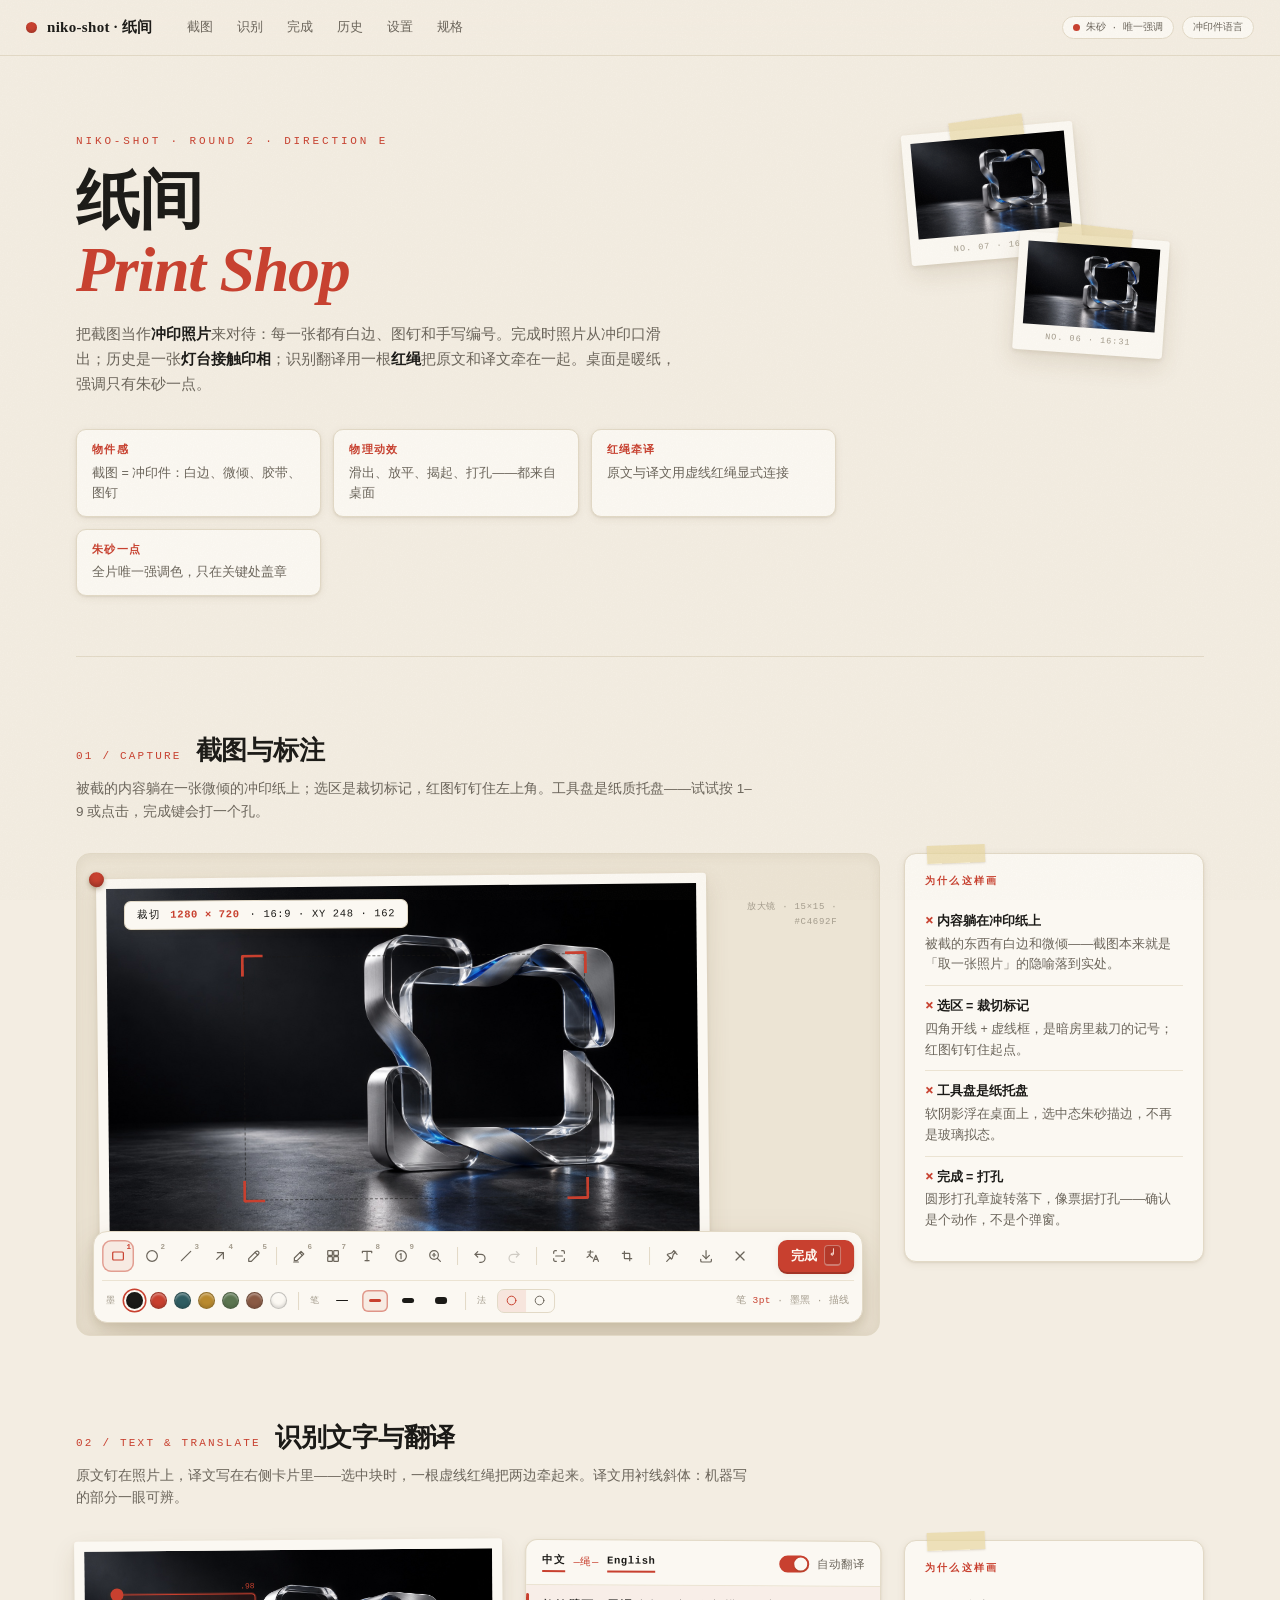
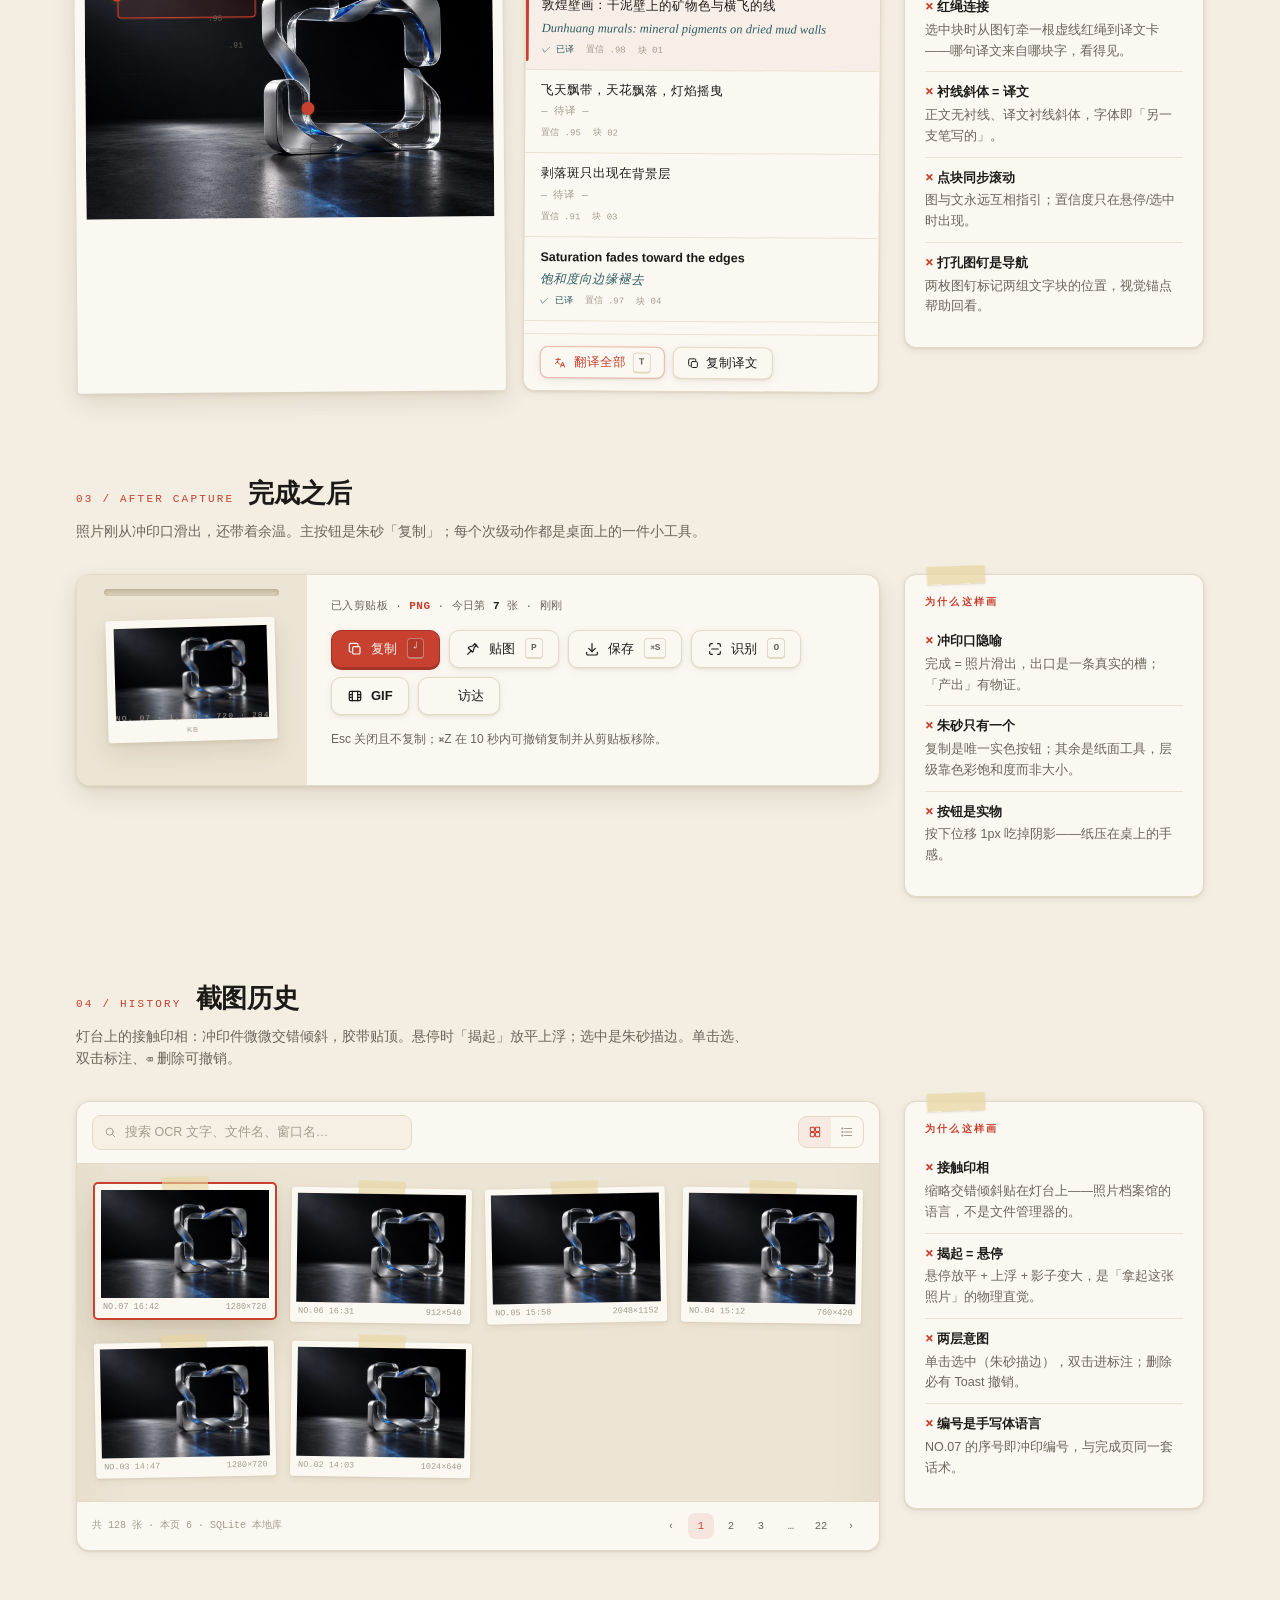
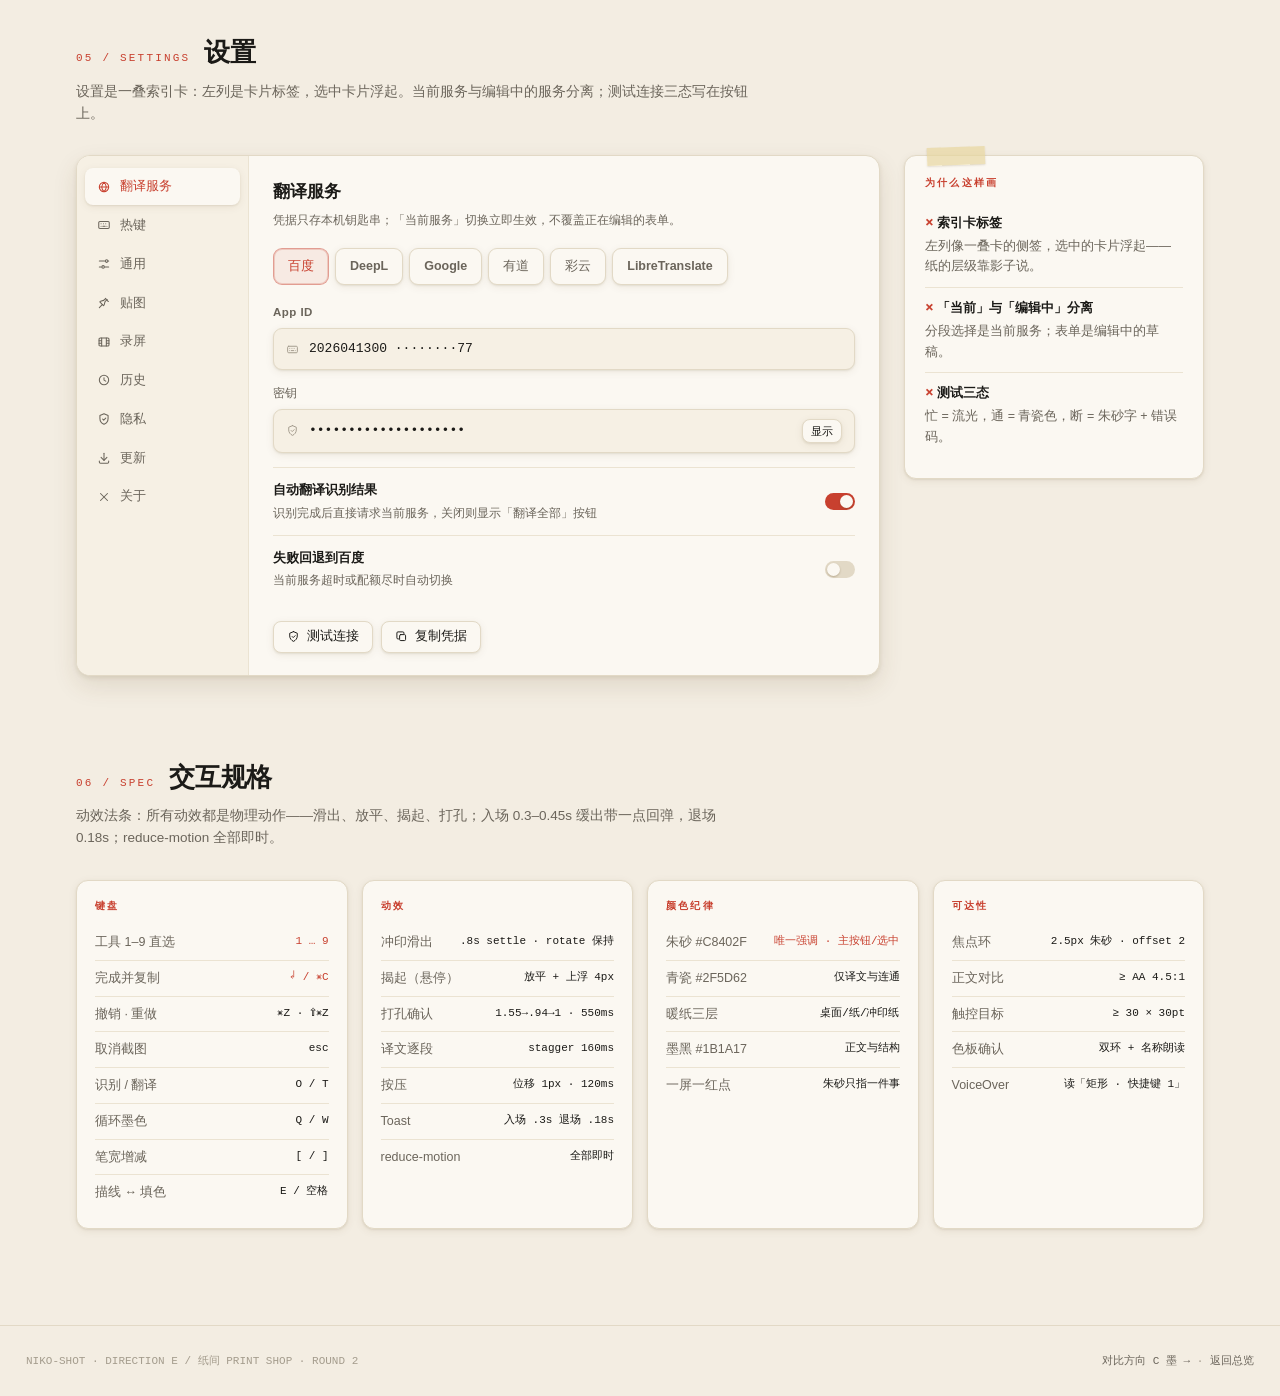
<file: design-demos/direction-e-printshop.html>
<!doctype html>
<html lang="zh-CN">
<head>
<meta charset="utf-8">
<meta name="viewport" content="width=device-width, initial-scale=1">
<title>方向 E · 纸间 Print Shop — niko-shot UI 探索 · 第二轮</title>
<style>
/* ============================================================
   DIRECTION E — 纸间 PRINT SHOP（第二轮）
   暖纸底 · 截图=冲印件 · 胶带与红绳 · 撕边标签 · 灯台接触印相
   依据 huashu-art-motion：色板 paper ／媒介库 MD.print · CL.* 拼贴语言
   密度 4 / 变化 5 / 动效 4
   ============================================================ */
:root {
  --bg: #f3ede2;           /* 纸本 · 底 */
  --desk: #ece4d4;         /* 桌面 · 更深一层的纸 */
  --paper: #fbf8f2;        /* 冲印纸 */
  --paper-2: #f6f0e4;
  --ink: #1b1a17;
  --sub: #6b655b;
  --faint: #a49c8d;
  --line: #e2d9c6;
  --line-soft: #ebe3d2;
  --red: #c8402f;          /* 朱砂 · 唯一强调 */
  --red-deep: #a33426;
  --teal: #2f5d62;         /* 青瓷 · 译文与链接 */
  --tape: rgba(232, 214, 158, .68);
  --shadow-s: 0 1px 2px rgba(92, 66, 24, .1), 0 2px 8px rgba(92, 66, 24, .08);
  --shadow-m: 0 2px 4px rgba(92, 66, 24, .1), 0 10px 24px rgba(92, 66, 24, .12);
  --shadow-l: 0 4px 10px rgba(92, 66, 24, .12), 0 24px 48px rgba(92, 66, 24, .18);
  --sans: -apple-system, "SF Pro Text", "PingFang SC", "Hiragino Sans GB", sans-serif;
  --mono: ui-monospace, "SF Mono", Menlo, Consolas, monospace;
  --serif: "New York", "Iowan Old Style", "Palatino", Georgia, "Songti SC", serif;
  --ease-out: cubic-bezier(.22, .9, .3, 1);
  --settle: cubic-bezier(.3, 1.2, .4, 1);
  --fast: .18s;
  --grain: url("data:image/svg+xml,%3Csvg xmlns='http://www.w3.org/2000/svg' width='200' height='200'%3E%3Cfilter id='n'%3E%3CfeTurbulence type='fractalNoise' baseFrequency='.8' numOctaves='2' stitchTiles='stitch'/%3E%3CfeColorMatrix type='matrix' values='0 0 0 0 0.45 0 0 0 0 0.4 0 0 0 0 0.3 0 0 0 .045 0'/%3E%3C/filter%3E%3Crect width='200' height='200' filter='url(%23n)'/%3E%3C/svg%3E");
}
* { box-sizing: border-box; margin: 0; padding: 0; }
html { scroll-behavior: smooth; }
@media (prefers-reduced-motion: reduce) {
  *, *::before, *::after { animation-duration: .01ms !important; transition-duration: .01ms !important; }
  html { scroll-behavior: auto; }
}
body {
  background: var(--bg); color: var(--ink); font-family: var(--sans);
  font-size: 14px; line-height: 1.66; -webkit-font-smoothing: antialiased;
}
body::before { content: ""; position: fixed; inset: 0; z-index: 100; pointer-events: none; background-image: var(--grain); opacity: .8; }
::selection { background: rgba(200, 64, 47, .16); color: var(--red-deep); }
button { font: inherit; color: inherit; background: none; border: 0; cursor: pointer; }
:focus-visible { outline: 2.5px solid var(--red); outline-offset: 2px; border-radius: 3px; }
.i { width: 16px; height: 16px; display: inline-block; flex: none; vertical-align: -3px; }
.i use { pointer-events: none; }
kbd, .kbd {
  font-family: var(--mono); font-size: 9.5px; color: var(--sub);
  border: 1px solid var(--line); border-bottom-width: 2px; padding: 1px 5px;
  background: var(--paper); white-space: nowrap; border-radius: 4px;
}

/* ---------- 顶栏：纸质标签条 ---------- */
.topbar {
  position: sticky; top: 0; z-index: 50; height: 56px;
  display: flex; align-items: center; gap: 18px; padding: 0 26px;
  background: rgba(243, 237, 226, .92); backdrop-filter: blur(12px); -webkit-backdrop-filter: blur(12px);
  border-bottom: 1px solid var(--line);
}
.topbar .brand { display: flex; align-items: center; gap: 10px; font-family: var(--serif); font-size: 15px; font-weight: 600; letter-spacing: .02em; }
.topbar .brand .dotmark { width: 11px; height: 11px; border-radius: 50%; background: var(--red); box-shadow: inset 0 -2px 3px rgba(0,0,0,.18); }
.topnav { display: flex; gap: 2px; margin-left: 6px; }
.topnav a {
  font-size: 12.5px; color: var(--sub); text-decoration: none; padding: 6px 11px; border-radius: 7px;
  transition: color var(--fast), background var(--fast);
}
.topnav a:hover { color: var(--ink); background: rgba(255, 255, 255, .7); }
.topnav a.cur { color: var(--red); background: rgba(200, 64, 47, .07); }
.chips { margin-left: auto; display: flex; gap: 8px; }
.chip {
  font-family: var(--mono); font-size: 9.5px; color: var(--sub);
  border: 1px solid var(--line); border-radius: 99px; padding: 3px 10px;
  display: inline-flex; align-items: center; gap: 6px; background: var(--paper);
}
.chip .dot { width: 7px; height: 7px; border-radius: 50%; }

.wrap { max-width: 1180px; margin: 0 auto; padding: 0 26px; }

/* ---------- Hero：桌面上的两张冲印件 ---------- */
.hero { padding: 76px 0 60px; border-bottom: 1px solid var(--line); position: relative; }
.hero .no { font-family: var(--mono); font-size: 11px; letter-spacing: .26em; color: var(--red); }
.hero h1 { font-family: var(--serif); font-size: clamp(44px, 5.6vw, 64px); font-weight: 600; letter-spacing: -.02em; line-height: 1.08; margin: 16px 0 18px; }
.hero h1 em { font-style: italic; color: var(--red); }
.hero p.lead { max-width: 600px; color: var(--sub); font-size: 15px; }
.hero p.lead b { color: var(--ink); font-weight: 650; }
.principles { display: grid; grid-template-columns: repeat(auto-fit, minmax(230px, 1fr)); gap: 12px; margin-top: 32px; max-width: 760px; }
.principles span { background: var(--paper); border: 1px solid var(--line); border-radius: 10px; padding: 12px 15px; font-size: 12.5px; color: var(--sub); box-shadow: var(--shadow-s); }
.principles b { color: var(--red); display: block; font-size: 10.5px; letter-spacing: .12em; font-family: var(--mono); font-weight: 600; margin-bottom: 3px; }
.hero-prints { position: absolute; right: 30px; top: 64px; width: 300px; height: 300px; pointer-events: none; }
@media (max-width: 960px) { .hero-prints { display: none; } }
.print-card {
  position: absolute; background: var(--paper); padding: 9px 9px 26px; border-radius: 3px;
  box-shadow: var(--shadow-m); transform: rotate(var(--rot, 0deg));
}
.print-card img { display: block; width: 100%; filter: saturate(.9); }
.print-card .cap { position: absolute; left: 0; right: 0; bottom: 6px; text-align: center; font-family: var(--mono); font-size: 8.5px; color: var(--faint); letter-spacing: .12em; }
.print-card .tape {
  position: absolute; width: 74px; height: 22px; background: var(--tape);
  box-shadow: 0 1px 3px rgba(92,66,24,.18); opacity: .92;
}
.print-card .tape.t1 { top: -10px; left: 50%; transform: translateX(-50%) rotate(-3deg); }
.hp1 { width: 172px; right: 96px; top: 8px; --rot: -5deg; animation: settleIn .7s var(--settle) .15s both; }
.hp2 { width: 150px; right: 8px; top: 116px; --rot: 4deg; animation: settleIn .7s var(--settle) .38s both; }
@keyframes settleIn { from { opacity: 0; transform: rotate(var(--rot)) translateY(26px) scale(1.06); } to { opacity: 1; transform: rotate(var(--rot)); } }
.hero-string { position: absolute; inset: 0; }
.hero-string path { fill: none; stroke: var(--red); stroke-width: 1.5; stroke-dasharray: 5 5; opacity: .55; animation: stringDash 22s linear infinite; }
@keyframes stringDash { to { stroke-dashoffset: -600; } }

/* ---------- 场景 ---------- */
.sec { padding: 72px 0 8px; }
.sec-head { display: flex; align-items: baseline; gap: 14px; margin-bottom: 6px; }
.sec-head .no { font-family: var(--mono); font-size: 11px; color: var(--red); letter-spacing: .2em; }
.sec-head h2 { font-family: var(--serif); font-size: 26px; font-weight: 600; letter-spacing: -.01em; }
.sec-sub { color: var(--sub); font-size: 13.5px; margin-bottom: 30px; max-width: 680px; }
.scene { display: grid; grid-template-columns: minmax(0, 1fr) 300px; gap: 24px; align-items: start; }
@media (max-width: 980px) { .scene { grid-template-columns: 1fr; } }

.notes { background: var(--paper); border: 1px solid var(--line); border-radius: 12px; padding: 20px; box-shadow: var(--shadow-s); position: relative; }
.notes::before {
  content: ""; position: absolute; top: -9px; left: 22px; width: 58px; height: 18px;
  background: var(--tape); transform: rotate(-2deg); box-shadow: 0 1px 2px rgba(92,66,24,.15);
}
.notes h3 { font-family: var(--mono); font-size: 10px; letter-spacing: .22em; color: var(--red); font-weight: 600; margin-bottom: 10px; }
.notes li { list-style: none; padding: 10px 0; border-top: 1px solid var(--line-soft); font-size: 12.5px; color: var(--sub); }
.notes li:first-of-type { border-top: 0; }
.notes li b { color: var(--ink); font-weight: 650; display: block; margin-bottom: 2px; }
.notes li b::before { content: "✕ "; color: var(--red); font-size: 9px; vertical-align: 1px; }

/* 入场：放平 */
.rv { opacity: 0; transform: translateY(20px) rotate(.4deg); transition: opacity .45s var(--ease-out), transform .45s var(--settle); }
.rv.in { opacity: 1; transform: none; }

/* ---------- 01 冲印台 ---------- */
.stage {
  position: relative; border-radius: 14px; background: var(--desk);
  border: 1px solid var(--line); aspect-ratio: 16/9.6; overflow: hidden;
  box-shadow: inset 0 2px 12px rgba(92, 66, 24, .07);
}
.stage .photo {
  position: absolute; left: 2.6%; top: 4.6%; width: 76%; height: 82%;
  background: var(--paper); padding: 10px; border-radius: 3px; box-shadow: var(--shadow-m);
  transform: rotate(-.6deg); transition: transform .4s var(--settle);
}
.stage:hover .photo { transform: rotate(0deg); }
.stage .photo img { width: 100%; height: 100%; object-fit: cover; display: block; filter: saturate(.88); }
.stage .photo .sel { position: absolute; left: 24%; top: 20%; right: 20%; bottom: 18%; border: 1.5px dashed rgba(27, 26, 23, .55); }
.stage .photo .sel i { position: absolute; width: 22px; height: 22px; border: 3px solid var(--red); }
.stage .photo .sel i:nth-child(1) { left: -3px; top: -3px; border-right: 0; border-bottom: 0; border-radius: 3px 0 0 0; }
.stage .photo .sel i:nth-child(2) { right: -3px; top: -3px; border-left: 0; border-bottom: 0; border-radius: 0 3px 0 0; }
.stage .photo .sel i:nth-child(3) { left: -3px; bottom: -3px; border-right: 0; border-top: 0; border-radius: 0 0 0 3px; }
.stage .photo .sel i:nth-child(4) { right: -3px; bottom: -3px; border-left: 0; border-top: 0; border-radius: 0 0 3px 0; }
.stage .photo .pin { position: absolute; left: -7px; top: -7px; width: 15px; height: 15px; border-radius: 50%; background: var(--red); box-shadow: 0 2px 5px rgba(92,66,24,.4), inset 0 -3px 4px rgba(0,0,0,.22); }
.readout {
  position: absolute; left: 5.8%; top: 9.5%;
  display: inline-flex; align-items: center; gap: 10px;
  font-family: var(--mono); font-size: 10.5px; color: var(--ink); letter-spacing: .06em;
  background: var(--paper); border: 1px solid var(--line); border-radius: 7px; padding: 5px 12px;
  box-shadow: var(--shadow-s); transform: rotate(-.4deg);
}
.readout b { color: var(--red); font-weight: 600; }
.loupe-note {
  position: absolute; right: 5.2%; top: 9.5%; width: 118px; text-align: right;
  font-family: var(--mono); font-size: 9px; color: var(--faint); letter-spacing: .08em;
}

/* 工具盘 */
.hud {
  position: absolute; left: 50%; bottom: 12px; transform: translateX(-50%);
  width: min(96%, 800px);
  background: var(--paper); border: 1px solid var(--line); border-radius: 14px;
  box-shadow: var(--shadow-l); padding: 8px 8px 9px;
}
.hud-row { display: flex; align-items: center; gap: 2px; flex-wrap: wrap; row-gap: 3px; }
.hud-sep { width: 1px; height: 18px; background: var(--line); margin: 0 4px; flex: none; }
.tl {
  position: relative; width: 32px; height: 32px; border-radius: 9px; color: var(--sub);
  display: grid; place-items: center; flex: none;
  transition: color var(--fast), background var(--fast), box-shadow var(--fast), transform .14s var(--settle);
}
.tl:hover { color: var(--ink); background: var(--paper-2); box-shadow: inset 0 0 0 1px var(--line); }
.tl:active { transform: scale(.88); }
.tl.on { color: var(--red); background: rgba(200, 64, 47, .08); box-shadow: inset 0 0 0 1.5px rgba(200, 64, 47, .45); }
.tl .num {
  position: absolute; top: 1px; right: 3px; font-family: var(--mono); font-size: 7.5px;
  color: var(--faint); font-weight: 600;
}
.tl.on .num { color: var(--red); }
.tl:disabled { opacity: .3; cursor: default; }
.hud-spacer { flex: 1; }
.done-btn {
  display: inline-flex; align-items: center; gap: 7px; height: 32px; padding: 0 13px;
  border-radius: 9px; background: var(--red); color: #fdf7f0;
  font-size: 13px; font-weight: 650; flex: none;
  box-shadow: 0 2px 0 var(--red-deep), var(--shadow-s);
  transition: transform .12s var(--settle), box-shadow .12s, filter var(--fast);
}
.done-btn:hover { filter: brightness(1.05); }
.done-btn:active { transform: translateY(2px); box-shadow: 0 0 0 var(--red-deep), var(--shadow-s); }
.done-btn .kbd { color: #f6d9cf; border-color: rgba(253, 247, 240, .35); background: rgba(0,0,0,.1); }

.hud-style { display: flex; align-items: center; gap: 7px; padding: 8px 4px 0; border-top: 1px solid var(--line-soft); margin-top: 8px; }
.style-label { font-family: var(--mono); font-size: 8.5px; letter-spacing: .18em; color: var(--faint); margin-right: 2px; }
.sw-dot {
  width: 17px; height: 17px; border-radius: 50%; border: 1px solid rgba(27,26,23,.25);
  box-shadow: inset 0 -2px 3px rgba(0,0,0,.12), inset 0 2px 2px rgba(255,255,255,.35);
  position: relative; transition: transform .14s var(--settle); flex: none;
}
.sw-dot:hover { transform: scale(1.18); }
.sw-dot.on { box-shadow: 0 0 0 2px var(--paper), 0 0 0 3.5px var(--red), inset 0 -2px 3px rgba(0,0,0,.12); }
.stk { width: 26px; height: 22px; display: grid; place-items: center; border-radius: 6px; transition: background var(--fast), box-shadow var(--fast); }
.stk:hover { background: var(--paper-2); }
.stk.on { box-shadow: inset 0 0 0 1.5px rgba(200, 64, 47, .5); background: rgba(200, 64, 47, .07); }
.stk i { display: block; border-radius: 3px; background: var(--ink); }
.stk.on i { background: var(--red); }
.fill-tg { display: inline-flex; border: 1px solid var(--line); border-radius: 7px; overflow: hidden; background: var(--paper); }
.fill-tg button { width: 28px; height: 22px; display: grid; place-items: center; color: var(--sub); transition: background var(--fast), color var(--fast); }
.fill-tg button.on { background: rgba(200, 64, 47, .1); color: var(--red); }
.pen-preview { margin-left: auto; font-family: var(--mono); font-size: 9.5px; color: var(--faint); letter-spacing: .05em; }
.pen-preview b { color: var(--red); font-weight: 500; }

/* 打孔确认 */
.punch-layer { position: absolute; inset: 0; pointer-events: none; display: grid; place-items: center; }
.punch {
  display: grid; place-items: center; width: 120px; height: 120px; border-radius: 50%;
  border: 4px solid var(--red); color: var(--red); background: rgba(251, 248, 242, .92);
  box-shadow: var(--shadow-m); text-align: center;
  transform: scale(1.55) rotate(8deg); opacity: 0;
}
.punch b { font-family: var(--serif); font-size: 24px; font-weight: 600; letter-spacing: .14em; display: block; }
.punch span { font-family: var(--mono); font-size: 9px; letter-spacing: .16em; }
.punch.go { animation: punch .55s var(--settle) forwards; }
@keyframes punch {
  0% { transform: scale(1.55) rotate(8deg); opacity: 0; }
  45% { transform: scale(.94) rotate(-3deg); opacity: 1; }
  70% { transform: scale(1.03) rotate(-3deg); }
  100% { transform: scale(1) rotate(-3deg); opacity: 1; }
}
.punch.fade { animation: punchFade .45s var(--ease-out) forwards; }
@keyframes punchFade { to { opacity: 0; transform: scale(1) rotate(-3deg) translateY(-10px); } }

/* Toast：撕边标签 */
.toast {
  position: fixed; left: 50%; bottom: 34px; transform: translate(-50%, 16px) rotate(-.5deg); z-index: 90;
  display: flex; align-items: center; gap: 12px; padding: 11px 17px;
  background: #232019; color: #f3ede2; font-size: 13px;
  clip-path: polygon(0 4%, 3% 0, 97% 1%, 100% 5%, 99% 96%, 96% 100%, 4% 99%, 0 95%);
  box-shadow: var(--shadow-m);
  opacity: 0; pointer-events: none; transition: opacity .3s var(--ease-out), transform .3s var(--settle);
}
.toast.show { opacity: 1; transform: translate(-50%, 0) rotate(-.5deg); pointer-events: auto; }
.toast .t-mark { width: 13px; height: 13px; border-radius: 50%; background: var(--red); flex: none; box-shadow: inset 0 -2px 3px rgba(0,0,0,.3); }
.toast .t-undo { font-family: var(--mono); font-size: 10.5px; color: #f0c96f; letter-spacing: .06em; }
.toast .t-undo:hover { text-decoration: underline; }

/* ---------- 02 OCR：红绳牵译 ---------- */
.ocr { position: relative; display: grid; grid-template-columns: minmax(0, 1.2fr) minmax(0, 1fr); gap: 20px; }
@media (max-width: 900px) { .ocr { grid-template-columns: 1fr; } }
.ocr-img { position: relative; background: var(--paper); padding: 10px; border-radius: 3px; box-shadow: var(--shadow-m); transform: rotate(-.5deg); }
.ocr-img .inner { position: relative; aspect-ratio: 16/10.5; overflow: hidden; }
.ocr-img img { position: absolute; inset: 0; width: 100%; height: 100%; object-fit: cover; filter: saturate(.85); }
.ocr-img .pin { position: absolute; width: 13px; height: 13px; border-radius: 50%; background: var(--red); box-shadow: 0 2px 4px rgba(92,66,24,.4); z-index: 3; }
.ocr-block { position: absolute; border: 1.5px solid rgba(27,26,23,.4); border-radius: 4px; cursor: pointer; transition: border-color var(--fast), background var(--fast), box-shadow var(--fast); z-index: 2; }
.ocr-block:hover { border-color: var(--ink); }
.ocr-block.on { border-color: var(--red); background: rgba(200, 64, 47, .1); box-shadow: 0 0 0 1px rgba(200, 64, 47, .35); }
.ocr-block .cf { position: absolute; top: -15px; right: 0; font-family: var(--mono); font-size: 8px; color: var(--sub); }
.ocr-block.on .cf { color: var(--red); }
.ocr-side { display: flex; flex-direction: column; background: var(--paper); border: 1px solid var(--line); border-radius: 12px; box-shadow: var(--shadow-s); overflow: hidden; transform: rotate(.35deg); }
.ocr-bar { display: flex; align-items: center; gap: 10px; padding: 12px 16px; border-bottom: 1px solid var(--line-soft); }
.lang-pair { display: inline-flex; align-items: center; gap: 8px; font-family: var(--mono); font-size: 10.5px; color: var(--sub); letter-spacing: .06em; }
.lang-pair b { color: var(--ink); font-weight: 600; border-bottom: 2px solid var(--red); padding-bottom: 1px; }
.lang-pair .arr { color: var(--red); }
.mini-tg { margin-left: auto; display: inline-flex; align-items: center; gap: 7px; font-size: 11.5px; color: var(--sub); cursor: pointer; user-select: none; }
.mini-tg .pill { width: 30px; height: 17px; border-radius: 99px; background: var(--line); position: relative; transition: background var(--fast); flex: none; }
.mini-tg .pill::after { content: ""; position: absolute; top: 2px; left: 2px; width: 13px; height: 13px; border-radius: 50%; background: var(--paper); box-shadow: 0 1px 2px rgba(92,66,24,.3); transition: transform var(--fast) var(--settle), background var(--fast); }
.mini-tg.on .pill { background: var(--red); }
.mini-tg.on .pill::after { transform: translateX(13px); }
.ocr-list { flex: 1; overflow-y: auto; max-height: 348px; }
.ocr-item { padding: 11px 16px; border-bottom: 1px solid var(--line-soft); cursor: pointer; position: relative; transition: background var(--fast); }
.ocr-item:hover { background: rgba(255, 255, 255, .65); }
.ocr-item.on { background: rgba(200, 64, 47, .05); }
.ocr-item.on::before { content: ""; position: absolute; left: 0; top: 8px; bottom: 8px; width: 3px; border-radius: 3px; background: var(--red); }
.ocr-item .src { font-size: 12.5px; font-weight: 550; line-height: 1.55; }
.ocr-item .dst { font-size: 12.5px; color: var(--teal); font-family: var(--serif); line-height: 1.55; margin-top: 3px; min-height: 18px; font-style: italic; }
.ocr-item .dst.pending { color: var(--faint); font-family: var(--mono); font-size: 10.5px; font-style: normal; }
.ocr-item .meta { display: flex; gap: 12px; margin-top: 5px; font-family: var(--mono); font-size: 9px; color: var(--faint); }
.ocr-item .meta i { font-style: normal; }
.ocr-item .meta .ok { color: var(--teal); }
.ocr-foot { display: flex; gap: 8px; padding: 12px 16px; border-top: 1px solid var(--line-soft); }
.ghost-btn {
  display: inline-flex; align-items: center; gap: 7px; height: 32px; padding: 0 13px;
  border: 1px solid var(--line); border-radius: 8px; color: var(--ink); font-size: 12.5px; font-weight: 550;
  background: var(--paper); box-shadow: var(--shadow-s);
  transition: box-shadow var(--fast), transform .12s var(--settle), background var(--fast);
}
.ghost-btn:hover { background: #fff; box-shadow: var(--shadow-m); }
.ghost-btn:active { transform: translateY(1px); box-shadow: var(--shadow-s); }
.ghost-btn.red { color: var(--red); border-color: rgba(200, 64, 47, .35); }
.ghost-btn.red:hover { background: rgba(200, 64, 47, .06); }

/* ---------- 03 完成之后：冲印出口 ---------- */
.done-wrap { position: relative; }
.done-card { display: grid; grid-template-columns: 230px 1fr; background: var(--paper); border: 1px solid var(--line); border-radius: 14px; box-shadow: var(--shadow-m); overflow: hidden; }
@media (max-width: 820px) { .done-card { grid-template-columns: 1fr; } }
.done-thumb { position: relative; background: var(--desk); min-height: 210px; border-right: 1px solid var(--line-soft); display: grid; place-items: center; }
.done-thumb .printout {
  width: 74%; background: var(--paper); padding: 8px 8px 22px; border-radius: 3px;
  box-shadow: var(--shadow-m); transform: rotate(-1.6deg); position: relative;
  animation: slideOut .8s var(--settle) .2s both;
}
@keyframes slideOut { from { transform: rotate(-1.6deg) translateY(36px); opacity: 0; } to { transform: rotate(-1.6deg); opacity: 1; } }
.done-thumb .printout img { width: 100%; aspect-ratio: 16/9.6; object-fit: cover; display: block; filter: saturate(.88); }
.done-thumb .printout .cap { position: absolute; left: 0; right: 0; bottom: 5px; text-align: center; font-family: var(--mono); font-size: 8px; color: var(--faint); letter-spacing: .14em; }
.done-thumb .slot { position: absolute; left: 12%; right: 12%; top: 14px; height: 7px; border-radius: 4px; background: #d9cfba; box-shadow: inset 0 2px 4px rgba(92,66,24,.25); }
.done-body { padding: 22px 24px; display: flex; flex-direction: column; gap: 15px; }
.done-body .sum { font-family: var(--mono); font-size: 11px; color: var(--sub); letter-spacing: .04em; }
.done-body .sum b { color: var(--ink); font-weight: 600; }
.done-body .sum .hl { color: var(--red); }
.action-grid { display: flex; flex-wrap: wrap; gap: 9px; }
.act {
  display: inline-flex; align-items: center; gap: 8px; height: 38px; padding: 0 15px;
  border-radius: 10px; border: 1px solid var(--line); color: var(--ink); font-size: 13px; font-weight: 550;
  background: var(--paper); box-shadow: var(--shadow-s);
  transition: transform .12s var(--settle), box-shadow var(--fast), background var(--fast);
}
.act:hover { background: #fff; box-shadow: var(--shadow-m); }
.act:active { transform: translateY(1px); box-shadow: var(--shadow-s); }
.act .kbd { margin-left: 2px; }
.act.primary { background: var(--red); border-color: var(--red-deep); color: #fdf7f0; box-shadow: 0 2px 0 var(--red-deep), var(--shadow-s); }
.act.primary:hover { background: var(--red); filter: brightness(1.06); }
.act.primary:active { transform: translateY(2px); box-shadow: 0 0 0 var(--red-deep); }
.act.primary .kbd { color: #f6d9cf; border-color: rgba(253,247,240,.35); background: rgba(0,0,0,.1); }
.done-note { font-size: 12px; color: var(--sub); }

/* ---------- 04 历史：灯台接触印相 ---------- */
.hist { background: var(--desk); border: 1px solid var(--line); border-radius: 14px; box-shadow: var(--shadow-s), inset 0 0 60px rgba(92, 66, 24, .06); overflow: hidden; }
.hist-bar { display: flex; align-items: center; gap: 10px; padding: 13px 15px; border-bottom: 1px solid var(--line); background: var(--paper); }
.search {
  flex: 1; max-width: 320px; display: inline-flex; align-items: center; gap: 8px;
  border: 1px solid var(--line); border-radius: 9px; padding: 6px 11px; color: var(--faint);
  background: var(--paper-2); transition: box-shadow var(--fast); font-size: 12.5px;
}
.search:focus-within { box-shadow: 0 0 0 2.5px rgba(200, 64, 47, .18); }
.search input { flex: 1; background: none; border: 0; outline: 0; color: var(--ink); font: inherit; }
.search input::placeholder { color: var(--faint); }
.view-tg { margin-left: auto; display: inline-flex; border: 1px solid var(--line); border-radius: 9px; overflow: hidden; background: var(--paper); }
.view-tg button { width: 32px; height: 30px; display: grid; place-items: center; color: var(--faint); transition: color var(--fast), background var(--fast); }
.view-tg button.on { color: var(--red); background: rgba(200, 64, 47, .08); }
.hist-grid { display: grid; grid-template-columns: repeat(auto-fill, minmax(172px, 1fr)); gap: 20px 16px; padding: 24px 18px; }
.hist-item {
  position: relative; cursor: pointer; border: 0; background: var(--paper);
  padding: 6px 6px 20px; border-radius: 3px; box-shadow: var(--shadow-s);
  transform: rotate(var(--rot, 0deg));
  transition: transform .22s var(--settle), box-shadow .22s var(--ease-out);
}
.hist-item:nth-child(odd) { --rot: -1.1deg; }
.hist-item:nth-child(even) { --rot: .9deg; }
.hist-item img { width: 100%; aspect-ratio: 16/10.4; object-fit: cover; display: block; filter: saturate(.85); transition: filter var(--fast); }
.hist-item:hover { transform: rotate(0deg) translateY(-4px); box-shadow: var(--shadow-l); }
.hist-item:hover img { filter: saturate(1.02); }
.hist-item.on { box-shadow: 0 0 0 2px var(--red), var(--shadow-l); transform: rotate(0deg) translateY(-4px); }
.hist-item .meta { position: absolute; left: 0; right: 0; bottom: 4px; display: flex; justify-content: space-between; padding: 0 8px; font-family: var(--mono); font-size: 8.5px; color: var(--faint); }
.hist-item .tape { position: absolute; top: -7px; left: 50%; width: 46px; height: 15px; transform: translateX(-50%) rotate(var(--tape-rot, -2deg)); background: var(--tape); box-shadow: 0 1px 2px rgba(92,66,24,.14); opacity: .9; transition: transform .2s var(--settle), opacity var(--fast); }
.hist-item:hover .tape { transform: translateX(-50%) rotate(0deg) translateY(-1px); }
.hist-item .del { position: absolute; top: 8px; right: 8px; width: 22px; height: 22px; border-radius: 7px; background: rgba(251,248,242,.95); border: 1px solid var(--line); color: var(--sub); display: grid; place-items: center; opacity: 0; transition: opacity var(--fast), color var(--fast), border-color var(--fast); z-index: 2; }
.hist-item:hover .del { opacity: 1; }
.hist-item .del:hover { color: var(--red); border-color: rgba(200,64,47,.4); }
.hist-foot { display: flex; align-items: center; justify-content: space-between; padding: 11px 15px; border-top: 1px solid var(--line); background: var(--paper); font-family: var(--mono); font-size: 10px; color: var(--faint); }
.pager { display: flex; gap: 4px; }
.pager button { min-width: 26px; height: 26px; border-radius: 7px; font-family: var(--mono); font-size: 10.5px; color: var(--sub); }
.pager button.on { background: rgba(200, 64, 47, .1); color: var(--red); }
.pager button:hover:not(.on) { background: var(--paper-2); color: var(--ink); }

/* ---------- 05 设置：抽屉索引卡 ---------- */
.set { display: grid; grid-template-columns: 172px 1fr; background: var(--paper); border: 1px solid var(--line); border-radius: 14px; box-shadow: var(--shadow-m); overflow: hidden; min-height: 430px; }
@media (max-width: 820px) { .set { grid-template-columns: 1fr; } }
.set-nav { border-right: 1px solid var(--line-soft); padding: 12px 8px; display: flex; flex-direction: column; gap: 2px; background: var(--paper-2); }
@media (max-width: 820px) { .set-nav { flex-direction: row; overflow-x: auto; border-right: 0; border-bottom: 1px solid var(--line-soft); } }
.set-nav button { display: flex; align-items: center; gap: 9px; padding: 8px 12px; border-radius: 8px; color: var(--sub); font-size: 12.5px; text-align: left; white-space: nowrap; transition: color var(--fast), background var(--fast); }
.set-nav button .i { width: 14px; height: 14px; }
.set-nav button:hover { color: var(--ink); background: rgba(255,255,255,.8); }
.set-nav button.on { color: var(--red); background: var(--paper); box-shadow: var(--shadow-s); }
.set-body { padding: 22px 24px; }
.set-body h4 { font-family: var(--serif); font-size: 17px; font-weight: 600; margin-bottom: 4px; }
.set-body .hint { font-size: 12px; color: var(--sub); margin-bottom: 18px; }
.seg { display: inline-flex; gap: 6px; margin-bottom: 18px; flex-wrap: wrap; }
.seg button { padding: 7px 14px; font-size: 12.5px; color: var(--sub); border: 1px solid var(--line); border-radius: 9px; background: var(--paper); box-shadow: var(--shadow-s); transition: all var(--fast); font-weight: 550; }
.seg button:hover { background: #fff; }
.seg button.on { color: var(--red); border-color: rgba(200, 64, 47, .45); background: rgba(200, 64, 47, .07); box-shadow: inset 0 0 0 1px rgba(200, 64, 47, .2); }
.field { margin-bottom: 14px; }
.field label { display: block; font-size: 11.5px; color: var(--sub); margin-bottom: 6px; letter-spacing: .04em; font-weight: 550; }
.field .inp { display: flex; align-items: center; gap: 10px; border: 1px solid var(--line); border-radius: 9px; padding: 9px 12px; background: var(--paper-2); transition: box-shadow var(--fast), background var(--fast); box-shadow: var(--shadow-s); }
.field .inp:focus-within { background: #fff; box-shadow: 0 0 0 2.5px rgba(200, 64, 47, .16); }
.field .inp input { flex: 1; background: none; border: 0; outline: 0; color: var(--ink); font: inherit; font-size: 13px; font-family: var(--mono); }
.field .inp input::placeholder { color: var(--faint); }
.field .inp .i { width: 13px; height: 13px; color: var(--faint); }
.row-tg { display: flex; align-items: center; gap: 12px; padding: 11px 0; border-top: 1px solid var(--line-soft); }
.row-tg:first-of-type { border-top: 0; }
.row-tg .lbl { flex: 1; }
.row-tg .lbl b { display: block; font-size: 13px; font-weight: 650; }
.row-tg .lbl span { font-size: 11.5px; color: var(--sub); }
.test-btn.busy { pointer-events: none; color: var(--faint); }
.test-btn.busy::after { content: ""; position: absolute; inset: 0; border-radius: 8px; background: linear-gradient(90deg, transparent, rgba(200,64,47,.12), transparent); animation: sheen 1s linear infinite; }
.test-btn { position: relative; overflow: hidden; }
@keyframes sheen { from { transform: translateX(-100%); } to { transform: translateX(100%); } }
.test-btn.ok { color: var(--teal); border-color: rgba(47, 93, 98, .4); background: rgba(47, 93, 98, .06); }

/* ---------- 06 规格 ---------- */
.spec-grid { display: grid; grid-template-columns: repeat(auto-fit, minmax(240px, 1fr)); gap: 14px; }
.spec { background: var(--paper); border: 1px solid var(--line); border-radius: 12px; padding: 18px; box-shadow: var(--shadow-s); }
.spec h3 { font-family: var(--mono); font-size: 10px; letter-spacing: .22em; color: var(--red); font-weight: 600; margin-bottom: 10px; }
.spec ul { list-style: none; }
.spec li { display: flex; justify-content: space-between; gap: 14px; padding: 7px 0; border-top: 1px solid var(--line-soft); font-size: 12.5px; color: var(--sub); }
.spec li:first-child { border-top: 0; }
.spec li b { font-family: var(--mono); font-size: 11px; color: var(--ink); font-weight: 500; white-space: nowrap; }
.spec li b.r { color: var(--red); }

footer { border-top: 1px solid var(--line); margin-top: 88px; padding: 26px; display: flex; justify-content: space-between; flex-wrap: wrap; gap: 10px; color: var(--faint); font-family: var(--mono); font-size: 11px; }
footer a { color: var(--sub); text-decoration: none; }
footer a:hover { color: var(--red); }
</style>
</head>
<body>

<svg width="0" height="0" style="position:absolute" aria-hidden="true">
  <symbol id="i-rect" viewBox="0 0 24 24" fill="none" stroke="currentColor" stroke-width="1.8" stroke-linecap="round" stroke-linejoin="round"><rect x="4" y="6" width="16" height="12" rx="1.5"/></symbol>
  <symbol id="i-circle" viewBox="0 0 24 24" fill="none" stroke="currentColor" stroke-width="1.8" stroke-linecap="round" stroke-linejoin="round"><circle cx="12" cy="12" r="8"/></symbol>
  <symbol id="i-line" viewBox="0 0 24 24" fill="none" stroke="currentColor" stroke-width="1.8" stroke-linecap="round" stroke-linejoin="round"><path d="M5 19L19 5"/></symbol>
  <symbol id="i-arrow" viewBox="0 0 24 24" fill="none" stroke="currentColor" stroke-width="1.8" stroke-linecap="round" stroke-linejoin="round"><path d="M17 7l-10 10"/><path d="M8 7h9v9"/></symbol>
  <symbol id="i-pen" viewBox="0 0 24 24" fill="none" stroke="currentColor" stroke-width="1.8" stroke-linecap="round" stroke-linejoin="round"><path d="M4 20h4L18.5 9.5a2.83 2.83 0 1 0-4-4L4 16v4z"/><path d="M13.5 6.5l4 4"/></symbol>
  <symbol id="i-marker" viewBox="0 0 24 24" fill="none" stroke="currentColor" stroke-width="1.8" stroke-linecap="round" stroke-linejoin="round"><path d="M5 15L15 5l4 4-10 10H5v-4z"/><path d="M13 7l4 4"/><path d="M4 21h7"/></symbol>
  <symbol id="i-mosaic" viewBox="0 0 24 24" fill="none" stroke="currentColor" stroke-width="1.8" stroke-linecap="round" stroke-linejoin="round"><rect x="4" y="4" width="7" height="7" rx="1"/><rect x="13" y="4" width="7" height="7" rx="1"/><rect x="4" y="13" width="7" height="7" rx="1"/><rect x="13" y="13" width="7" height="7" rx="1"/></symbol>
  <symbol id="i-text" viewBox="0 0 24 24" fill="none" stroke="currentColor" stroke-width="1.8" stroke-linecap="round" stroke-linejoin="round"><path d="M5 7V5h14v2"/><path d="M12 5v14"/><path d="M9 19h6"/></symbol>
  <symbol id="i-number" viewBox="0 0 24 24" fill="none" stroke="currentColor" stroke-width="1.8" stroke-linecap="round" stroke-linejoin="round"><circle cx="12" cy="12" r="8"/><path d="M10.5 9.5L12 8.5V16"/></symbol>
  <symbol id="i-zoom" viewBox="0 0 24 24" fill="none" stroke="currentColor" stroke-width="1.8" stroke-linecap="round" stroke-linejoin="round"><circle cx="10.5" cy="10.5" r="6.5"/><path d="M15.5 15.5L20 20"/><path d="M8 10.5h5"/><path d="M10.5 8v5"/></symbol>
  <symbol id="i-undo" viewBox="0 0 24 24" fill="none" stroke="currentColor" stroke-width="1.8" stroke-linecap="round" stroke-linejoin="round"><path d="M8.5 13.5L4.5 9.5l4-4"/><path d="M4.5 9.5h9a6 6 0 0 1 0 12h-2"/></symbol>
  <symbol id="i-redo" viewBox="0 0 24 24" fill="none" stroke="currentColor" stroke-width="1.8" stroke-linecap="round" stroke-linejoin="round"><path d="M15.5 13.5l4-4-4-4"/><path d="M19.5 9.5h-9a6 6 0 0 0 0 12h2"/></symbol>
  <symbol id="i-scan" viewBox="0 0 24 24" fill="none" stroke="currentColor" stroke-width="1.8" stroke-linecap="round" stroke-linejoin="round"><path d="M4 8V6a2 2 0 0 1 2-2h2"/><path d="M16 4h2a2 2 0 0 1 2 2v2"/><path d="M20 16v2a2 2 0 0 1-2 2h-2"/><path d="M8 20H6a2 2 0 0 1-2-2v-2"/><path d="M7 12h10"/></symbol>
  <symbol id="i-lang" viewBox="0 0 24 24" fill="none" stroke="currentColor" stroke-width="1.8" stroke-linecap="round" stroke-linejoin="round"><path d="M4 6h8"/><path d="M8 4v2c0 4-2.4 6.8-5 8"/><path d="M6 9.5c1 2.4 3 4.4 5.5 5.5"/><path d="M12.5 20l3.7-9 3.8 9"/><path d="M14 17h4.4"/></symbol>
  <symbol id="i-pin" viewBox="0 0 24 24" fill="none" stroke="currentColor" stroke-width="1.8" stroke-linecap="round" stroke-linejoin="round"><path d="M14.5 4.5L19.5 9.5"/><path d="M15 4l-3.5 3.5L6 9l-1.2 1.2L11 16.5 12.3 15.3l1.5-5.5L17.5 6"/><path d="M9.5 14.5L4 20"/></symbol>
  <symbol id="i-download" viewBox="0 0 24 24" fill="none" stroke="currentColor" stroke-width="1.8" stroke-linecap="round" stroke-linejoin="round"><path d="M4 17v2a2 2 0 0 0 2 2h12a2 2 0 0 0 2-2v-2"/><path d="M7 11l5 5 5-5"/><path d="M12 4v12"/></symbol>
  <symbol id="i-x" viewBox="0 0 24 24" fill="none" stroke="currentColor" stroke-width="1.8" stroke-linecap="round" stroke-linejoin="round"><path d="M6 6l12 12"/><path d="M18 6L6 18"/></symbol>
  <symbol id="i-check" viewBox="0 0 24 24" fill="none" stroke="currentColor" stroke-width="1.8" stroke-linecap="round" stroke-linejoin="round"><path d="M5 12.5l4.5 4.5L19 7.5"/></symbol>
  <symbol id="i-copy" viewBox="0 0 24 24" fill="none" stroke="currentColor" stroke-width="1.8" stroke-linecap="round" stroke-linejoin="round"><rect x="8.5" y="8.5" width="11" height="11" rx="2"/><path d="M15.5 5.5v-1a2 2 0 0 0-2-2h-9a2 2 0 0 0-2 2v9a2 2 0 0 0 2 2h1" transform="translate(1,1)"/></symbol>
  <symbol id="i-search" viewBox="0 0 24 24" fill="none" stroke="currentColor" stroke-width="1.8" stroke-linecap="round" stroke-linejoin="round"><circle cx="10.5" cy="10.5" r="6.5"/><path d="M15.5 15.5L20 20"/></symbol>
  <symbol id="i-clock" viewBox="0 0 24 24" fill="none" stroke="currentColor" stroke-width="1.8" stroke-linecap="round" stroke-linejoin="round"><circle cx="12" cy="12" r="8"/><path d="M12 8v4.2l3 1.8"/></symbol>
  <symbol id="i-slider" viewBox="0 0 24 24" fill="none" stroke="currentColor" stroke-width="1.8" stroke-linecap="round" stroke-linejoin="round"><path d="M4 7h9"/><circle cx="16.5" cy="7" r="2.2"/><path d="M19.5 7H20"/><path d="M4 17h3.5"/><circle cx="10.5" cy="17" r="2.2"/><path d="M13.5 17H20"/></symbol>
  <symbol id="i-film" viewBox="0 0 24 24" fill="none" stroke="currentColor" stroke-width="1.8" stroke-linecap="round" stroke-linejoin="round"><rect x="3.5" y="5" width="17" height="14" rx="2"/><path d="M8 5v14M16 5v14M3.5 10H8M3.5 14H8M16 10h4.5M16 14h4.5"/></symbol>
  <symbol id="i-crop" viewBox="0 0 24 24" fill="none" stroke="currentColor" stroke-width="1.8" stroke-linecap="round" stroke-linejoin="round"><path d="M8 5v10a1 1 0 0 0 1 1h10"/><path d="M5 8h10a1 1 0 0 1 1 1v10"/></symbol>
  <symbol id="i-keyboard" viewBox="0 0 24 24" fill="none" stroke="currentColor" stroke-width="1.8" stroke-linecap="round" stroke-linejoin="round"><rect x="3" y="6" width="18" height="12" rx="2"/><path d="M7 10h.01M11 10h.01M15 10h.01M7 14h.01M17 14h.01M10 14h4"/></symbol>
  <symbol id="i-shield" viewBox="0 0 24 24" fill="none" stroke="currentColor" stroke-width="1.8" stroke-linecap="round" stroke-linejoin="round"><path d="M12 3l7 3v5c0 4.5-3 8.2-7 10-4-1.8-7-5.5-7-10V6l7-3z"/><path d="M9.5 12l2 2 3.5-3.5"/></symbol>
  <symbol id="i-trash" viewBox="0 0 24 24" fill="none" stroke="currentColor" stroke-width="1.8" stroke-linecap="round" stroke-linejoin="round"><path d="M5 7h14"/><path d="M10 7V5h4v2"/><path d="M7 7l.8 12.2a1 1 0 0 0 1 .8h6.4a1 1 0 0 0 1-.8L17 7"/><path d="M10.2 11v5M13.8 11v5"/></symbol>
  <symbol id="i-grid" viewBox="0 0 24 24" fill="none" stroke="currentColor" stroke-width="1.8" stroke-linecap="round" stroke-linejoin="round"><rect x="4" y="4" width="7" height="7" rx="1"/><rect x="13" y="4" width="7" height="7" rx="1"/><rect x="4" y="13" width="7" height="7" rx="1"/><rect x="13" y="13" width="7" height="7" rx="1"/></symbol>
  <symbol id="i-list" viewBox="0 0 24 24" fill="none" stroke="currentColor" stroke-width="1.8" stroke-linecap="round" stroke-linejoin="round"><path d="M8 6h12M8 12h12M8 18h12"/><circle cx="4" cy="6" r="1" fill="currentColor"/><circle cx="4" cy="12" r="1" fill="currentColor"/><circle cx="4" cy="18" r="1" fill="currentColor"/></symbol>
  <symbol id="i-globe" viewBox="0 0 24 24" fill="none" stroke="currentColor" stroke-width="1.8" stroke-linecap="round" stroke-linejoin="round"><circle cx="12" cy="12" r="8"/><path d="M4 12h16"/><path d="M12 4c2.5 2.2 3.8 5 3.8 8s-1.3 5.8-3.8 8c-2.5-2.2-3.8-5-3.8-8S9.5 6.2 12 4z"/></symbol>
</svg>

<header class="topbar">
  <span class="brand"><i class="dotmark"></i>niko-shot · 纸间</span>
  <nav class="topnav">
    <a href="#capture">截图</a><a href="#ocr">识别</a><a href="#done">完成</a><a href="#history">历史</a><a href="#settings">设置</a><a href="#spec">规格</a>
  </nav>
  <div class="chips">
    <span class="chip"><i class="dot" style="background:#c8402f"></i>朱砂 · 唯一强调</span>
    <span class="chip">冲印件语言</span>
  </div>
</header>

<main class="wrap">

  <!-- ============ HERO ============ -->
  <section class="hero">
    <div class="hero-prints" aria-hidden="true">
      <svg class="hero-string" viewBox="0 0 300 300"><path d="M150 60 C 220 90, 200 190, 140 220"/></svg>
      <div class="print-card hp1"><span class="tape t1"></span><img src="../website/assets/capture-sculpture.jpg" alt=""><span class="cap">NO. 07 · 16:42</span></div>
      <div class="print-card hp2"><span class="tape t1" style="transform:translateX(-50%) rotate(2.5deg)"></span><img src="../website/assets/capture-sculpture.jpg" style="object-position:65% 40%" alt=""><span class="cap">NO. 06 · 16:31</span></div>
    </div>
    <div class="no">NIKO-SHOT · ROUND 2 · DIRECTION E</div>
    <h1>纸间<br><em>Print Shop</em></h1>
    <p class="lead">把截图当作<b>冲印照片</b>来对待：每一张都有白边、图钉和手写编号。完成时照片从冲印口滑出；历史是一张<b>灯台接触印相</b>；识别翻译用一根<b>红绳</b>把原文和译文牵在一起。桌面是暖纸，强调只有朱砂一点。</p>
    <div class="principles">
      <span><b>物件感</b>截图 = 冲印件：白边、微倾、胶带、图钉</span>
      <span><b>物理动效</b>滑出、放平、揭起、打孔——都来自桌面</span>
      <span><b>红绳牵译</b>原文与译文用虚线红绳显式连接</span>
      <span><b>朱砂一点</b>全片唯一强调色，只在关键处盖章</span>
    </div>
  </section>

  <!-- ============ 01 ============ -->
  <section class="sec" id="capture">
    <div class="sec-head"><span class="no">01 / CAPTURE</span><h2>截图与标注</h2></div>
    <p class="sec-sub">被截的内容躺在一张微倾的冲印纸上；选区是裁切标记，红图钉钉住左上角。工具盘是纸质托盘——试试按 1–9 或点击，完成键会打一个孔。</p>
    <div class="scene rv">
      <div class="stage" id="stage">
        <div class="photo">
          <span class="pin"></span>
          <img src="../website/assets/capture-sculpture.jpg" alt="示例桌面内容">
          <div class="sel"><i></i><i></i><i></i><i></i></div>
        </div>
        <div class="readout num-t">裁切 <b>1280 × 720</b> · 16:9 · XY 248 · 162</div>
        <div class="loupe-note">放大镜 · 15×15 · #C4692F</div>
        <div class="hud" id="toolbar">
          <div class="hud-row">
            <button class="tl on" data-tool="矩形"><svg class="i"><use href="#i-rect"/></svg><span class="num">1</span></button>
            <button class="tl" data-tool="椭圆"><svg class="i"><use href="#i-circle"/></svg><span class="num">2</span></button>
            <button class="tl" data-tool="线段"><svg class="i"><use href="#i-line"/></svg><span class="num">3</span></button>
            <button class="tl" data-tool="箭头"><svg class="i"><use href="#i-arrow"/></svg><span class="num">4</span></button>
            <button class="tl" data-tool="涂鸦"><svg class="i"><use href="#i-pen"/></svg><span class="num">5</span></button>
            <span class="hud-sep"></span>
            <button class="tl" data-tool="高亮"><svg class="i"><use href="#i-marker"/></svg><span class="num">6</span></button>
            <button class="tl" data-tool="马赛克"><svg class="i"><use href="#i-mosaic"/></svg><span class="num">7</span></button>
            <button class="tl" data-tool="文字"><svg class="i"><use href="#i-text"/></svg><span class="num">8</span></button>
            <button class="tl" data-tool="序号"><svg class="i"><use href="#i-number"/></svg><span class="num">9</span></button>
            <button class="tl" data-tool="放大镜"><svg class="i"><use href="#i-zoom"/></svg></button>
            <span class="hud-sep"></span>
            <button class="tl" data-tool="撤销"><svg class="i"><use href="#i-undo"/></svg></button>
            <button class="tl" data-tool="重做" disabled><svg class="i"><use href="#i-redo"/></svg></button>
            <span class="hud-sep"></span>
            <button class="tl" data-tool="识别文字"><svg class="i"><use href="#i-scan"/></svg></button>
            <button class="tl" data-tool="翻译"><svg class="i"><use href="#i-lang"/></svg></button>
            <button class="tl" data-tool="长截图"><svg class="i"><use href="#i-crop"/></svg></button>
            <span class="hud-sep"></span>
            <button class="tl" data-tool="贴图"><svg class="i"><use href="#i-pin"/></svg></button>
            <button class="tl" data-tool="保存"><svg class="i"><use href="#i-download"/></svg></button>
            <button class="tl" data-tool="取消"><svg class="i"><use href="#i-x"/></svg></button>
            <span class="hud-spacer"></span>
            <button class="done-btn" id="done-btn">完成 <span class="kbd">↵</span></button>
          </div>
          <div class="hud-style">
            <span class="style-label">墨</span>
            <button class="sw-dot on" style="background:#1b1a17" aria-label="墨黑"></button>
            <button class="sw-dot" style="background:#c8402f" aria-label="朱砂"></button>
            <button class="sw-dot" style="background:#2f5d62" aria-label="青瓷"></button>
            <button class="sw-dot" style="background:#b98a2f" aria-label="赭黄"></button>
            <button class="sw-dot" style="background:#5b7550" aria-label="苔绿"></button>
            <button class="sw-dot" style="background:#8a5a44" aria-label="褐"></button>
            <button class="sw-dot" style="background:#fbf8f2" aria-label="纸白"></button>
            <span class="hud-sep"></span>
            <span class="style-label">笔</span>
            <button class="stk"><i style="width:12px;height:1.5px"></i></button>
            <button class="stk on"><i style="width:12px;height:3px"></i></button>
            <button class="stk"><i style="width:12px;height:5px"></i></button>
            <button class="stk"><i style="width:12px;height:7px"></i></button>
            <span class="hud-sep"></span>
            <span class="style-label">法</span>
            <span class="fill-tg">
              <button class="on" title="描线"><svg class="i" style="width:13px;height:13px"><use href="#i-circle"/></svg></button>
              <button title="填色"><svg class="i" style="width:13px;height:13px;fill:currentColor;stroke:none"><use href="#i-circle"/></svg></button>
            </span>
            <span class="pen-preview" id="pen-preview">笔 <b>3pt</b> · 墨黑 · 描线</span>
          </div>
        </div>
        <div class="punch-layer"><div class="punch" id="stamp"><b>印讫</b><span>1280 × 720</span></div></div>
      </div>
      <aside class="notes">
        <h3>为什么这样画</h3>
        <ul>
          <li><b>内容躺在冲印纸上</b>被截的东西有白边和微倾——截图本来就是「取一张照片」的隐喻落到实处。</li>
          <li><b>选区 = 裁切标记</b>四角开线 + 虚线框，是暗房里裁刀的记号；红图钉钉住起点。</li>
          <li><b>工具盘是纸托盘</b>软阴影浮在桌面上，选中态朱砂描边，不再是玻璃拟态。</li>
          <li><b>完成 = 打孔</b>圆形打孔章旋转落下，像票据打孔——确认是个动作，不是个弹窗。</li>
        </ul>
      </aside>
    </div>
  </section>

  <!-- ============ 02 ============ -->
  <section class="sec" id="ocr">
    <div class="sec-head"><span class="no">02 / TEXT & TRANSLATE</span><h2>识别文字与翻译</h2></div>
    <p class="sec-sub">原文钉在照片上，译文写在右侧卡片里——选中块时，一根虚线红绳把两边牵起来。译文用衬线斜体：机器写的部分一眼可辨。</p>
    <div class="scene rv">
      <div class="ocr">
        <div class="ocr-img">
          <div class="inner" id="ocr-img">
            <img src="../website/assets/capture-sculpture.jpg" alt="示例内容">
            <span class="pin" style="left:6.5%; top:14%"></span>
            <span class="pin" style="left:53%; top:57%"></span>
            <button class="ocr-block on" data-i="0" style="left:8%; top:16%; width:34%; height:9%"><span class="cf">.98</span></button>
            <button class="ocr-block" data-i="1" style="left:8%; top:28%; width:26%; height:8%"><span class="cf">.95</span></button>
            <button class="ocr-block" data-i="2" style="left:8%; top:38%; width:31%; height:8%"><span class="cf">.91</span></button>
            <button class="ocr-block" data-i="3" style="left:55%; top:60%; width:30%; height:9%"><span class="cf">.97</span></button>
            <button class="ocr-block" data-i="4" style="left:55%; top:72%; width:22%; height:8%"><span class="cf">.88</span></button>
          </div>
        </div>
        <div class="ocr-side">
          <div class="ocr-bar">
            <span class="lang-pair"><b>中文</b><span class="arr">—绳—</span><b>English</b></span>
            <span class="mini-tg on" id="auto-tg" role="switch" aria-checked="true" tabindex="0"><span class="pill"></span>自动翻译</span>
          </div>
          <div class="ocr-list" id="ocr-list">
            <div class="ocr-item on" data-i="0">
              <div class="src">敦煌壁画：干泥壁上的矿物色与横飞的线</div>
              <div class="dst">Dunhuang murals: mineral pigments on dried mud walls</div>
              <div class="meta"><i class="ok">✓ 已译</i><i>置信 .98</i><i>块 01</i></div>
            </div>
            <div class="ocr-item" data-i="1">
              <div class="src">飞天飘带，天花飘落，灯焰摇曳</div>
              <div class="dst pending">— 待译 —</div>
              <div class="meta"><i>置信 .95</i><i>块 02</i></div>
            </div>
            <div class="ocr-item" data-i="2">
              <div class="src">剥落斑只出现在背景层</div>
              <div class="dst pending">— 待译 —</div>
              <div class="meta"><i>置信 .91</i><i>块 03</i></div>
            </div>
            <div class="ocr-item" data-i="3">
              <div class="src">Saturation fades toward the edges</div>
              <div class="dst">饱和度向边缘褪去</div>
              <div class="meta"><i class="ok">✓ 已译</i><i>置信 .97</i><i>块 04</i></div>
            </div>
            <div class="ocr-item" data-i="4">
              <div class="src">Flying ribbons cross the frame</div>
              <div class="dst pending">— 待译 —</div>
              <div class="meta"><i>置信 .88</i><i>块 05</i></div>
            </div>
          </div>
          <div class="ocr-foot">
            <button class="ghost-btn red" id="translate-all"><svg class="i" style="width:13px;height:13px"><use href="#i-lang"/></svg>翻译全部 <span class="kbd">T</span></button>
            <button class="ghost-btn"><svg class="i" style="width:13px;height:13px"><use href="#i-copy"/></svg>复制译文</button>
          </div>
        </div>
      </div>
      <aside class="notes">
        <h3>为什么这样画</h3>
        <ul>
          <li><b>红绳连接</b>选中块时从图钉牵一根虚线红绳到译文卡——哪句译文来自哪块字，看得见。</li>
          <li><b>衬线斜体 = 译文</b>正文无衬线、译文衬线斜体，字体即「另一支笔写的」。</li>
          <li><b>点块同步滚动</b>图与文永远互相指引；置信度只在悬停/选中时出现。</li>
          <li><b>打孔图钉是导航</b>两枚图钉标记两组文字块的位置，视觉锚点帮助回看。</li>
        </ul>
      </aside>
    </div>
  </section>

  <!-- ============ 03 ============ -->
  <section class="sec" id="done">
    <div class="sec-head"><span class="no">03 / AFTER CAPTURE</span><h2>完成之后</h2></div>
    <p class="sec-sub">照片刚从冲印口滑出，还带着余温。主按钮是朱砂「复制」；每个次级动作都是桌面上的一件小工具。</p>
    <div class="scene rv">
      <div class="done-wrap">
        <div class="done-card">
          <div class="done-thumb">
            <div class="slot"></div>
            <div class="printout">
              <img src="../website/assets/capture-sculpture.jpg" alt="截图缩略">
              <span class="cap">NO. 07 · 1,280 × 720 · 284 KB</span>
            </div>
          </div>
          <div class="done-body">
            <div class="sum num-t">已入剪贴板 · <b class="hl">PNG</b> · 今日第 <b>7</b> 张 · 刚刚</div>
            <div class="action-grid">
              <button class="act primary" data-toast="已复制到剪贴板 — 可直接粘贴"><svg class="i"><use href="#i-copy"/></svg>复制 <span class="kbd">↵</span></button>
              <button class="act" data-toast="已贴在屏幕右下角 — 拖动调整位置"><svg class="i"><use href="#i-pin"/></svg>贴图 <span class="kbd">P</span></button>
              <button class="act" data-toast="已保存到 ~/Pictures/niko-shot"><svg class="i"><use href="#i-download"/></svg>保存 <span class="kbd">⌘S</span></button>
              <button class="act" data-toast="正在识别文字…"><svg class="i"><use href="#i-scan"/></svg>识别 <span class="kbd">O</span></button>
              <button class="act" data-toast="已生成 GIF · 4.2 MB"><svg class="i"><use href="#i-film"/></svg>GIF</button>
              <button class="act" data-toast="已拖入访达「截图」文件夹"><svg class="i"><use href="#i-download" style="transform:rotate(180deg)"/></svg>访达</button>
            </div>
            <div class="done-note">Esc 关闭且不复制；⌘Z 在 10 秒内可撤销复制并从剪贴板移除。</div>
          </div>
        </div>
      </div>
      <aside class="notes">
        <h3>为什么这样画</h3>
        <ul>
          <li><b>冲印口隐喻</b>完成 = 照片滑出，出口是一条真实的槽；「产出」有物证。</li>
          <li><b>朱砂只有一个</b>复制是唯一实色按钮；其余是纸面工具，层级靠色彩饱和度而非大小。</li>
          <li><b>按钮是实物</b>按下位移 1px 吃掉阴影——纸压在桌上的手感。</li>
        </ul>
      </aside>
    </div>
  </section>

  <!-- ============ 04 ============ -->
  <section class="sec" id="history">
    <div class="sec-head"><span class="no">04 / HISTORY</span><h2>截图历史</h2></div>
    <p class="sec-sub">灯台上的接触印相：冲印件微微交错倾斜，胶带贴顶。悬停时「揭起」放平上浮；选中是朱砂描边。单击选、双击标注、⌫ 删除可撤销。</p>
    <div class="scene rv">
      <div class="hist">
        <div class="hist-bar">
          <span class="search"><svg class="i" style="width:13px;height:13px"><use href="#i-search"/></svg><input placeholder="搜索 OCR 文字、文件名、窗口名…" id="hist-search"></span>
          <span class="view-tg">
            <button class="on" title="网格"><svg class="i" style="width:14px;height:14px"><use href="#i-grid"/></svg></button>
            <button title="列表"><svg class="i" style="width:14px;height:14px"><use href="#i-list"/></svg></button>
          </span>
        </div>
        <div class="hist-grid" id="hist-grid">
          <figure class="hist-item on" tabindex="0">
            <span class="tape" style="--tape-rot:-2deg"></span>
            <img src="../website/assets/capture-sculpture.jpg" alt="">
            <figcaption class="meta"><span>NO.07 16:42</span><span>1280×720</span></figcaption>
            <button class="del" title="删除"><svg class="i" style="width:12px;height:12px"><use href="#i-trash"/></svg></button>
          </figure>
          <figure class="hist-item" tabindex="0">
            <span class="tape" style="--tape-rot:1.5deg"></span>
            <img src="../website/assets/capture-sculpture.jpg" style="object-position:30% 60%" alt="">
            <figcaption class="meta"><span>NO.06 16:31</span><span>912×540</span></figcaption>
            <button class="del" title="删除"><svg class="i" style="width:12px;height:12px"><use href="#i-trash"/></svg></button>
          </figure>
          <figure class="hist-item" tabindex="0">
            <span class="tape" style="--tape-rot:-1deg"></span>
            <img src="../website/assets/capture-sculpture.jpg" style="object-position:70% 30%" alt="">
            <figcaption class="meta"><span>NO.05 15:58</span><span>2048×1152</span></figcaption>
            <button class="del" title="删除"><svg class="i" style="width:12px;height:12px"><use href="#i-trash"/></svg></button>
          </figure>
          <figure class="hist-item" tabindex="0">
            <span class="tape" style="--tape-rot:2deg"></span>
            <img src="../website/assets/capture-sculpture.jpg" style="object-position:50% 80%" alt="">
            <figcaption class="meta"><span>NO.04 15:12</span><span>760×420</span></figcaption>
            <button class="del" title="删除"><svg class="i" style="width:12px;height:12px"><use href="#i-trash"/></svg></button>
          </figure>
          <figure class="hist-item" tabindex="0">
            <span class="tape" style="--tape-rot:-1.5deg"></span>
            <img src="../website/assets/capture-sculpture.jpg" style="object-position:20% 20%" alt="">
            <figcaption class="meta"><span>NO.03 14:47</span><span>1280×720</span></figcaption>
            <button class="del" title="删除"><svg class="i" style="width:12px;height:12px"><use href="#i-trash"/></svg></button>
          </figure>
          <figure class="hist-item" tabindex="0">
            <span class="tape" style="--tape-rot:1deg"></span>
            <img src="../website/assets/capture-sculpture.jpg" style="object-position:85% 70%" alt="">
            <figcaption class="meta"><span>NO.02 14:03</span><span>1024×640</span></figcaption>
            <button class="del" title="删除"><svg class="i" style="width:12px;height:12px"><use href="#i-trash"/></svg></button>
          </figure>
        </div>
        <div class="hist-foot">
          <span>共 128 张 · 本页 6 · SQLite 本地库</span>
          <span class="pager">
            <button>‹</button><button class="on">1</button><button>2</button><button>3</button><button>…</button><button>22</button><button>›</button>
          </span>
        </div>
      </div>
      <aside class="notes">
        <h3>为什么这样画</h3>
        <ul>
          <li><b>接触印相</b>缩略交错倾斜贴在灯台上——照片档案馆的语言，不是文件管理器的。</li>
          <li><b>揭起 = 悬停</b>悬停放平 + 上浮 + 影子变大，是「拿起这张照片」的物理直觉。</li>
          <li><b>两层意图</b>单击选中（朱砂描边），双击进标注；删除必有 Toast 撤销。</li>
          <li><b>编号是手写体语言</b>NO.07 的序号即冲印编号，与完成页同一套话术。</li>
        </ul>
      </aside>
    </div>
  </section>

  <!-- ============ 05 ============ -->
  <section class="sec" id="settings">
    <div class="sec-head"><span class="no">05 / SETTINGS</span><h2>设置</h2></div>
    <p class="sec-sub">设置是一叠索引卡：左列是卡片标签，选中卡片浮起。当前服务与编辑中的服务分离；测试连接三态写在按钮上。</p>
    <div class="scene rv">
      <div class="set">
        <div class="set-nav" role="tablist">
          <button class="on"><svg class="i"><use href="#i-globe"/></svg>翻译服务</button>
          <button><svg class="i"><use href="#i-keyboard"/></svg>热键</button>
          <button><svg class="i"><use href="#i-slider"/></svg>通用</button>
          <button><svg class="i"><use href="#i-pin"/></svg>贴图</button>
          <button><svg class="i"><use href="#i-film"/></svg>录屏</button>
          <button><svg class="i"><use href="#i-clock"/></svg>历史</button>
          <button><svg class="i"><use href="#i-shield"/></svg>隐私</button>
          <button><svg class="i"><use href="#i-download"/></svg>更新</button>
          <button><svg class="i"><use href="#i-x"/></svg>关于</button>
        </div>
        <div class="set-body">
          <h4>翻译服务</h4>
          <p class="hint">凭据只存本机钥匙串；「当前服务」切换立即生效，不覆盖正在编辑的表单。</p>
          <div class="seg" id="provider-seg">
            <button class="on">百度</button><button>DeepL</button><button>Google</button><button>有道</button><button>彩云</button><button>LibreTranslate</button>
          </div>
          <div class="field">
            <label>App ID</label>
            <div class="inp"><svg class="i"><use href="#i-keyboard"/></svg><input value="2026041300 ········77" spellcheck="false"></div>
          </div>
          <div class="field">
            <label>密钥</label>
            <div class="inp"><svg class="i"><use href="#i-shield"/></svg><input type="password" value="••••••••••••••••4f2a" spellcheck="false"><button class="ghost-btn" style="height:24px;padding:0 8px;font-size:11px">显示</button></div>
          </div>
          <div class="row-tg">
            <span class="lbl"><b>自动翻译识别结果</b><span>识别完成后直接请求当前服务，关闭则显示「翻译全部」按钮</span></span>
            <span class="mini-tg on" role="switch" aria-checked="true" tabindex="0"><span class="pill"></span></span>
          </div>
          <div class="row-tg">
            <span class="lbl"><b>失败回退到百度</b><span>当前服务超时或配额尽时自动切换</span></span>
            <span class="mini-tg" role="switch" aria-checked="false" tabindex="0"><span class="pill"></span></span>
          </div>
          <div style="display:flex; gap:8px; margin-top:18px">
            <button class="ghost-btn test-btn" id="test-btn"><svg class="i" style="width:13px;height:13px"><use href="#i-shield"/></svg>测试连接</button>
            <button class="ghost-btn"><svg class="i" style="width:13px;height:13px"><use href="#i-copy"/></svg>复制凭据</button>
          </div>
        </div>
      </div>
      <aside class="notes">
        <h3>为什么这样画</h3>
        <ul>
          <li><b>索引卡标签</b>左列像一叠卡的侧签，选中的卡片浮起——纸的层级靠影子说。</li>
          <li><b>「当前」与「编辑中」分离</b>分段选择是当前服务；表单是编辑中的草稿。</li>
          <li><b>测试三态</b>忙 = 流光，通 = 青瓷色，断 = 朱砂字 + 错误码。</li>
        </ul>
      </aside>
    </div>
  </section>

  <!-- ============ 06 ============ -->
  <section class="sec" id="spec">
    <div class="sec-head"><span class="no">06 / SPEC</span><h2>交互规格</h2></div>
    <p class="sec-sub">动效法条：所有动效都是物理动作——滑出、放平、揭起、打孔；入场 0.3–0.45s 缓出带一点回弹，退场 0.18s；reduce-motion 全部即时。</p>
    <div class="spec-grid rv">
      <div class="spec">
        <h3>键盘</h3>
        <ul>
          <li><span>工具 1–9 直选</span><b class="r">1 … 9</b></li>
          <li><span>完成并复制</span><b class="r">↵ / ⌘C</b></li>
          <li><span>撤销 · 重做</span><b>⌘Z · ⇧⌘Z</b></li>
          <li><span>取消截图</span><b>esc</b></li>
          <li><span>识别 / 翻译</span><b>O / T</b></li>
          <li><span>循环墨色</span><b>Q / W</b></li>
          <li><span>笔宽增减</span><b>[ / ]</b></li>
          <li><span>描线 ↔ 填色</span><b>E / 空格</b></li>
        </ul>
      </div>
      <div class="spec">
        <h3>动效</h3>
        <ul>
          <li><span>冲印滑出</span><b>.8s settle · rotate 保持</b></li>
          <li><span>揭起（悬停）</span><b>放平 + 上浮 4px</b></li>
          <li><span>打孔确认</span><b>1.55→.94→1 · 550ms</b></li>
          <li><span>译文逐段</span><b>stagger 160ms</b></li>
          <li><span>按压</span><b>位移 1px · 120ms</b></li>
          <li><span>Toast</span><b>入场 .3s 退场 .18s</b></li>
          <li><span>reduce-motion</span><b>全部即时</b></li>
        </ul>
      </div>
      <div class="spec">
        <h3>颜色纪律</h3>
        <ul>
          <li><span>朱砂 #C8402F</span><b class="r">唯一强调 · 主按钮/选中</b></li>
          <li><span>青瓷 #2F5D62</span><b>仅译文与连通</b></li>
          <li><span>暖纸三层</span><b>桌面/纸/冲印纸</b></li>
          <li><span>墨黑 #1B1A17</span><b>正文与结构</b></li>
          <li><span>一屏一红点</span><b>朱砂只指一件事</b></li>
        </ul>
      </div>
      <div class="spec">
        <h3>可达性</h3>
        <ul>
          <li><span>焦点环</span><b>2.5px 朱砂 · offset 2</b></li>
          <li><span>正文对比</span><b>≥ AA 4.5:1</b></li>
          <li><span>触控目标</span><b>≥ 30 × 30pt</b></li>
          <li><span>色板确认</span><b>双环 + 名称朗读</b></li>
          <li><span>VoiceOver</span><b>读「矩形 · 快捷键 1」</b></li>
        </ul>
      </div>
    </div>
  </section>

</main>

<footer>
  <span>NIKO-SHOT · DIRECTION E / 纸间 PRINT SHOP · ROUND 2</span>
  <span><a href="direction-c-ink.html">对比方向 C 墨 →</a> · <a href="index.html">返回总览</a></span>
</footer>

<div class="toast" id="toast" role="status">
  <span class="t-mark"></span>
  <span id="toast-text">已复制</span>
  <button class="t-undo" id="toast-undo">撤销 ⌘Z</button>
</div>

<script>
(() => {
  const $ = s => document.querySelector(s);
  const $$ = s => [...document.querySelectorAll(s)];

  /* 导航高亮 */
  const navLinks = $$('.topnav a');
  addEventListener('scroll', () => {
    let cur = '';
    for (const s of $$('section[id]')) {
      if (s.getBoundingClientRect().top < innerHeight * .4) cur = s.id;
    }
    navLinks.forEach(a => a.classList.toggle('cur', a.hash === '#' + cur));
  }, { passive: true });

  /* 入场 */
  const io = new IntersectionObserver(es => es.forEach(e => {
    if (e.isIntersecting) { e.target.classList.add('in'); io.unobserve(e.target); }
  }), { threshold: .12 });
  $$('.rv').forEach(el => io.observe(el));

  /* Toast */
  let toastTimer, undoFn = null;
  const toast = $('#toast'), toastText = $('#toast-text'), toastUndo = $('#toast-undo');
  function showToast(msg, undo) {
    toastText.textContent = msg;
    undoFn = undo || null;
    toastUndo.style.display = undo ? '' : 'none';
    toast.classList.add('show');
    clearTimeout(toastTimer);
    toastTimer = setTimeout(() => toast.classList.remove('show'), undo ? 4200 : 2600);
  }
  toastUndo.addEventListener('click', () => { undoFn && undoFn(); toast.classList.remove('show'); });

  /* 工具盘 */
  const tools = $$('#toolbar .tl[data-tool]');
  const preview = $('#pen-preview');
  const swNames = ['墨黑','朱砂','青瓷','赭黄','苔绿','褐','纸白'];
  const widths = [1.5, 3, 5, 7];
  const state = { sw: 0, w: 1, fill: '描线' };
  const syncPreview = () => preview.innerHTML = `笔 <b>${widths[state.w]}pt</b> · ${swNames[state.sw]} · ${state.fill}`;
  function selectTool(btn) {
    tools.forEach(b => b.classList.remove('on'));
    btn.classList.add('on');
  }
  tools.forEach(btn => btn.addEventListener('click', () => selectTool(btn)));
  $$('#toolbar .sw-dot').forEach((d, i) => d.addEventListener('click', () => {
    $$('#toolbar .sw-dot').forEach(x => x.classList.remove('on'));
    d.classList.add('on'); state.sw = i; syncPreview();
  }));
  $$('#toolbar .stk').forEach((s, i) => s.addEventListener('click', () => {
    $$('#toolbar .stk').forEach(x => x.classList.remove('on'));
    s.classList.add('on'); state.w = i; syncPreview();
  }));
  $$('.fill-tg button').forEach(b => b.addEventListener('click', () => {
    b.parentElement.querySelectorAll('button').forEach(x => x.classList.remove('on'));
    b.classList.add('on'); state.fill = b.title; syncPreview();
  }));

  /* 键盘 */
  addEventListener('keydown', e => {
    if (e.metaKey || e.ctrlKey || e.altKey) return;
    const tag = document.activeElement.tagName;
    if (tag === 'INPUT' || tag === 'TEXTAREA') return;
    const r = $('#capture').getBoundingClientRect();
    if (r.top > innerHeight * .7 || r.bottom < innerHeight * .3) return;
    if (/^[1-9]$/.test(e.key)) {
      const t = tools.find(b => b.querySelector('.num')?.textContent === e.key);
      if (t && !t.disabled) { selectTool(t); showToast(`工具 · ${t.dataset.tool}`); }
    } else if (e.key === '[' || e.key === ']') {
      state.w = Math.max(0, Math.min(3, state.w + (e.key === ']' ? 1 : -1)));
      $$('#toolbar .stk')[state.w].click();
    } else if (e.key === 'Escape') {
      showToast('已取消截图 · 未复制');
    } else if (e.key === ' ' || e.key.toLowerCase() === 'e') {
      const off = document.querySelector('#toolbar .fill-tg button:not(.on)');
      if (off) { e.preventDefault(); off.click(); }
    } else if (['q','w'].includes(e.key.toLowerCase())) {
      const next = (state.sw + (e.key.toLowerCase() === 'w' ? 1 : -1) + 7) % 7;
      $$('#toolbar .sw-dot')[next].click();
    }
  });

  /* 完成 = 打孔 */
  const stamp = $('#stamp');
  function doDone() {
    stamp.classList.remove('go', 'fade'); void stamp.offsetWidth;
    stamp.classList.add('go');
    setTimeout(() => stamp.classList.add('fade'), 1000);
    showToast('印讫 · 已复制 1,280 × 720', () => showToast('已从剪贴板移除'));
  }
  $('#done-btn').addEventListener('click', doDone);
  addEventListener('keydown', e => {
    if (e.key === 'Enter' && !e.metaKey && !e.ctrlKey && document.activeElement.tagName === 'BODY') {
      const r = $('#capture').getBoundingClientRect();
      if (r.top < innerHeight * .5 && r.bottom > innerHeight * .5) { e.preventDefault(); doDone(); }
    }
  });

  /* OCR */
  const blocks = $$('.ocr-block'), items = $$('.ocr-item');
  function pick(i, scroll) {
    blocks.forEach(b => b.classList.toggle('on', +b.dataset.i === i));
    items.forEach(it => it.classList.toggle('on', +it.dataset.i === i));
    if (scroll) items.find(it => +it.dataset.i === i)?.scrollIntoView({ block: 'nearest', behavior: 'smooth' });
  }
  blocks.forEach(b => b.addEventListener('click', () => pick(+b.dataset.i, true)));
  items.forEach(it => it.addEventListener('click', () => pick(+it.dataset.i, false)));
  const autoTg = $('#auto-tg');
  const flip = el => { el.classList.toggle('on'); el.setAttribute('aria-checked', el.classList.contains('on')); };
  autoTg.addEventListener('click', () => flip(autoTg));
  autoTg.addEventListener('keydown', e => { if (e.key === ' ' || e.key === 'Enter') { e.preventDefault(); flip(autoTg); } });
  $$('.row-tg .mini-tg').forEach(t => {
    t.addEventListener('click', () => flip(t));
    t.addEventListener('keydown', e => { if (e.key === ' ' || e.key === 'Enter') { e.preventDefault(); flip(t); } });
  });
  $('#translate-all').addEventListener('click', () => {
    const pending = items.filter(it => it.querySelector('.dst').classList.contains('pending'));
    if (!pending.length) return showToast('全部已译完');
    pending.forEach((it, k) => setTimeout(() => {
      const dst = it.querySelector('.dst');
      dst.classList.remove('pending');
      dst.textContent = it.dataset.i === '1' ? 'Apsaras ribbons fly, heavenly blossoms drift'
        : it.dataset.i === '2' ? 'Flaking patches appear only in the background layer'
        : 'Ribbons cross the frame in flight';
      it.querySelector('.meta').insertAdjacentHTML('afterbegin', '<i class="ok">✓ 已译</i>');
    }, 200 + k * 160));
    showToast('已翻译 ' + pending.length + ' 段');
  });

  /* 动作 */
  $$('.act[data-toast]').forEach(a => a.addEventListener('click', () => showToast(a.dataset.toast)));

  /* 历史 */
  $$('.hist-item').forEach(it => {
    it.addEventListener('click', () => {
      $$('.hist-item').forEach(x => x.classList.remove('on'));
      it.classList.add('on');
    });
    it.addEventListener('dblclick', () => showToast('进入标注 · ' + it.querySelector('.meta span').textContent));
    it.querySelector('.del').addEventListener('click', e => {
      e.stopPropagation();
      const was = it.style.display;
      it.style.display = 'none';
      showToast('已删除 1 张', () => { it.style.display = was; });
    });
  });
  $$('.pager button').forEach(b => b.addEventListener('click', () => {
    $$('.pager button').forEach(x => x.classList.remove('on'));
    if (/^\d+$/.test(b.textContent)) b.classList.add('on');
  }));
  $('#hist-search').addEventListener('keydown', e => {
    if (e.key === 'Enter') showToast(`搜索「${e.target.value || '空'}」· 命中 ${e.target.value ? Math.max(1, 128 - e.target.value.length * 7) : 128} 张`);
  });

  /* 设置 */
  $$('#provider-seg button').forEach(b => b.addEventListener('click', () => {
    $$('#provider-seg button').forEach(x => x.classList.remove('on'));
    b.classList.add('on');
  }));
  $$('.set-nav button').forEach(b => b.addEventListener('click', () => {
    $$('.set-nav button').forEach(x => x.classList.remove('on'));
    b.classList.add('on');
  }));
  const test = $('#test-btn');
  test.addEventListener('click', () => {
    test.classList.remove('ok'); test.classList.add('busy');
    test.innerHTML = '<svg class="i" style="width:13px;height:13px"><use href="#i-clock"/></svg>连接中…';
    setTimeout(() => {
      test.classList.remove('busy'); test.classList.add('ok');
      test.innerHTML = '<svg class="i" style="width:13px;height:13px"><use href="#i-check"/></svg>已连通 · 82ms';
      showToast('连接成功 · 延迟 82ms');
      setTimeout(() => {
        test.classList.remove('ok');
        test.innerHTML = '<svg class="i" style="width:13px;height:13px"><use href="#i-shield"/></svg>测试连接';
      }, 3200);
    }, 1400);
  });
})();
</script>
</body>
</html>
</file>
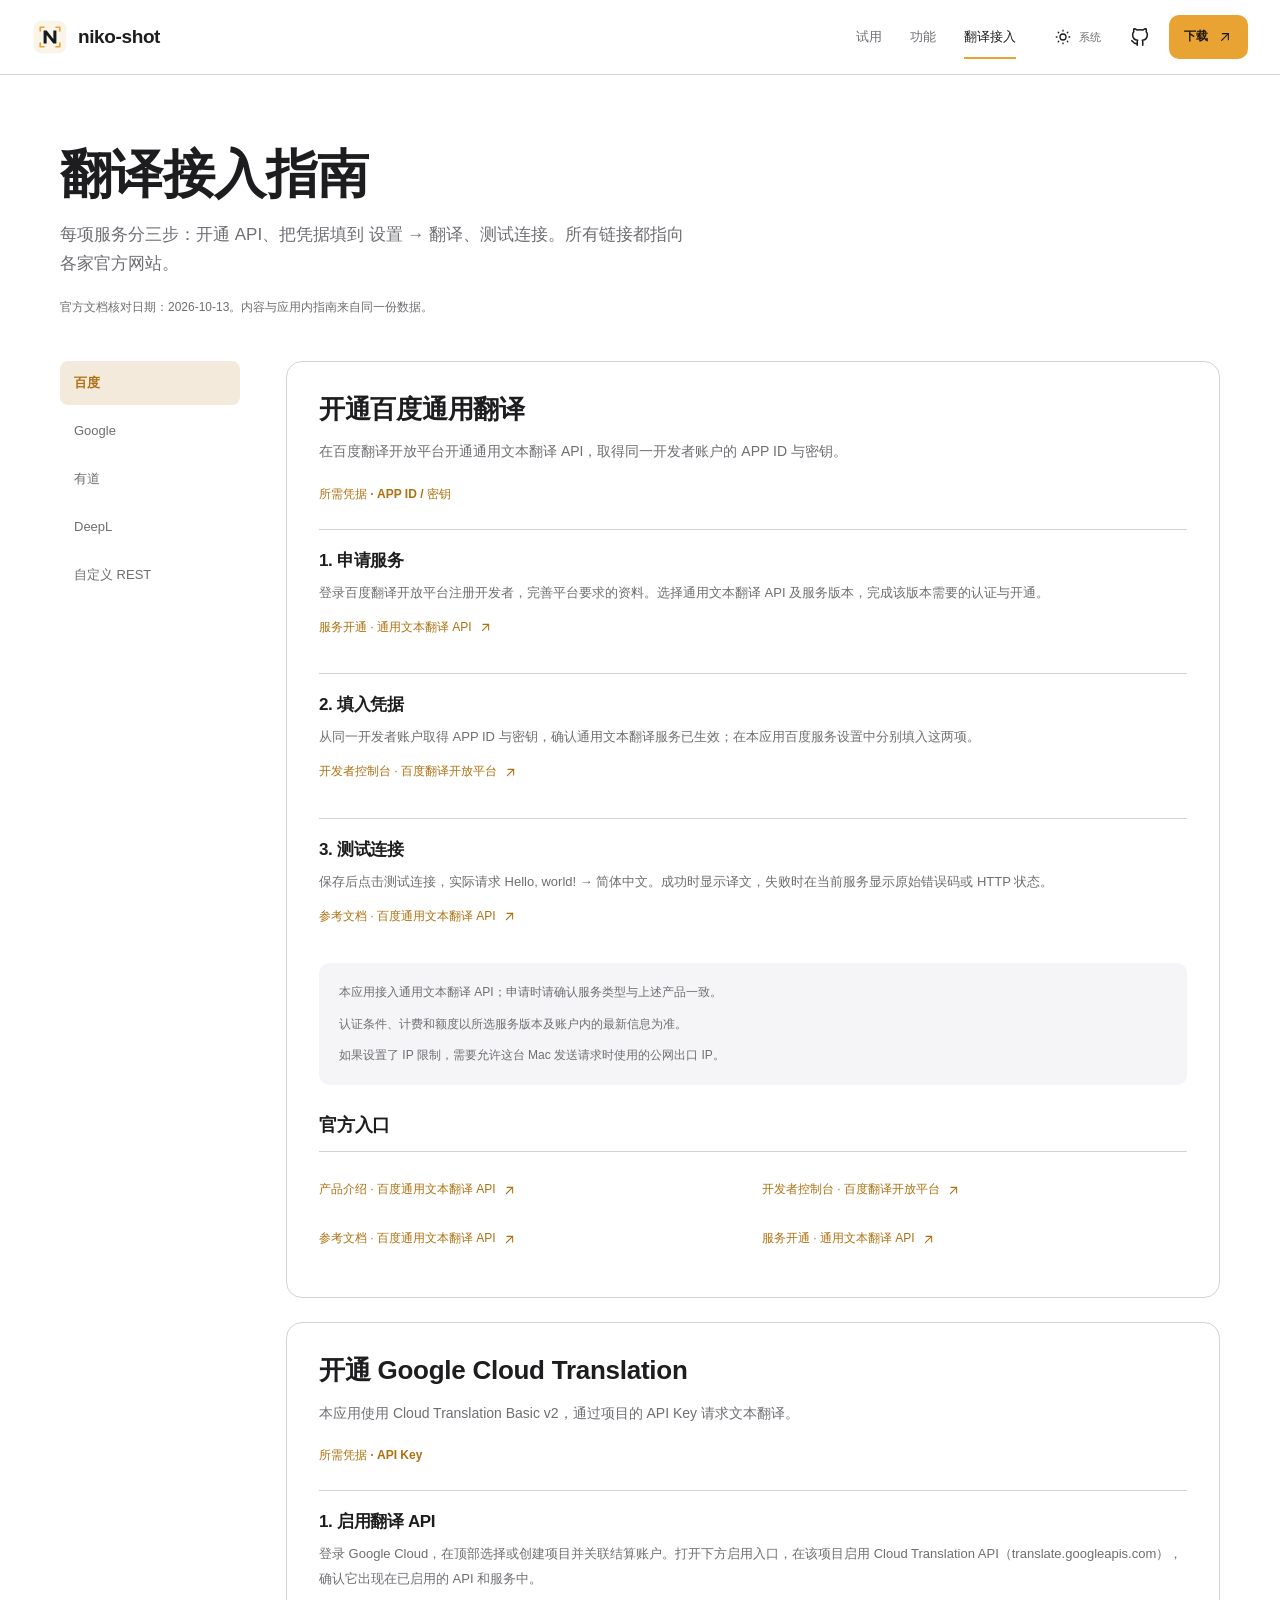
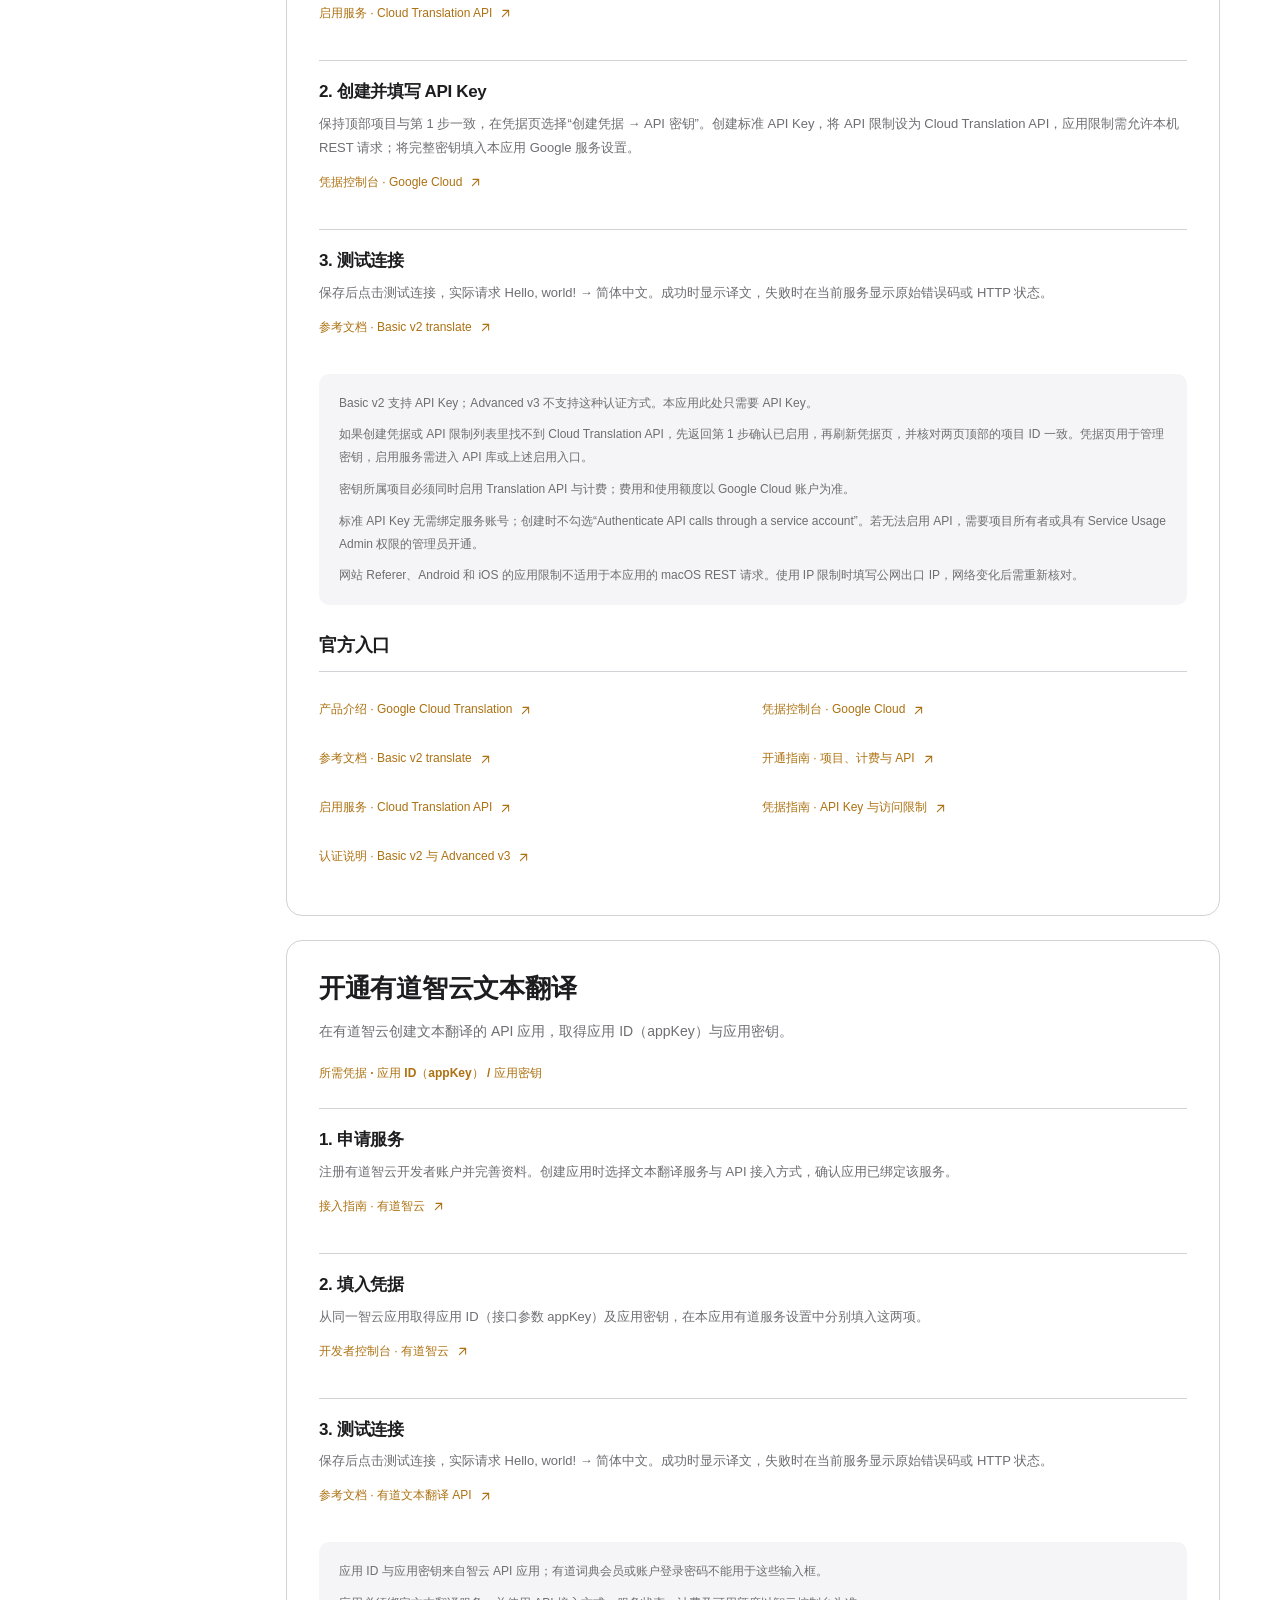
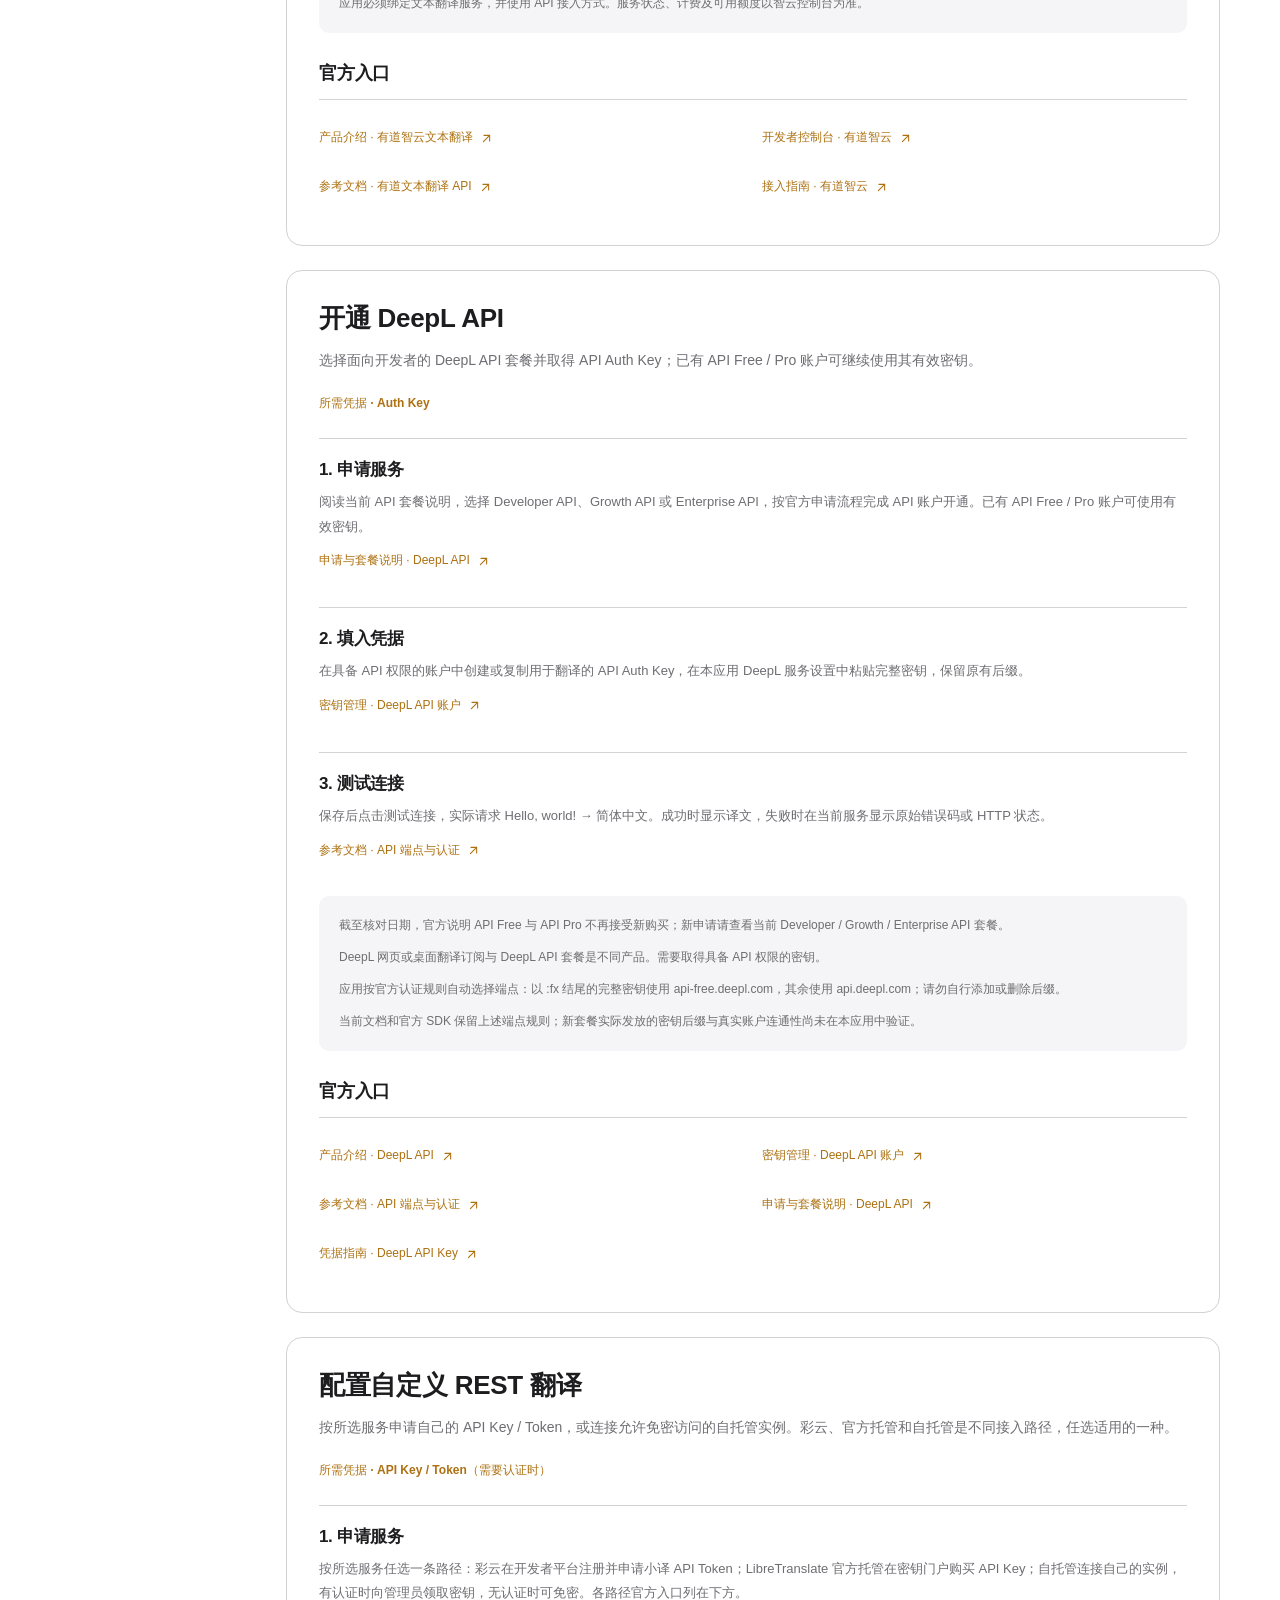
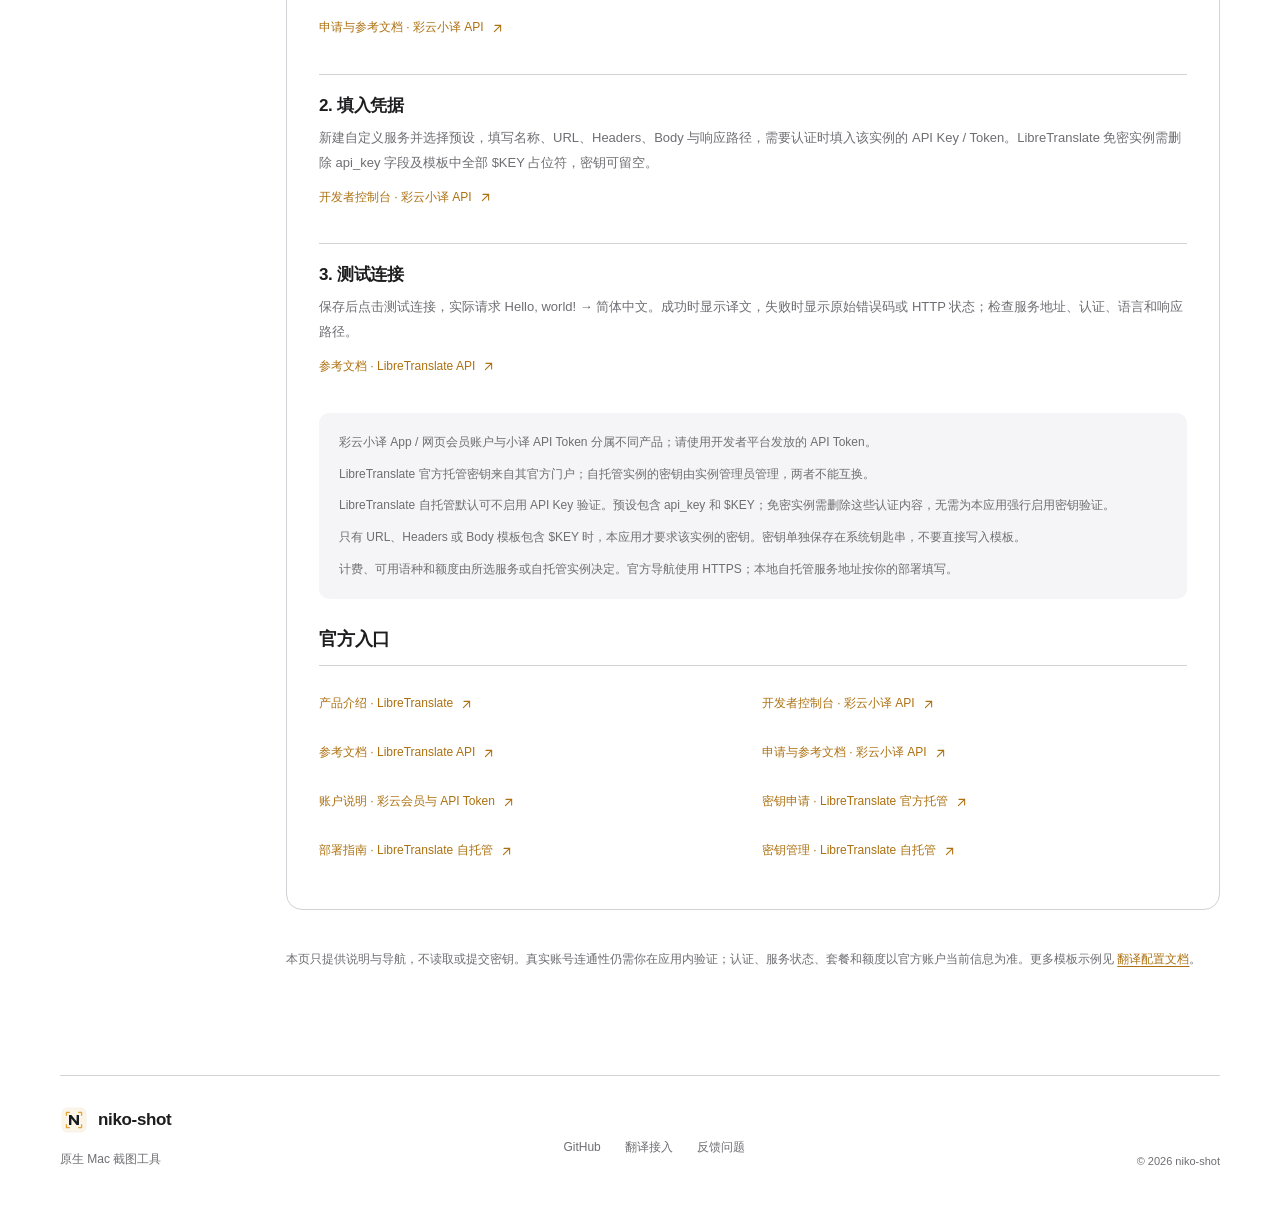
<file: website/guide.html>
<!doctype html>
<!-- Provider steps, notes and official links are generated from ProviderSetupGuide.swift; the site shell shares NIKO branding. -->
<html lang="zh-CN">
<head>
  <meta charset="utf-8"><meta name="viewport" content="width=device-width, initial-scale=1"><meta name="color-scheme" content="light dark">
  <title>翻译接入指南 | niko-shot</title>
  <meta name="description" content="百度、Google Cloud、有道、DeepL、彩云与 LibreTranslate 的官方申请入口、凭据类型和配置步骤。与 niko-shot 应用内指南同步。">
  <meta property="og:title" content="翻译接入指南 | niko-shot"><meta property="og:description" content="百度、Google、有道、DeepL 和自定义 REST 翻译服务的申请与配置步骤。官方文档核对日期 2026-10-13。"><meta property="og:type" content="website"><meta property="og:url" content="https://baogutang.github.io/niko-shot/guide.html"><meta property="og:image" content="https://baogutang.github.io/niko-shot/assets/app-settings.png">
  <link rel="canonical" href="https://baogutang.github.io/niko-shot/guide.html">
  <link rel="icon" type="image/png" href="assets/app-icon.png"><link rel="stylesheet" href="styles.css"><script src="site.js" defer></script>
</head>
<body>
  <a class="skip-link" href="#main">跳到主要内容</a>
  <header class="site-header"><nav class="nav-shell" aria-label="主导航">
    <a class="wordmark" href="./" aria-label="niko-shot 首页"><img src="assets/niko-mark.svg" width="36" height="36" alt=""><span>niko-shot</span></a>
    <div class="nav-links" id="site-navigation"><a href="./#experience">试用</a><a href="./#workflow">功能</a><a href="guide.html" aria-current="page">翻译接入</a></div>
    <div class="nav-actions"><button class="icon-button theme-toggle" aria-label="切换明暗外观" title="切换明暗外观"><svg aria-hidden="true"><use href="assets/icons.svg#sun"></use></svg><span class="theme-label">系统</span></button><a class="icon-button github-link" href="https://github.com/baogutang/niko-shot" aria-label="查看 GitHub 仓库"><svg aria-hidden="true"><use href="assets/icons.svg#brand-github"></use></svg></a><button class="icon-button nav-toggle" aria-label="展开导航" aria-expanded="false" aria-controls="site-navigation" hidden><svg aria-hidden="true"><use href="assets/icons.svg#menu-2"></use></svg></button><a class="button nav-download" href="./#download">下载 <svg aria-hidden="true"><use href="assets/icons.svg#arrow-up-right"></use></svg></a></div>
  </nav></header>
  <main id="main" class="shell">
    <div class="guide-hero"><h1>翻译接入指南</h1><p>每项服务分三步：开通 API、把凭据填到 设置 → 翻译、测试连接。所有链接都指向各家官方网站。</p><p class="verified-date">官方文档核对日期：2026-10-13。内容与应用内指南来自同一份数据。</p></div>
    <div class="guide-layout"><nav class="guide-nav" aria-label="翻译服务目录"><a href="#baidu">百度</a><a href="#google">Google</a><a href="#youdao">有道</a><a href="#deepl">DeepL</a><a href="#custom">自定义 REST</a></nav><div>
      <section class="guide-card" id="baidu" aria-labelledby="title-baidu">
  <h2 id="title-baidu">开通百度通用翻译</h2>
  <p class="guide-summary">在百度翻译开放平台开通通用文本翻译 API，取得同一开发者账户的 APP ID 与密钥。</p>
  <p class="credential-kind">所需凭据 · APP ID / 密钥</p>
  <div class="guide-steps"><div class="guide-step"><h3>1. 申请服务</h3><p>登录百度翻译开放平台注册开发者，完善平台要求的资料。选择通用文本翻译 API 及服务版本，完成该版本需要的认证与开通。</p><a href="https://fanyi-api.baidu.com/access/0/1">服务开通 · 通用文本翻译 API <svg aria-hidden="true"><use href="assets/icons.svg#arrow-up-right"></use></svg></a></div>
<div class="guide-step"><h3>2. 填入凭据</h3><p>从同一开发者账户取得 APP ID 与密钥，确认通用文本翻译服务已生效；在本应用百度服务设置中分别填入这两项。</p><a href="https://fanyi-api.baidu.com/manage/developer">开发者控制台 · 百度翻译开放平台 <svg aria-hidden="true"><use href="assets/icons.svg#arrow-up-right"></use></svg></a></div>
<div class="guide-step"><h3>3. 测试连接</h3><p>保存后点击测试连接，实际请求 Hello, world! → 简体中文。成功时显示译文，失败时在当前服务显示原始错误码或 HTTP 状态。</p><a href="https://fanyi-api.baidu.com/doc/21">参考文档 · 百度通用文本翻译 API <svg aria-hidden="true"><use href="assets/icons.svg#arrow-up-right"></use></svg></a></div></div>
  <div class="guide-note" aria-label="接入注意事项"><p>本应用接入通用文本翻译 API；申请时请确认服务类型与上述产品一致。</p>
<p>认证条件、计费和额度以所选服务版本及账户内的最新信息为准。</p>
<p>如果设置了 IP 限制，需要允许这台 Mac 发送请求时使用的公网出口 IP。</p></div>
  <h3 class="guide-subheading">官方入口</h3><div class="guide-step official-links"><a href="https://fanyi-api.baidu.com/product/11">产品介绍 · 百度通用文本翻译 API <svg aria-hidden="true"><use href="assets/icons.svg#arrow-up-right"></use></svg></a>
<a href="https://fanyi-api.baidu.com/manage/developer">开发者控制台 · 百度翻译开放平台 <svg aria-hidden="true"><use href="assets/icons.svg#arrow-up-right"></use></svg></a>
<a href="https://fanyi-api.baidu.com/doc/21">参考文档 · 百度通用文本翻译 API <svg aria-hidden="true"><use href="assets/icons.svg#arrow-up-right"></use></svg></a>
<a href="https://fanyi-api.baidu.com/access/0/1">服务开通 · 通用文本翻译 API <svg aria-hidden="true"><use href="assets/icons.svg#arrow-up-right"></use></svg></a></div>
</section>
<section class="guide-card" id="google" aria-labelledby="title-google">
  <h2 id="title-google">开通 Google Cloud Translation</h2>
  <p class="guide-summary">本应用使用 Cloud Translation Basic v2，通过项目的 API Key 请求文本翻译。</p>
  <p class="credential-kind">所需凭据 · API Key</p>
  <div class="guide-steps"><div class="guide-step"><h3>1. 启用翻译 API</h3><p>登录 Google Cloud，在顶部选择或创建项目并关联结算账户。打开下方启用入口，在该项目启用 Cloud Translation API（translate.googleapis.com），确认它出现在已启用的 API 和服务中。</p><a href="https://console.cloud.google.com/apis/enableflow?apiid=translate.googleapis.com">启用服务 · Cloud Translation API <svg aria-hidden="true"><use href="assets/icons.svg#arrow-up-right"></use></svg></a></div>
<div class="guide-step"><h3>2. 创建并填写 API Key</h3><p>保持顶部项目与第 1 步一致，在凭据页选择“创建凭据 → API 密钥”。创建标准 API Key，将 API 限制设为 Cloud Translation API，应用限制需允许本机 REST 请求；将完整密钥填入本应用 Google 服务设置。</p><a href="https://console.cloud.google.com/apis/credentials">凭据控制台 · Google Cloud <svg aria-hidden="true"><use href="assets/icons.svg#arrow-up-right"></use></svg></a></div>
<div class="guide-step"><h3>3. 测试连接</h3><p>保存后点击测试连接，实际请求 Hello, world! → 简体中文。成功时显示译文，失败时在当前服务显示原始错误码或 HTTP 状态。</p><a href="https://docs.cloud.google.com/translate/docs/reference/rest/v2/translate">参考文档 · Basic v2 translate <svg aria-hidden="true"><use href="assets/icons.svg#arrow-up-right"></use></svg></a></div></div>
  <div class="guide-note" aria-label="接入注意事项"><p>Basic v2 支持 API Key；Advanced v3 不支持这种认证方式。本应用此处只需要 API Key。</p>
<p>如果创建凭据或 API 限制列表里找不到 Cloud Translation API，先返回第 1 步确认已启用，再刷新凭据页，并核对两页顶部的项目 ID 一致。凭据页用于管理密钥，启用服务需进入 API 库或上述启用入口。</p>
<p>密钥所属项目必须同时启用 Translation API 与计费；费用和使用额度以 Google Cloud 账户为准。</p>
<p>标准 API Key 无需绑定服务账号；创建时不勾选“Authenticate API calls through a service account”。若无法启用 API，需要项目所有者或具有 Service Usage Admin 权限的管理员开通。</p>
<p>网站 Referer、Android 和 iOS 的应用限制不适用于本应用的 macOS REST 请求。使用 IP 限制时填写公网出口 IP，网络变化后需重新核对。</p></div>
  <h3 class="guide-subheading">官方入口</h3><div class="guide-step official-links"><a href="https://cloud.google.com/translate">产品介绍 · Google Cloud Translation <svg aria-hidden="true"><use href="assets/icons.svg#arrow-up-right"></use></svg></a>
<a href="https://console.cloud.google.com/apis/credentials">凭据控制台 · Google Cloud <svg aria-hidden="true"><use href="assets/icons.svg#arrow-up-right"></use></svg></a>
<a href="https://docs.cloud.google.com/translate/docs/reference/rest/v2/translate">参考文档 · Basic v2 translate <svg aria-hidden="true"><use href="assets/icons.svg#arrow-up-right"></use></svg></a>
<a href="https://docs.cloud.google.com/translate/docs/setup">开通指南 · 项目、计费与 API <svg aria-hidden="true"><use href="assets/icons.svg#arrow-up-right"></use></svg></a>
<a href="https://console.cloud.google.com/apis/enableflow?apiid=translate.googleapis.com">启用服务 · Cloud Translation API <svg aria-hidden="true"><use href="assets/icons.svg#arrow-up-right"></use></svg></a>
<a href="https://docs.cloud.google.com/docs/authentication/api-keys">凭据指南 · API Key 与访问限制 <svg aria-hidden="true"><use href="assets/icons.svg#arrow-up-right"></use></svg></a>
<a href="https://docs.cloud.google.com/translate/docs/authentication">认证说明 · Basic v2 与 Advanced v3 <svg aria-hidden="true"><use href="assets/icons.svg#arrow-up-right"></use></svg></a></div>
</section>
<section class="guide-card" id="youdao" aria-labelledby="title-youdao">
  <h2 id="title-youdao">开通有道智云文本翻译</h2>
  <p class="guide-summary">在有道智云创建文本翻译的 API 应用，取得应用 ID（appKey）与应用密钥。</p>
  <p class="credential-kind">所需凭据 · 应用 ID（appKey） / 应用密钥</p>
  <div class="guide-steps"><div class="guide-step"><h3>1. 申请服务</h3><p>注册有道智云开发者账户并完善资料。创建应用时选择文本翻译服务与 API 接入方式，确认应用已绑定该服务。</p><a href="https://ai.youdao.com/doc.s">接入指南 · 有道智云 <svg aria-hidden="true"><use href="assets/icons.svg#arrow-up-right"></use></svg></a></div>
<div class="guide-step"><h3>2. 填入凭据</h3><p>从同一智云应用取得应用 ID（接口参数 appKey）及应用密钥，在本应用有道服务设置中分别填入这两项。</p><a href="https://ai.youdao.com/console/">开发者控制台 · 有道智云 <svg aria-hidden="true"><use href="assets/icons.svg#arrow-up-right"></use></svg></a></div>
<div class="guide-step"><h3>3. 测试连接</h3><p>保存后点击测试连接，实际请求 Hello, world! → 简体中文。成功时显示译文，失败时在当前服务显示原始错误码或 HTTP 状态。</p><a href="https://ai.youdao.com/DOCSIRMA/html/trans/api/wbfy/index.html">参考文档 · 有道文本翻译 API <svg aria-hidden="true"><use href="assets/icons.svg#arrow-up-right"></use></svg></a></div></div>
  <div class="guide-note" aria-label="接入注意事项"><p>应用 ID 与应用密钥来自智云 API 应用；有道词典会员或账户登录密码不能用于这些输入框。</p>
<p>应用必须绑定文本翻译服务，并使用 API 接入方式。服务状态、计费及可用额度以智云控制台为准。</p></div>
  <h3 class="guide-subheading">官方入口</h3><div class="guide-step official-links"><a href="https://ai.youdao.com/new/product-fanyi-text.s">产品介绍 · 有道智云文本翻译 <svg aria-hidden="true"><use href="assets/icons.svg#arrow-up-right"></use></svg></a>
<a href="https://ai.youdao.com/console/">开发者控制台 · 有道智云 <svg aria-hidden="true"><use href="assets/icons.svg#arrow-up-right"></use></svg></a>
<a href="https://ai.youdao.com/DOCSIRMA/html/trans/api/wbfy/index.html">参考文档 · 有道文本翻译 API <svg aria-hidden="true"><use href="assets/icons.svg#arrow-up-right"></use></svg></a>
<a href="https://ai.youdao.com/doc.s">接入指南 · 有道智云 <svg aria-hidden="true"><use href="assets/icons.svg#arrow-up-right"></use></svg></a></div>
</section>
<section class="guide-card" id="deepl" aria-labelledby="title-deepl">
  <h2 id="title-deepl">开通 DeepL API</h2>
  <p class="guide-summary">选择面向开发者的 DeepL API 套餐并取得 API Auth Key；已有 API Free / Pro 账户可继续使用其有效密钥。</p>
  <p class="credential-kind">所需凭据 · Auth Key</p>
  <div class="guide-steps"><div class="guide-step"><h3>1. 申请服务</h3><p>阅读当前 API 套餐说明，选择 Developer API、Growth API 或 Enterprise API，按官方申请流程完成 API 账户开通。已有 API Free / Pro 账户可使用有效密钥。</p><a href="https://support.deepl.com/hc/en-us/articles/360021200939-DeepL-API-plans">申请与套餐说明 · DeepL API <svg aria-hidden="true"><use href="assets/icons.svg#arrow-up-right"></use></svg></a></div>
<div class="guide-step"><h3>2. 填入凭据</h3><p>在具备 API 权限的账户中创建或复制用于翻译的 API Auth Key，在本应用 DeepL 服务设置中粘贴完整密钥，保留原有后缀。</p><a href="https://www.deepl.com/en/your-account/keys">密钥管理 · DeepL API 账户 <svg aria-hidden="true"><use href="assets/icons.svg#arrow-up-right"></use></svg></a></div>
<div class="guide-step"><h3>3. 测试连接</h3><p>保存后点击测试连接，实际请求 Hello, world! → 简体中文。成功时显示译文，失败时在当前服务显示原始错误码或 HTTP 状态。</p><a href="https://developers.deepl.com/docs/getting-started/auth">参考文档 · API 端点与认证 <svg aria-hidden="true"><use href="assets/icons.svg#arrow-up-right"></use></svg></a></div></div>
  <div class="guide-note" aria-label="接入注意事项"><p>截至核对日期，官方说明 API Free 与 API Pro 不再接受新购买；新申请请查看当前 Developer / Growth / Enterprise API 套餐。</p>
<p>DeepL 网页或桌面翻译订阅与 DeepL API 套餐是不同产品。需要取得具备 API 权限的密钥。</p>
<p>应用按官方认证规则自动选择端点：以 :fx 结尾的完整密钥使用 api-free.deepl.com，其余使用 api.deepl.com；请勿自行添加或删除后缀。</p>
<p>当前文档和官方 SDK 保留上述端点规则；新套餐实际发放的密钥后缀与真实账户连通性尚未在本应用中验证。</p></div>
  <h3 class="guide-subheading">官方入口</h3><div class="guide-step official-links"><a href="https://www.deepl.com/en/developers">产品介绍 · DeepL API <svg aria-hidden="true"><use href="assets/icons.svg#arrow-up-right"></use></svg></a>
<a href="https://www.deepl.com/en/your-account/keys">密钥管理 · DeepL API 账户 <svg aria-hidden="true"><use href="assets/icons.svg#arrow-up-right"></use></svg></a>
<a href="https://developers.deepl.com/docs/getting-started/auth">参考文档 · API 端点与认证 <svg aria-hidden="true"><use href="assets/icons.svg#arrow-up-right"></use></svg></a>
<a href="https://support.deepl.com/hc/en-us/articles/360021200939-DeepL-API-plans">申请与套餐说明 · DeepL API <svg aria-hidden="true"><use href="assets/icons.svg#arrow-up-right"></use></svg></a>
<a href="https://support.deepl.com/hc/en-us/articles/360020695820-API-key-for-DeepL-API">凭据指南 · DeepL API Key <svg aria-hidden="true"><use href="assets/icons.svg#arrow-up-right"></use></svg></a></div>
</section>
<section class="guide-card" id="custom" aria-labelledby="title-custom">
  <h2 id="title-custom">配置自定义 REST 翻译</h2>
  <p class="guide-summary">按所选服务申请自己的 API Key / Token，或连接允许免密访问的自托管实例。彩云、官方托管和自托管是不同接入路径，任选适用的一种。</p>
  <p class="credential-kind">所需凭据 · API Key / Token（需要认证时）</p>
  <div class="guide-steps"><div class="guide-step"><h3>1. 申请服务</h3><p>按所选服务任选一条路径：彩云在开发者平台注册并申请小译 API Token；LibreTranslate 官方托管在密钥门户购买 API Key；自托管连接自己的实例，有认证时向管理员领取密钥，无认证时可免密。各路径官方入口列在下方。</p><a href="https://docs.caiyunapp.com/lingocloud-api/index.html">申请与参考文档 · 彩云小译 API <svg aria-hidden="true"><use href="assets/icons.svg#arrow-up-right"></use></svg></a></div>
<div class="guide-step"><h3>2. 填入凭据</h3><p>新建自定义服务并选择预设，填写名称、URL、Headers、Body 与响应路径，需要认证时填入该实例的 API Key / Token。LibreTranslate 免密实例需删除 api_key 字段及模板中全部 $KEY 占位符，密钥可留空。</p><a href="https://platform.caiyunapp.com/">开发者控制台 · 彩云小译 API <svg aria-hidden="true"><use href="assets/icons.svg#arrow-up-right"></use></svg></a></div>
<div class="guide-step"><h3>3. 测试连接</h3><p>保存后点击测试连接，实际请求 Hello, world! → 简体中文。成功时显示译文，失败时显示原始错误码或 HTTP 状态；检查服务地址、认证、语言和响应路径。</p><a href="https://docs.libretranslate.com/guides/api_usage/">参考文档 · LibreTranslate API <svg aria-hidden="true"><use href="assets/icons.svg#arrow-up-right"></use></svg></a></div></div>
  <div class="guide-note" aria-label="接入注意事项"><p>彩云小译 App / 网页会员账户与小译 API Token 分属不同产品；请使用开发者平台发放的 API Token。</p>
<p>LibreTranslate 官方托管密钥来自其官方门户；自托管实例的密钥由实例管理员管理，两者不能互换。</p>
<p>LibreTranslate 自托管默认可不启用 API Key 验证。预设包含 api_key 和 $KEY；免密实例需删除这些认证内容，无需为本应用强行启用密钥验证。</p>
<p>只有 URL、Headers 或 Body 模板包含 $KEY 时，本应用才要求该实例的密钥。密钥单独保存在系统钥匙串，不要直接写入模板。</p>
<p>计费、可用语种和额度由所选服务或自托管实例决定。官方导航使用 HTTPS；本地自托管服务地址按你的部署填写。</p></div>
  <h3 class="guide-subheading">官方入口</h3><div class="guide-step official-links"><a href="https://libretranslate.com/">产品介绍 · LibreTranslate <svg aria-hidden="true"><use href="assets/icons.svg#arrow-up-right"></use></svg></a>
<a href="https://platform.caiyunapp.com/">开发者控制台 · 彩云小译 API <svg aria-hidden="true"><use href="assets/icons.svg#arrow-up-right"></use></svg></a>
<a href="https://docs.libretranslate.com/guides/api_usage/">参考文档 · LibreTranslate API <svg aria-hidden="true"><use href="assets/icons.svg#arrow-up-right"></use></svg></a>
<a href="https://docs.caiyunapp.com/lingocloud-api/index.html">申请与参考文档 · 彩云小译 API <svg aria-hidden="true"><use href="assets/icons.svg#arrow-up-right"></use></svg></a>
<a href="https://docs.caiyunapp.com/lingocloud-app/lingocloud-web/trans-api.html">账户说明 · 彩云会员与 API Token <svg aria-hidden="true"><use href="assets/icons.svg#arrow-up-right"></use></svg></a>
<a href="https://portal.libretranslate.com/">密钥申请 · LibreTranslate 官方托管 <svg aria-hidden="true"><use href="assets/icons.svg#arrow-up-right"></use></svg></a>
<a href="https://docs.libretranslate.com/guides/installation/">部署指南 · LibreTranslate 自托管 <svg aria-hidden="true"><use href="assets/icons.svg#arrow-up-right"></use></svg></a>
<a href="https://docs.libretranslate.com/guides/manage_api_keys/">密钥管理 · LibreTranslate 自托管 <svg aria-hidden="true"><use href="assets/icons.svg#arrow-up-right"></use></svg></a></div>
</section>
      <p class="guide-footer-note">本页只提供说明与导航，不读取或提交密钥。真实账号连通性仍需你在应用内验证；认证、服务状态、套餐和额度以官方账户当前信息为准。更多模板示例见 <a href="https://github.com/baogutang/niko-shot/blob/main/docs/TRANSLATION.md">翻译配置文档</a>。</p>
    </div></div>
  </main>
  <footer class="site-footer shell"><div><a class="wordmark" href="./"><img src="assets/niko-mark.svg" width="28" height="28" alt=""><span>niko-shot</span></a><p>原生 Mac 截图工具</p></div><div class="footer-links"><a href="https://github.com/baogutang/niko-shot">GitHub</a><a href="guide.html">翻译接入</a><a href="https://github.com/baogutang/niko-shot/issues">反馈问题</a></div><small>© 2026 niko-shot</small></footer>
</body></html>
</file>
<file: website/styles.css>
/* niko-shot site. System neutrals plus one accent, the app-icon amber. Layers: header 10, skip link 20. */
:root {
  color-scheme: light dark;
  --canvas: #ffffff;
  --surface: #f5f5f7;
  --elevated: #ffffff;
  --text: #1d1d1f;
  --muted: #6e6e73;
  --line: #d2d2d7;
  --accent: #e8a333;
  --accent-hover: #dd9727;
  --accent-text: #ad7111;
  --on-accent: #1c1710;
  --tint: #f3eadc;
  --header: rgba(255, 255, 255, .8);
  --shadow: rgba(0, 0, 0, .12);
  --radius: 16px;
  --ease: cubic-bezier(.2, .8, .2, 1);
}
:root[data-theme="light"] { color-scheme: light; }
@media (prefers-color-scheme: dark) {
  :root:not([data-theme="light"]) {
    color-scheme: dark;
    --canvas: #111113;
    --surface: #1c1c1e;
    --elevated: #2c2c2e;
    --text: #f5f5f7;
    --muted: #98989d;
    --line: #38383a;
    --accent: #e8a333;
    --accent-hover: #f0b04a;
    --accent-text: #e8a333;
    --on-accent: #1c1710;
    --tint: #392f21;
    --header: rgba(17, 17, 19, .8);
    --shadow: rgba(0, 0, 0, .6);
  }
}
:root[data-theme="dark"] {
  color-scheme: dark;
  --canvas: #111113;
  --surface: #1c1c1e;
  --elevated: #2c2c2e;
  --text: #f5f5f7;
  --muted: #98989d;
  --line: #38383a;
  --accent: #e8a333;
  --accent-hover: #f0b04a;
  --accent-text: #e8a333;
  --on-accent: #1c1710;
  --tint: #392f21;
  --header: rgba(17, 17, 19, .8);
  --shadow: rgba(0, 0, 0, .6);
}
*, *::before, *::after { box-sizing: border-box; }
html { scroll-behavior: smooth; scroll-padding-top: 100px; }
body { margin: 0; background: var(--canvas); color: var(--text); font-family: -apple-system, BlinkMacSystemFont, "Segoe UI", "PingFang SC", "Hiragino Sans GB", sans-serif; -webkit-font-smoothing: antialiased; line-height: 1.65; }
a { color: inherit; text-decoration: none; }
button, input { font: inherit; color: inherit; }
button { cursor: pointer; }
img { display: block; max-width: 100%; height: auto; }
svg { width: 22px; height: 22px; display: inline-block; flex-shrink: 0; }
button svg, a svg { pointer-events: none; }
p, h1, h2, h3, figure { margin: 0; }
h1, h2, h3 { letter-spacing: -.01em; font-weight: 600; text-wrap: balance; }
h2 { font-size: clamp(30px, 3.4vw, 42px); line-height: 1.2; }
h3 { font-size: 21px; line-height: 1.35; }
p { color: var(--muted); text-wrap: pretty; }
[hidden] { display: none !important; }
::selection { background: var(--tint); color: var(--text); }
:focus-visible { outline: 3px solid var(--accent-text); outline-offset: 5px; }
button:disabled { opacity: .4; cursor: not-allowed; }
.shell { width: min(1160px, calc(100% - 80px)); margin-inline: auto; }
.section { padding-block: 96px; }
.section-heading { max-width: 760px; margin-bottom: 40px; }
.section-heading > p { margin-top: 14px; max-width: 560px; font-size: 17px; line-height: 1.7; }
.visually-hidden { position: absolute; width: 1px; height: 1px; padding: 0; margin: -1px; overflow: hidden; clip-path: inset(50%); white-space: nowrap; border: 0; }
.button, .text-link, .icon-button, .quiet-button, .tool-button { display: inline-flex; align-items: center; justify-content: center; gap: 9px; border: 0; white-space: nowrap; transition: background .18s, color .18s, transform .18s var(--ease); }
.button { min-height: 48px; padding: 12px 22px; border-radius: 10px; background: var(--text); color: var(--canvas); font-size: 14px; font-weight: 650; }
.button:hover { transform: translateY(-2px); }
.button:active, .tool-button:active, .icon-button:active, .quiet-button:active { transform: translateY(1px); }
.button.primary { background: var(--accent); color: var(--on-accent); }
.button.primary:hover { background: var(--accent-hover); }
.button.secondary { color: var(--text); background: var(--elevated); box-shadow: inset 0 0 0 1px var(--line); }
.button.secondary:hover { background: var(--tint); }
.button.compact { min-height: 44px; padding: 10px 16px; font-size: 12px; }
.text-link { justify-content: flex-start; min-height: 44px; color: var(--accent-text); font-size: 14px; font-weight: 550; }
.text-link svg { width: 18px; height: 18px; transition: transform .18s var(--ease); }
.text-link:hover svg { transform: translateX(3px); }
.text-link.small { font-size: 12px; }
.icon-button { min-width: 44px; min-height: 44px; border-radius: 8px; background: transparent; }
.icon-button:hover, .quiet-button:hover { background: var(--surface); }
.skip-link { position: fixed; top: 12px; left: 16px; z-index: 20; padding: 12px; border-radius: 8px; background: var(--accent); color: var(--on-accent); transform: translateY(-160%); }
.skip-link:focus { transform: none; }
.site-header { position: sticky; top: 0; z-index: 10; border-bottom: 1px solid var(--line); background: var(--header); backdrop-filter: blur(16px); -webkit-backdrop-filter: blur(16px); }
.nav-shell { width: min(1240px, calc(100% - 64px)); min-height: 74px; margin: auto; display: flex; align-items: center; gap: 28px; }
.wordmark { display: inline-flex; align-items: center; gap: 10px; font-size: 19px; font-weight: 650; letter-spacing: -.02em; white-space: nowrap; }
.nav-links { display: flex; gap: 28px; align-items: center; margin-left: auto; font-size: 13px; color: var(--muted); }
.nav-links a { display: flex; align-items: center; min-height: 44px; }
.nav-links a:hover, .nav-links a[aria-current="page"] { color: var(--text); }
.nav-links a[aria-current="page"] { box-shadow: inset 0 -2px var(--accent); }
.nav-actions { display: flex; align-items: center; gap: 7px; }
.theme-toggle { gap: 7px; padding-inline: 10px; }
.theme-toggle svg { width: 18px; height: 18px; }
.theme-label { font-size: 11px; color: var(--muted); }
.nav-download { min-height: 44px; padding: 10px 15px; font-size: 12px; background: var(--accent); color: var(--on-accent); }
.nav-download svg { width: 16px; height: 16px; }
.nav-toggle { display: none; }
.hero { padding-block: 72px 44px; }
.hero-copy { text-align: center; }
.hero-icon { width: 96px; height: 96px; margin: 0 auto 20px; }
.hero h1 { font-size: clamp(48px, 6.4vw, 76px); font-weight: 700; line-height: 1.08; letter-spacing: -.03em; }
.hero-description { max-width: 680px; margin: 18px auto 0; font-size: 19px; line-height: 1.6; }
.hero-actions { display: flex; align-items: center; justify-content: center; gap: 28px; margin-top: 28px; }
.experience { padding-bottom: 34px; scroll-margin-top: 95px; }
.capture-lab { overflow: hidden; border: 1px solid var(--line); border-radius: var(--radius); background: var(--surface); box-shadow: 0 22px 68px -30px var(--shadow); }
.lab-bar { min-height: 56px; padding: 6px 20px; display: flex; justify-content: space-between; align-items: center; gap: 12px; background: var(--elevated); }
.lab-title { display: flex; align-items: center; gap: 9px; font-size: 13px; font-weight: 600; }
.lab-title svg { width: 18px; height: 18px; color: var(--accent-text); }
.lab-context { margin-left: 8px; color: var(--muted); font-size: 11px; font-weight: 400; }
.quiet-button { min-height: 44px; padding: 9px 11px; background: none; border-radius: 8px; font-size: 12px; }
.quiet-button svg { width: 17px; height: 17px; }
.canvas-stage { position: relative; aspect-ratio: 1.6; overflow: hidden; background: var(--surface); }
.canvas-stage canvas { display: block; width: 100%; height: 100%; touch-action: none; cursor: crosshair; }
.canvas-stage canvas:focus-visible { outline-offset: -5px; }
.selection-size { position: absolute; bottom: 16px; right: 18px; padding: 4px 9px; border-radius: 6px; background: rgba(29, 29, 31, .82); color: #f5f5f7; pointer-events: none; font: 11px ui-monospace, SFMono-Regular, monospace; font-variant-numeric: tabular-nums; }
.lab-toolbar { display: flex; justify-content: space-between; align-items: center; gap: 12px; padding: 10px 14px; background: var(--elevated); }
.tool-group { display: flex; align-items: center; gap: 4px; }
.tool-button { min-width: 44px; min-height: 44px; padding: 10px 12px; border-radius: 8px; background: transparent; font-size: 12px; }
.tool-button svg { width: 18px; height: 18px; }
.tool-button kbd { color: var(--muted); font: 10px ui-monospace, SFMono-Regular, monospace; }
.tool-button[aria-pressed="true"] { background: var(--tint); color: var(--accent-text); }
.tool-button:hover:not(:disabled) { background: var(--surface); }
.tool-button[aria-pressed="true"]:hover { background: var(--tint); }
.lab-caption { display: flex; justify-content: space-between; gap: 24px; padding: 14px 1px 0; font-size: 11px; }
.lab-caption p:first-child { color: var(--text); }
.facts { display: flex; justify-content: center; flex-wrap: wrap; gap: 18px 44px; padding-block: 22px; border-bottom: 1px solid var(--line); color: var(--muted); font-size: 12px; }
.facts > div { display: flex; align-items: center; gap: 8px; }
.facts svg { width: 17px; height: 17px; }
.workflow { padding-bottom: 32px; }
.annotation-feature { display: grid; grid-template-columns: .8fr 1.6fr; align-items: center; gap: 36px; padding: 32px; background: var(--surface); border-radius: var(--radius); }
.annotation-copy > p { font-size: 15px; line-height: 1.7; margin-top: 12px; }
.annotation-preview { min-width: 0; }
.annotation-preview img { width: 100%; max-width: 673px; filter: drop-shadow(0 9px 12px var(--shadow)); }
.annotation-preview figcaption { color: var(--muted); font-size: 11px; margin-top: 18px; }
.feature-pair { display: grid; grid-template-columns: 1fr 1fr; gap: 24px; padding-bottom: 32px; }
.feature-pair > section { padding: 32px; border-radius: var(--radius); background: var(--surface); }
.feature-pair h2 { font-size: clamp(26px, 2.6vw, 32px); }
.feature-icon { width: 26px; height: 26px; color: var(--accent-text); margin-bottom: 16px; }
.feature-pair p { font-size: 15px; max-width: 470px; margin-top: 12px; line-height: 1.7; }
.feature-pair .text-link { margin-top: 12px; }
.utility-row { display: flex; align-items: center; justify-content: space-between; gap: 26px; padding-top: 28px; margin-top: 28px; border-top: 1px solid var(--line); }
.utility-row h3 { font-size: 17px; }
.utility-row p { max-width: 640px; font-size: 14px; margin-top: 4px; }
.utility-row .text-link { font-size: 13px; }
.native-section { padding-top: 32px; }
.preview-tabs { display: flex; gap: 0; width: max-content; max-width: 100%; margin-bottom: 28px; padding-bottom: 4px; border-bottom: 1px solid var(--line); overflow-x: auto; scrollbar-width: thin; }
.preview-tabs button { border: 0; border-bottom: 2px solid transparent; padding: 12px 20px; margin-bottom: -5px; min-height: 44px; background: transparent; color: var(--muted); font-size: 13px; white-space: nowrap; transition: color .2s, background .2s; }
.preview-tabs button:first-child { padding-left: 0; }
.preview-tabs button:hover { color: var(--text); }
.preview-tabs button[aria-selected="true"] { color: var(--accent-text); border-color: var(--accent); font-weight: 600; }
.preview-tabs button:focus-visible { outline-offset: -4px; }
.native-image-wrap { display: flex; align-items: center; justify-content: center; height: clamp(360px, 52vw, 660px); padding: 24px; border-radius: var(--radius); border: 1px solid var(--line); background: var(--surface); overflow: hidden; }
.native-image-wrap img { width: auto; max-width: 100%; max-height: 100%; height: auto; box-shadow: 0 20px 48px -22px var(--shadow); border-radius: 8px; }
.native-image-wrap img.scroll-preview { max-width: min(100%, 880px); }
.translation-section { display: grid; grid-template-columns: 1fr 1fr; gap: 80px; align-items: start; padding-top: 38px; }
.translation-heading > p { max-width: 420px; margin-top: 14px; font-size: 16px; line-height: 1.7; }
.translation-heading > .text-link { margin-top: 20px; }
.translation-heading > .source-note { font-size: 11px; margin-top: 8px; }
.provider-links { display: grid; }
.provider-links > a { min-height: 89px; display: grid; grid-template-columns: minmax(0, 1fr) 22px; gap: 4px 18px; padding: 18px 12px; border-bottom: 1px solid var(--line); transition: background .2s; }
.provider-links > a:first-child { padding-top: 0; min-height: 70px; }
.provider-links > a:hover { background: var(--surface); }
.provider-links span { font-size: 18px; font-weight: 600; }
.provider-links small { font-size: 13px; color: var(--muted); }
.provider-links svg { grid-column: 2; grid-row: 1 / span 2; width: 18px; height: 18px; align-self: center; color: var(--accent-text); }
.privacy-section { display: grid; grid-template-columns: 1.2fr 1fr; gap: 64px; border-block: 1px solid var(--line); }
.privacy-section h2 { font-size: clamp(28px, 3vw, 36px); }
.privacy-section p { font-size: 15px; line-height: 1.7; max-width: 520px; margin-top: 14px; }
.privacy-section .text-link { margin-top: 10px; font-size: 13px; }
.keyboard-flow { display: flex; align-items: flex-start; gap: 12px; margin-top: 24px; }
.keyboard-flow > div { display: grid; justify-items: center; gap: 8px; text-align: center; }
.keyboard-flow kbd, .key-done { display: inline-flex; align-items: center; justify-content: center; min-width: 96px; min-height: 50px; padding: 10px 14px; border: 1px solid var(--line); border-bottom-width: 2px; border-radius: 8px; background: var(--elevated); font-size: 17px; font-family: inherit; font-variant-numeric: tabular-nums; }
.key-done { border-color: transparent; background: var(--tint); color: var(--accent-text); }
.key-done svg { width: 22px; height: 22px; }
.keyboard-flow span:not(.key-done) { font-size: 12px; color: var(--muted); }
.key-arrow { width: 16px; height: 16px; margin-top: 17px; color: var(--muted); }
.key-list { display: flex; flex-wrap: wrap; gap: 10px 22px; margin: 22px 0 0; font-size: 13px; color: var(--muted); }
.key-list > div { display: flex; align-items: center; gap: 8px; }
.key-list dt { margin: 0; }
.key-list dd { margin: 0; }
.key-list kbd { display: inline-block; min-width: 32px; padding: 3px 8px; border: 1px solid var(--line); border-radius: 6px; background: var(--elevated); color: var(--text); font-size: 12px; font-family: inherit; text-align: center; }
.download-section { display: grid; grid-template-columns: 1fr 1fr; gap: 80px; align-items: start; }
.download-identity h2 { font-size: clamp(30px, 3.4vw, 42px); }
.download-identity p { font-size: 15px; margin-top: 14px; max-width: 360px; }
.download-panel { border: 1px solid var(--line); border-radius: var(--radius); background: var(--surface); padding: 30px; }
.chip-selector { padding: 0; margin: 0 0 10px; border: 0; min-width: 0; }
.chip-selector legend { padding: 0; margin-bottom: 9px; font-size: 13px; font-weight: 600; }
.chip-options { display: flex; gap: 4px; padding: 4px; border: 1px solid var(--line); border-radius: 11px; background: var(--canvas); }
.chip-option { position: relative; flex: 1; min-width: 0; cursor: pointer; }
.chip-option input { position: absolute; width: 1px; height: 1px; margin: 0; opacity: 0; }
.chip-option span { display: flex; flex-direction: column; height: 100%; padding: 9px 11px; border: 1px solid transparent; border-radius: 7px; }
.chip-option strong { font-size: 13px; font-weight: 600; }
.chip-option small { color: var(--muted); font-size: 10px; }
.chip-option input:checked + span { background: var(--elevated); border-color: var(--line); color: var(--accent-text); box-shadow: 0 1px 3px var(--shadow); }
.chip-option input:focus-visible { outline: 0; }
.chip-option input:focus-visible + span { outline: 2px solid var(--accent-text); outline-offset: 2px; }
.chip-option:hover span { background: var(--tint); }
.chip-hint { font-size: 11px; margin-bottom: 12px; }
.no-script-downloads { display: grid; gap: 12px; margin-block: 16px; }
.no-script-downloads > div { display: flex; flex-direction: column; gap: 4px; }
.no-script-downloads strong { font-size: 13px; }
.no-script-downloads a { color: var(--accent-text); font-size: 12px; text-decoration: underline; text-underline-offset: 3px; overflow-wrap: anywhere; }
.release-status { min-height: 44px; color: var(--text); font-size: 13px; overflow-wrap: anywhere; }
.download-actions { display: flex; flex-wrap: wrap; gap: 12px; margin-block: 18px; }
.release-links { display: flex; flex-wrap: wrap; gap: 6px 20px; color: var(--muted); font-size: 11px; margin-bottom: 20px; }
.release-links a { display: inline-flex; align-items: center; gap: 4px; min-height: 34px; }
.release-links a:hover { color: var(--accent-text); }
.release-links svg { width: 13px; height: 13px; }
.install-note { border-top: 1px solid var(--line); padding-top: 20px; font-size: 12px; line-height: 1.9; }
.download-panel > .text-link { margin-top: 8px; }
.faq-section { padding-top: 16px; }
.faq-section h2 { font-size: 28px; margin-bottom: 20px; }
.faq-list { border-top: 1px solid var(--line); }
.faq-list details { border-bottom: 1px solid var(--line); }
.faq-list summary { position: relative; padding: 22px 44px 22px 0; cursor: pointer; list-style: none; font-size: 15px; font-weight: 550; }
.faq-list summary::-webkit-details-marker { display: none; }
.faq-list summary::after { content: "+"; position: absolute; right: 4px; top: 16px; font-size: 24px; color: var(--muted); font-weight: 350; }
.faq-list details[open] summary::after { content: "−"; }
.faq-list details p { max-width: 760px; font-size: 14px; line-height: 1.8; padding-bottom: 22px; }
.faq-list a { color: var(--accent-text); text-decoration: underline; text-underline-offset: 3px; }
.site-footer { display: flex; align-items: flex-end; justify-content: space-between; gap: 28px; border-top: 1px solid var(--line); padding-block: 30px 42px; }
.site-footer .wordmark { font-size: 17px; }
.site-footer p { font-size: 12px; margin-top: 8px; }
.footer-links { display: flex; flex-wrap: wrap; gap: 6px 24px; color: var(--muted); font-size: 12px; }
.footer-links a { display: inline-flex; align-items: center; min-height: 44px; }
.footer-links a:hover { color: var(--text); }
.site-footer small { font-size: 11px; white-space: nowrap; color: var(--muted); }
/* Guide content is generated from the native setup model; presentation shares these tokens. */
.guide-hero { padding: 70px 0 44px; max-width: 860px; }
.guide-hero h1 { font-size: clamp(36px, 4.4vw, 52px); line-height: 1.15; }
.guide-hero > p { font-size: 17px; line-height: 1.7; margin-top: 16px; max-width: 640px; }
.guide-hero .verified-date { font-size: 12px; margin-top: 18px; }
.guide-layout { display: grid; grid-template-columns: 180px minmax(0, 1fr); gap: 46px; padding-bottom: 80px; align-items: start; }
.guide-nav { position: sticky; top: 106px; display: grid; gap: 4px; color: var(--muted); font-size: 13px; }
.guide-nav a { min-height: 44px; padding: 11px 14px; border-radius: 8px; }
.guide-nav a:hover { background: var(--surface); color: var(--text); }
.guide-nav a[aria-current="location"] { color: var(--accent-text); background: var(--tint); font-weight: 600; }
.guide-card { scroll-margin-top: 100px; padding: 32px; border: 1px solid var(--line); border-radius: var(--radius); background: var(--elevated); margin-bottom: 24px; }
.guide-card h2 { font-size: 26px; }
.guide-card > .guide-summary { font-size: 14px; line-height: 1.85; margin: 14px 0 20px; }
.credential-kind { color: var(--accent-text); font-size: 12px; font-weight: 550; margin-bottom: 24px; }
.guide-steps { display: grid; gap: 24px; }
.guide-step { padding-top: 20px; border-top: 1px solid var(--line); }
.guide-step h3 { font-size: 17px; letter-spacing: -.02em; }
.guide-step p { font-size: 13px; line-height: 1.9; margin-top: 8px; }
.guide-step a { display: inline-flex; align-items: center; gap: 6px; min-height: 44px; margin-right: 16px; color: var(--accent-text); font-size: 12px; }
.guide-step a:hover { text-decoration: underline; text-underline-offset: 3px; }
.guide-step a svg { width: 15px; height: 15px; }
.guide-note { padding: 18px 20px; margin-top: 24px; border-radius: 10px; background: var(--surface); font-size: 12px; line-height: 1.9; }
.guide-note p + p { margin-top: 9px; }
.guide-note a { color: var(--accent-text); text-decoration: underline; text-underline-offset: 3px; }
.guide-card code { font: 12px ui-monospace, SFMono-Regular, monospace; padding: 2px 5px; border-radius: 4px; background: var(--surface); overflow-wrap: anywhere; }
.guide-subheading { font-size: 18px; margin-top: 28px; margin-bottom: 14px; }
.official-links { display: grid; grid-template-columns: repeat(2, minmax(0, 1fr)); gap: 5px 18px; }
.official-links a { margin: 0; align-items: flex-start; padding-block: 8px; white-space: normal; }
.official-links svg { margin-top: 3px; }
.guide-footer-note { font-size: 12px; line-height: 1.9; padding: 14px 0 24px; }
.guide-footer-note a { color: var(--accent-text); text-decoration: underline; text-underline-offset: 3px; }
@media (prefers-reduced-motion: no-preference) {
  .js-ready .reveal { opacity: 0; transform: translateY(14px); transition: opacity .4s var(--ease), transform .4s var(--ease); }
  .js-ready .reveal.is-visible { opacity: 1; transform: none; }
}
@media(prefers-reduced-motion:reduce) {
  html { scroll-behavior: auto; }
  *, *::before, *::after { animation: none !important; transition: none !important; }
  .js-ready .reveal { opacity: 1; transform: none; }
}
@media(prefers-reduced-transparency:reduce) {
  .site-header { backdrop-filter: none; -webkit-backdrop-filter: none; background: var(--canvas); }
}
@media (max-width: 1024px) {
  .shell { width: calc(100% - 64px); }
  .nav-shell { width: calc(100% - 48px); gap: 20px; }
  .nav-links { gap: 18px; }
  .hero { padding-top: 56px; }
  .facts { gap: 18px 30px; }
  .feature-pair > section { padding: 26px; }
  .annotation-feature { grid-template-columns: 1fr; gap: 26px; }
  .annotation-copy { max-width: 650px; }
  .annotation-preview img { max-width: 673px; }
  .translation-section, .privacy-section, .download-section { gap: 40px; }
  .keyboard-flow { gap: 8px; }
  .keyboard-flow kbd, .key-done { min-width: 84px; padding-inline: 10px; font-size: 15px; }
  .guide-layout { grid-template-columns: 150px minmax(0, 1fr); gap: 26px; }
}
@media (max-width: 767px) {
  html { scroll-padding-top: 84px; }
  .shell { width: calc(100% - 40px); }
  .section { padding-block: 60px; }
  .workflow { padding-bottom: 24px; }
  .nav-shell { position: relative; width: calc(100% - 28px); min-height: 66px; gap: 10px; }
  .wordmark { font-size: 17px; gap: 7px; }
  .wordmark img { width: 30px; height: 30px; }
  .nav-actions { margin-left: auto; gap: 2px; }
  .theme-toggle { padding: 0; width: 44px; }
  .theme-label, .github-link { display: none; }
  .nav-toggle { display: inline-flex; }
  .nav-download { padding-inline: 11px; margin-left: 3px; }
  .nav-download svg { display: none; }
  .nav-links { display: none; position: absolute; inset: 66px -14px auto; margin: 0; justify-content: space-around; gap: 10px; padding: 9px 16px; background: var(--canvas); border-bottom: 1px solid var(--line); }
  .site-header[data-menu-open="true"] .nav-links { display: flex; }
  .hero { padding-block: 44px 30px; }
  .hero-icon { width: 76px; height: 76px; margin-bottom: 16px; }
  .hero h1 { font-size: clamp(42px, 11vw, 56px); }
  .hero-description { font-size: 16px; margin-top: 14px; max-width: 340px; }
  .hero-actions { gap: 17px; margin-top: 23px; }
  .hero-actions .button { font-size: 12px; padding-inline: 17px; }
  .hero-actions .text-link { font-size: 12px; gap: 6px; }
  .capture-lab { border-radius: 14px; }
  .lab-bar { padding-inline: 12px; min-height: 54px; }
  .lab-context { display: none; }
  .lab-title { font-size: 12px; }
  .quiet-button { font-size: 11px; gap: 5px; padding-inline: 8px; }
  .lab-toolbar { flex-wrap: wrap; justify-content: center; padding: 8px; gap: 7px; }
  .tool-group { gap: 2px; }
  .tool-button { gap: 5px; padding: 10px 9px; font-size: 11px; }
  .tool-button svg { width: 17px; height: 17px; }
  .tool-button kbd { display: none; }
  .output-tools { width: 100%; justify-content: flex-end; border-top: 1px solid var(--line); padding-top: 7px; }
  .lab-caption { flex-direction: column; gap: 6px; font-size: 10px; padding-top: 12px; }
  .selection-size { bottom: 10px; right: 10px; font-size: 9px; padding: 4px 7px; }
  .experience { padding-bottom: 22px; }
  .facts { display: grid; grid-template-columns: 1fr 1fr; gap: 14px 10px; font-size: 11px; padding-block: 20px; }
  .facts > div { justify-content: flex-start; }
  .section-heading { margin-bottom: 30px; }
  .section-heading > p { font-size: 15px; margin-top: 12px; }
  h2 { font-size: 30px; }
  h3 { font-size: 19px; }
  .annotation-feature { padding: 24px; gap: 22px; border-radius: 14px; }
  .annotation-copy > p { font-size: 14px; }
  .annotation-preview figcaption { font-size: 10px; margin-top: 12px; }
  .feature-pair { grid-template-columns: 1fr; gap: 16px; padding-bottom: 20px; }
  .feature-pair > section { padding: 24px; border-radius: 14px; }
  .feature-pair h2 { font-size: 26px; }
  .feature-icon { margin-bottom: 14px; }
  .feature-pair p { font-size: 14px; }
  .utility-row { flex-direction: column; align-items: flex-start; gap: 8px; margin-top: 20px; padding-top: 22px; }
  .utility-row p { font-size: 13px; }
  .native-section, .translation-section { padding-top: 16px; }
  .preview-tabs { width: 100%; margin-bottom: 20px; }
  .preview-tabs button { flex: 1; padding-inline: 12px; font-size: 11px; }
  .native-image-wrap { height: 320px; padding: 10px; border-radius: 14px; }
  .translation-section, .privacy-section, .download-section { grid-template-columns: 1fr; gap: 30px; }
  .translation-heading > p { font-size: 15px; }
  .provider-links > a { min-height: 82px; padding: 16px 0; }
  .provider-links span { font-size: 17px; }
  .provider-links small { font-size: 12px; }
  .privacy-section h2 { font-size: 28px; }
  .privacy-section p { font-size: 14px; }
  .privacy-note { border-top: 1px solid var(--line); padding-top: 26px; }
  .keyboard-flow { gap: 6px; }
  .keyboard-flow kbd, .key-done { min-width: 0; width: 84px; font-size: 15px; padding-inline: 8px; }
  .key-arrow { width: 14px; height: 14px; }
  .keyboard-flow span:not(.key-done) { font-size: 11px; }
  .download-identity h2 { font-size: 30px; }
  .download-identity p { font-size: 14px; }
  .download-panel { padding: 24px; border-radius: 14px; }
  .download-actions .button { padding-inline: 15px; font-size: 12px; }
  .faq-section { padding-top: 6px; }
  .faq-section h2 { font-size: 24px; }
  .faq-list summary { font-size: 14px; padding-block: 20px; }
  .faq-list details p { font-size: 13px; }
  .site-footer { flex-wrap: wrap; align-items: flex-start; gap: 22px; }
  .footer-links { gap: 3px 18px; font-size: 11px; }
  .site-footer small { width: 100%; }
  .guide-hero { padding: 42px 0 30px; }
  .guide-hero h1 { font-size: 32px; }
  .guide-hero > p { font-size: 15px; }
  .guide-hero .verified-date { font-size: 11px; }
  .guide-layout { grid-template-columns: 1fr; gap: 22px; padding-bottom: 54px; }
  .guide-nav { position: static; display: flex; flex-wrap: wrap; gap: 2px 8px; border-bottom: 1px solid var(--line); padding-bottom: 12px; }
  .guide-nav a { padding-inline: 12px; font-size: 12px; }
  .guide-card { padding: 23px; border-radius: 14px; }
  .guide-card h2 { font-size: 22px; }
  .guide-card > .guide-summary { font-size: 13px; }
  .guide-step h3 { font-size: 16px; }
  .guide-step p { font-size: 12px; }
  .guide-note { padding: 15px; font-size: 11px; }
  .official-links { grid-template-columns: 1fr; }
  .guide-footer-note { font-size: 11px; }
}
@media (max-width: 359px) {
  .shell { width: calc(100% - 32px); }
  .nav-shell { width: calc(100% - 20px); gap: 4px; }
  .nav-actions { gap: 0; }
  .wordmark { font-size: 15px; }
  .wordmark img { width: 28px; height: 28px; }
  .hero h1 { font-size: 40px; }
  .hero-actions { gap: 12px; }
  .tool-button { padding-inline: 7px; }
  .lab-toolbar .button.compact { padding-inline: 12px; }
  .keyboard-flow { gap: 4px; }
  .keyboard-flow kbd, .key-done { width: 74px; font-size: 14px; }
}
</file>
